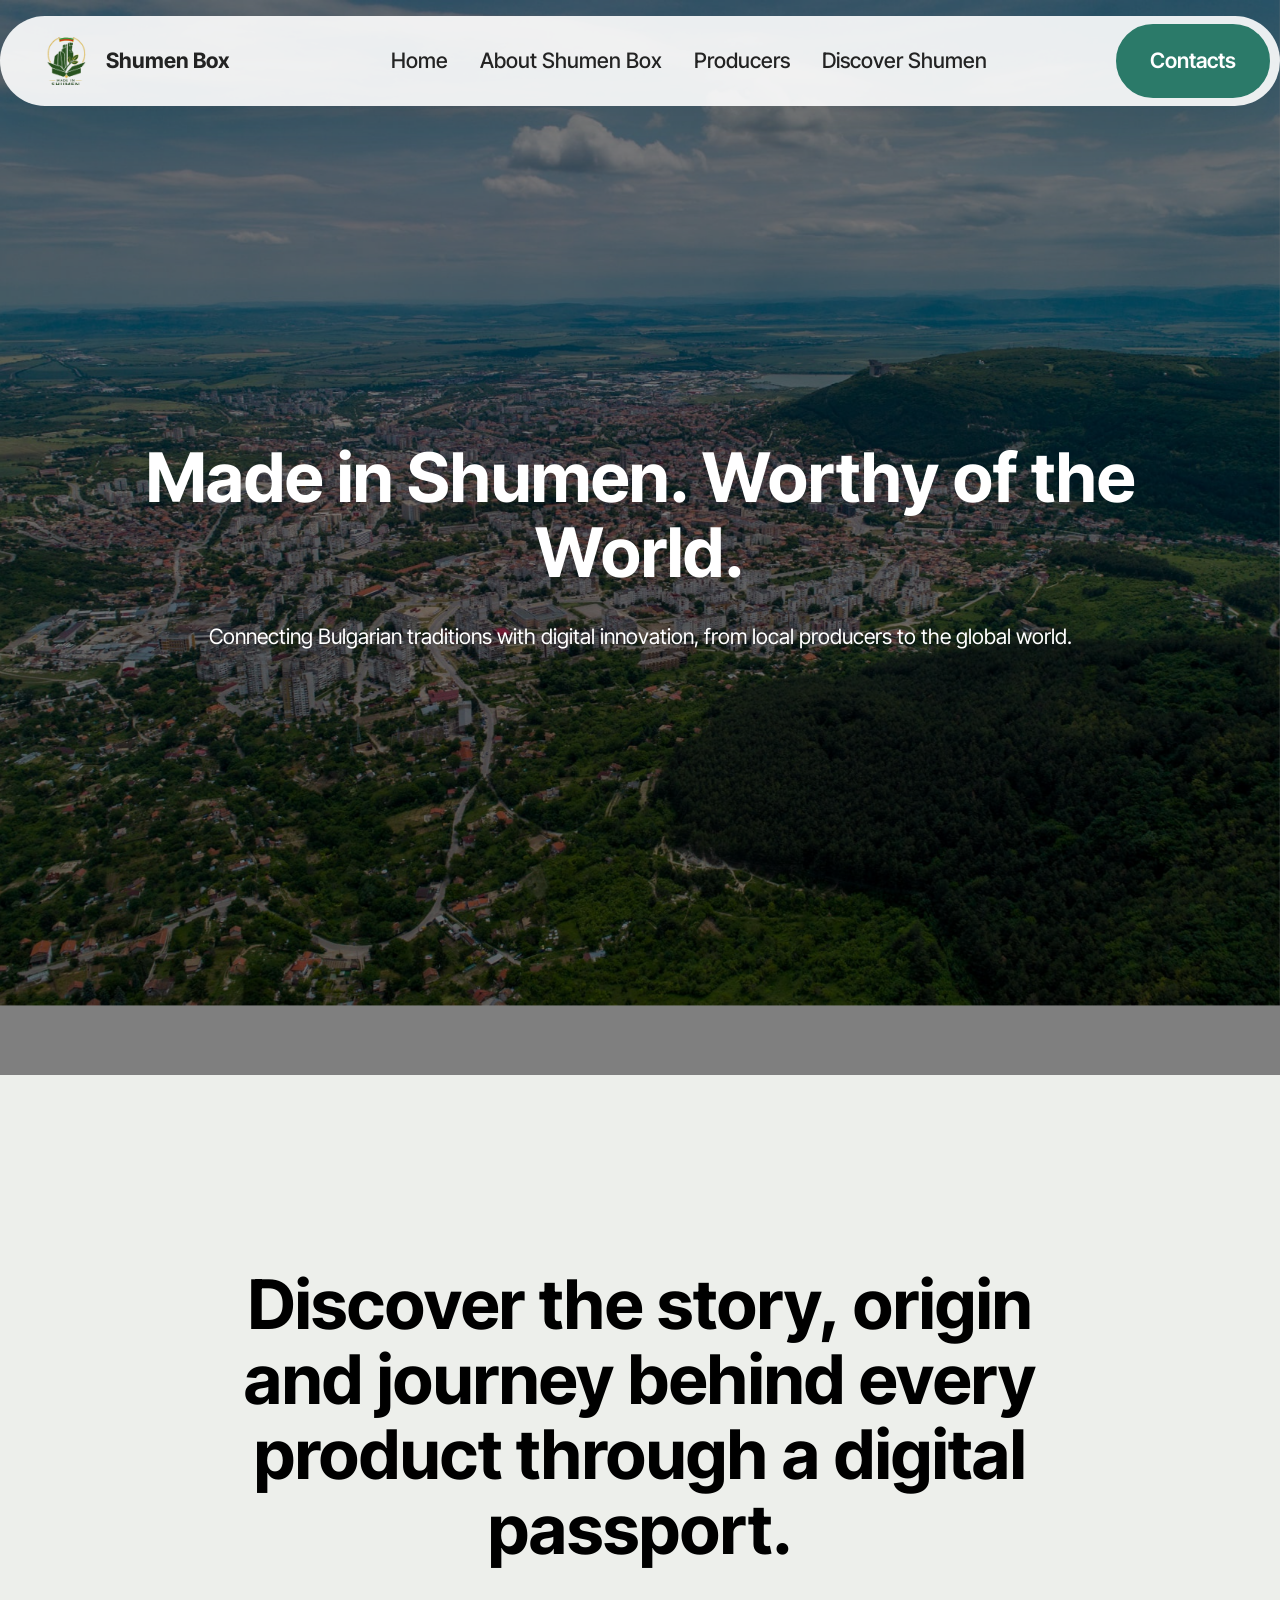
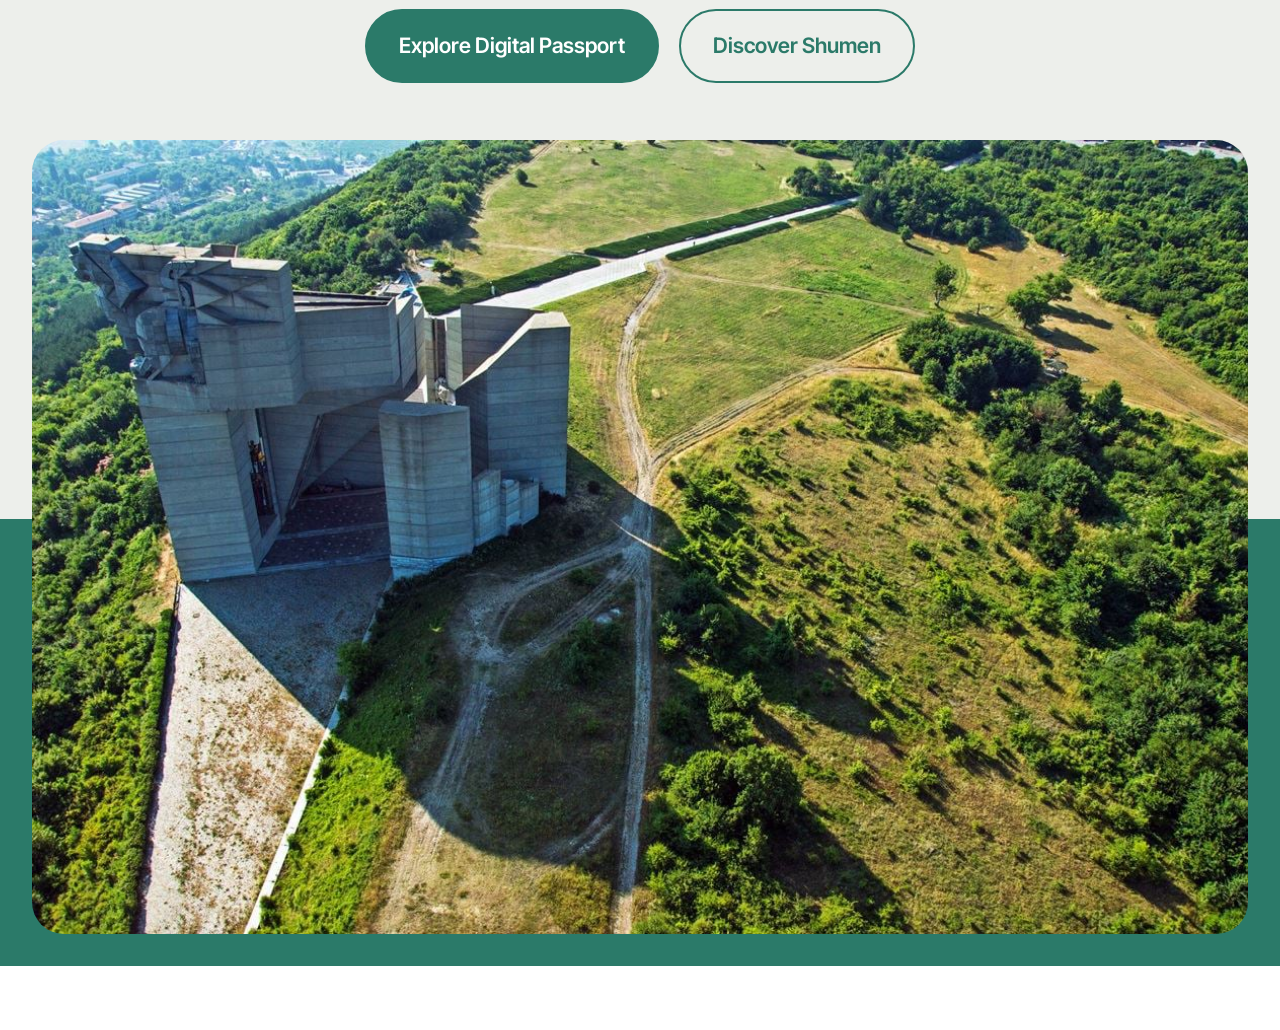
<file: index.html>
<!DOCTYPE html>
<html  >
<head>
  <!-- Site made with Mobirise Website Builder v6.1.12, https://mobirise.com -->
  <meta charset="UTF-8">
  <meta http-equiv="X-UA-Compatible" content="IE=edge">
  <meta name="generator" content="Mobirise v6.1.12, mobirise.com">
  <meta name="viewport" content="width=device-width, initial-scale=1, minimum-scale=1">
  <link rel="shortcut icon" href="assets/images/copilot-20260802-171207-96x96.png" type="image/x-icon">
  <meta name="description" content="">
  
  
  <title>Shumen Box</title>
  <link rel="stylesheet" href="assets/web/assets/mobirise-icons2/mobirise2.css">
  <link rel="stylesheet" href="assets/bootstrap/css/bootstrap.min.css">
  <link rel="stylesheet" href="assets/parallax/jarallax.css">
  <link rel="stylesheet" href="assets/animatecss/animate.css">
  <link rel="stylesheet" href="assets/dropdown/css/style.css">
  <link rel="stylesheet" href="assets/theme/css/style.css">
  <link rel="preload" href="https://fonts.googleapis.com/css?family=Inter+Tight:100,200,300,400,500,600,700,800,900,100i,200i,300i,400i,500i,600i,700i,800i,900i&display=swap" as="style" onload="this.onload=null;this.rel='stylesheet'">
  <noscript><link rel="stylesheet" href="https://fonts.googleapis.com/css?family=Inter+Tight:100,200,300,400,500,600,700,800,900,100i,200i,300i,400i,500i,600i,700i,800i,900i&display=swap"></noscript>
  <link rel="preload" as="style" href="assets/mobirise/css/mbr-additional.css?v=fB5IUW"><link rel="stylesheet" href="assets/mobirise/css/mbr-additional.css?v=fB5IUW" type="text/css">

  
  
  
</head>
<body>
  
  <section data-bs-version="5.1" class="menu menu2 cid-tJS6tZXiPa" once="menu" id="menu02-0">
	

	<nav class="navbar navbar-dropdown navbar-fixed-top navbar-expand-lg">
		<div class="container">
			<div class="navbar-brand">
				<span class="navbar-logo">
					<a href=".">
						<img src="assets/images/copilot-20260802-171207-96x96.png" alt="" style="height: 3rem;">
					</a>
				</span>
				<span class="navbar-caption-wrap"><a class="navbar-caption text-black text-primary display-4" href="index.html#header05-1">Shumen Box</a></span>
			</div>
			<button class="navbar-toggler" type="button" data-toggle="collapse" data-bs-toggle="collapse" data-target="#navbarSupportedContent" data-bs-target="#navbarSupportedContent" aria-controls="navbarNavAltMarkup" aria-expanded="false" aria-label="Toggle navigation">
				<div class="hamburger">
					<span></span>
					<span></span>
					<span></span>
					<span></span>
				</div>
			</button>
			<div class="collapse navbar-collapse" id="navbarSupportedContent">
				<ul class="navbar-nav nav-dropdown" data-app-modern-menu="true"><li class="nav-item">
						<a class="nav-link link text-black text-primary display-4" href="index.html">Home</a>
					</li><li class="nav-item"><a class="nav-link link text-black text-primary display-4" href="about.html">About Shumen Box</a></li>
					<li class="nav-item">
						<a class="nav-link link text-black text-primary display-4" href="producers.html" aria-expanded="false">Producers</a>
					</li>
					<li class="nav-item"><a class="nav-link link text-black text-primary display-4" href="discover.html">Discover Shumen</a></li></ul>
				
				<div class="navbar-buttons mbr-section-btn"><a class="btn btn-primary display-4" href="contacts.html">Contacts</a></div>
			</div>
		</div>
	</nav>
</section>

<section data-bs-version="5.1" class="header16 cid-vrkcIm1JH8 mbr-fullscreen mbr-parallax-background" id="header17-1l">
  
  <div class="mbr-overlay" style="opacity: 0.5; background-color: rgb(0, 0, 0);"></div>
  <div class="container-fluid">
    <div class="row">
      <div class="content-wrap col-12 col-md-12">
        <h1 class="mbr-section-title mbr-fonts-style mbr-white mb-4 display-1"><strong><br></strong><br><br><br><br><strong>Made in Shumen. Worthy of the World.</strong></h1>
        
        <p class="mbr-fonts-style mbr-text mbr-white mb-4 display-7">Connecting Bulgarian traditions with digital innovation, from local producers to the global world.<br><br><br><br><br><br><br><br><br><br><br>&nbsp;</p>
        
      </div>
    </div>
  </div>
</section>

<section data-bs-version="5.1" class="header5 cid-tJS6uM4N87" id="header05-1">
	

	
	
	<div class="topbg"></div>
	<div class="align-center container">
		<div class="row justify-content-center">
			<div class="col-md-12 col-lg-9">
				<h1 class="mbr-section-title mbr-fonts-style mb-4 display-1"><strong>Discover the story, origin and journey behind every product through a digital passport.</strong></h1>
				<p class="mbr-text mbr-fonts-style mb-4 display-7"></p>
				<div class="mbr-section-btn mt-3"><a class="btn btn-primary display-7" href="producers.html">Explore Digital Passport</a> <a class="btn btn-primary-outline display-7" href="discover.html">Discover Shumen</a></div>
			</div>
		</div>
		<div class="row mt-5 justify-content-center">
			<div class="col-12 col-lg-12">
				<img src="assets/images/r-1200x783.jpg" alt="Mobirise Website Builder" title="">
			</div>
		</div>
	</div>
</section><section class="display-7" style="padding: 0;align-items: center;justify-content: center;flex-wrap: wrap;    align-content: center;display: flex;position: relative;height: 4rem;"><a href="https://mobiri.se/" style="flex: 1 1;height: 4rem;position: absolute;width: 100%;z-index: 1;"><img alt="" style="height: 4rem;" src="[data-uri]"></a><p style="margin: 0;text-align: center;" class="display-7">&#8204;</p><a style="z-index:1" href="https://mobirise.com/builder/ai-website-maker.html">AI Website Maker</a></section><script src="assets/bootstrap/js/bootstrap.bundle.min.js"></script>  <script src="assets/parallax/jarallax.js"></script>  <script src="assets/smoothscroll/smooth-scroll.js"></script>  <script src="assets/ytplayer/index.js"></script>  <script src="assets/dropdown/js/navbar-dropdown.js"></script>  <script src="assets/theme/js/script.js"></script>  
  
  
  <input name="animation" type="hidden">
  </body>
</html>
</file>
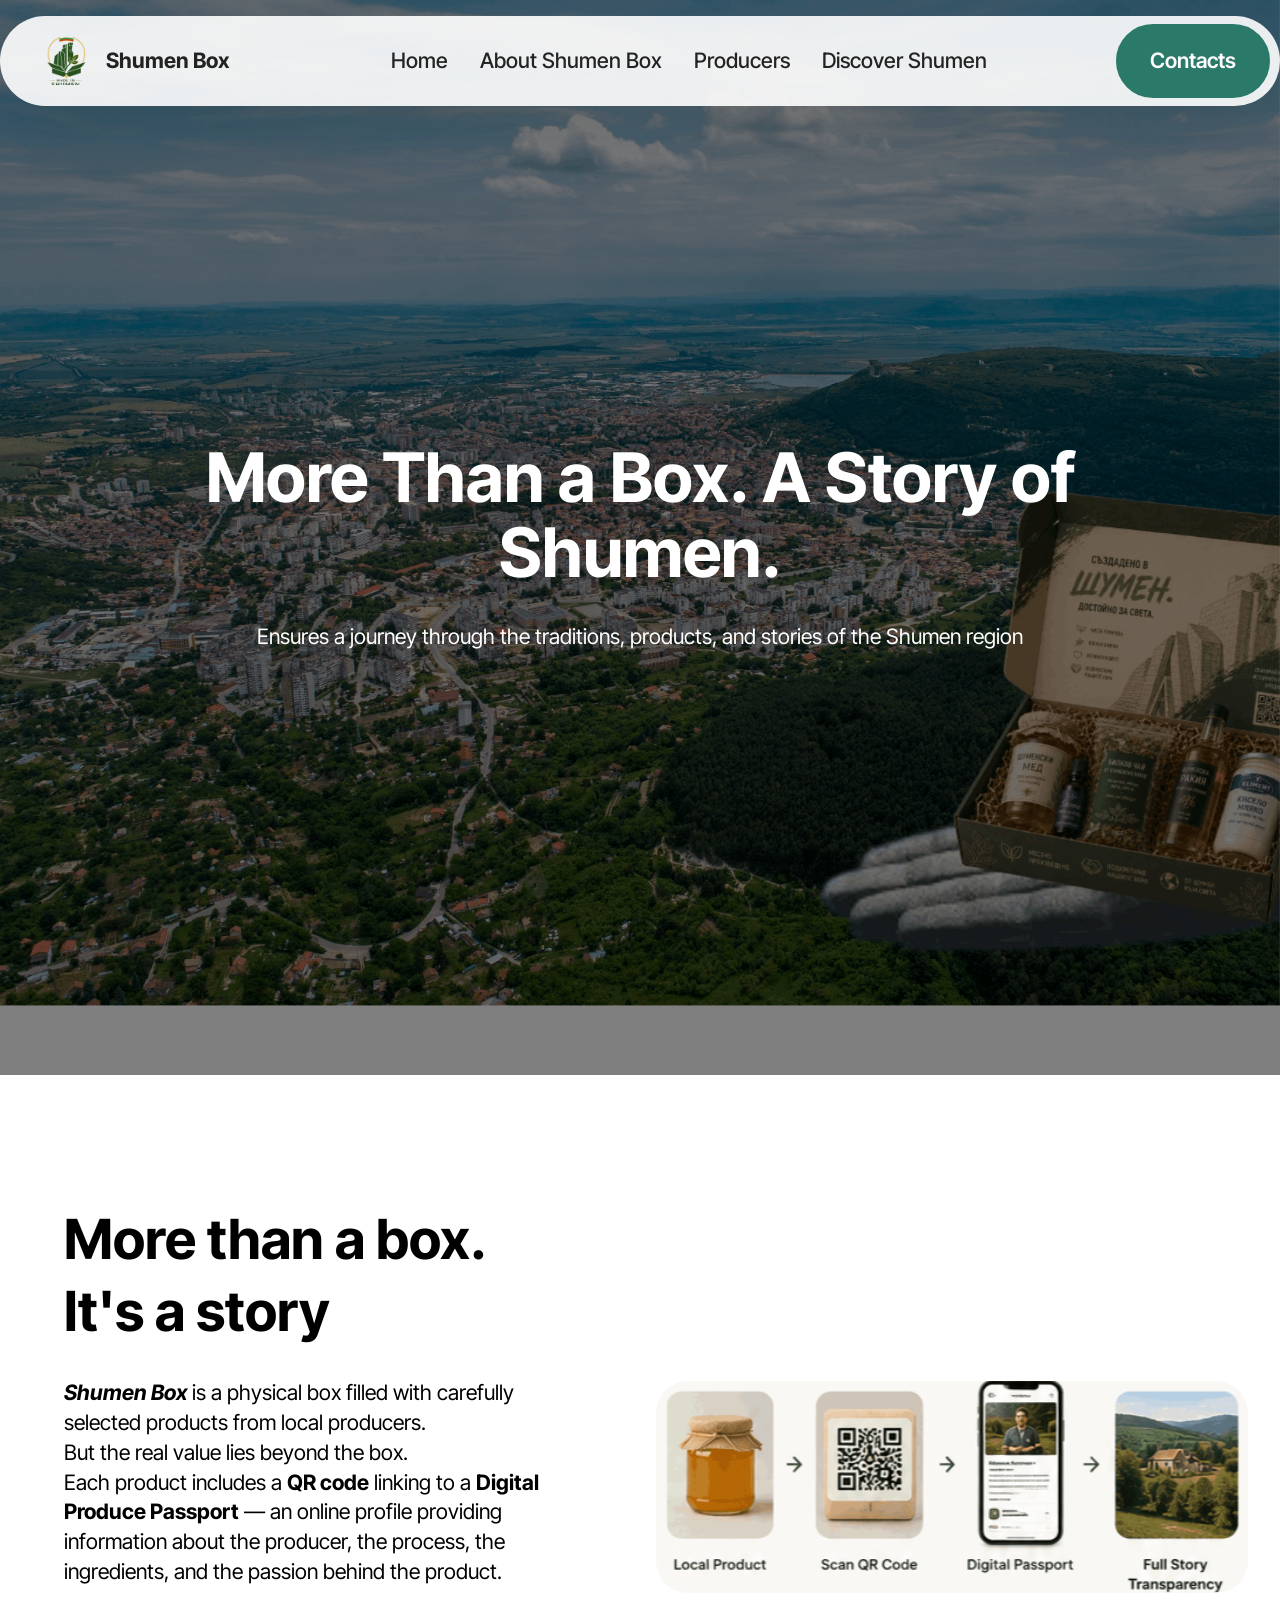
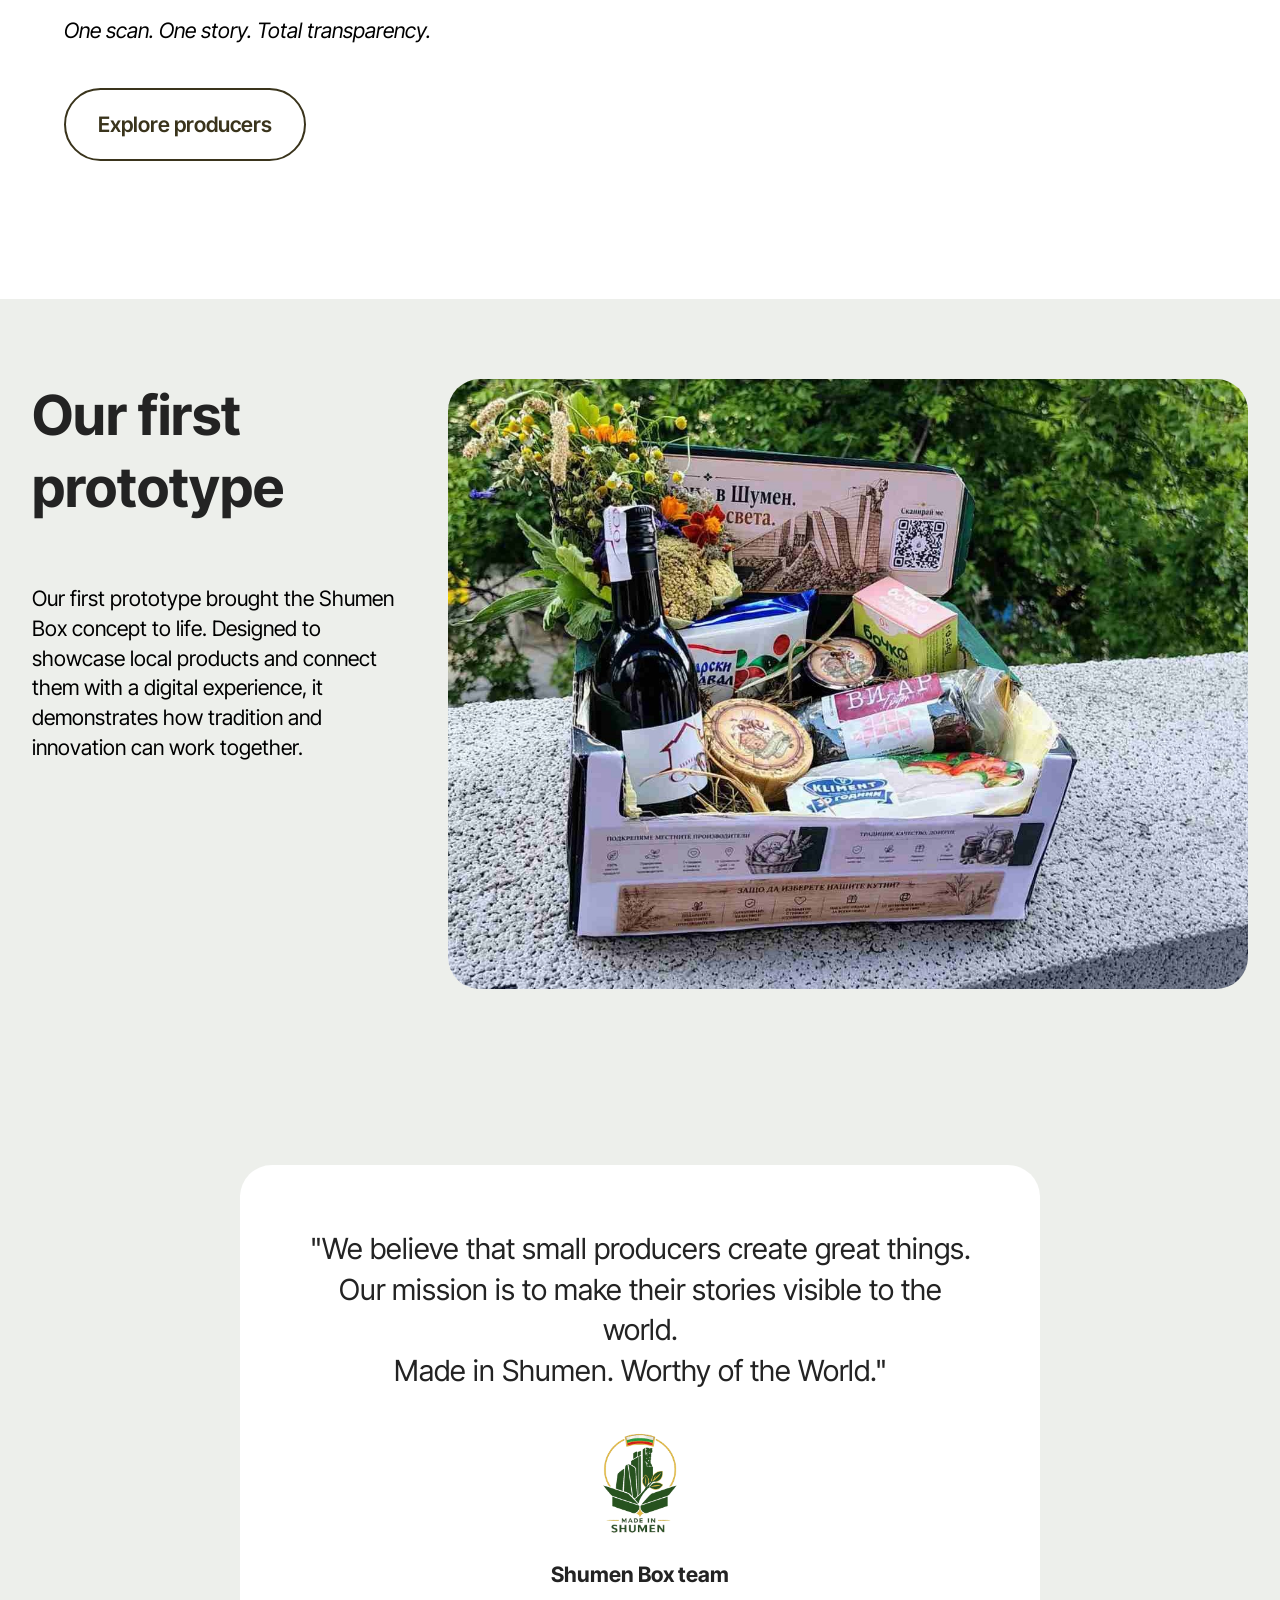
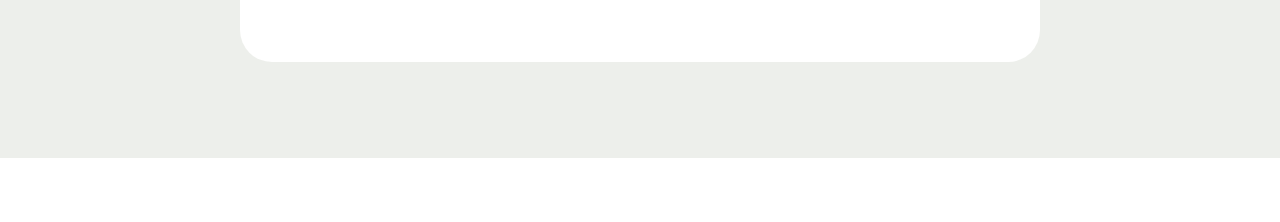
<file: about.html>
<!DOCTYPE html>
<html  >
<head>
  <!-- Site made with Mobirise Website Builder v6.1.12, https://mobirise.com -->
  <meta charset="UTF-8">
  <meta http-equiv="X-UA-Compatible" content="IE=edge">
  <meta name="generator" content="Mobirise v6.1.12, mobirise.com">
  <meta name="viewport" content="width=device-width, initial-scale=1, minimum-scale=1">
  <link rel="shortcut icon" href="assets/images/copilot-20260802-171207-96x96.png" type="image/x-icon">
  <meta name="description" content="">
  
  
  <title>about-shumen-box</title>
  <link rel="stylesheet" href="assets/web/assets/mobirise-icons2/mobirise2.css">
  <link rel="stylesheet" href="assets/bootstrap/css/bootstrap.min.css">
  <link rel="stylesheet" href="assets/parallax/jarallax.css">
  <link rel="stylesheet" href="assets/animatecss/animate.css">
  <link rel="stylesheet" href="assets/dropdown/css/style.css">
  <link rel="stylesheet" href="assets/theme/css/style.css">
  <link rel="preload" href="https://fonts.googleapis.com/css?family=Inter+Tight:100,200,300,400,500,600,700,800,900,100i,200i,300i,400i,500i,600i,700i,800i,900i&display=swap" as="style" onload="this.onload=null;this.rel='stylesheet'">
  <noscript><link rel="stylesheet" href="https://fonts.googleapis.com/css?family=Inter+Tight:100,200,300,400,500,600,700,800,900,100i,200i,300i,400i,500i,600i,700i,800i,900i&display=swap"></noscript>
  <link rel="preload" as="style" href="assets/mobirise/css/mbr-additional.css?v=qRqbIO"><link rel="stylesheet" href="assets/mobirise/css/mbr-additional.css?v=qRqbIO" type="text/css">

  
  
  
</head>
<body>
  
  <section data-bs-version="5.1" class="menu menu2 cid-vrsLWCisLT" once="menu" id="menu02-3w">
	

	<nav class="navbar navbar-dropdown navbar-fixed-top navbar-expand-lg">
		<div class="container">
			<div class="navbar-brand">
				<span class="navbar-logo">
					<a href=".">
						<img src="assets/images/copilot-20260802-171207-96x96.png" alt="" style="height: 3rem;">
					</a>
				</span>
				<span class="navbar-caption-wrap"><a class="navbar-caption text-black text-primary display-4" href="index.html#header05-1">Shumen Box</a></span>
			</div>
			<button class="navbar-toggler" type="button" data-toggle="collapse" data-bs-toggle="collapse" data-target="#navbarSupportedContent" data-bs-target="#navbarSupportedContent" aria-controls="navbarNavAltMarkup" aria-expanded="false" aria-label="Toggle navigation">
				<div class="hamburger">
					<span></span>
					<span></span>
					<span></span>
					<span></span>
				</div>
			</button>
			<div class="collapse navbar-collapse" id="navbarSupportedContent">
				<ul class="navbar-nav nav-dropdown" data-app-modern-menu="true"><li class="nav-item">
						<a class="nav-link link text-black text-primary display-4" href="index.html">Home</a>
					</li><li class="nav-item"><a class="nav-link link text-black text-primary display-4" href="about.html">About Shumen Box</a></li>
					<li class="nav-item">
						<a class="nav-link link text-black text-primary display-4" href="producers.html" aria-expanded="false">Producers</a>
					</li>
					<li class="nav-item"><a class="nav-link link text-black text-primary display-4" href="discover.html">Discover Shumen</a></li></ul>
				
				<div class="navbar-buttons mbr-section-btn"><a class="btn btn-primary display-4" href="contacts.html">Contacts</a></div>
			</div>
		</div>
	</nav>
</section>

<section data-bs-version="5.1" class="header16 cid-vrsLWDDpCr mbr-fullscreen mbr-parallax-background" id="header17-3x">
  
  <div class="mbr-overlay" style="opacity: 0.5; background-color: rgb(0, 0, 0);"></div>
  <div class="container-fluid">
    <div class="row">
      <div class="content-wrap col-12 col-md-12">
        <h1 class="mbr-section-title mbr-fonts-style mbr-white mb-4 display-1"><strong><br></strong><br><br><br><br><strong>More Than a Box. A Story of Shumen.</strong></h1>
        
        <p class="mbr-fonts-style mbr-text mbr-white mb-4 display-7">Ensures a journey through the traditions, products, and stories of the Shumen region<br><br><br><br><br><br><br><br><br><br><br>&nbsp;</p>
        
      </div>
    </div>
  </div>
</section>

<section data-bs-version="5.1" class="start article4 cid-vrsLWFzvEN" id="article04-3y">
	

	
	

	<div class="container">
		<div class="row justify-content-center">
			<div class="col-12 col-md-12 col-lg-6 image-wrapper">
				<img class="w-100" src="assets/images/chatgpt20image206.08.202620d0b3.2001-12-54-1024x1536.png" alt="Mobirise Website Builder">
			</div>
			<div class="col-12 col-md-12 col-lg">
				<div class="text-wrapper align-left">
					<h1 class="mbr-section-title mbr-fonts-style mb-4 display-2"><strong>More than a box.</strong><br><strong>It's a story</strong></h1>
					<p class="mbr-text mbr-fonts-style mb-4 display-7"><em><strong>Shumen Box</strong></em> is a physical box filled with carefully selected products from local producers.<br>But the real value lies beyond the box.<br>Each product includes a <strong>QR code</strong> linking to a <strong>Digital Produce Passport</strong> — an online profile providing information about the producer, the process, the ingredients, and the passion behind the product.<br><br><em>One scan. One story. Total transparency.</em></p>
					<div class="mbr-section-btn mt-3"><a class="btn btn-lg btn-success-outline display-7" href="producers.html">Explore producers</a></div>
				</div>
			</div>
		</div>
	</div>
</section>

<section data-bs-version="5.1" class="image08 cid-vrBKhBPWdh" id="image08-4f">
  
  
  
  <div class="container">
    <div class="row justify-content-center">
      <div class="col-lg-4">
        <div class="col-12 col-md-12">
          <h5 class="mbr-section-title mbr-fonts-style mt-0 mb-4 display-2"><strong>Our first prototype</strong></h5>
          <h6 class="mbr-section-subtitle mbr-fonts-style mt-0 mb-4 display-7"><br>Our first prototype brought the Shumen Box concept to life. Designed to showcase local products and connect them with a digital experience, it demonstrates how tradition and innovation can work together.</h6>
          
        </div>
      </div>
      <div class="col-lg-8 side-features">
        <div class="image-wrapper mb-4">
          <img class="w-100" src="assets/images/viber-d0b8d0b7d0bed0b1d180d0b0d0b6d0b5d0bdd0b8d0b5-2026-08-07-14-05-03-803-1600x1600.jpeg" alt="Mobirise Website Builder">
        </div>
      </div>
    </div>
  </div>
</section>

<section data-bs-version="5.1" class="people06 cid-vrsV4MoodL" id="people06-44">   
    

    
    
    <div class="container">
        <div class="row justify-content-center">
            <div class="card col-12 col-md-12 col-lg-8">
                <div class="card-wrapper">
                    <div class="card-box align-center">
                        <p class="card-text mbr-fonts-style display-5">"We believe that small producers create great things. Our mission is to make their stories visible to the world.<br>Made in Shumen. Worthy of the World."</p>
                        <div class="img-wrapper mt-4 justify-content-center">
                            <img src="assets/images/copilot-20260802-171206-240x240.png" alt="" data-slide-to="0" data-bs-slide-to="0">
                        </div>
                        <p class="card-title mbr-fonts-style mt-3 display-7"><strong>Shumen Box team</strong></p>
                    </div>
                </div>
            </div>
        </div>
    </div>
</section><section class="display-7" style="padding: 0;align-items: center;justify-content: center;flex-wrap: wrap;    align-content: center;display: flex;position: relative;height: 4rem;"><a href="https://mobiri.se/" style="flex: 1 1;height: 4rem;position: absolute;width: 100%;z-index: 1;"><img alt="" style="height: 4rem;" src="[data-uri]"></a><p style="margin: 0;text-align: center;" class="display-7">&#8204;</p><a style="z-index:1" href="https://mobirise.com/builder/no-code-website-builder.html">No Code Website Builder</a></section><script src="assets/bootstrap/js/bootstrap.bundle.min.js"></script>  <script src="assets/parallax/jarallax.js"></script>  <script src="assets/smoothscroll/smooth-scroll.js"></script>  <script src="assets/ytplayer/index.js"></script>  <script src="assets/dropdown/js/navbar-dropdown.js"></script>  <script src="assets/theme/js/script.js"></script>  
  
  
  <input name="animation" type="hidden">
  </body>
</html>
</file>
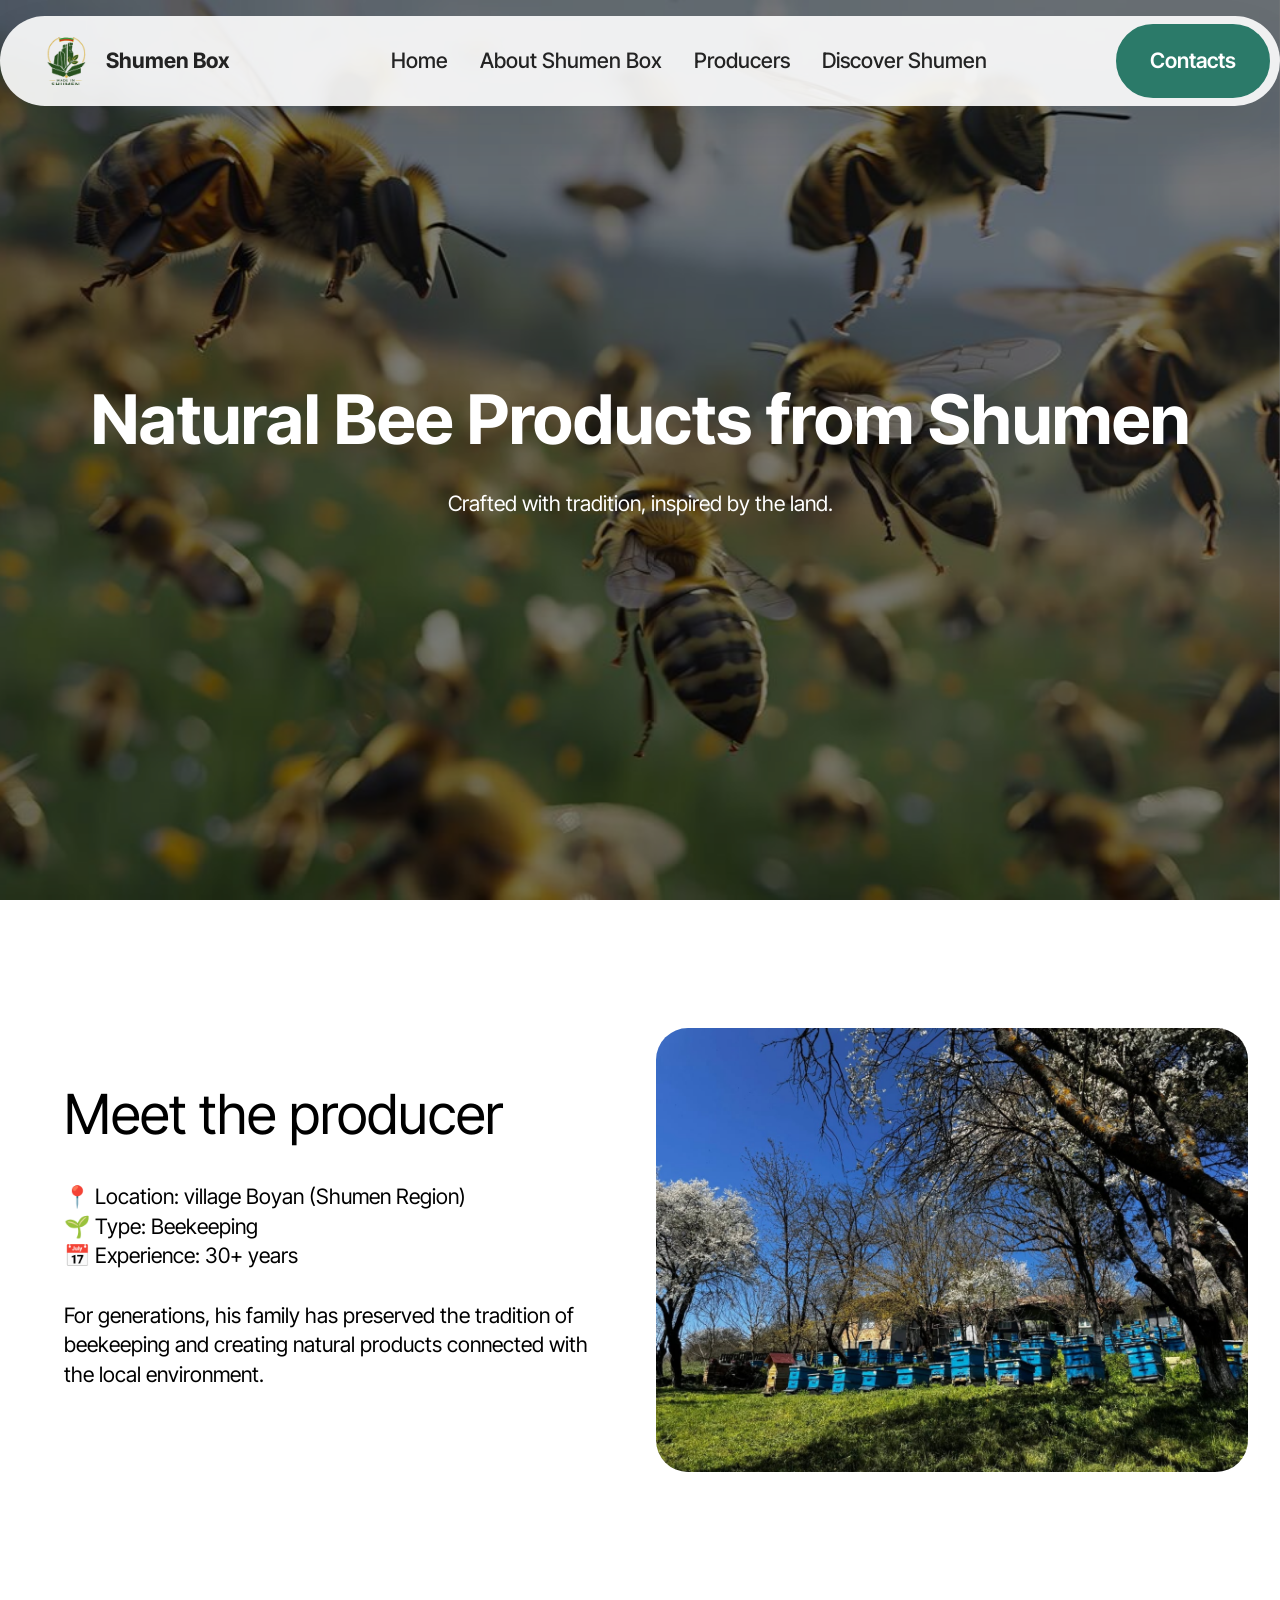
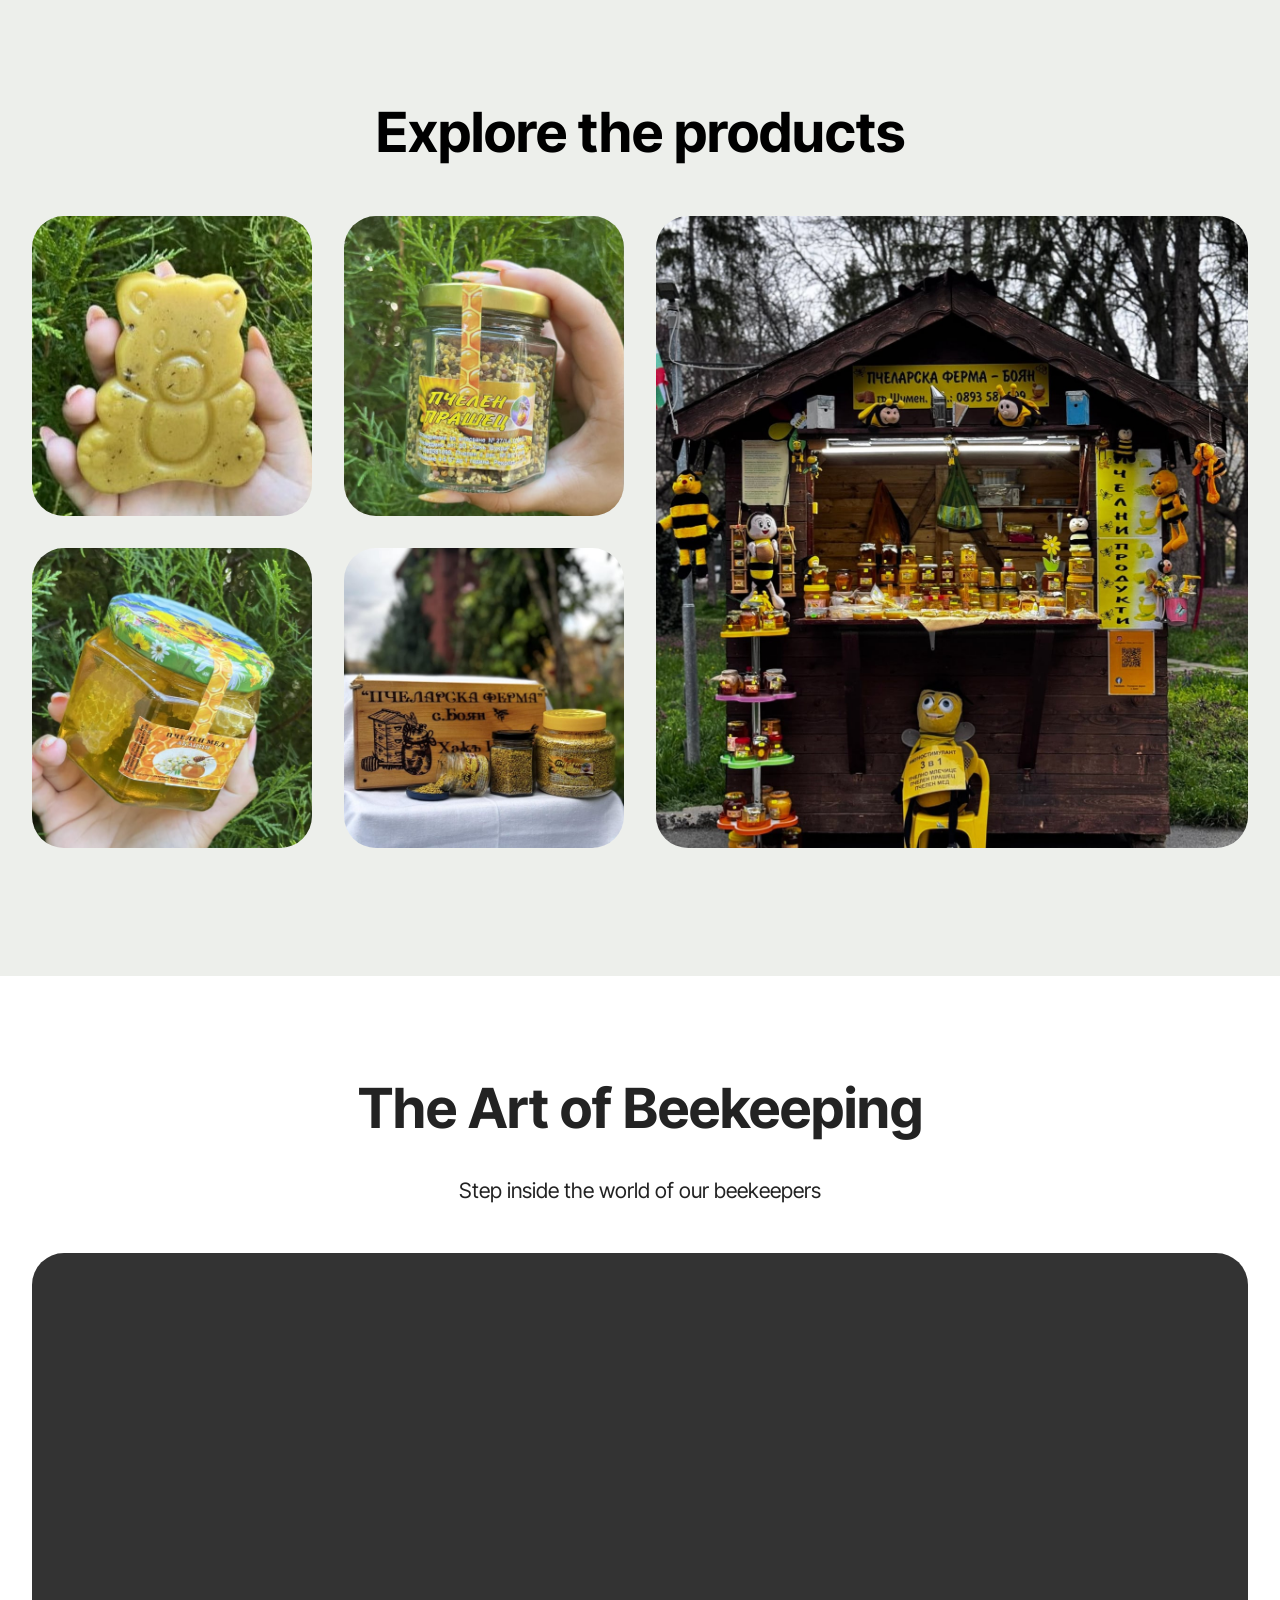
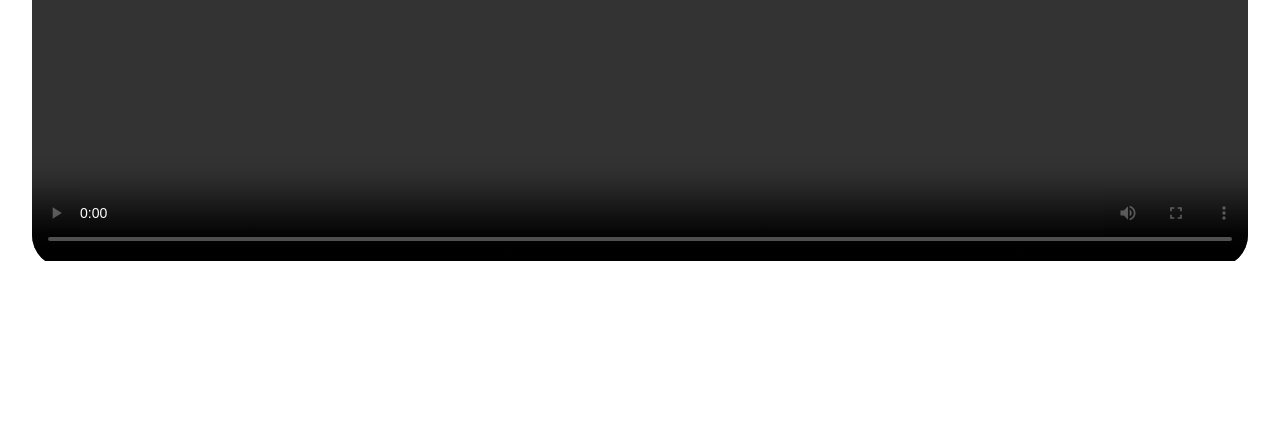
<file: bee.html>
<!DOCTYPE html>
<html  >
<head>
  <!-- Site made with Mobirise Website Builder v6.1.12, https://mobirise.com -->
  <meta charset="UTF-8">
  <meta http-equiv="X-UA-Compatible" content="IE=edge">
  <meta name="generator" content="Mobirise v6.1.12, mobirise.com">
  <meta name="viewport" content="width=device-width, initial-scale=1, minimum-scale=1">
  <link rel="shortcut icon" href="assets/images/copilot-20260802-171207-96x96.png" type="image/x-icon">
  <meta name="description" content="">
  
  
  <title>bee</title>
  <link rel="stylesheet" href="assets/web/assets/mobirise-icons2/mobirise2.css">
  <link rel="stylesheet" href="assets/bootstrap/css/bootstrap.min.css">
  <link rel="stylesheet" href="assets/parallax/jarallax.css">
  <link rel="stylesheet" href="assets/animatecss/animate.css">
  <link rel="stylesheet" href="assets/dropdown/css/style.css">
  <link rel="stylesheet" href="assets/theme/css/style.css">
  <link rel="preload" href="https://fonts.googleapis.com/css?family=Inter+Tight:100,200,300,400,500,600,700,800,900,100i,200i,300i,400i,500i,600i,700i,800i,900i&display=swap" as="style" onload="this.onload=null;this.rel='stylesheet'">
  <noscript><link rel="stylesheet" href="https://fonts.googleapis.com/css?family=Inter+Tight:100,200,300,400,500,600,700,800,900,100i,200i,300i,400i,500i,600i,700i,800i,900i&display=swap"></noscript>
  <link rel="preload" as="style" href="assets/mobirise/css/mbr-additional.css?v=Ghcz9B"><link rel="stylesheet" href="assets/mobirise/css/mbr-additional.css?v=Ghcz9B" type="text/css">

  
  
  
</head>
<body>
  
  <section data-bs-version="5.1" class="menu menu2 cid-vrkl64FN90" once="menu" id="menu02-22">
	

	<nav class="navbar navbar-dropdown navbar-fixed-top navbar-expand-lg">
		<div class="container">
			<div class="navbar-brand">
				<span class="navbar-logo">
					<a href=".">
						<img src="assets/images/copilot-20260802-171207-96x96.png" alt="" style="height: 3rem;">
					</a>
				</span>
				<span class="navbar-caption-wrap"><a class="navbar-caption text-black text-primary display-4" href="index.html#header05-1">Shumen Box</a></span>
			</div>
			<button class="navbar-toggler" type="button" data-toggle="collapse" data-bs-toggle="collapse" data-target="#navbarSupportedContent" data-bs-target="#navbarSupportedContent" aria-controls="navbarNavAltMarkup" aria-expanded="false" aria-label="Toggle navigation">
				<div class="hamburger">
					<span></span>
					<span></span>
					<span></span>
					<span></span>
				</div>
			</button>
			<div class="collapse navbar-collapse" id="navbarSupportedContent">
				<ul class="navbar-nav nav-dropdown" data-app-modern-menu="true"><li class="nav-item">
						<a class="nav-link link text-black text-primary display-4" href="index.html">Home</a>
					</li><li class="nav-item"><a class="nav-link link text-black text-primary display-4" href="about.html">About Shumen Box</a></li>
					<li class="nav-item">
						<a class="nav-link link text-black text-primary display-4" href="producers.html" aria-expanded="false">Producers</a>
					</li>
					<li class="nav-item"><a class="nav-link link text-black text-primary display-4" href="discover.html">Discover Shumen</a></li></ul>
				
				<div class="navbar-buttons mbr-section-btn"><a class="btn btn-primary display-4" href="contacts.html">Contacts</a></div>
			</div>
		</div>
	</nav>
</section>

<section data-bs-version="5.1" class="header16 cid-vrn6uuL0KK mbr-fullscreen mbr-parallax-background" id="header17-32">
  
  <div class="mbr-overlay" style="opacity: 0.5; background-color: rgb(0, 0, 0);"></div>
  <div class="container-fluid">
    <div class="row">
      <div class="content-wrap col-12 col-md-12">
        <h1 class="mbr-section-title mbr-fonts-style mbr-white mb-4 display-1">
          <strong><br></strong><br><strong><br></strong><br><strong>Natural Bee Products from Shumen</strong></h1>
        
        <p class="mbr-fonts-style mbr-text mbr-white mb-4 display-7">Crafted with tradition, inspired by the land.<br><br><br><br><br><br><br><br><br><br></p>
        
      </div>
    </div>
  </div>
</section>

<section data-bs-version="5.1" class="start article4 cid-vrkHJQabWe" id="article04-24">
	

	
	

	<div class="container">
		<div class="row justify-content-center">
			<div class="col-12 col-md-12 col-lg-6 image-wrapper">
				<img class="w-100" src="assets/images/672432323-1512331724268504-9099874221465233205-n-1256x942.jpg" alt="Mobirise Website Builder">
			</div>
			<div class="col-12 col-md-12 col-lg">
				<div class="text-wrapper align-left">
					<h1 class="mbr-section-title mbr-fonts-style mb-4 display-2">Meet the producer<br></h1>
					<p class="mbr-text mbr-fonts-style mb-4 display-7">📍 Location: village Boyan (Shumen Region)<br>🌱 Type: Beekeeping<br>📅 Experience: 30+ years<br><br>For generations, his family has preserved the tradition of beekeeping and creating natural products connected with the local environment.</p>
					
				</div>
			</div>
		</div>
	</div>
</section>

<section data-bs-version="5.1" class="gallery05 cid-vrkQiE6aPL" id="gallery05-2f">
    

    
    
    <div class="container">
        <div class="row justify-content-center">
            <div class="col-md-12 content-head mb-5">
                <h1 class="mbr-section-title mbr-fonts-style mb-0 display-2"><strong>Explore the products</strong></h1>
                
            </div>
        </div>
        <div class="row justify-content-center  blockContent">
            <div class="col-12 col-lg-6">
                <div class="row">
                    <div class="col-xs-12 col-sm-12 col-md-6 col-lg-6 active">
                        <div class="item-wrapper">
                            <div class="item-img">
                                <img src="assets/images/viber-d0b8d0b7d0bed0b1d180d0b0d0b6d0b5d0bdd0b8d0b5-2026-08-07-15-59-06-887-596x795.jpeg" alt="Mobirise Website Builder" title="" data-slide-to="0" data-bs-slide-to="0" class="smallImage">
                            </div>

                        </div>
                    </div>
                    <div class="col-md-6 col-xs-12 col-sm-12 col-lg-6">
                        <div class="item-wrapper">
                            <div class="item-img">
                                <img src="assets/images/viber-d0b8d0b7d0bed0b1d180d0b0d0b6d0b5d0bdd0b8d0b5-2026-08-07-15-59-06-947-596x793.jpg" alt="Mobirise Website Builder" title="" data-slide-to="1" data-bs-slide-to="1" class="smallImage">
                            </div>

                        </div>
                    </div>
                    <div class="col-xs-12 col-sm-12 col-md-6 col-lg-6">
                        <div class="item-wrapper">
                            <div class="item-img">
                                <img src="assets/images/viber-d0b8d0b7d0bed0b1d180d0b0d0b6d0b5d0bdd0b8d0b5-2026-08-07-15-59-06-999-596x795.jpg" alt="Mobirise Website Builder" title="" data-slide-to="2" data-bs-slide-to="2" class="smallImage">
                            </div>
                        </div>
                    </div>
                    <div class="col-xs-12 col-sm-12 col-md-6 col-lg-6">
                        <div class="item-wrapper">
                            <div class="item-img">
                                <img src="assets/images/727287316-1574603751374634-6387293216365276090-n-596x786.jpg" alt="Mobirise Website Builder" title="" data-slide-to="3" data-bs-slide-to="3" class="smallImage">
                            </div>
                        </div>
                    </div>
                </div>
            </div>
            <div class="col-12 col-lg-6">
                <div class="item-wrapper">
                    <div class="item-img ">
                        <img class="w-100 largeImage" src="assets/images/668487527-1503436555158021-3014468960683032508-n-1256x1675.jpg" alt="Mobirise Website Builder" data-slide-to="3" data-bs-slide-to="3">
                    </div>

                </div>
            </div>
        </div>
    </div>
</section>

<section data-bs-version="5.1" class="video04 cid-vrt3tKNx4I" id="video04-47">
    
    
    <div class="container">
        <div class="mbr-section-head mb-5">
            <h4 class="mbr-section-title mbr-fonts-style mb-0 mt-0 display-2"><strong>The Art of Beekeeping</strong></h4>
            <h5 class="mbr-section-subtitle mbr-fonts-style mt-4 display-7">Step inside the world of our beekeepers</h5>
        </div>
        <div class="row justify-content-center">
            <div class="col-12 col-md-12 video-block">
                <div class="video-wrapper"><video style="width:100%" controls autoplay loop playsinline><source src="https://res.cloudinary.com/g516xcvg/video/upload/v1794338187/Bee_farm.mp4?loop=1&amp;autoplay=1"/></video></div>
                <p class="mbr-text mt-3 mbr-fonts-style display-4"></p>
            </div>
        </div>
    </div>
</section><section class="display-7" style="padding: 0;align-items: center;justify-content: center;flex-wrap: wrap;    align-content: center;display: flex;position: relative;height: 4rem;"><a href="https://mobiri.se/" style="flex: 1 1;height: 4rem;position: absolute;width: 100%;z-index: 1;"><img alt="" style="height: 4rem;" src="[data-uri]"></a><p style="margin: 0;text-align: center;" class="display-7">&#8204;</p><a style="z-index:1" href="https://mobirise.com/builder/no-code-website-builder.html">No Code Website Builder</a></section><script src="assets/bootstrap/js/bootstrap.bundle.min.js"></script>  <script src="assets/parallax/jarallax.js"></script>  <script src="assets/smoothscroll/smooth-scroll.js"></script>  <script src="assets/ytplayer/index.js"></script>  <script src="assets/dropdown/js/navbar-dropdown.js"></script>  <script src="assets/theme/js/script.js"></script>  
  
  
  <input name="animation" type="hidden">
  </body>
</html>
</file>
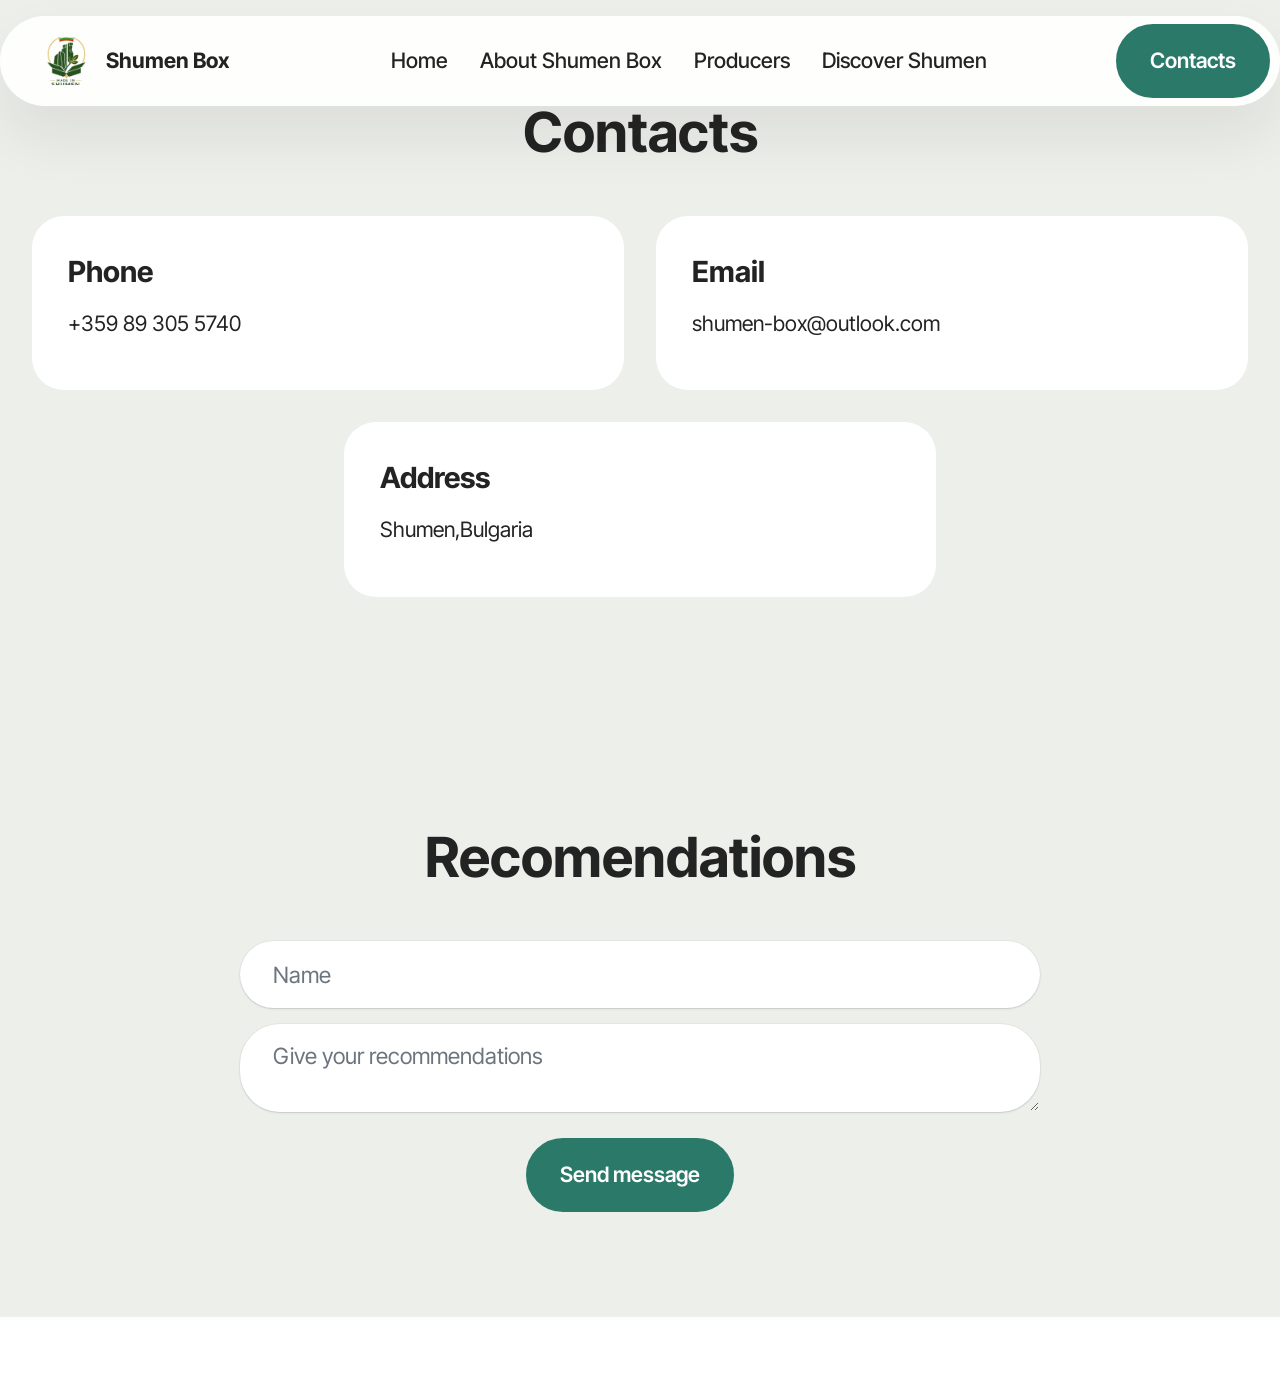
<file: contacts.html>
<!DOCTYPE html>
<html  >
<head>
  <!-- Site made with Mobirise Website Builder v6.1.12, https://mobirise.com -->
  <meta charset="UTF-8">
  <meta http-equiv="X-UA-Compatible" content="IE=edge">
  <meta name="generator" content="Mobirise v6.1.12, mobirise.com">
  <meta name="viewport" content="width=device-width, initial-scale=1, minimum-scale=1">
  <link rel="shortcut icon" href="assets/images/copilot-20260802-171207-96x96.png" type="image/x-icon">
  <meta name="description" content="">
  
  
  <title>contacts</title>
  <link rel="stylesheet" href="assets/web/assets/mobirise-icons2/mobirise2.css">
  <link rel="stylesheet" href="assets/bootstrap/css/bootstrap.min.css">
  <link rel="stylesheet" href="assets/animatecss/animate.css">
  <link rel="stylesheet" href="assets/dropdown/css/style.css">
  <link rel="stylesheet" href="assets/theme/css/style.css">
  <link rel="preload" href="https://fonts.googleapis.com/css?family=Inter+Tight:100,200,300,400,500,600,700,800,900,100i,200i,300i,400i,500i,600i,700i,800i,900i&display=swap" as="style" onload="this.onload=null;this.rel='stylesheet'">
  <noscript><link rel="stylesheet" href="https://fonts.googleapis.com/css?family=Inter+Tight:100,200,300,400,500,600,700,800,900,100i,200i,300i,400i,500i,600i,700i,800i,900i&display=swap"></noscript>
  <link rel="preload" as="style" href="assets/mobirise/css/mbr-additional.css?v=lBqNAW"><link rel="stylesheet" href="assets/mobirise/css/mbr-additional.css?v=lBqNAW" type="text/css">

  
  
  
</head>
<body>
  
  <section data-bs-version="5.1" class="menu menu2 cid-vrm8KPEz5O" once="menu" id="menu02-37">
	

	<nav class="navbar navbar-dropdown navbar-fixed-top navbar-expand-lg">
		<div class="container">
			<div class="navbar-brand">
				<span class="navbar-logo">
					<a href=".">
						<img src="assets/images/copilot-20260802-171207-96x96.png" alt="" style="height: 3rem;">
					</a>
				</span>
				<span class="navbar-caption-wrap"><a class="navbar-caption text-black text-primary display-4" href="index.html#header05-1">Shumen Box</a></span>
			</div>
			<button class="navbar-toggler" type="button" data-toggle="collapse" data-bs-toggle="collapse" data-target="#navbarSupportedContent" data-bs-target="#navbarSupportedContent" aria-controls="navbarNavAltMarkup" aria-expanded="false" aria-label="Toggle navigation">
				<div class="hamburger">
					<span></span>
					<span></span>
					<span></span>
					<span></span>
				</div>
			</button>
			<div class="collapse navbar-collapse" id="navbarSupportedContent">
				<ul class="navbar-nav nav-dropdown" data-app-modern-menu="true"><li class="nav-item">
						<a class="nav-link link text-black text-primary display-4" href="index.html">Home</a>
					</li><li class="nav-item"><a class="nav-link link text-black text-primary display-4" href="about.html">About Shumen Box</a></li>
					<li class="nav-item">
						<a class="nav-link link text-black text-primary display-4" href="producers.html" aria-expanded="false">Producers</a>
					</li>
					<li class="nav-item"><a class="nav-link link text-black text-primary display-4" href="discover.html">Discover Shumen</a></li></ul>
				
				<div class="navbar-buttons mbr-section-btn"><a class="btn btn-primary display-4" href="contacts.html">Contacts</a></div>
			</div>
		</div>
	</nav>
</section>

<section data-bs-version="5.1" class="contacts01 cid-vrnb95lkG9" id="contacts01-3a">
    

    
    
    <div class="container">
        <div class="row justify-content-center">
            <div class="col-12 content-head">
                <div class="mbr-section-head mb-5">
                    <h3 class="mbr-section-title mbr-fonts-style align-center mb-0 display-2">
                        <strong>Contacts</strong>
                    </h3>
                    
                </div>
            </div>
        </div>
        <div class="row">
            <div class="item features-without-image col-12 col-md-6 active">
                <div class="item-wrapper">
                    <div class="text-wrapper">
                        <h6 class="card-title mbr-fonts-style mb-3 display-5">
                            <strong>Phone</strong>
                        </h6>
                        <p class="mbr-text mbr-fonts-style display-7">+359 89 305 5740</p>
                    </div>
                </div>
            </div>
            <div class="item features-without-image col-12 col-md-6">
                <div class="item-wrapper">
                    <div class="text-wrapper">
                        <h6 class="card-title mbr-fonts-style mb-3 display-5">
                            <strong>Email</strong>
                        </h6>
                        <p class="mbr-text mbr-fonts-style display-7">shumen-box@outlook.com</p>
                    </div>
                </div>
            </div>
            <div class="item features-without-image col-12 col-md-6">
                <div class="item-wrapper">
                    <div class="text-wrapper">
                        <h6 class="card-title mbr-fonts-style mb-3 display-5">
                            <strong>Address</strong></h6>
                        <p class="mbr-text mbr-fonts-style display-7">Shumen,Bulgaria</p>
                    </div>
                </div>
            </div>
            
        </div>
    </div>
</section>

<section data-bs-version="5.1" class="form5 cid-vrnaOozKMN" id="form02-39">
    
    
    <div class="container">
        <div class="row justify-content-center">
            <div class="col-12 content-head">
                <div class="mbr-section-head mb-5">
                    <h3 class="mbr-section-title mbr-fonts-style align-center mb-0 display-2"><strong>Recomendations</strong></h3>
                    
                </div>
            </div>
        </div>
        <div class="row justify-content-center">
            <div class="col-lg-8 mx-auto mbr-form" data-form-type="formoid">
                <form action="https://mobirise.eu/" method="POST" class="mbr-form form-with-styler" data-form-title="Form Name"><input type="hidden" name="email" data-form-email="true" value="afLsu2H5fS88GvFeHqpKZmXskAvHZWvz3jR30SHRnemDsLByVJ57QajU0BdhMXwRv5iVJiUxl7DZ+6NhZTIZot6GwXU20hOGKU2AagKCrxgoyfDrS6ducI4kB86EWP2T">
                    <div class="row">
                        <div hidden="hidden" data-form-alert="" class="alert alert-success col-12">Thanks for filling out the form!</div>
                        <div hidden="hidden" data-form-alert-danger="" class="alert alert-danger col-12">
                            Oops...! some problem!
                        </div>
                    </div>
                    <div class="dragArea row">
                        <div class="col-md col-sm-12 form-group mb-3" data-for="name">
                            <input type="text" name="name" placeholder="Name" data-form-field="name" class="form-control" value="" id="name-form02-39">
                        </div>
                        
                        
                        <div class="col-12 form-group mb-3" data-for="textarea">
                            <textarea name="textarea" placeholder="Give your recommendations" data-form-field="textarea" class="form-control" id="textarea-form02-39"></textarea>
                        </div>
                        <div class="col-lg-12 col-md-12 col-sm-12 align-center mbr-section-btn">
                            <button type="submit" class="btn btn-primary display-7">Send message</button>
                        </div>
                    </div>
                </form>
            </div>
        </div>
    </div>
</section><section class="display-7" style="padding: 0;align-items: center;justify-content: center;flex-wrap: wrap;    align-content: center;display: flex;position: relative;height: 4rem;"><a href="https://mobiri.se/" style="flex: 1 1;height: 4rem;position: absolute;width: 100%;z-index: 1;"><img alt="" style="height: 4rem;" src="[data-uri]"></a><p style="margin: 0;text-align: center;" class="display-7">&#8204;</p><a style="z-index:1" href="https://mobirise.com/builder/ai-website-generator.html">AI Website Generator</a></section><script src="assets/bootstrap/js/bootstrap.bundle.min.js"></script>  <script src="assets/smoothscroll/smooth-scroll.js"></script>  <script src="assets/ytplayer/index.js"></script>  <script src="assets/dropdown/js/navbar-dropdown.js"></script>  <script src="assets/theme/js/script.js"></script>  <script src="assets/formoid/formoid.min.js"></script>  
  
  
  <input name="animation" type="hidden">
  </body>
</html>
</file>
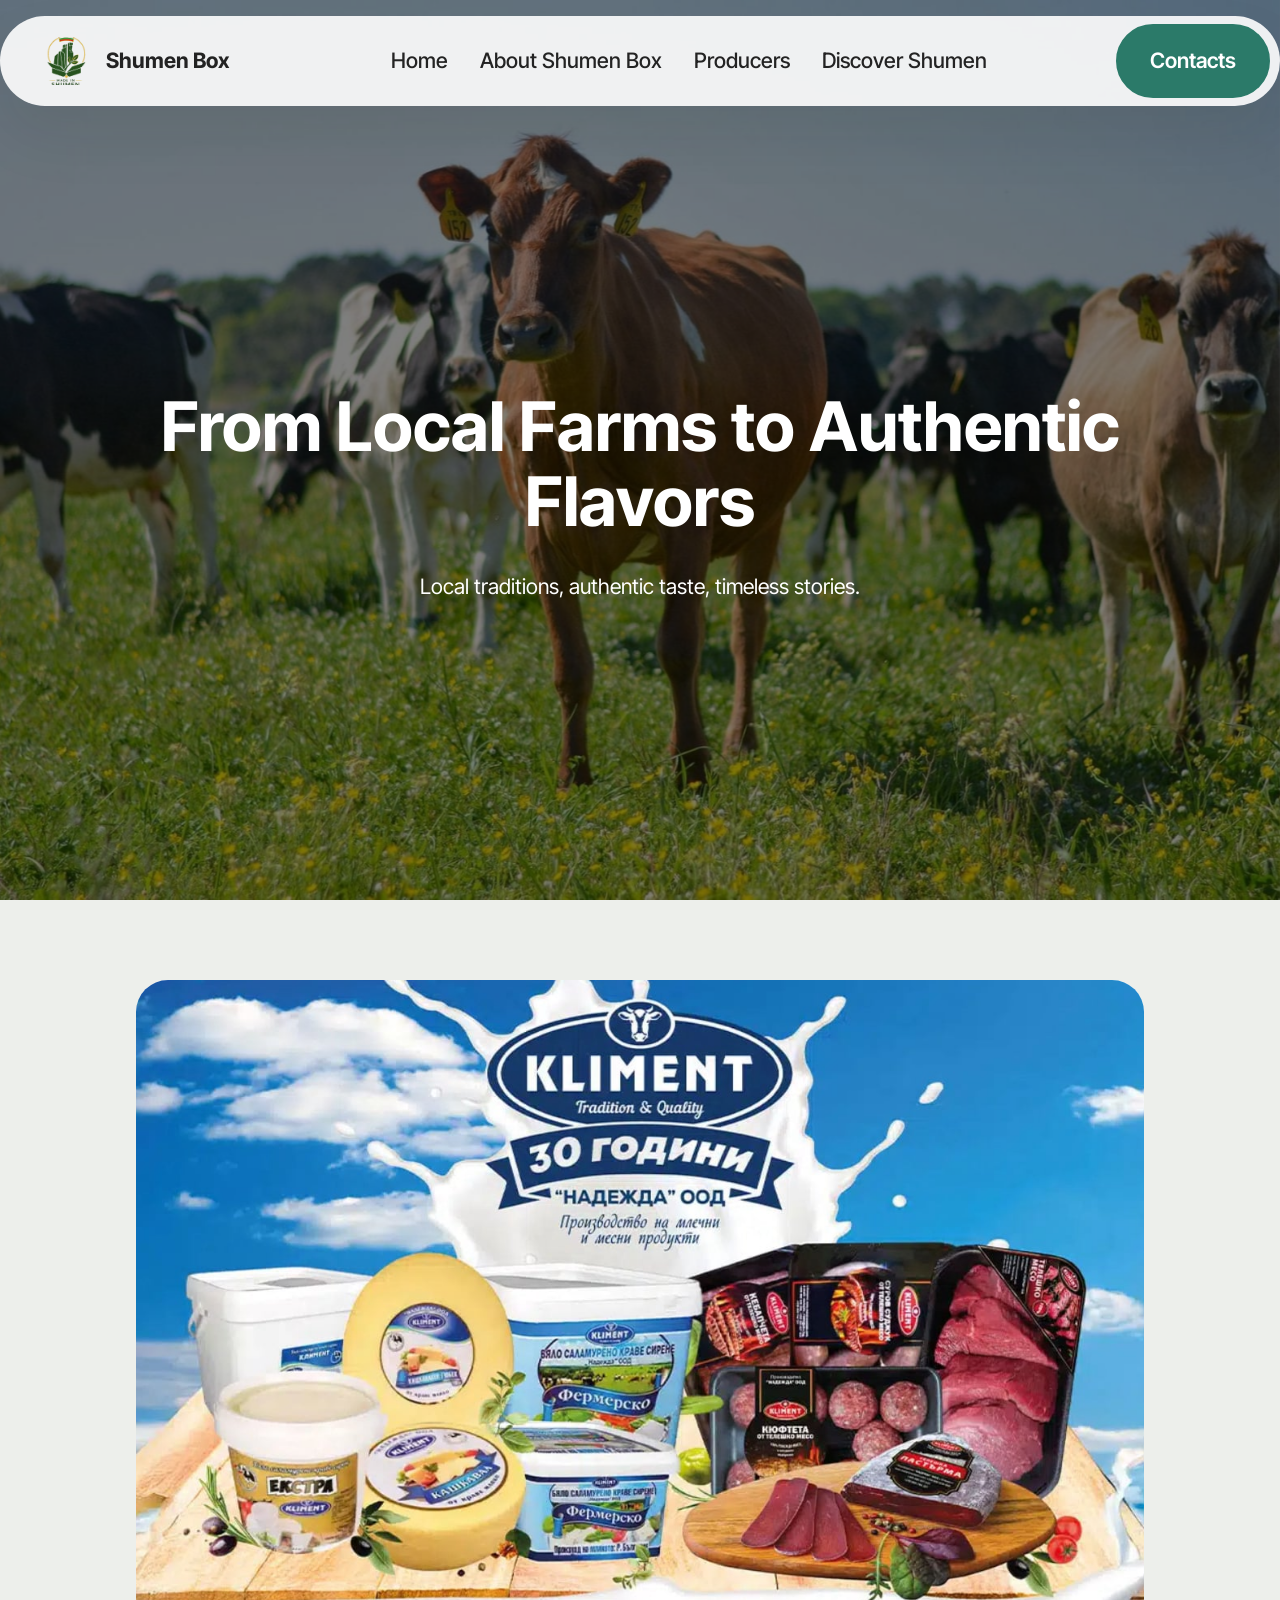
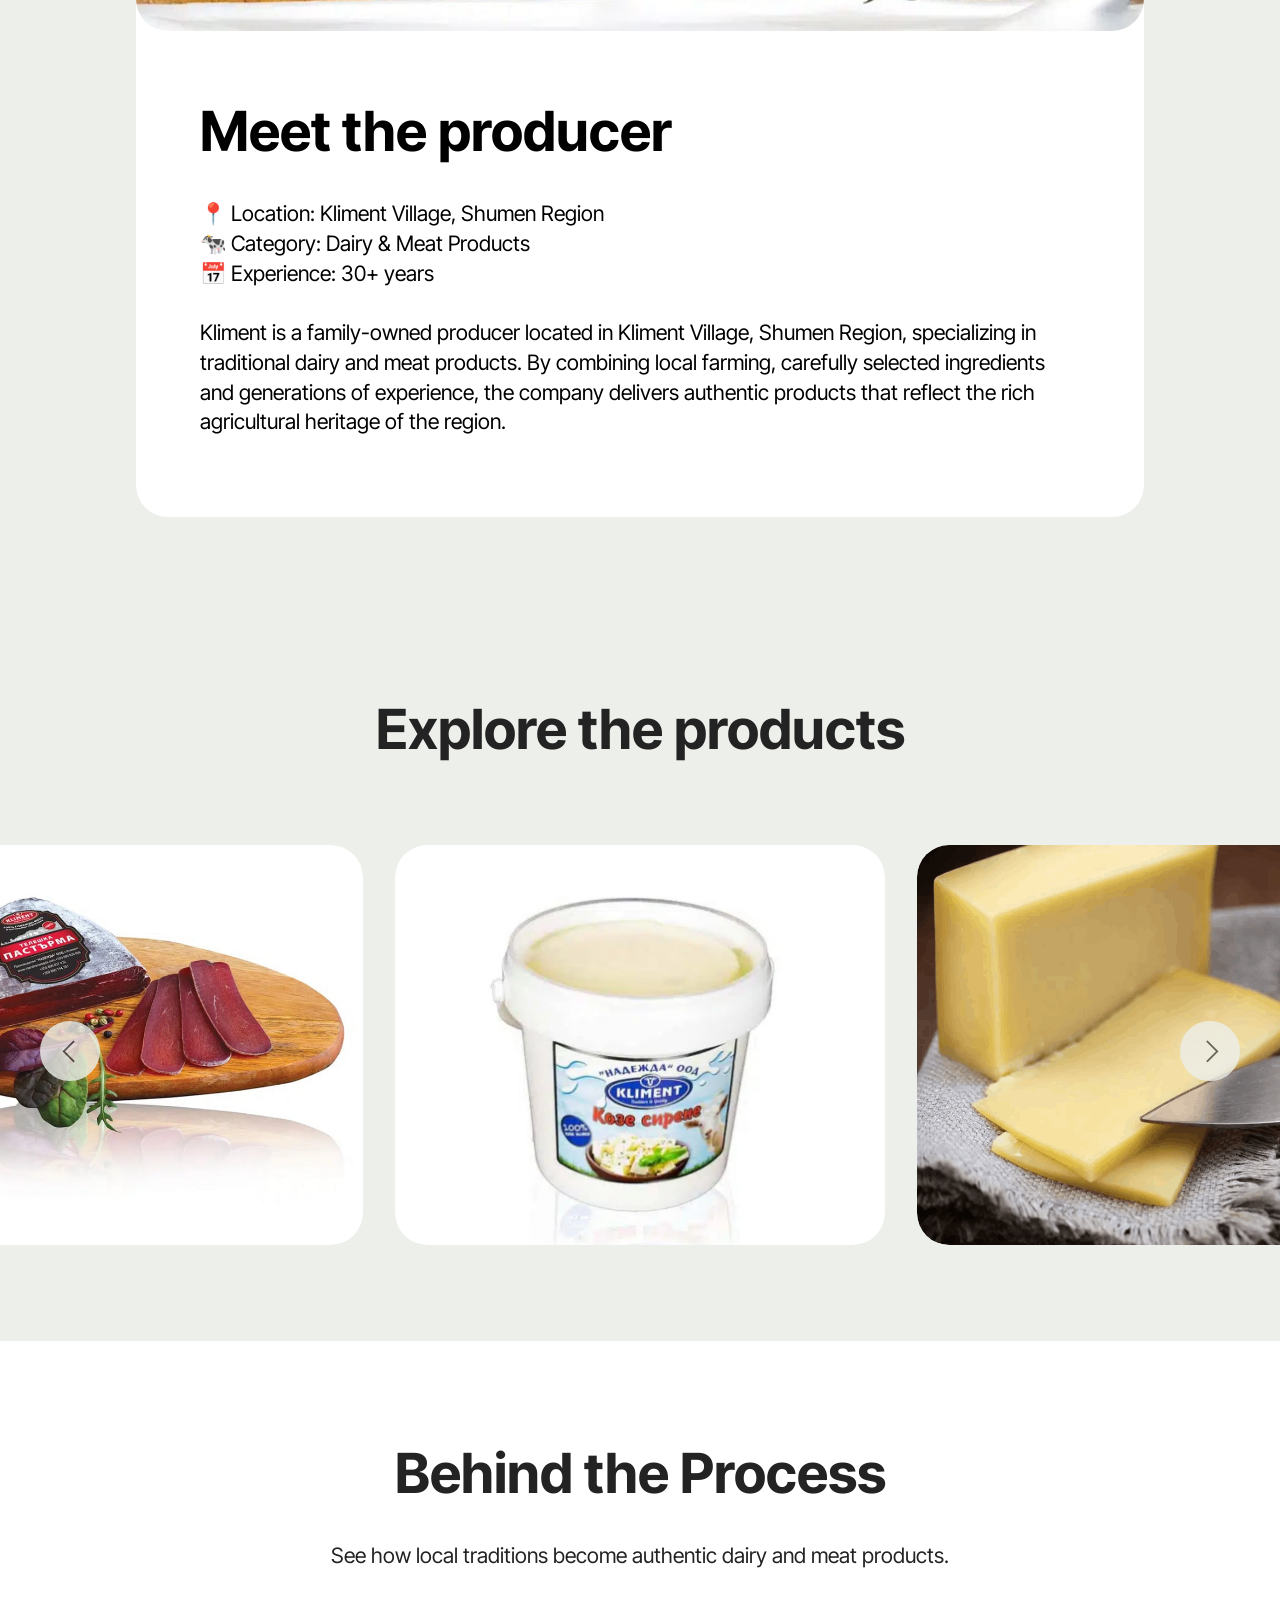
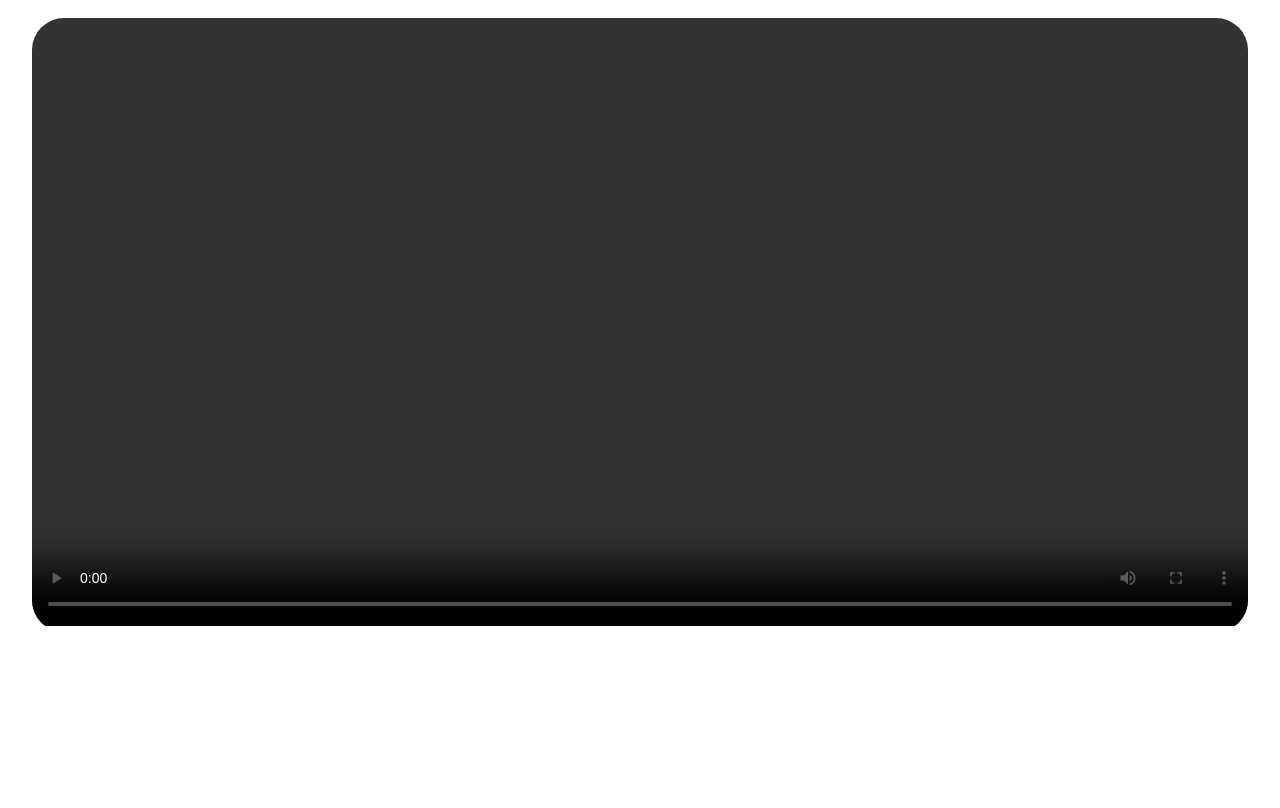
<file: dairy.html>
<!DOCTYPE html>
<html  >
<head>
  <!-- Site made with Mobirise Website Builder v6.1.12, https://mobirise.com -->
  <meta charset="UTF-8">
  <meta http-equiv="X-UA-Compatible" content="IE=edge">
  <meta name="generator" content="Mobirise v6.1.12, mobirise.com">
  <meta name="viewport" content="width=device-width, initial-scale=1, minimum-scale=1">
  <link rel="shortcut icon" href="assets/images/copilot-20260802-171207-96x96.png" type="image/x-icon">
  <meta name="description" content="">
  
  
  <title>dairy</title>
  <link rel="stylesheet" href="assets/web/assets/mobirise-icons2/mobirise2.css">
  <link rel="stylesheet" href="assets/bootstrap/css/bootstrap.min.css">
  <link rel="stylesheet" href="assets/parallax/jarallax.css">
  <link rel="stylesheet" href="assets/animatecss/animate.css">
  <link rel="stylesheet" href="assets/dropdown/css/style.css">
  <link rel="stylesheet" href="assets/theme/css/style.css">
  <link rel="preload" href="https://fonts.googleapis.com/css?family=Inter+Tight:100,200,300,400,500,600,700,800,900,100i,200i,300i,400i,500i,600i,700i,800i,900i&display=swap" as="style" onload="this.onload=null;this.rel='stylesheet'">
  <noscript><link rel="stylesheet" href="https://fonts.googleapis.com/css?family=Inter+Tight:100,200,300,400,500,600,700,800,900,100i,200i,300i,400i,500i,600i,700i,800i,900i&display=swap"></noscript>
  <link rel="preload" as="style" href="assets/mobirise/css/mbr-additional.css?v=n18Nub"><link rel="stylesheet" href="assets/mobirise/css/mbr-additional.css?v=n18Nub" type="text/css">

  
  
  
</head>
<body>
  
  <section data-bs-version="5.1" class="menu menu2 cid-vrm8KPEz5O" once="menu" id="menu02-2m">
	

	<nav class="navbar navbar-dropdown navbar-fixed-top navbar-expand-lg">
		<div class="container">
			<div class="navbar-brand">
				<span class="navbar-logo">
					<a href=".">
						<img src="assets/images/copilot-20260802-171207-96x96.png" alt="" style="height: 3rem;">
					</a>
				</span>
				<span class="navbar-caption-wrap"><a class="navbar-caption text-black text-primary display-4" href="index.html#header05-1">Shumen Box</a></span>
			</div>
			<button class="navbar-toggler" type="button" data-toggle="collapse" data-bs-toggle="collapse" data-target="#navbarSupportedContent" data-bs-target="#navbarSupportedContent" aria-controls="navbarNavAltMarkup" aria-expanded="false" aria-label="Toggle navigation">
				<div class="hamburger">
					<span></span>
					<span></span>
					<span></span>
					<span></span>
				</div>
			</button>
			<div class="collapse navbar-collapse" id="navbarSupportedContent">
				<ul class="navbar-nav nav-dropdown" data-app-modern-menu="true"><li class="nav-item">
						<a class="nav-link link text-black text-primary display-4" href="index.html">Home</a>
					</li><li class="nav-item"><a class="nav-link link text-black text-primary display-4" href="about.html">About Shumen Box</a></li>
					<li class="nav-item">
						<a class="nav-link link text-black text-primary display-4" href="producers.html" aria-expanded="false">Producers</a>
					</li>
					<li class="nav-item"><a class="nav-link link text-black text-primary display-4" href="discover.html">Discover Shumen</a></li></ul>
				
				<div class="navbar-buttons mbr-section-btn"><a class="btn btn-primary display-4" href="contacts.html">Contacts</a></div>
			</div>
		</div>
	</nav>
</section>

<section data-bs-version="5.1" class="header16 cid-vrn9fYGeGu mbr-fullscreen mbr-parallax-background" id="header17-35">
  
  <div class="mbr-overlay" style="opacity: 0.5; background-color: rgb(0, 0, 0);"></div>
  <div class="container-fluid">
    <div class="row">
      <div class="content-wrap col-12 col-md-12">
        <h1 class="mbr-section-title mbr-fonts-style mbr-white mb-4 display-1"><strong><br></strong><br><br><br><strong>From Local Farms to Authentic Flavors</strong></h1>
        
        <p class="mbr-fonts-style mbr-text mbr-white mb-4 display-7">Local traditions, authentic taste, timeless stories.<br><br><br><br><br><br><br></p>
        
      </div>
    </div>
  </div>
</section>

<section data-bs-version="5.1" class="article8 cid-vrmag9B7CP" id="article08-2q">
  

  
  
  <div class="container">
    <div class="row justify-content-center">
      <div class="card col-md-12 col-lg-10">
        <div class="card-wrapper">
          <div class="image-wrapper d-flex justify-content-center mb-4">
            <img src="assets/images/d095d0bad180d0b0d0bdd0bdd0b020d181d0bdd0b8d0bcd0bad0b0-4-8-2026-234645-mandranadejda.com-1241x802.jpg" alt="Mobirise Website Builder">
          </div>
          <div class="card-content-text">
            <h3 class="card-title mbr-fonts-style mbr-white mt-3 mb-4 display-2"><strong>Meet the producer</strong></h3>
          <div class="row card-box align-left">
            <div class="item features-without-image col-12 active">
              <div class="item-wrapper">
                
                <p class="mbr-text mbr-fonts-style display-7">📍 Location:&nbsp;Kliment Village, Shumen Region<br>🐄 Category: Dairy &amp; Meat Products<br>📅 Experience: 30+ years<br><br>Kliment is a family-owned producer located in Kliment Village, Shumen Region, specializing in traditional dairy and meat products. By combining local farming, carefully selected ingredients and generations of experience, the company delivers authentic products that reflect the rich agricultural heritage of the region.<br></p>
              </div>
            </div>
            
            

            
          </div>
          </div>
        </div>
      </div>
    </div>
  </div>
</section>

<section data-bs-version="5.1" class="slider4 mbr-embla cid-vrmfpvYYBy" id="slider04-2t">
    
    
    <div class="container-fluid">
        <div class="row mb-5 justify-content-center">
            <div class="col-12 content-head">
                <h3 class="mbr-section-title mbr-fonts-style align-center mb-0 display-2"><strong>Explore the products</strong></h3>
                <h5 class="mbr-section-subtitle mbr-fonts-style align-center mb-0 mt-4 display-7"></h5>
            </div>
        </div>
        <div class="row">
            <div class="col-12">
                <div class="embla position-relative" data-skip-snaps="true" data-align="center" data-contain-scroll="trimSnaps" data-loop="true" data-auto-play="true" data-auto-play-interval="5" data-draggable="true">
                    <div class="embla__viewport">
                        <div class="embla__container">
                            <div class="embla__slide slider-image item" style="margin-left: 1rem; margin-right: 1rem;">
                                <div class="slide-content">
                                    <div class="item-img">
                                        <div class="item-wrapper">
                                            <img src="assets/images/d095d0bad180d0b0d0bdd0bdd0b020d181d0bdd0b8d0bcd0bad0b0-4-8-2026-23211-mandranadejda.com-1191x804.jpg" alt="Mobirise Website Builder" title="">
                                        </div>
                                    </div>
                                </div>
                            </div>
                            <div class="embla__slide slider-image item" style="margin-left: 1rem; margin-right: 1rem;">
                                <div class="slide-content">
                                    <div class="item-img">
                                        <div class="item-wrapper">
                                            <img src="assets/images/image201-920x708.png" alt="Mobirise Website Builder" title="">
                                        </div>
                                    </div>
                                </div>
                            </div>
                            <div class="embla__slide slider-image item" style="margin-left: 1rem; margin-right: 1rem;">
                                <div class="slide-content">
                                    <div class="item-img">
                                        <div class="item-wrapper">
                                            <img src="assets/images/991-ratio-sirene-991x743.jpg" alt="Mobirise Website Builder" title="">
                                        </div>
                                    </div>
                                </div>
                            </div>
                            <div class="embla__slide slider-image item" style="margin-left: 1rem; margin-right: 1rem;">
                                <div class="slide-content">
                                    <div class="item-img">
                                        <div class="item-wrapper">
                                            <img src="assets/images/d095d0bad180d0b0d0bdd0bdd0b020d181d0bdd0b8d0bcd0bad0b0-4-8-2026-232411-mandranadejda.com-881x677.jpg" alt="Mobirise Website Builder" title="">
                                        </div>
                                    </div>
                                </div>
                            </div>
                            <div class="embla__slide slider-image item" style="margin-left: 1rem; margin-right: 1rem;">
                                <div class="slide-content">
                                    <div class="item-img">
                                        <div class="item-wrapper">
                                            <img src="assets/images/d095d0bad180d0b0d0bdd0bdd0b020d181d0bdd0b8d0bcd0bad0b0-4-8-2026-233816-mandranadejda.com-634x539.jpeg" alt="Mobirise Website Builder" title="">
                                        </div>
                                    </div>
                                </div>
                            </div>
                            <div class="embla__slide slider-image item" style="margin-left: 1rem; margin-right: 1rem;">
                            <div class="slide-content">
                                <div class="item-img">
                                    <div class="item-wrapper">
                                        <img src="assets/images/d095d0bad180d0b0d0bdd0bdd0b020d181d0bdd0b8d0bcd0bad0b0-4-8-2026-23378-mandranadejda.com-830x664.jpg" alt="Mobirise Website Builder" title="">
                                    </div>
                                </div>
                            </div>
                            </div>
                            <div class="embla__slide slider-image item" style="margin-left: 1rem; margin-right: 1rem;">
                            <div class="slide-content">
                                <div class="item-img">
                                    <div class="item-wrapper">
                                        <img src="assets/images/d095d0bad180d0b0d0bdd0bdd0b020d181d0bdd0b8d0bcd0bad0b0-4-8-2026-233941-mandranadejda.com-909x751.jpg" alt="Mobirise Website Builder" title="">
                                    </div>
                                </div>
                            </div>
                            </div>
                        </div>
                    </div>
                    <button class="embla__button embla__button--prev">
                        <span class="mobi-mbri mobi-mbri-arrow-prev" aria-hidden="true"></span>
                        <span class="sr-only visually-hidden visually-hidden">Previous</span>
                    </button>
                    <button class="embla__button embla__button--next">
                        <span class="mobi-mbri mobi-mbri-arrow-next" aria-hidden="true"></span>
                        <span class="sr-only visually-hidden visually-hidden">Next</span>
                    </button>
                </div>
            </div>
        </div>
    </div>
</section>

<section data-bs-version="5.1" class="video04 cid-vrsebZJ4hZ" id="video04-3j">
    
    
    <div class="container">
        <div class="mbr-section-head mb-5">
            <h4 class="mbr-section-title mbr-fonts-style mb-0 mt-0 display-2"><strong>Behind the Process</strong></h4>
            <h5 class="mbr-section-subtitle mbr-fonts-style mt-4 display-7">See how local traditions become authentic dairy and meat products.</h5>
        </div>
        <div class="row justify-content-center">
            <div class="col-12 col-md-12 video-block">
                <div class="video-wrapper"><video style="width:100%" controls autoplay loop playsinline><source src="https://res.cloudinary.com/g516xcvg/video/upload/v1794340830/kliment_video.mp4?loop=1&amp;autoplay=1"/></video></div>
                <p class="mbr-text mt-3 mbr-fonts-style display-4"></p>
            </div>
        </div>
    </div>
</section><section class="display-7" style="padding: 0;align-items: center;justify-content: center;flex-wrap: wrap;    align-content: center;display: flex;position: relative;height: 4rem;"><a href="https://mobiri.se/" style="flex: 1 1;height: 4rem;position: absolute;width: 100%;z-index: 1;"><img alt="" style="height: 4rem;" src="[data-uri]"></a><p style="margin: 0;text-align: center;" class="display-7">&#8204;</p><a style="z-index:1" href="https://mobirise.com/builder/no-code-website-builder.html">No Code Website Builder</a></section><script src="assets/bootstrap/js/bootstrap.bundle.min.js"></script>  <script src="assets/parallax/jarallax.js"></script>  <script src="assets/smoothscroll/smooth-scroll.js"></script>  <script src="assets/ytplayer/index.js"></script>  <script src="assets/dropdown/js/navbar-dropdown.js"></script>  <script src="assets/embla/embla.min.js"></script>  <script src="assets/embla/script.js"></script>  <script src="assets/theme/js/script.js"></script>  
  
  
  <input name="animation" type="hidden">
  </body>
</html>
</file>
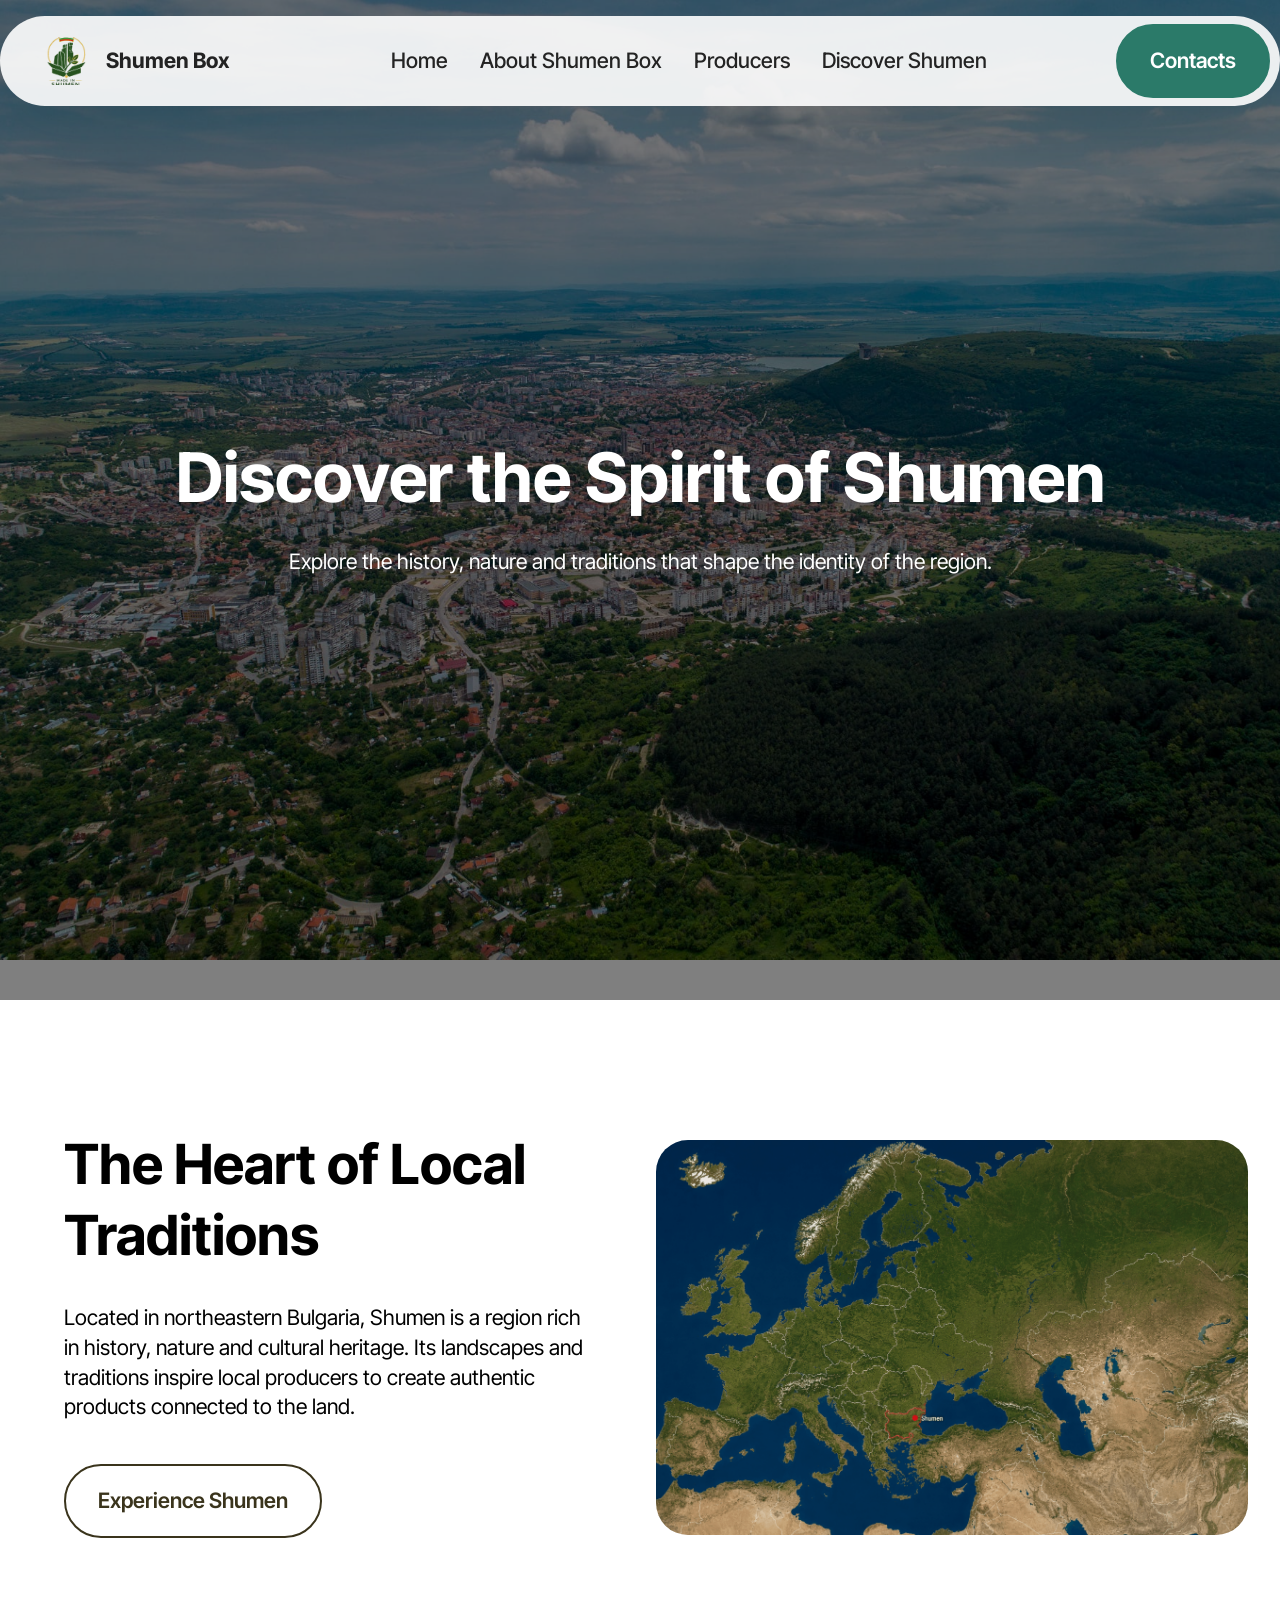
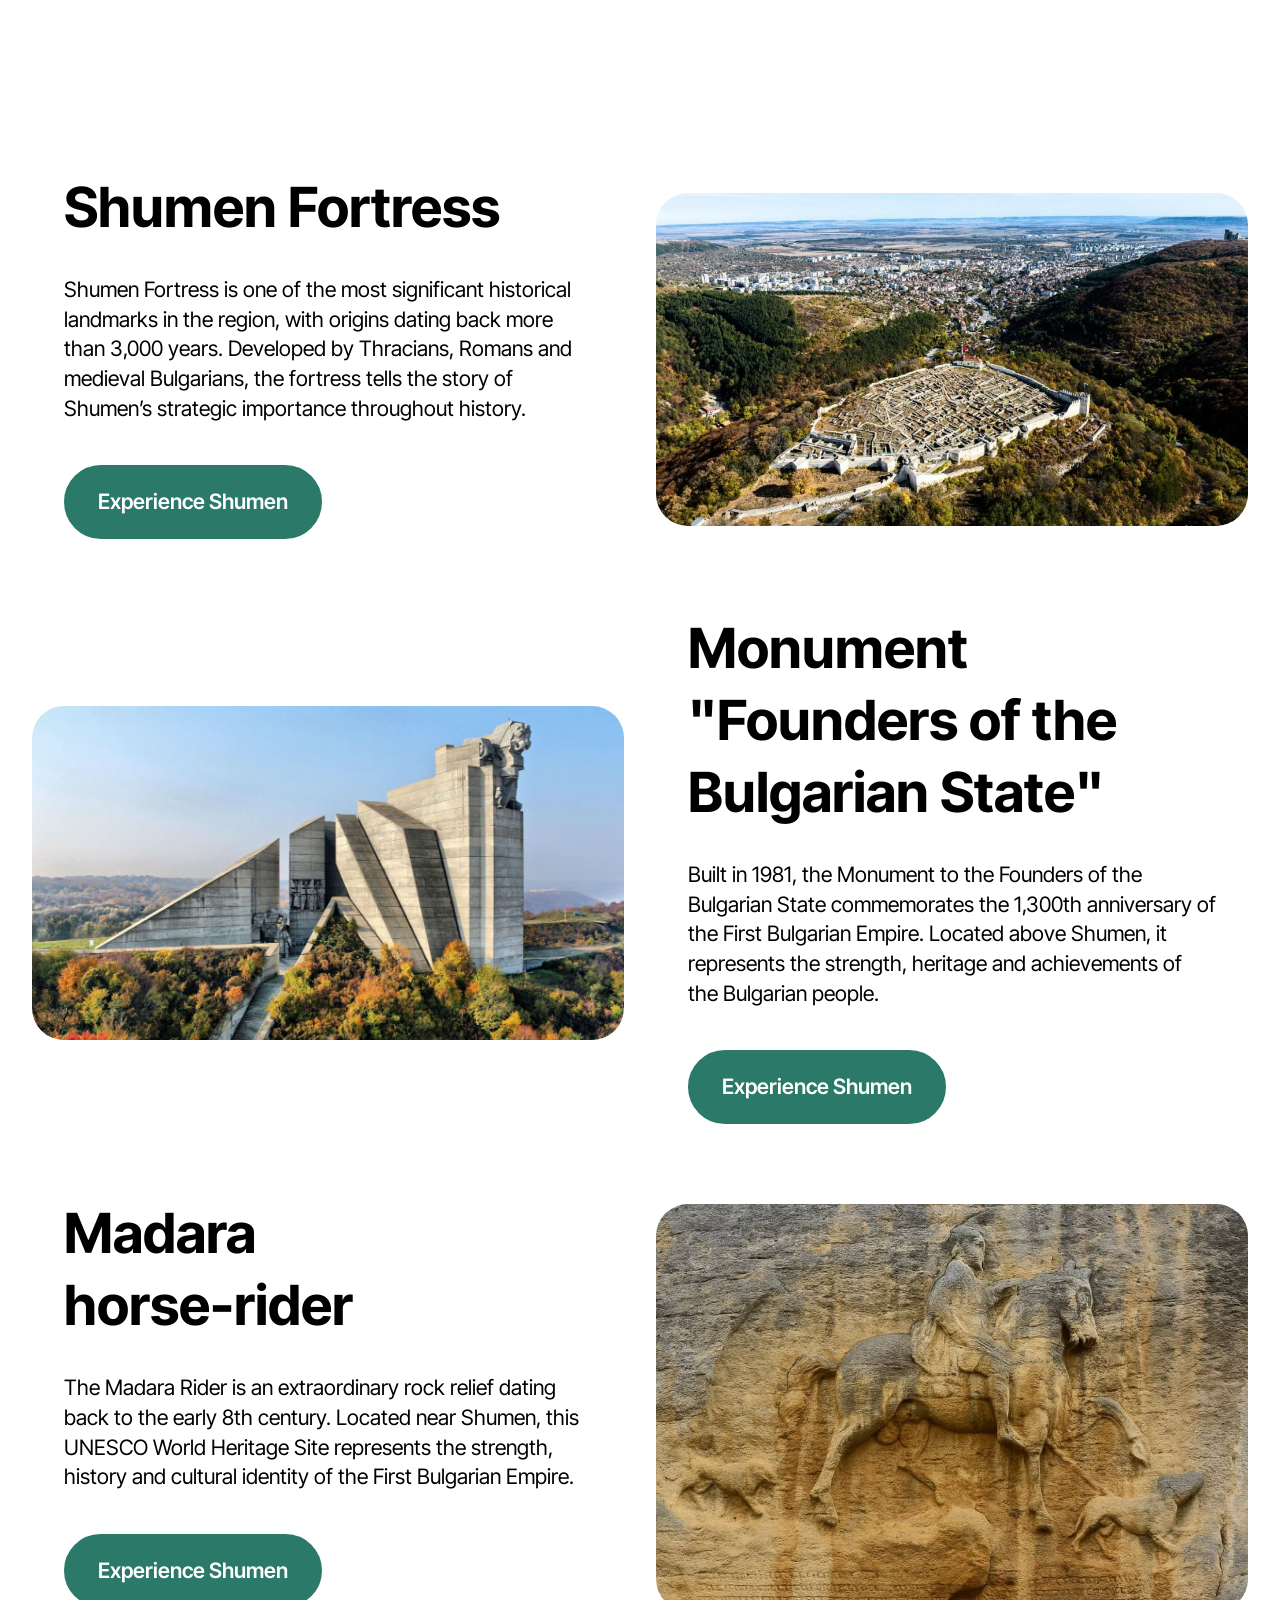
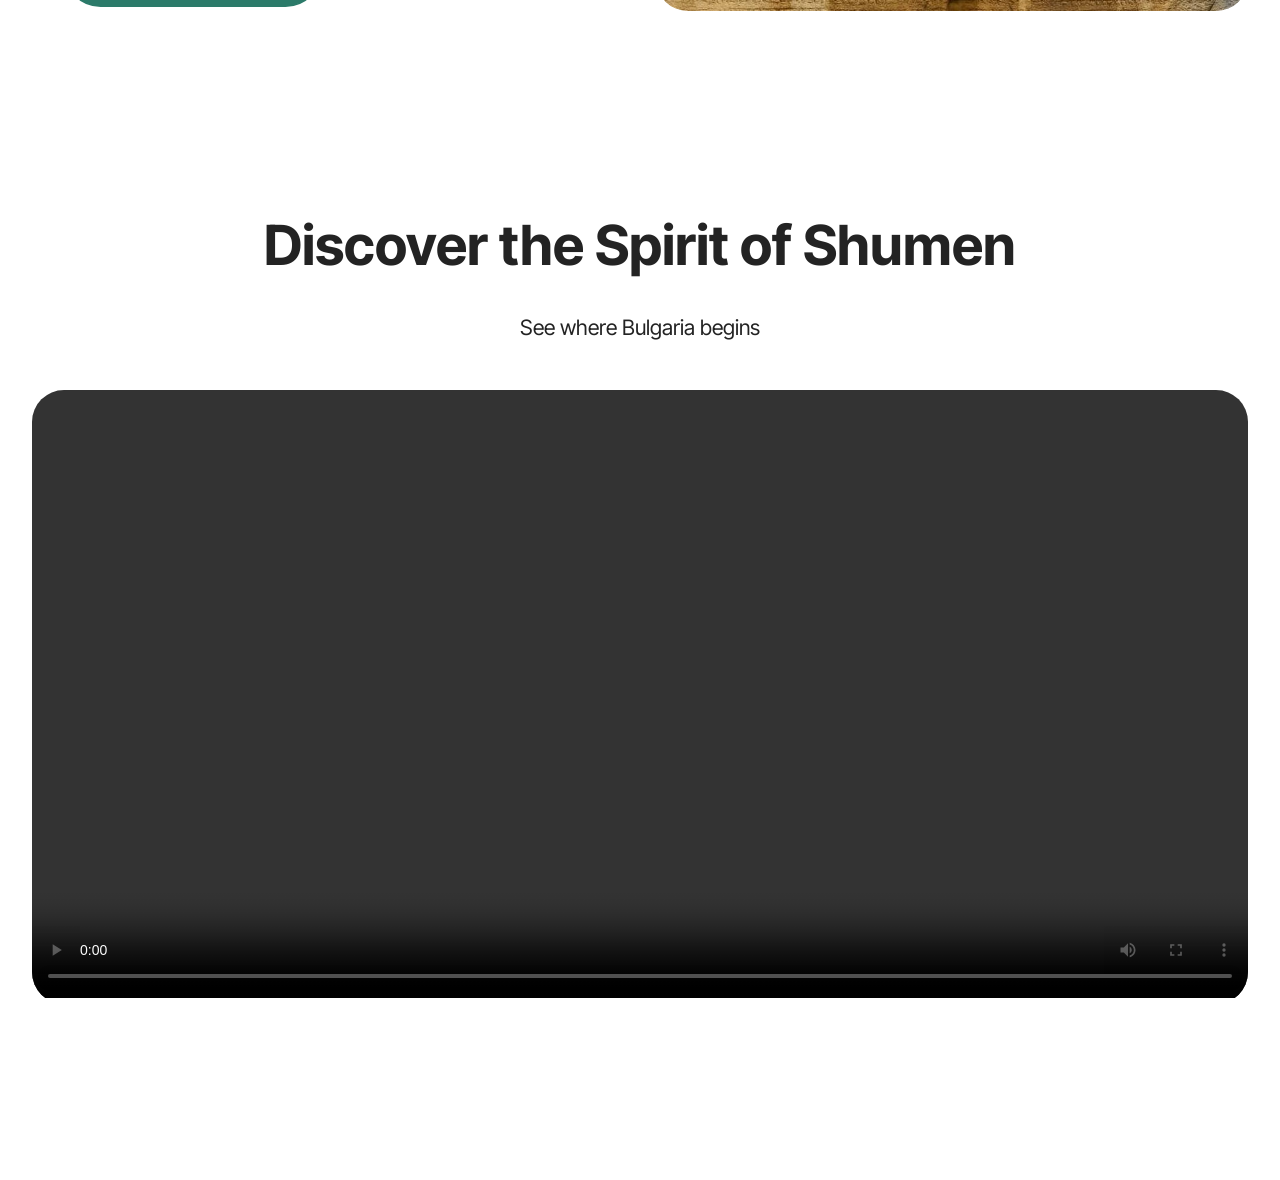
<file: discover.html>
<!DOCTYPE html>
<html  >
<head>
  <!-- Site made with Mobirise Website Builder v6.1.12, https://mobirise.com -->
  <meta charset="UTF-8">
  <meta http-equiv="X-UA-Compatible" content="IE=edge">
  <meta name="generator" content="Mobirise v6.1.12, mobirise.com">
  <meta name="viewport" content="width=device-width, initial-scale=1, minimum-scale=1">
  <link rel="shortcut icon" href="assets/images/copilot-20260802-171207-96x96.png" type="image/x-icon">
  <meta name="description" content="">
  
  
  <title>discover-shumen</title>
  <link rel="stylesheet" href="assets/web/assets/mobirise-icons2/mobirise2.css">
  <link rel="stylesheet" href="assets/bootstrap/css/bootstrap.min.css">
  <link rel="stylesheet" href="assets/parallax/jarallax.css">
  <link rel="stylesheet" href="assets/animatecss/animate.css">
  <link rel="stylesheet" href="assets/dropdown/css/style.css">
  <link rel="stylesheet" href="assets/theme/css/style.css">
  <link rel="preload" href="https://fonts.googleapis.com/css?family=Inter+Tight:100,200,300,400,500,600,700,800,900,100i,200i,300i,400i,500i,600i,700i,800i,900i&display=swap" as="style" onload="this.onload=null;this.rel='stylesheet'">
  <noscript><link rel="stylesheet" href="https://fonts.googleapis.com/css?family=Inter+Tight:100,200,300,400,500,600,700,800,900,100i,200i,300i,400i,500i,600i,700i,800i,900i&display=swap"></noscript>
  <link rel="preload" as="style" href="assets/mobirise/css/mbr-additional.css?v=UQ0Rjj"><link rel="stylesheet" href="assets/mobirise/css/mbr-additional.css?v=UQ0Rjj" type="text/css">

  
  
  
</head>
<body>
  
  <section data-bs-version="5.1" class="menu menu2 cid-vrsupfDa7V" once="menu" id="menu02-3m">
	

	<nav class="navbar navbar-dropdown navbar-fixed-top navbar-expand-lg">
		<div class="container">
			<div class="navbar-brand">
				<span class="navbar-logo">
					<a href=".">
						<img src="assets/images/copilot-20260802-171207-96x96.png" alt="" style="height: 3rem;">
					</a>
				</span>
				<span class="navbar-caption-wrap"><a class="navbar-caption text-black text-primary display-4" href="index.html#header05-1">Shumen Box</a></span>
			</div>
			<button class="navbar-toggler" type="button" data-toggle="collapse" data-bs-toggle="collapse" data-target="#navbarSupportedContent" data-bs-target="#navbarSupportedContent" aria-controls="navbarNavAltMarkup" aria-expanded="false" aria-label="Toggle navigation">
				<div class="hamburger">
					<span></span>
					<span></span>
					<span></span>
					<span></span>
				</div>
			</button>
			<div class="collapse navbar-collapse" id="navbarSupportedContent">
				<ul class="navbar-nav nav-dropdown" data-app-modern-menu="true"><li class="nav-item">
						<a class="nav-link link text-black text-primary display-4" href="index.html">Home</a>
					</li><li class="nav-item"><a class="nav-link link text-black text-primary display-4" href="about.html">About Shumen Box</a></li>
					<li class="nav-item">
						<a class="nav-link link text-black text-primary display-4" href="producers.html" aria-expanded="false">Producers</a>
					</li>
					<li class="nav-item"><a class="nav-link link text-black text-primary display-4" href="discover.html">Discover Shumen</a></li></ul>
				
				<div class="navbar-buttons mbr-section-btn"><a class="btn btn-primary display-4" href="contacts.html">Contacts</a></div>
			</div>
		</div>
	</nav>
</section>

<section data-bs-version="5.1" class="header16 cid-vrsupgk1Pn mbr-fullscreen mbr-parallax-background" id="header17-3n">
  
  <div class="mbr-overlay" style="opacity: 0.5; background-color: rgb(0, 0, 0);"></div>
  <div class="container-fluid">
    <div class="row">
      <div class="content-wrap col-12 col-md-12">
        <h1 class="mbr-section-title mbr-fonts-style mbr-white mb-4 display-1"><strong><br></strong><br><br><br><br><strong>Discover the Spirit of Shumen</strong></h1>
        
        <p class="mbr-fonts-style mbr-text mbr-white mb-4 display-7">Explore the history, nature and traditions that shape the identity of the region.<br><br><br><br><br><br><br><br><br><br><br>&nbsp;</p>
        
      </div>
    </div>
  </div>
</section>

<section data-bs-version="5.1" class="start article4 cid-vrsxMmCTpX" id="article04-3p">
	

	
	

	<div class="container">
		<div class="row justify-content-center">
			<div class="col-12 col-md-12 col-lg-6 image-wrapper">
				<img class="w-100" src="assets/images/chatgpt20image206.08.202620d0b3.2000-30-21-1256x837.png" alt="Mobirise Website Builder">
			</div>
			<div class="col-12 col-md-12 col-lg">
				<div class="text-wrapper align-left">
					<h1 class="mbr-section-title mbr-fonts-style mb-4 display-2"><strong>The Heart of Local Traditions</strong></h1>
					<p class="mbr-text mbr-fonts-style mb-4 display-7">
						Located in northeastern Bulgaria, Shumen is a region rich in history, nature and cultural heritage. Its landscapes and traditions inspire local producers to create authentic products connected to the land.
					</p>
					<div class="mbr-section-btn mt-3"><a class="btn btn-lg btn-success-outline display-7" href="discover-shumen.html#video04-3u">Experience Shumen</a></div>
				</div>
			</div>
		</div>
	</div>
</section>

<section data-bs-version="5.1" class="features38 cid-vrsCxxi3e9" id="features038-3r">
    

    
    

    <div class="container">
        <div class="row justify-content-center">
            <div class="col-12 col-md-12 col-lg">
                <div class="text-wrapper align-left">
                    <h1 class="mbr-section-title mbr-fonts-style mb-4 display-2"><strong>Shumen Fortress</strong></h1>
                    <p class="mbr-text align-left mbr-fonts-style mb-4 display-7">
                        Shumen Fortress is one of the most significant historical landmarks in the region, with origins dating back more than 3,000 years. Developed by Thracians, Romans and medieval Bulgarians, the fortress tells the story of Shumen’s strategic importance throughout history.
                    </p>
                    <div class="mbr-section-btn align-left mt-3"><a class="btn btn-primary display-7" href="discover-shumen.html#video04-3u">Experience Shumen</a></div>
                </div>
            </div>
            <div class="col-12 col-md-12 col-lg-6 image-wrapper">
                <img class="w-100" src="assets/images/d0a8d183d0bcd0b5d0bdd181d0bad0b0d182d0b0-d0bad180d0b5d0bfd0bed181d182-shumen-fortress-bulgaria-1024x576.jpeg" alt="Mobirise Website Builder">
            </div>
        </div>
        <div class="row row-reverse justify-content-center">

            <div class="col-12 col-md-12 col-lg">
                <div class="text-wrapper align-left">
                    <h1 class="mbr-section-title mbr-fonts-style mb-4 display-2"><strong>Monument "Founders of the Bulgarian State"</strong></h1>
                    <p class="mbr-text align-left mbr-fonts-style mb-4 display-7">Built in 1981, the Monument to the Founders of the Bulgarian State commemorates the 1,300th anniversary of the First Bulgarian Empire. Located above Shumen, it represents the strength, heritage and achievements of the Bulgarian people.<br></p>
                    <div class="mbr-section-btn align-left mt-3"><a class="btn btn-primary display-7" href="discover-shumen.html#video04-3u">Experience Shumen</a></div>
                </div>
            </div>
            <div class="col-12 col-md-12 col-lg-6 image-wrapper">
                <img class="w-100" src="assets/images/1b6ec161fb56ebc2fbe158679e53eac0-1256x707.jpg" alt="Mobirise Website Builder">
            </div>
        </div>
        <div class="row justify-content-center">
            <div class="col-12 col-md-12 col-lg">
                <div class="text-wrapper align-left">
                    <h1 class="mbr-section-title mbr-fonts-style mb-4 display-2"><strong>Madara </strong><br><strong>horse-rider</strong></h1>
                    <p class="mbr-text align-left mbr-fonts-style mb-4 display-7">
                        The Madara Rider is an extraordinary rock relief dating back to the early 8th century. Located near Shumen, this UNESCO World Heritage Site represents the strength, history and cultural identity of the First Bulgarian Empire.
                    </p>
                    <div class="mbr-section-btn align-left mt-3"><a class="btn btn-primary display-7" href="discover-shumen.html#video04-3u">Experience Shumen</a></div>
                </div>
            </div>
            <div class="col-12 col-md-12 col-lg-6 image-wrapper">
                <img class="w-100" src="assets/images/madarski-konnik-1200x600.jpeg" alt="Mobirise Website Builder">
            </div>
        </div>
    </div>
</section>

<section data-bs-version="5.1" class="video04 cid-vrsI6uKK95" id="video04-3u">
    
    
    <div class="container">
        <div class="mbr-section-head mb-5">
            <h4 class="mbr-section-title mbr-fonts-style mb-0 mt-0 display-2"><strong>Discover the Spirit of Shumen</strong></h4>
            <h5 class="mbr-section-subtitle mbr-fonts-style mt-4 display-7">See where Bulgaria begins</h5>
        </div>
        <div class="row justify-content-center">
            <div class="col-12 col-md-12 video-block">
                <div class="video-wrapper"><video style="width:100%" controls loop playsinline><source src="https://res.cloudinary.com/g516xcvg/video/upload/v1794338191/%D0%92%D0%B8%D0%B4%D0%B5%D0%BE_%D0%B7%D0%B0_%D0%A8%D1%83%D0%BC%D0%B5%D0%BD_%D0%BD%D0%B0_%D0%B0%D0%BD%D0%B3%D0%BB%D0%B8%D0%B8%D1%81%D0%BA%D0%B8.mp4?loop=1"/></video></div>
                <p class="mbr-text mt-3 mbr-fonts-style display-4"></p>
            </div>
        </div>
    </div>
</section><section class="display-7" style="padding: 0;align-items: center;justify-content: center;flex-wrap: wrap;    align-content: center;display: flex;position: relative;height: 4rem;"><a href="https://mobiri.se/" style="flex: 1 1;height: 4rem;position: absolute;width: 100%;z-index: 1;"><img alt="" style="height: 4rem;" src="[data-uri]"></a><p style="margin: 0;text-align: center;" class="display-7">&#8204;</p><a style="z-index:1" href="https://mobirise.com">Mobirise </a></section><script src="assets/bootstrap/js/bootstrap.bundle.min.js"></script>  <script src="assets/parallax/jarallax.js"></script>  <script src="assets/smoothscroll/smooth-scroll.js"></script>  <script src="assets/ytplayer/index.js"></script>  <script src="assets/dropdown/js/navbar-dropdown.js"></script>  <script src="assets/theme/js/script.js"></script>  
  
  
  <input name="animation" type="hidden">
  </body>
</html>
</file>
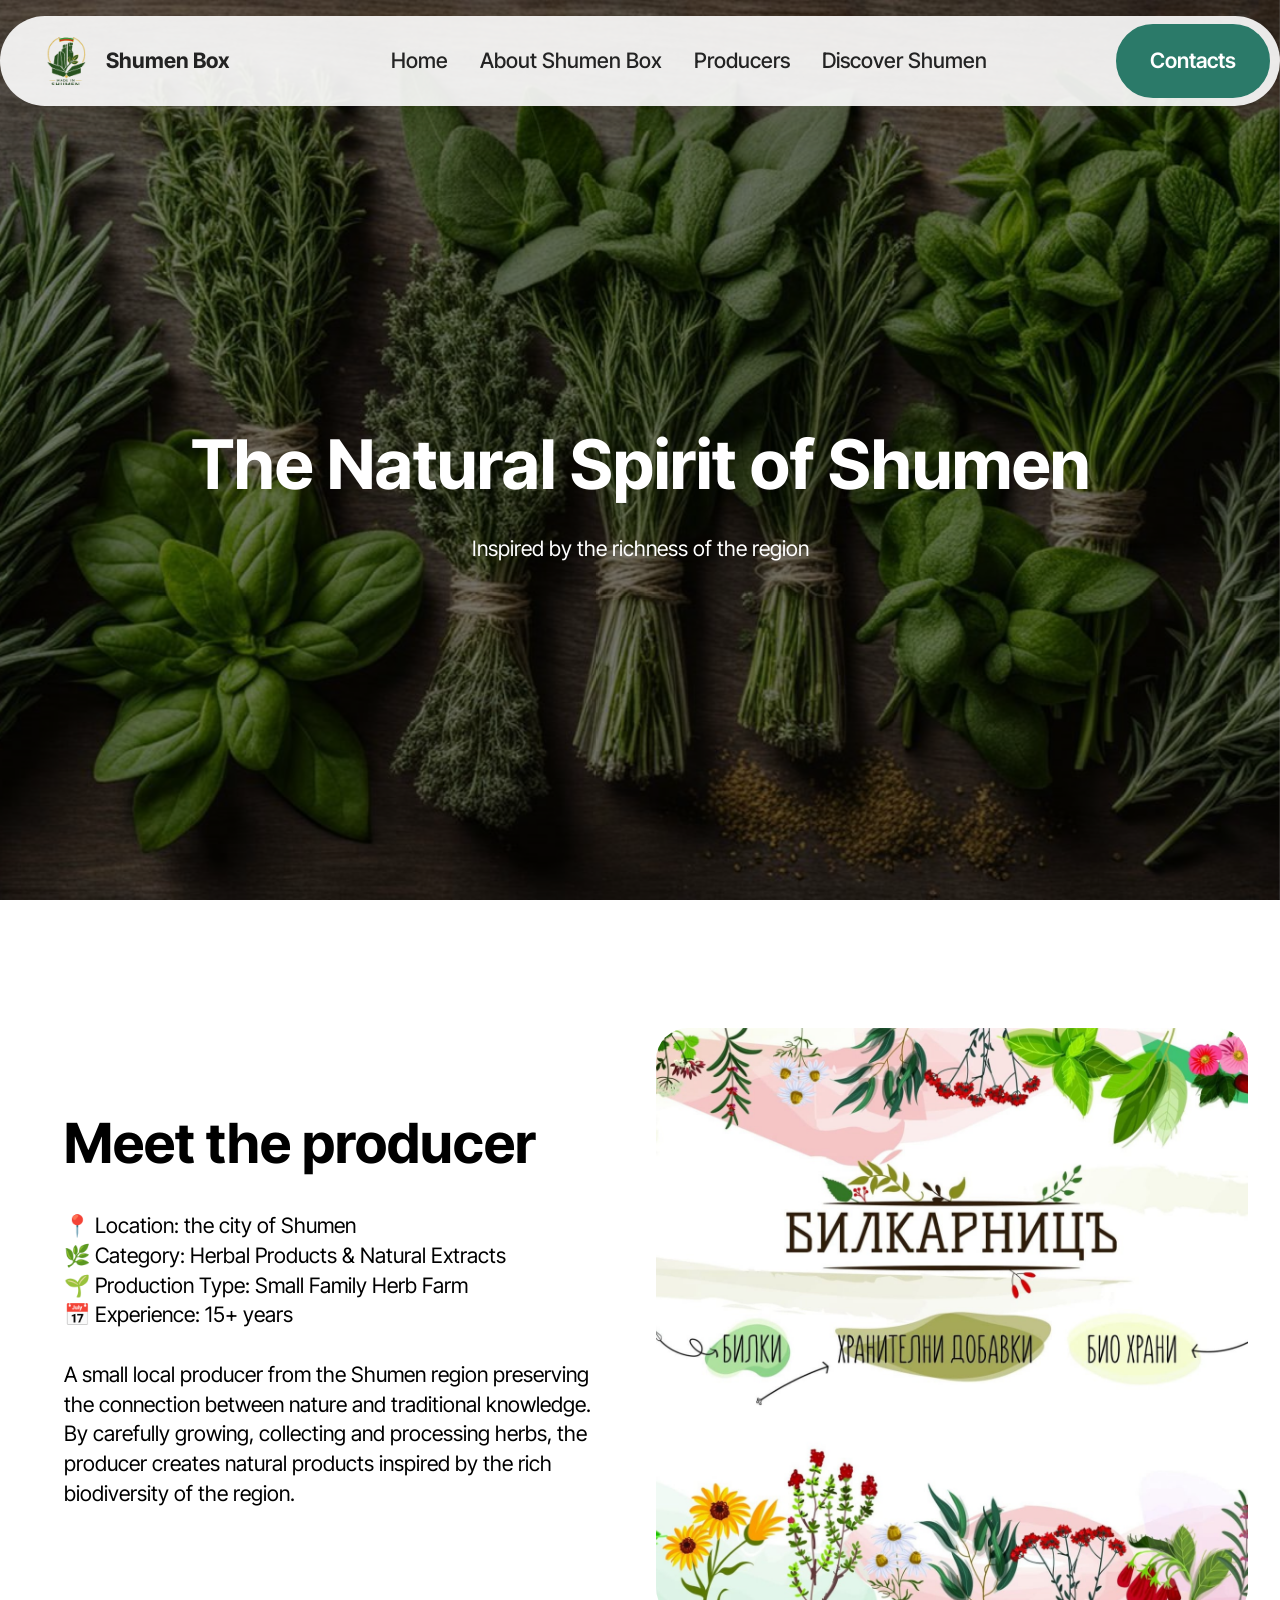
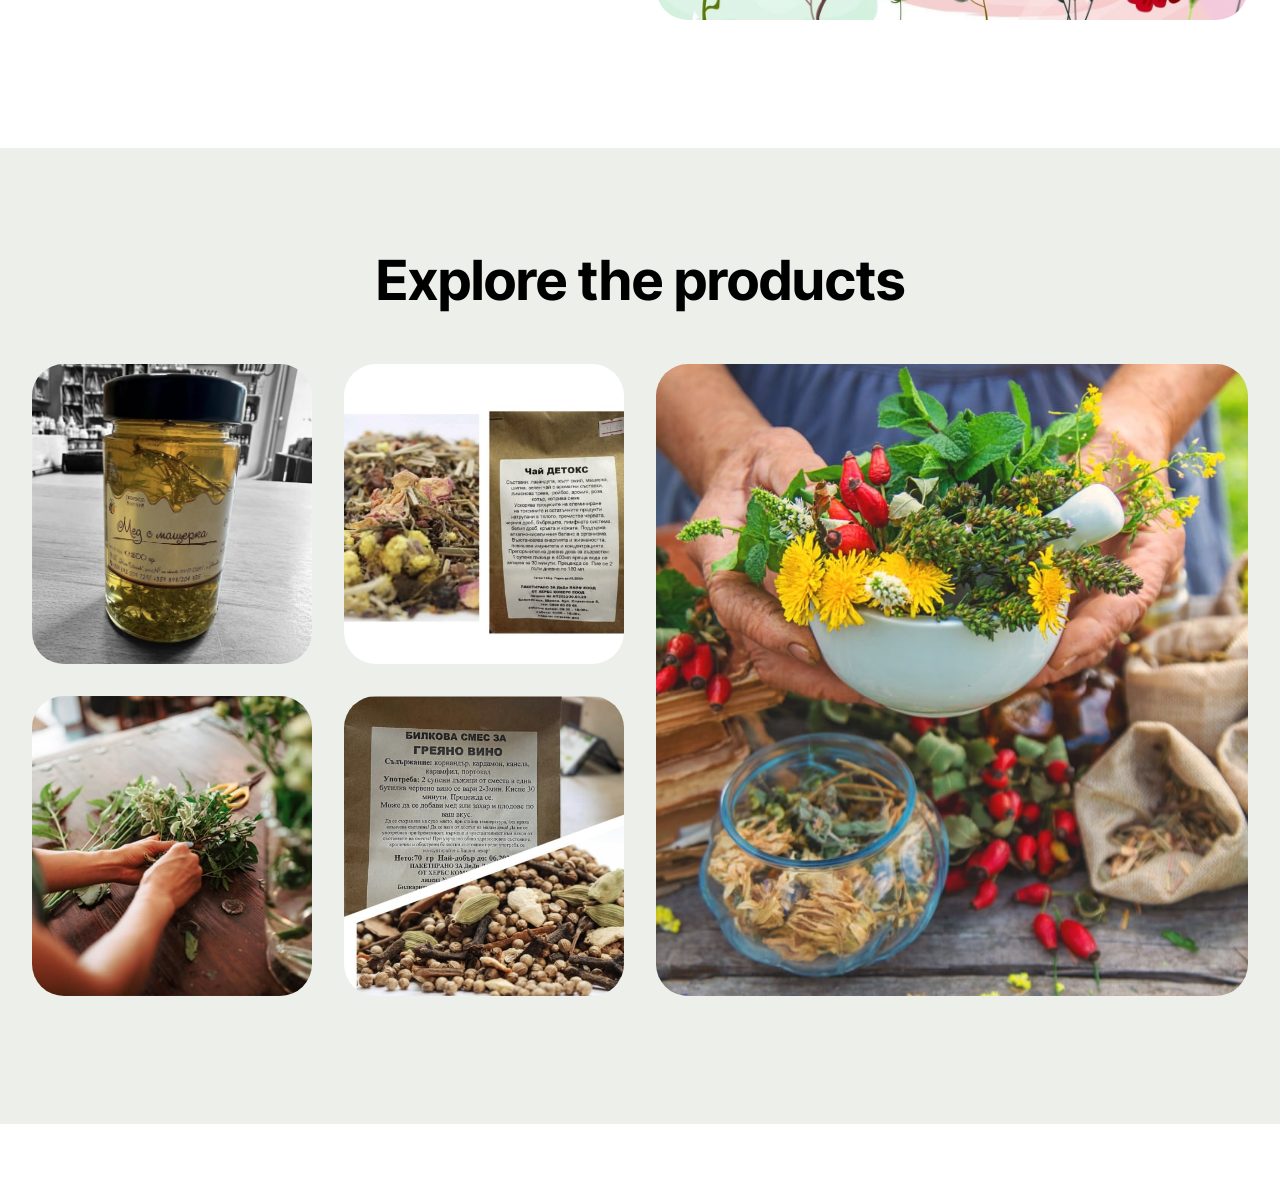
<file: herbs.html>
<!DOCTYPE html>
<html  >
<head>
  <!-- Site made with Mobirise Website Builder v6.1.12, https://mobirise.com -->
  <meta charset="UTF-8">
  <meta http-equiv="X-UA-Compatible" content="IE=edge">
  <meta name="generator" content="Mobirise v6.1.12, mobirise.com">
  <meta name="viewport" content="width=device-width, initial-scale=1, minimum-scale=1">
  <link rel="shortcut icon" href="assets/images/copilot-20260802-171207-96x96.png" type="image/x-icon">
  <meta name="description" content="">
  
  
  <title>herbs</title>
  <link rel="stylesheet" href="assets/web/assets/mobirise-icons2/mobirise2.css">
  <link rel="stylesheet" href="assets/bootstrap/css/bootstrap.min.css">
  <link rel="stylesheet" href="assets/parallax/jarallax.css">
  <link rel="stylesheet" href="assets/animatecss/animate.css">
  <link rel="stylesheet" href="assets/dropdown/css/style.css">
  <link rel="stylesheet" href="assets/theme/css/style.css">
  <link rel="preload" href="https://fonts.googleapis.com/css?family=Inter+Tight:100,200,300,400,500,600,700,800,900,100i,200i,300i,400i,500i,600i,700i,800i,900i&display=swap" as="style" onload="this.onload=null;this.rel='stylesheet'">
  <noscript><link rel="stylesheet" href="https://fonts.googleapis.com/css?family=Inter+Tight:100,200,300,400,500,600,700,800,900,100i,200i,300i,400i,500i,600i,700i,800i,900i&display=swap"></noscript>
  <link rel="preload" as="style" href="assets/mobirise/css/mbr-additional.css?v=m6IW6b"><link rel="stylesheet" href="assets/mobirise/css/mbr-additional.css?v=m6IW6b" type="text/css">

  
  
  
</head>
<body>
  
  <section data-bs-version="5.1" class="menu menu2 cid-vrmXldyWnj" once="menu" id="menu02-2u">
	

	<nav class="navbar navbar-dropdown navbar-fixed-top navbar-expand-lg">
		<div class="container">
			<div class="navbar-brand">
				<span class="navbar-logo">
					<a href=".">
						<img src="assets/images/copilot-20260802-171207-96x96.png" alt="" style="height: 3rem;">
					</a>
				</span>
				<span class="navbar-caption-wrap"><a class="navbar-caption text-black text-primary display-4" href="index.html#header05-1">Shumen Box</a></span>
			</div>
			<button class="navbar-toggler" type="button" data-toggle="collapse" data-bs-toggle="collapse" data-target="#navbarSupportedContent" data-bs-target="#navbarSupportedContent" aria-controls="navbarNavAltMarkup" aria-expanded="false" aria-label="Toggle navigation">
				<div class="hamburger">
					<span></span>
					<span></span>
					<span></span>
					<span></span>
				</div>
			</button>
			<div class="collapse navbar-collapse" id="navbarSupportedContent">
				<ul class="navbar-nav nav-dropdown" data-app-modern-menu="true"><li class="nav-item">
						<a class="nav-link link text-black text-primary display-4" href="index.html">Home</a>
					</li><li class="nav-item"><a class="nav-link link text-black text-primary display-4" href="about.html">About Shumen Box</a></li>
					<li class="nav-item">
						<a class="nav-link link text-black text-primary display-4" href="producers.html" aria-expanded="false">Producers</a>
					</li>
					<li class="nav-item"><a class="nav-link link text-black text-primary display-4" href="discover.html">Discover Shumen</a></li></ul>
				
				<div class="navbar-buttons mbr-section-btn"><a class="btn btn-primary display-4" href="contacts.html">Contacts</a></div>
			</div>
		</div>
	</nav>
</section>

<section data-bs-version="5.1" class="header16 cid-vrn9XBgDKy mbr-fullscreen mbr-parallax-background" id="header17-36">
  
  <div class="mbr-overlay" style="opacity: 0.5; background-color: rgb(0, 0, 0);"></div>
  <div class="container-fluid">
    <div class="row">
      <div class="content-wrap col-12 col-md-12">
        <h1 class="mbr-section-title mbr-fonts-style mbr-white mb-4 display-1"><strong><br></strong><br><br><br><strong>The Natural Spirit of Shumen</strong></h1>
        
        <p class="mbr-fonts-style mbr-text mbr-white mb-4 display-7">Inspired by the richness of the region<br><br><br><br><br><br><br></p>
        
      </div>
    </div>
  </div>
</section>

<section data-bs-version="5.1" class="start article4 cid-vrmYnU89b4" id="article04-30">
	

	
	

	<div class="container">
		<div class="row justify-content-center">
			<div class="col-12 col-md-12 col-lg-6 image-wrapper">
				<img class="w-100" src="assets/images/271713251-112819311279313-2812607010640853202-n-1256x1256.jpg" alt="Mobirise Website Builder">
			</div>
			<div class="col-12 col-md-12 col-lg">
				<div class="text-wrapper align-left">
					<h1 class="mbr-section-title mbr-fonts-style mb-4 display-2"><strong>Meet the producer</strong></h1>
					<p class="mbr-text mbr-fonts-style mb-4 display-7">📍 Location: the city of Shumen<br>🌿 Category: Herbal Products &amp; Natural Extracts<br>🌱 Production Type: Small Family Herb Farm<br>📅 Experience: 15+ years<br><br>A small local producer from the Shumen region preserving the connection between nature and traditional knowledge. By carefully growing, collecting and processing herbs, the producer creates natural products inspired by the rich biodiversity of the region.<br></p>
					
				</div>
			</div>
		</div>
	</div>
</section>

<section data-bs-version="5.1" class="gallery05 cid-vrmZYzhGSR" id="gallery05-31">
    

    
    
    <div class="container">
        <div class="row justify-content-center">
            <div class="col-md-12 content-head mb-5">
                <h1 class="mbr-section-title mbr-fonts-style mb-0 display-2"><strong>Explore the products</strong></h1>
                
            </div>
        </div>
        <div class="row justify-content-center  blockContent">
            <div class="col-12 col-lg-6">
                <div class="row">
                    <div class="col-xs-12 col-sm-12 col-md-6 col-lg-6 active">
                        <div class="item-wrapper">
                            <div class="item-img">
                                <img src="assets/images/482024993-649151764324933-5115455916148139561-n-596x713.jpg" alt="Mobirise Website Builder" title="" data-slide-to="0" data-bs-slide-to="0" class="smallImage">
                            </div>

                        </div>
                    </div>
                    <div class="col-md-6 col-xs-12 col-sm-12 col-lg-6">
                        <div class="item-wrapper">
                            <div class="item-img">
                                <img src="assets/images/482000249-652862437287199-7461221855377205436-n-596x481.jpg" alt="Mobirise Website Builder" title="" data-slide-to="1" data-bs-slide-to="1" class="smallImage">
                            </div>

                        </div>
                    </div>
                    <div class="col-xs-12 col-sm-12 col-md-6 col-lg-6">
                        <div class="item-wrapper">
                            <div class="item-img">
                                <img src="assets/images/bilki-biobe-596x398.jpg" alt="Mobirise Website Builder" title="" data-slide-to="2" data-bs-slide-to="2" class="smallImage">
                            </div>
                        </div>
                    </div>
                    <div class="col-xs-12 col-sm-12 col-md-6 col-lg-6">
                        <div class="item-wrapper">
                            <div class="item-img">
                                <img src="assets/images/480175504-639222925317817-6847046537248214616-n-596x541.jpg" alt="Mobirise Website Builder" title="" data-slide-to="3" data-bs-slide-to="3" class="smallImage">
                            </div>
                        </div>
                    </div>
                </div>
            </div>
            <div class="col-12 col-lg-6">
                <div class="item-wrapper">
                    <div class="item-img ">
                        <img class="w-100 largeImage" src="assets/images/26-1256x838.jpg" alt="Mobirise Website Builder" data-slide-to="3" data-bs-slide-to="3">
                    </div>

                </div>
            </div>
        </div>
    </div>
</section><section class="display-7" style="padding: 0;align-items: center;justify-content: center;flex-wrap: wrap;    align-content: center;display: flex;position: relative;height: 4rem;"><a href="https://mobiri.se/" style="flex: 1 1;height: 4rem;position: absolute;width: 100%;z-index: 1;"><img alt="" style="height: 4rem;" src="[data-uri]"></a><p style="margin: 0;text-align: center;" class="display-7">&#8204;</p><a style="z-index:1" href="https://mobirise.com/offline-website-builder.html">Offline Website Creator</a></section><script src="assets/bootstrap/js/bootstrap.bundle.min.js"></script>  <script src="assets/parallax/jarallax.js"></script>  <script src="assets/smoothscroll/smooth-scroll.js"></script>  <script src="assets/ytplayer/index.js"></script>  <script src="assets/dropdown/js/navbar-dropdown.js"></script>  <script src="assets/theme/js/script.js"></script>  
  
  
  <input name="animation" type="hidden">
  </body>
</html>
</file>
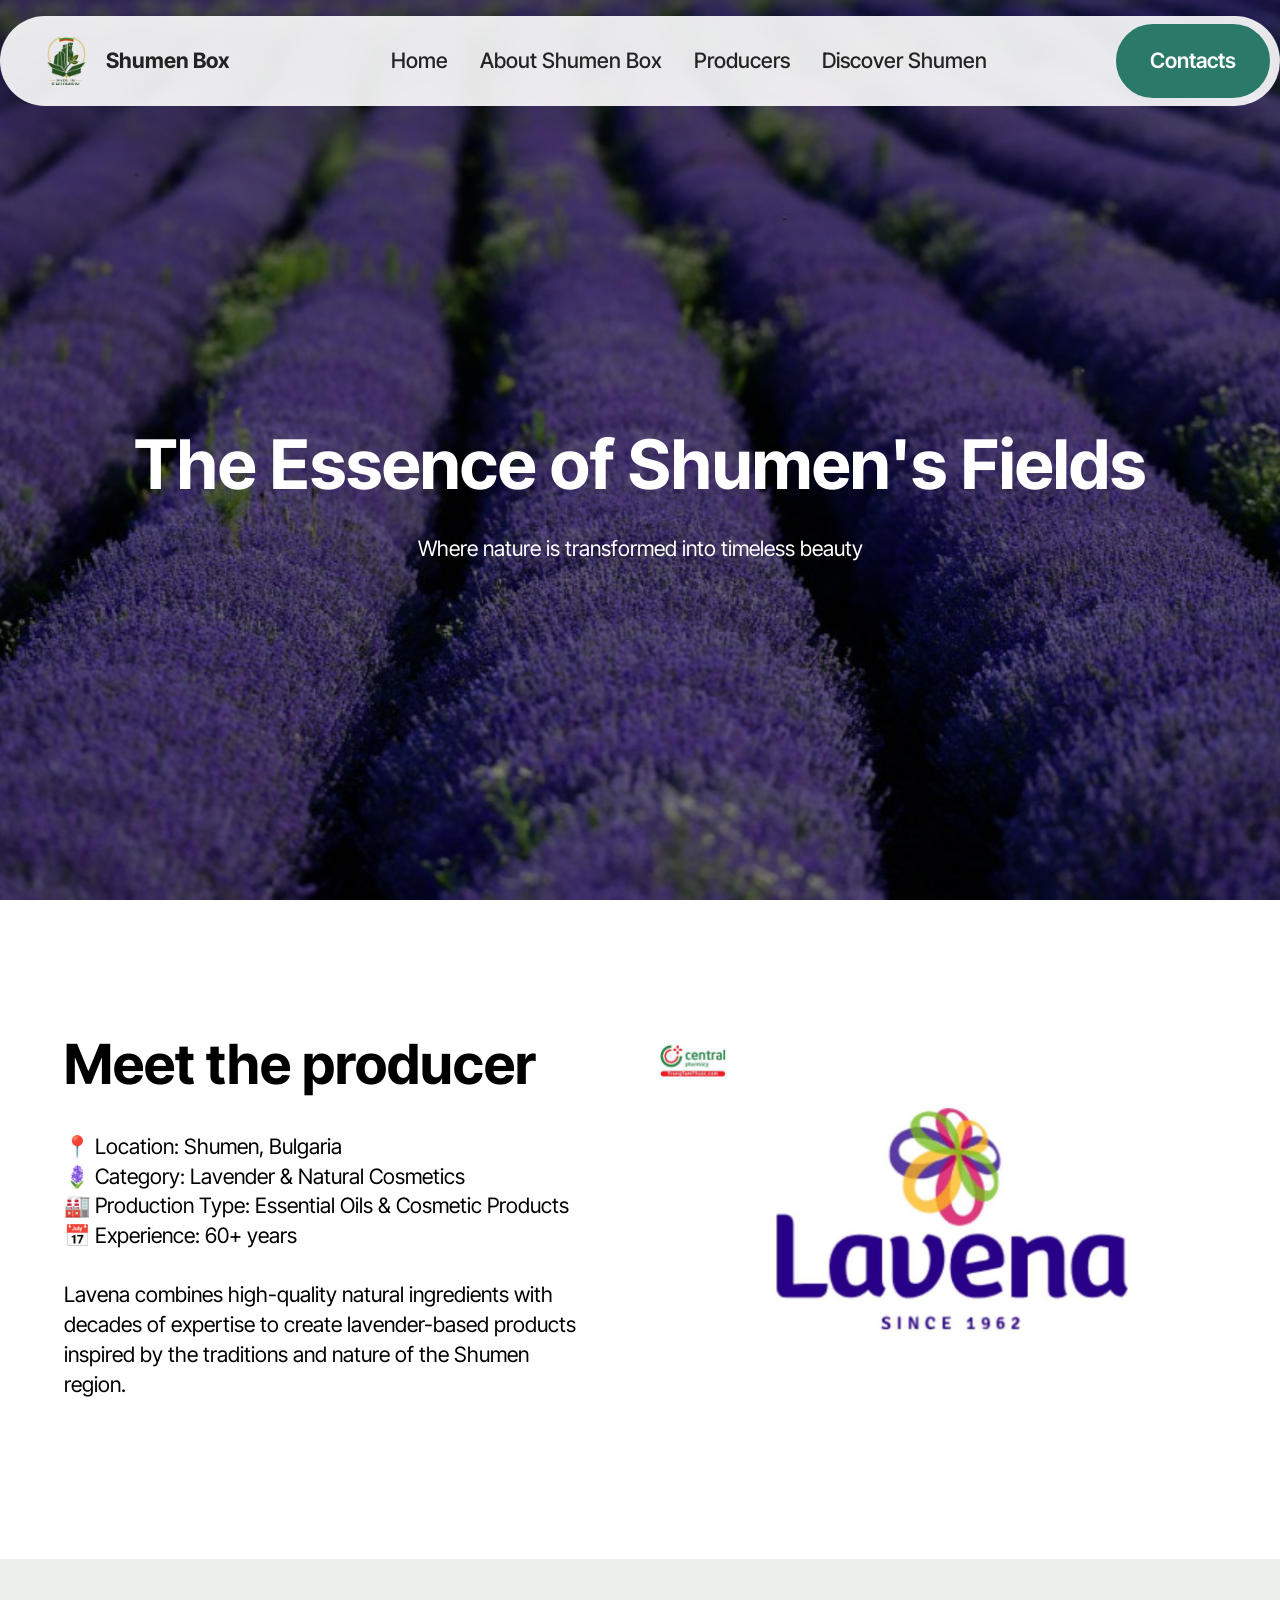
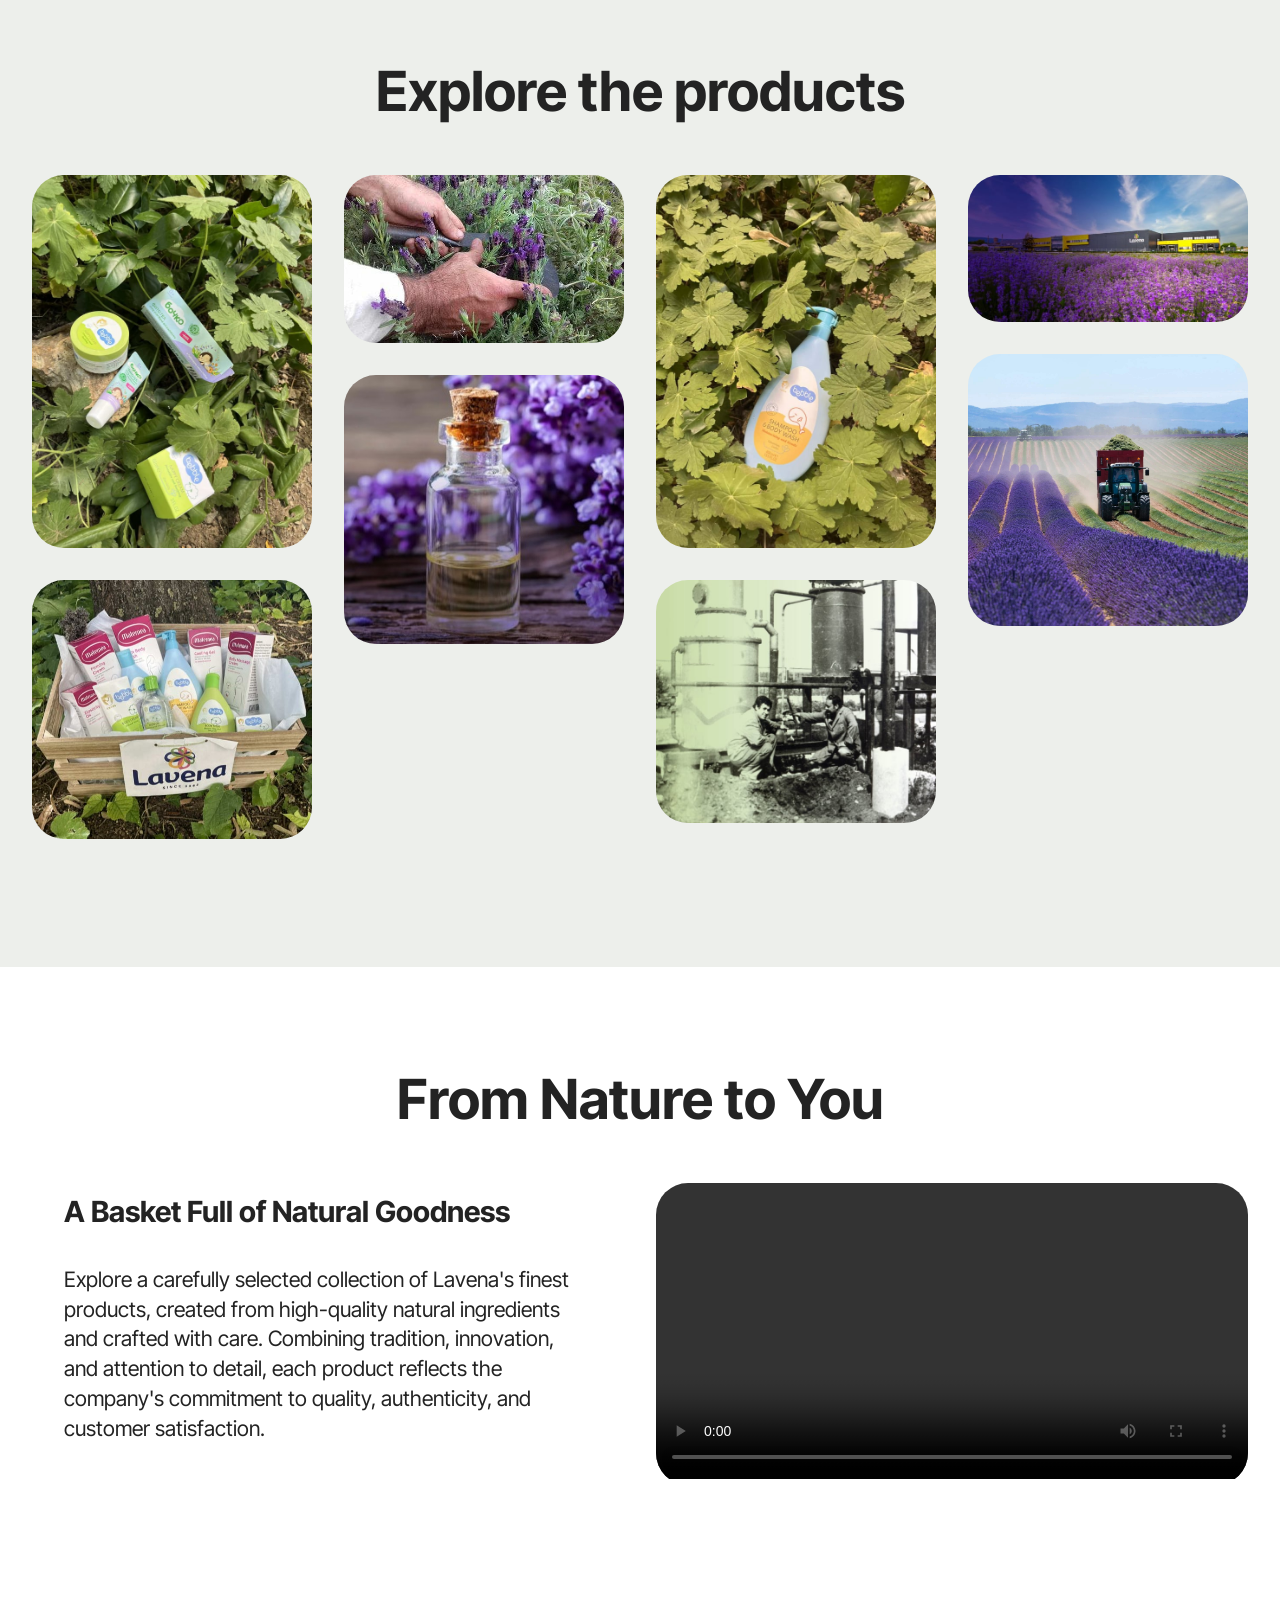
<file: lavender.html>
<!DOCTYPE html>
<html  >
<head>
  <!-- Site made with Mobirise Website Builder v6.1.12, https://mobirise.com -->
  <meta charset="UTF-8">
  <meta http-equiv="X-UA-Compatible" content="IE=edge">
  <meta name="generator" content="Mobirise v6.1.12, mobirise.com">
  <meta name="viewport" content="width=device-width, initial-scale=1, minimum-scale=1">
  <link rel="shortcut icon" href="assets/images/copilot-20260802-171207-96x96.png" type="image/x-icon">
  <meta name="description" content="">
  
  
  <title>lavender</title>
  <link rel="stylesheet" href="assets/web/assets/mobirise-icons2/mobirise2.css">
  <link rel="stylesheet" href="assets/bootstrap/css/bootstrap.min.css">
  <link rel="stylesheet" href="assets/parallax/jarallax.css">
  <link rel="stylesheet" href="assets/animatecss/animate.css">
  <link rel="stylesheet" href="assets/dropdown/css/style.css">
  <link rel="stylesheet" href="assets/theme/css/style.css">
  <link rel="stylesheet" href="assets/gallery/style.css">
  <link rel="preload" href="https://fonts.googleapis.com/css?family=Inter+Tight:100,200,300,400,500,600,700,800,900,100i,200i,300i,400i,500i,600i,700i,800i,900i&display=swap" as="style" onload="this.onload=null;this.rel='stylesheet'">
  <noscript><link rel="stylesheet" href="https://fonts.googleapis.com/css?family=Inter+Tight:100,200,300,400,500,600,700,800,900,100i,200i,300i,400i,500i,600i,700i,800i,900i&display=swap"></noscript>
  <link rel="preload" as="style" href="assets/mobirise/css/mbr-additional.css?v=GWuKqC"><link rel="stylesheet" href="assets/mobirise/css/mbr-additional.css?v=GWuKqC" type="text/css">

  
  
  
</head>
<body>
  
  <section data-bs-version="5.1" class="menu menu2 cid-vrrZUvx87c" once="menu" id="menu02-3d">
	

	<nav class="navbar navbar-dropdown navbar-fixed-top navbar-expand-lg">
		<div class="container">
			<div class="navbar-brand">
				<span class="navbar-logo">
					<a href=".">
						<img src="assets/images/copilot-20260802-171207-96x96.png" alt="" style="height: 3rem;">
					</a>
				</span>
				<span class="navbar-caption-wrap"><a class="navbar-caption text-black text-primary display-4" href="index.html#header05-1">Shumen Box</a></span>
			</div>
			<button class="navbar-toggler" type="button" data-toggle="collapse" data-bs-toggle="collapse" data-target="#navbarSupportedContent" data-bs-target="#navbarSupportedContent" aria-controls="navbarNavAltMarkup" aria-expanded="false" aria-label="Toggle navigation">
				<div class="hamburger">
					<span></span>
					<span></span>
					<span></span>
					<span></span>
				</div>
			</button>
			<div class="collapse navbar-collapse" id="navbarSupportedContent">
				<ul class="navbar-nav nav-dropdown" data-app-modern-menu="true"><li class="nav-item">
						<a class="nav-link link text-black text-primary display-4" href="index.html">Home</a>
					</li><li class="nav-item"><a class="nav-link link text-black text-primary display-4" href="about.html">About Shumen Box</a></li>
					<li class="nav-item">
						<a class="nav-link link text-black text-primary display-4" href="producers.html" aria-expanded="false">Producers</a>
					</li>
					<li class="nav-item"><a class="nav-link link text-black text-primary display-4" href="discover.html">Discover Shumen</a></li></ul>
				
				<div class="navbar-buttons mbr-section-btn"><a class="btn btn-primary display-4" href="contacts.html">Contacts</a></div>
			</div>
		</div>
	</nav>
</section>

<section data-bs-version="5.1" class="header16 cid-vrrZUw5ktJ mbr-fullscreen mbr-parallax-background" id="header17-3e">
  
  <div class="mbr-overlay" style="opacity: 0.5; background-color: rgb(0, 0, 0);"></div>
  <div class="container-fluid">
    <div class="row">
      <div class="content-wrap col-12 col-md-12">
        <h1 class="mbr-section-title mbr-fonts-style mbr-white mb-4 display-1"><strong><br></strong><br><br><br><strong>The Essence of Shumen's Fields</strong></h1>
        
        <p class="mbr-fonts-style mbr-text mbr-white mb-4 display-7">Where nature is transformed into timeless beauty<br><br><br><br><br><br><br></p>
        
      </div>
    </div>
  </div>
</section>

<section data-bs-version="5.1" class="start article4 cid-vrrZUwvZVi" id="article04-3f">
	

	
	

	<div class="container">
		<div class="row justify-content-center">
			<div class="col-12 col-md-12 col-lg-6 image-wrapper">
				<img class="w-100" src="assets/images/lavena-5582-1200x800.jpg" alt="Mobirise Website Builder">
			</div>
			<div class="col-12 col-md-12 col-lg">
				<div class="text-wrapper align-left">
					<h1 class="mbr-section-title mbr-fonts-style mb-4 display-2"><strong>Meet the producer</strong></h1>
					<p class="mbr-text mbr-fonts-style mb-4 display-7">📍 Location: Shumen, Bulgaria<br>🪻 Category: Lavender &amp; Natural Cosmetics<br>🏭 Production Type: Essential Oils &amp; Cosmetic Products<br>📅 Experience: 60+ years<br><br>Lavena combines high-quality natural ingredients with decades of expertise to create lavender-based products inspired by the traditions and nature of the Shumen region.<br></p>
					
				</div>
			</div>
		</div>
	</div>
</section>

<section data-bs-version="5.1" class="gallery1 mbr-gallery cid-vrs2cUQFsr" id="gallery02-3h">   
    
    

    <div class="container-fluid">
        <div class="row justify-content-center">
            <div class="col-12 content-head">
                <div class="mbr-section-head mb-5">
                    <h3 class="mbr-section-title mbr-fonts-style align-center m-0 display-2"><strong>Explore the products</strong></h3>
                    <h4 class="mbr-section-subtitle mbr-fonts-style align-center mb-0 mt-4 display-7"></h4>
                </div>
            </div>
        </div>
        <div class="row mbr-gallery mbr-masonry" data-masonry="{&quot;percentPosition&quot;: true }">
            <div class="col-12 col-md-6 col-lg-3 item gallery-image active">
                <div class="item-wrapper" data-toggle="modal" data-bs-toggle="modal" data-target="#vrCfClSuB9-modal" data-bs-target="#vrCfClSuB9-modal">
                    <img class="w-100" src="assets/images/viber-d0b8d0b7d0bed0b1d180d0b0d0b6d0b5d0bdd0b8d0b5-2026-08-06-02-06-20-312-646x861.jpg" alt="Mobirise Website Builder" data-slide-to="0" data-bs-slide-to="0" data-target="#lb-vrCfClSuB9" data-bs-target="#lb-vrCfClSuB9">
                    <div class="icon-wrapper">
                        <span class="mobi-mbri mobi-mbri-search mbr-iconfont mbr-iconfont-btn"></span>
                    </div>
                </div>
                
            </div>
            <div class="col-12 col-md-6 col-lg-3 item gallery-image">
                <div class="item-wrapper" data-toggle="modal" data-bs-toggle="modal" data-target="#vrCfClSuB9-modal" data-bs-target="#vrCfClSuB9-modal">
                    <img class="w-100" src="assets/images/brane-na-bilki-500x300.jpg" alt="Mobirise Website Builder" data-slide-to="1" data-bs-slide-to="1" data-target="#lb-vrCfClSuB9" data-bs-target="#lb-vrCfClSuB9">
                    <div class="icon-wrapper">
                        <span class="mobi-mbri mobi-mbri-search mbr-iconfont mbr-iconfont-btn"></span>
                    </div>
                </div>
                
            </div><div class="col-12 col-md-6 col-lg-3 item gallery-image">
                <div class="item-wrapper" data-toggle="modal" data-bs-toggle="modal" data-target="#vrCfClSuB9-modal" data-bs-target="#vrCfClSuB9-modal">
                    <img class="w-100" src="assets/images/viber-d0b8d0b7d0bed0b1d180d0b0d0b6d0b5d0bdd0b8d0b5-2026-08-06-02-06-20-232-646x861.jpg" alt="Mobirise Website Builder" data-slide-to="2" data-bs-slide-to="2" data-target="#lb-vrCfClSuB9" data-bs-target="#lb-vrCfClSuB9">
                    <div class="icon-wrapper">
                        <span class="mobi-mbri mobi-mbri-search mbr-iconfont mbr-iconfont-btn"></span>
                    </div>
                </div>
                
            </div><div class="col-12 col-md-6 col-lg-3 item gallery-image">
                <div class="item-wrapper" data-toggle="modal" data-bs-toggle="modal" data-target="#vrCfClSuB9-modal" data-bs-target="#vrCfClSuB9-modal">
                    <img class="w-100" src="assets/images/lavena-cosmetics-banner-2x-1200x630-crop-1-q80-646x339.jpg" alt="Mobirise Website Builder" data-slide-to="3" data-bs-slide-to="3" data-target="#lb-vrCfClSuB9" data-bs-target="#lb-vrCfClSuB9">
                    <div class="icon-wrapper">
                        <span class="mobi-mbri mobi-mbri-search mbr-iconfont mbr-iconfont-btn"></span>
                    </div>
                </div>
                
            </div><div class="col-12 col-md-6 col-lg-3 item gallery-image">
                <div class="item-wrapper" data-toggle="modal" data-bs-toggle="modal" data-target="#vrCfClSuB9-modal" data-bs-target="#vrCfClSuB9-modal">
                    <img class="w-100" src="assets/images/european-lavender-oil-2x-2880x-1780x1726.jpg" alt="Mobirise Website Builder" data-slide-to="4" data-bs-slide-to="4" data-target="#lb-vrCfClSuB9" data-bs-target="#lb-vrCfClSuB9">
                    <div class="icon-wrapper">
                        <span class="mobi-mbri mobi-mbri-search mbr-iconfont mbr-iconfont-btn"></span>
                    </div>
                </div>
                
            </div>
            <div class="col-12 col-md-6 col-lg-3 item gallery-image">
                <div class="item-wrapper" data-toggle="modal" data-bs-toggle="modal" data-target="#vrCfClSuB9-modal" data-bs-target="#vrCfClSuB9-modal">
                    <img class="w-100" src="assets/images/bulgarian-lavener-oil-2x-2880x-646x399.jpeg" alt="Mobirise Website Builder" data-slide-to="5" data-bs-slide-to="5" data-target="#lb-vrCfClSuB9" data-bs-target="#lb-vrCfClSuB9">
                    <div class="icon-wrapper">
                        <span class="mobi-mbri mobi-mbri-search mbr-iconfont mbr-iconfont-btn"></span>
                    </div>
                </div>
                
            </div>
            
            <div class="col-12 col-md-6 col-lg-3 item gallery-image">
                <div class="item-wrapper" data-toggle="modal" data-bs-toggle="modal" data-target="#vrCfClSuB9-modal" data-bs-target="#vrCfClSuB9-modal">
                    <img class="w-100" src="assets/images/viber-d0b8d0b7d0bed0b1d180d0b0d0b6d0b5d0bdd0b8d0b5-2026-08-06-02-06-20-119-646x485.jpeg" alt="Mobirise Website Builder" data-slide-to="6" data-bs-slide-to="6" data-target="#lb-vrCfClSuB9" data-bs-target="#lb-vrCfClSuB9">
                    <div class="icon-wrapper">
                        <span class="mobi-mbri mobi-mbri-search mbr-iconfont mbr-iconfont-btn"></span>
                    </div>
                </div>
                
            </div>
            <div class="col-12 col-md-6 col-lg-3 item gallery-image">
                <div class="item-wrapper" data-toggle="modal" data-bs-toggle="modal" data-target="#vrCfClSuB9-modal" data-bs-target="#vrCfClSuB9-modal">
                    <img class="w-100" src="assets/images/lavener-oil-history-2x-2880x-646x561.jpg" alt="Mobirise Website Builder" data-slide-to="7" data-bs-slide-to="7" data-target="#lb-vrCfClSuB9" data-bs-target="#lb-vrCfClSuB9">
                    <div class="icon-wrapper">
                        <span class="mobi-mbri mobi-mbri-search mbr-iconfont mbr-iconfont-btn"></span>
                    </div>
                </div>
                
            </div>
            
        </div>

        <div class="modal mbr-slider" tabindex="-1" role="dialog" aria-hidden="true" id="vrCfClSuB9-modal">
            <div class="modal-dialog" role="document">
                <div class="modal-content">
                    <div class="modal-body">
                        <div class="carousel slide" id="lb-vrCfClSuB9" data-interval="5000" data-bs-interval="5000">
                            <div class="carousel-inner">
                                <div class="carousel-item active">
                                    <img class="d-block w-100" src="assets/images/viber-d0b8d0b7d0bed0b1d180d0b0d0b6d0b5d0bdd0b8d0b5-2026-08-06-02-06-20-312-646x861.jpg" alt="Mobirise Website Builder">
                                </div>
                                <div class="carousel-item">
                                    <img class="d-block w-100" src="assets/images/brane-na-bilki-500x300.jpg" alt="Mobirise Website Builder">
                                </div><div class="carousel-item">
                                    <img class="d-block w-100" src="assets/images/viber-d0b8d0b7d0bed0b1d180d0b0d0b6d0b5d0bdd0b8d0b5-2026-08-06-02-06-20-232-646x861.jpg" alt="Mobirise Website Builder">
                                </div><div class="carousel-item">
                                    <img class="d-block w-100" src="assets/images/lavena-cosmetics-banner-2x-1200x630-crop-1-q80-646x339.jpg" alt="Mobirise Website Builder">
                                </div><div class="carousel-item">
                                    <img class="d-block w-100" src="assets/images/european-lavender-oil-2x-2880x-1780x1726.jpg" alt="Mobirise Website Builder">
                                </div>
                                <div class="carousel-item">
                                    <img class="d-block w-100" src="assets/images/bulgarian-lavener-oil-2x-2880x-646x399.jpeg" alt="Mobirise Website Builder">
                                </div>
                                
                                <div class="carousel-item">
                                    <img class="d-block w-100" src="assets/images/viber-d0b8d0b7d0bed0b1d180d0b0d0b6d0b5d0bdd0b8d0b5-2026-08-06-02-06-20-119-646x485.jpeg" alt="Mobirise Website Builder">
                                </div>
                                <div class="carousel-item">
                                    <img class="d-block w-100" src="assets/images/lavener-oil-history-2x-2880x-646x561.jpg" alt="Mobirise Website Builder">
                                </div>
                                
                            </div>
                            <ol class="carousel-indicators">
                                <li data-slide-to="0" data-bs-slide-to="0" class="active" data-target="#lb-vrCfClSuB9" data-bs-target="#lb-vrCfClSuB9"></li>
                                <li data-slide-to="1" data-bs-slide-to="1" data-target="#lb-vrCfClSuB9" data-bs-target="#lb-vrCfClSuB9"></li><li data-slide-to="2" data-bs-slide-to="2" data-target="#lb-vrCfClSuB9" data-bs-target="#lb-vrCfClSuB9"></li>
                                <li data-slide-to="3" data-bs-slide-to="3" data-target="#lb-vrCfClSuB9" data-bs-target="#lb-vrCfClSuB9"></li>
                                <li data-slide-to="4" data-bs-slide-to="4" data-target="#lb-vrCfClSuB9" data-bs-target="#lb-vrCfClSuB9"></li>
                                <li data-slide-to="5" data-bs-slide-to="5" data-target="#lb-vrCfClSuB9" data-bs-target="#lb-vrCfClSuB9"></li>
                                <li data-slide-to="6" data-bs-slide-to="6" data-target="#lb-vrCfClSuB9" data-bs-target="#lb-vrCfClSuB9"></li>
                                <li data-slide-to="7" data-bs-slide-to="7" data-target="#lb-vrCfClSuB9" data-bs-target="#lb-vrCfClSuB9"></li>
                            </ol>
                            <a role="button" href="" class="close" data-dismiss="modal" data-bs-dismiss="modal" aria-label="Close">
                            </a>
                            <a class="carousel-control-prev carousel-control" role="button" data-slide="prev" data-bs-slide="prev" href="#lb-vrCfClSuB9">
                                <span class="mobi-mbri mobi-mbri-arrow-prev" aria-hidden="true"></span>
                                <span class="sr-only visually-hidden">Previous</span>
                            </a>
                            <a class="carousel-control-next carousel-control" role="button" data-slide="next" data-bs-slide="next" href="#lb-vrCfClSuB9">
                                <span class="mobi-mbri mobi-mbri-arrow-next" aria-hidden="true"></span>
                                <span class="sr-only visually-hidden">Next</span>
                            </a>
                        </div>
                    </div>
                </div>
            </div>
        </div>
    </div>
</section>

<section data-bs-version="5.1" class="video05 cid-vry9aCCwId" id="video05-4a">
    

    
    

    <div class="container">
        <div class="row justify-content-center">
          <div class="col-12">
            <div class="title-wrapper mb-5">
                <h4 class="mbr-section-maintitle mbr-fonts-style mb-0 display-2"><strong>From Nature to You</strong></h4>
            </div>
          </div>
            <div class="col-12 col-md">
                <div class="text-wrapper">
                    <h2 class="mb-4 mbr-fonts-style mbr-section-title display-5"><strong>A Basket Full of Natural Goodness</strong></h2>
                    <p class="mbr-text mb-4 mbr-fonts-style display-7">
                        Explore a carefully selected collection of Lavena's finest products, created from high-quality natural ingredients and crafted with care. Combining tradition, innovation, and attention to detail, each product reflects the company's commitment to quality, authenticity, and customer satisfaction.
                    </p>
                    
                </div>
            </div>
            <div class="col-12 col-md-6 video-block">
                <div class="mbr-figure"><video style="width:100%" controls autoplay loop playsinline><source src="https://vz-0ea098de-fdd.b-cdn.net/ccf495eb-c89d-4f1a-8cab-78106f3fbf39/play_720p.mp4?loop=1&amp;autoplay=1"/></video></div>
                
            </div>
        </div>
    </div>
</section><section class="display-7" style="padding: 0;align-items: center;justify-content: center;flex-wrap: wrap;    align-content: center;display: flex;position: relative;height: 4rem;"><a href="https://mobiri.se/" style="flex: 1 1;height: 4rem;position: absolute;width: 100%;z-index: 1;"><img alt="" style="height: 4rem;" src="[data-uri]"></a><p style="margin: 0;text-align: center;" class="display-7">&#8204;</p><a style="z-index:1" href="https://mobirise.com/builder/ai-website-maker.html">Best AI Website Maker</a></section><script src="assets/bootstrap/js/bootstrap.bundle.min.js"></script>  <script src="assets/parallax/jarallax.js"></script>  <script src="assets/smoothscroll/smooth-scroll.js"></script>  <script src="assets/ytplayer/index.js"></script>  <script src="assets/dropdown/js/navbar-dropdown.js"></script>  <script src="assets/masonry/masonry.pkgd.min.js"></script>  <script src="assets/imagesloaded/imagesloaded.pkgd.min.js"></script>  <script src="assets/theme/js/script.js"></script>  <script src="assets/gallery/player.min.js"></script>  <script src="assets/gallery/script.js"></script>  
  
  
  <input name="animation" type="hidden">
  </body>
</html>
</file>
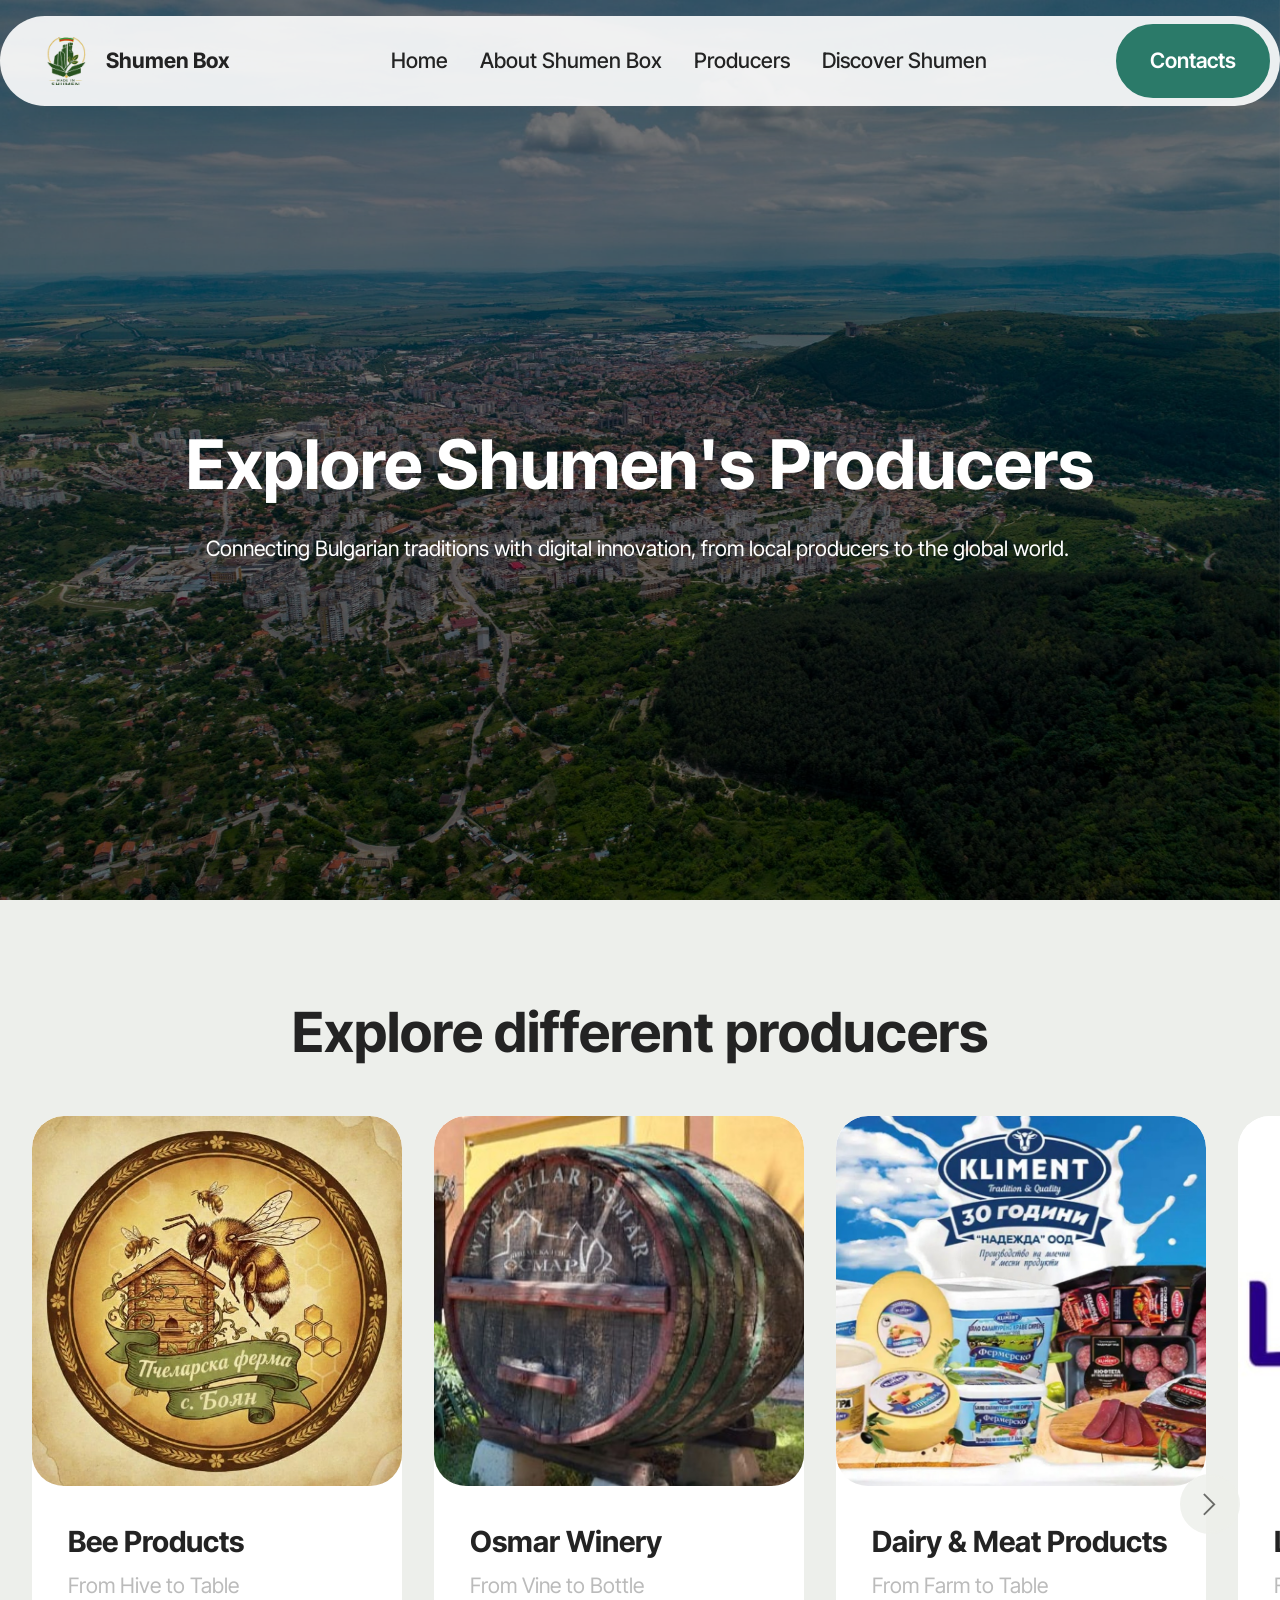
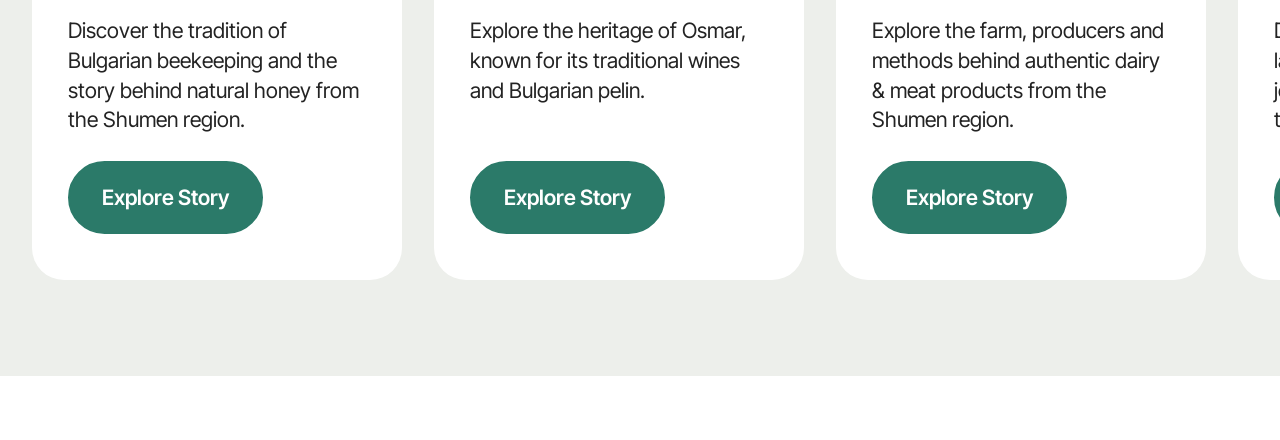
<file: producers.html>
<!DOCTYPE html>
<html  >
<head>
  <!-- Site made with Mobirise Website Builder v6.1.12, https://mobirise.com -->
  <meta charset="UTF-8">
  <meta http-equiv="X-UA-Compatible" content="IE=edge">
  <meta name="generator" content="Mobirise v6.1.12, mobirise.com">
  <meta name="viewport" content="width=device-width, initial-scale=1, minimum-scale=1">
  <link rel="shortcut icon" href="assets/images/copilot-20260802-171207-96x96.png" type="image/x-icon">
  <meta name="description" content="">
  
  
  <title>producers</title>
  <link rel="stylesheet" href="assets/web/assets/mobirise-icons2/mobirise2.css">
  <link rel="stylesheet" href="assets/bootstrap/css/bootstrap.min.css">
  <link rel="stylesheet" href="assets/parallax/jarallax.css">
  <link rel="stylesheet" href="assets/animatecss/animate.css">
  <link rel="stylesheet" href="assets/dropdown/css/style.css">
  <link rel="stylesheet" href="assets/theme/css/style.css">
  <link rel="preload" href="https://fonts.googleapis.com/css?family=Inter+Tight:100,200,300,400,500,600,700,800,900,100i,200i,300i,400i,500i,600i,700i,800i,900i&display=swap" as="style" onload="this.onload=null;this.rel='stylesheet'">
  <noscript><link rel="stylesheet" href="https://fonts.googleapis.com/css?family=Inter+Tight:100,200,300,400,500,600,700,800,900,100i,200i,300i,400i,500i,600i,700i,800i,900i&display=swap"></noscript>
  <link rel="preload" as="style" href="assets/mobirise/css/mbr-additional.css?v=A5BtOy"><link rel="stylesheet" href="assets/mobirise/css/mbr-additional.css?v=A5BtOy" type="text/css">

  
  
  
</head>
<body>
  
  <section data-bs-version="5.1" class="menu menu2 cid-vrkl64FN90" once="menu" id="menu02-1n">
	

	<nav class="navbar navbar-dropdown navbar-fixed-top navbar-expand-lg">
		<div class="container">
			<div class="navbar-brand">
				<span class="navbar-logo">
					<a href=".">
						<img src="assets/images/copilot-20260802-171207-96x96.png" alt="" style="height: 3rem;">
					</a>
				</span>
				<span class="navbar-caption-wrap"><a class="navbar-caption text-black text-primary display-4" href="index.html#header05-1">Shumen Box</a></span>
			</div>
			<button class="navbar-toggler" type="button" data-toggle="collapse" data-bs-toggle="collapse" data-target="#navbarSupportedContent" data-bs-target="#navbarSupportedContent" aria-controls="navbarNavAltMarkup" aria-expanded="false" aria-label="Toggle navigation">
				<div class="hamburger">
					<span></span>
					<span></span>
					<span></span>
					<span></span>
				</div>
			</button>
			<div class="collapse navbar-collapse" id="navbarSupportedContent">
				<ul class="navbar-nav nav-dropdown" data-app-modern-menu="true"><li class="nav-item">
						<a class="nav-link link text-black text-primary display-4" href="index.html">Home</a>
					</li><li class="nav-item"><a class="nav-link link text-black text-primary display-4" href="about.html">About Shumen Box</a></li>
					<li class="nav-item">
						<a class="nav-link link text-black text-primary display-4" href="producers.html" aria-expanded="false">Producers</a>
					</li>
					<li class="nav-item"><a class="nav-link link text-black text-primary display-4" href="discover.html">Discover Shumen</a></li></ul>
				
				<div class="navbar-buttons mbr-section-btn"><a class="btn btn-primary display-4" href="contacts.html">Contacts</a></div>
			</div>
		</div>
	</nav>
</section>

<section data-bs-version="5.1" class="header16 cid-vrkl63MjAa mbr-fullscreen mbr-parallax-background" id="header17-1m">
  
  <div class="mbr-overlay" style="opacity: 0.5; background-color: rgb(0, 0, 0);"></div>
  <div class="container-fluid">
    <div class="row">
      <div class="content-wrap col-12 col-md-12">
        <h1 class="mbr-section-title mbr-fonts-style mbr-white mb-4 display-1"><strong><br></strong><br><br><br><strong>Explore Shumen's Producers</strong></h1>
        
        <p class="mbr-fonts-style mbr-text mbr-white mb-4 display-7">Connecting Bulgarian traditions with digital innovation, from local producers to the global world.&nbsp;<br><br><br><br><br><br><br></p>
        
      </div>
    </div>
  </div>
</section>

<section data-bs-version="5.1" class="features017 mbr-embla cid-vrkyxqvJCz" id="features017-21">
	
	
	<div class="position-relative">
		<div class="container-fluid">
			<div class="row justify-content-center">
				<div class="col-12 content-head">
					<div class="mbr-section-head mb-5">
						<h4 class="mbr-section-title mbr-fonts-style align-center mb-0 display-2"><strong>Еxplore different producers</strong></h4>
						
					</div>
				</div>
			</div>
		</div>

		<div class="embla" data-skip-snaps="true" data-align="center" data-contain-scroll="trimSnaps" data-auto-play-interval="5" data-draggable="true">
			<div class="embla__viewport container-fluid">
				<div class="embla__container">
					<div class="embla__slide slider-image item active" style="margin-left: 1rem; margin-right: 1rem;">
						<div class="slide-content">
							<div class="item-img">
								<div class="item-wrapper">
									<img src="assets/images/622045326-1437119735123037-8978427362935226058-n-600x600.jpg" alt="Mobirise Website Builder" title="" data-slide-to="1" data-bs-slide-to="1">
								</div>
							</div>
							<div class="item-content">
								<h5 class="item-title mbr-fonts-style display-5"><strong>Bee Products</strong></h5>
								<h6 class="item-subtitle mbr-fonts-style mt-1 display-7">From Hive to Table</h6>
								<p class="mbr-text mbr-fonts-style mt-3 display-7">Discover the tradition of Bulgarian beekeeping and the story behind natural honey from the Shumen region.</p>
							</div>

							<div class="mbr-section-btn item-footer mt-2"><a href="bee.html" class="btn item-btn btn-primary display-7" target="_blank">Explore Story</a></div>
						</div>
					</div>
					
					<div class="embla__slide slider-image item" style="margin-left: 1rem; margin-right: 1rem;">
						<div class="slide-content">
							<div class="item-img">
								<div class="item-wrapper">
									<img src="assets/images/159762201-740x417.jpeg" alt="Mobirise Website Builder" title="" data-slide-to="1" data-bs-slide-to="1">
								</div>
							</div>
							<div class="item-content">
								<h5 class="item-title mbr-fonts-style display-5"><strong>Osmar Winery</strong></h5>
								<h6 class="item-subtitle mbr-fonts-style mt-1 display-7">From Vine to Bottle</h6>
								<p class="mbr-text mbr-fonts-style mt-3 display-7">Explore the heritage of Osmar, known for its traditional wines and Bulgarian pelin.</p>
							</div>
							<div class="mbr-section-btn item-footer mt-2"><a href="winery.html" class="btn item-btn btn-primary display-7" target="_blank">Explore Story</a></div>
						</div>
					</div>
					<div class="embla__slide slider-image item" style="margin-left: 1rem; margin-right: 1rem;">
						<div class="slide-content">
							<div class="item-img">
								<div class="item-wrapper">
									<img src="assets/images/d095d0bad180d0b0d0bdd0bdd0b020d181d0bdd0b8d0bcd0bad0b0-4-8-2026-234645-mandranadejda.com-1200x776.jpeg" alt="Mobirise Website Builder" title="" data-slide-to="2" data-bs-slide-to="2">
								</div>
							</div>
							<div class="item-content">
								<h5 class="item-title mbr-fonts-style display-5"><strong>Dairy &amp; Meat Products</strong></h5>
								<h6 class="item-subtitle mbr-fonts-style mt-1 display-7">From Farm to Table</h6>
								<p class="mbr-text mbr-fonts-style mt-3 display-7">Explore the farm, producers and methods behind authentic dairy &amp; meat products from the Shumen region.</p>
							</div>
							<div class="mbr-section-btn item-footer mt-2"><a href="dairy.html" class="btn item-btn btn-primary display-7" target="_blank">Explore Story</a></div>
						</div>
					</div><div class="embla__slide slider-image item" style="margin-left: 1rem; margin-right: 1rem;">
						<div class="slide-content">
							<div class="item-img">
								<div class="item-wrapper">
									<img src="assets/images/lavena-5582-600x400.jpeg" alt="Mobirise Website Builder" title="" data-slide-to="3" data-bs-slide-to="3">
								</div>
							</div>
							<div class="item-content">
								<h5 class="item-title mbr-fonts-style display-5"><strong>Lavender Products</strong></h5>
								<h6 class="item-subtitle mbr-fonts-style mt-1 display-7">From Field to Essence</h6>
								<p class="mbr-text mbr-fonts-style mt-3 display-7">Discover the story behind local lavender products and the journey from Shumen's fields to the final creation.</p>
							</div>
							<div class="mbr-section-btn item-footer mt-2"><a href="lavender.html" class="btn item-btn btn-primary display-7" target="_blank">Explore Story</a></div>
						</div>
					</div><div class="embla__slide slider-image item" style="margin-left: 1rem; margin-right: 1rem;">
						<div class="slide-content">
							<div class="item-img">
								<div class="item-wrapper">
									<img src="assets/images/271713251-112819311279313-2812607010640853202-n-1200x1200.jpg" alt="Mobirise Website Builder" title="" data-slide-to="4" data-bs-slide-to="4">
								</div>
							</div>
							<div class="item-content">
								<h5 class="item-title mbr-fonts-style display-5"><strong>Herbs</strong></h5>
								<h6 class="item-subtitle mbr-fonts-style mt-1 display-7">From fields to tea</h6>
								<p class="mbr-text mbr-fonts-style mt-3 display-7">Explore the story behind Shumen's natural herbs and the local traditions that transform plants into authentic products.</p>
							</div>
							<div class="mbr-section-btn item-footer mt-2"><a href="herbs.html" class="btn item-btn btn-primary display-7" target="_blank">Explore Story</a></div>
						</div>
					</div>
					
					
					
					
				</div>
			</div>
			<button class="embla__button embla__button--prev">
				<span class="mobi-mbri mobi-mbri-arrow-prev mbr-iconfont" aria-hidden="true"></span>
				<span class="sr-only visually-hidden visually-hidden visually-hidden">Previous</span>
			</button>
			<button class="embla__button embla__button--next">
				<span class="mobi-mbri mobi-mbri-arrow-next mbr-iconfont" aria-hidden="true"></span>
				<span class="sr-only visually-hidden visually-hidden visually-hidden">Next</span>
			</button>
		</div>
	</div>
</section><section class="display-7" style="padding: 0;align-items: center;justify-content: center;flex-wrap: wrap;    align-content: center;display: flex;position: relative;height: 4rem;"><a href="https://mobiri.se/" style="flex: 1 1;height: 4rem;position: absolute;width: 100%;z-index: 1;"><img alt="" style="height: 4rem;" src="[data-uri]"></a><p style="margin: 0;text-align: center;" class="display-7">&#8204;</p><a style="z-index:1" href="https://mobirise.com/builder/no-code-website-builder.html">No Code Website Builder</a></section><script src="assets/bootstrap/js/bootstrap.bundle.min.js"></script>  <script src="assets/parallax/jarallax.js"></script>  <script src="assets/smoothscroll/smooth-scroll.js"></script>  <script src="assets/ytplayer/index.js"></script>  <script src="assets/dropdown/js/navbar-dropdown.js"></script>  <script src="assets/embla/embla.min.js"></script>  <script src="assets/embla/script.js"></script>  <script src="assets/theme/js/script.js"></script>  
  
  
  <input name="animation" type="hidden">
  </body>
</html>
</file>
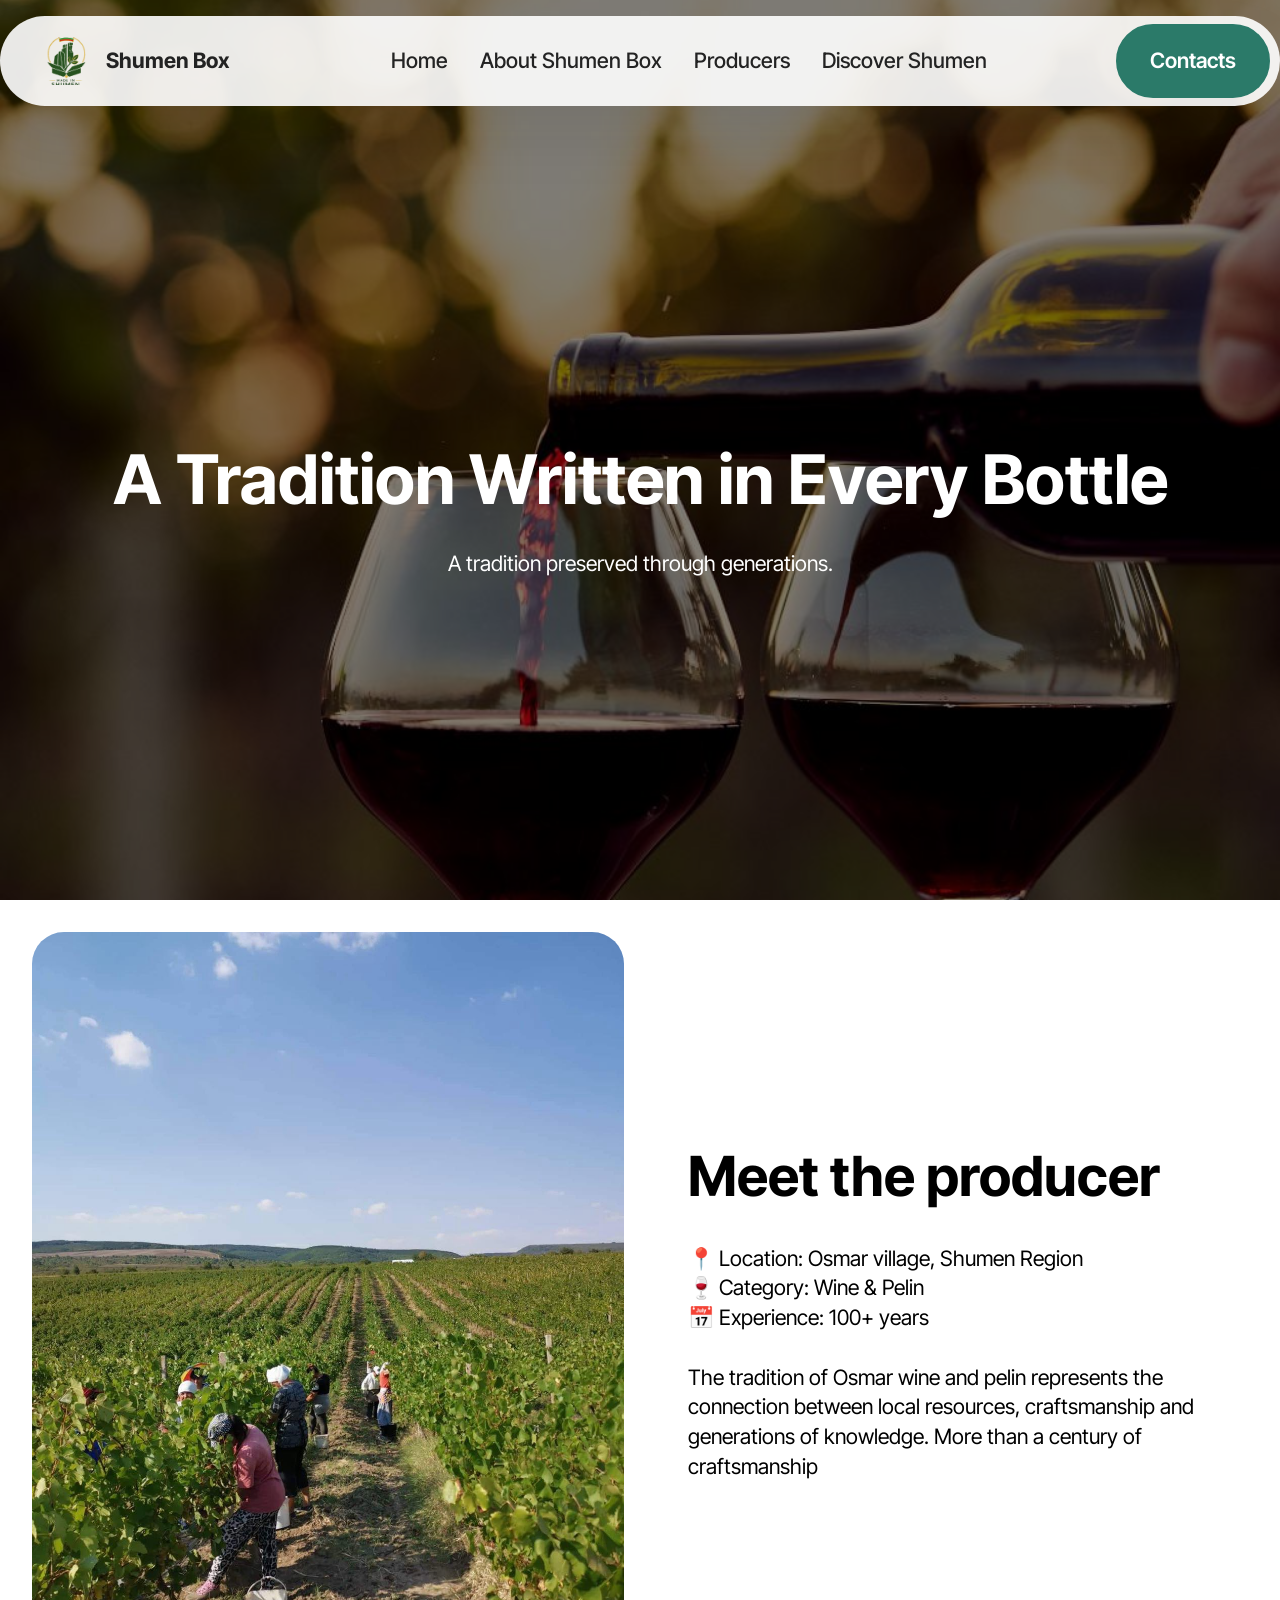
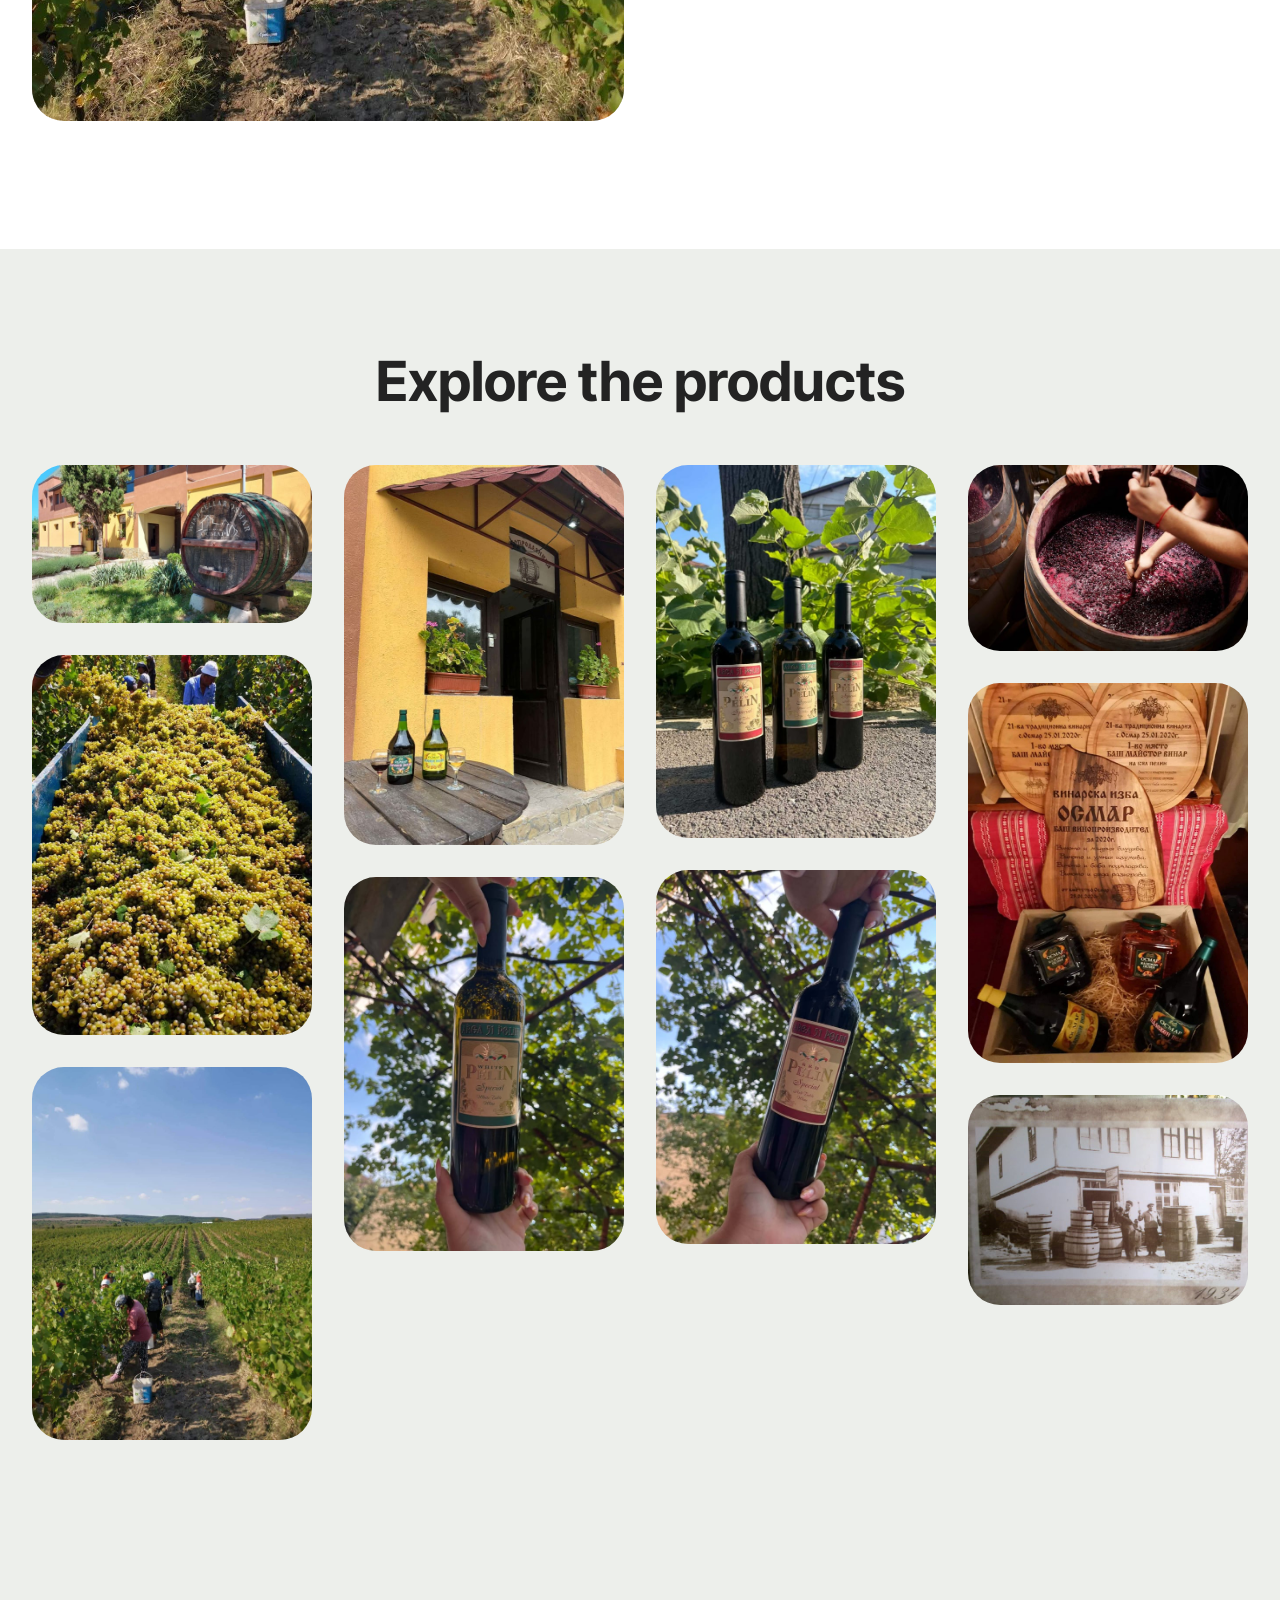
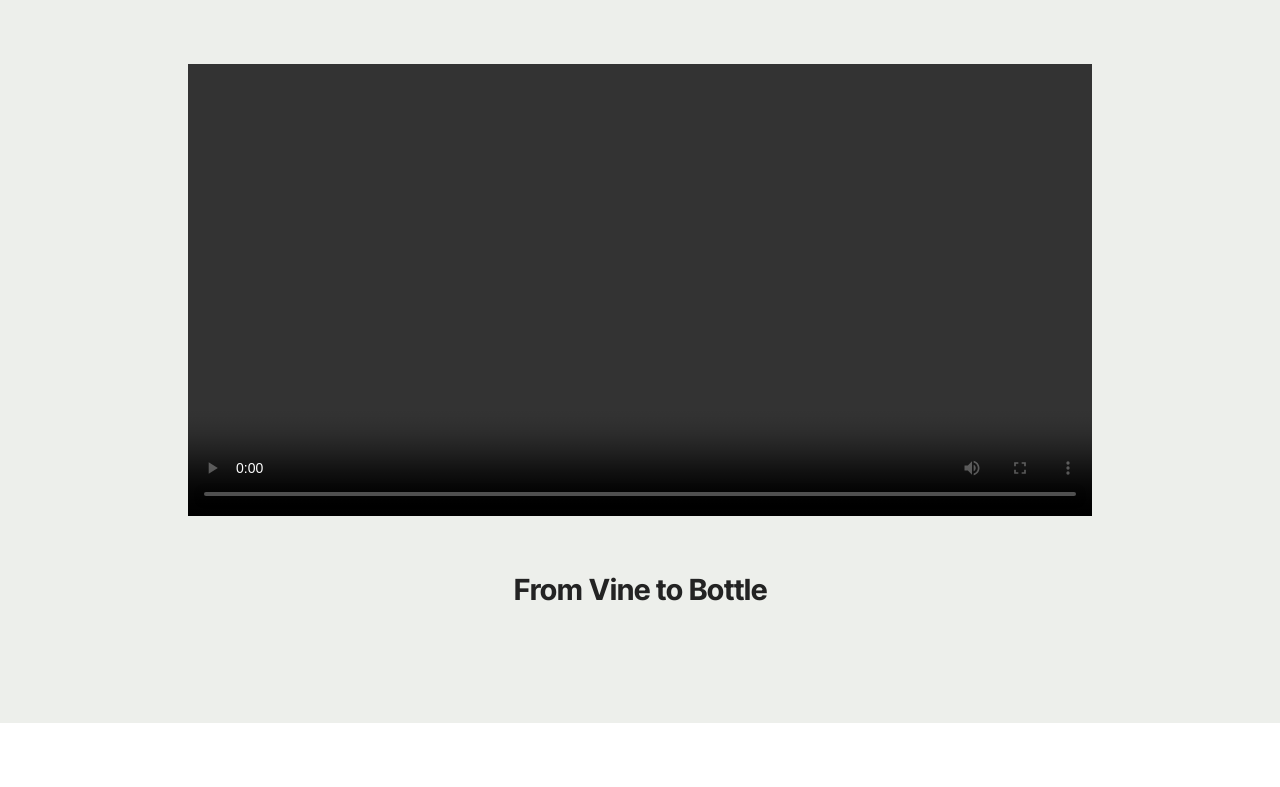
<file: winery.html>
<!DOCTYPE html>
<html  >
<head>
  <!-- Site made with Mobirise Website Builder v6.1.12, https://mobirise.com -->
  <meta charset="UTF-8">
  <meta http-equiv="X-UA-Compatible" content="IE=edge">
  <meta name="generator" content="Mobirise v6.1.12, mobirise.com">
  <meta name="viewport" content="width=device-width, initial-scale=1, minimum-scale=1">
  <link rel="shortcut icon" href="assets/images/copilot-20260802-171207-96x96.png" type="image/x-icon">
  <meta name="description" content="">
  
  
  <title>winery</title>
  <link rel="stylesheet" href="assets/web/assets/mobirise-icons2/mobirise2.css">
  <link rel="stylesheet" href="assets/bootstrap/css/bootstrap.min.css">
  <link rel="stylesheet" href="assets/parallax/jarallax.css">
  <link rel="stylesheet" href="assets/animatecss/animate.css">
  <link rel="stylesheet" href="assets/dropdown/css/style.css">
  <link rel="stylesheet" href="assets/theme/css/style.css">
  <link rel="stylesheet" href="assets/gallery/style.css">
  <link rel="preload" href="https://fonts.googleapis.com/css?family=Inter+Tight:100,200,300,400,500,600,700,800,900,100i,200i,300i,400i,500i,600i,700i,800i,900i&display=swap" as="style" onload="this.onload=null;this.rel='stylesheet'">
  <noscript><link rel="stylesheet" href="https://fonts.googleapis.com/css?family=Inter+Tight:100,200,300,400,500,600,700,800,900,100i,200i,300i,400i,500i,600i,700i,800i,900i&display=swap"></noscript>
  <link rel="preload" as="style" href="assets/mobirise/css/mbr-additional.css?v=6iVbzv"><link rel="stylesheet" href="assets/mobirise/css/mbr-additional.css?v=6iVbzv" type="text/css">

  
  
  
</head>
<body>
  
  <section data-bs-version="5.1" class="menu menu2 cid-vrkXM5NT5Z" once="menu" id="menu02-2g">
	

	<nav class="navbar navbar-dropdown navbar-fixed-top navbar-expand-lg">
		<div class="container">
			<div class="navbar-brand">
				<span class="navbar-logo">
					<a href=".">
						<img src="assets/images/copilot-20260802-171207-96x96.png" alt="" style="height: 3rem;">
					</a>
				</span>
				<span class="navbar-caption-wrap"><a class="navbar-caption text-black text-primary display-4" href="index.html#header05-1">Shumen Box</a></span>
			</div>
			<button class="navbar-toggler" type="button" data-toggle="collapse" data-bs-toggle="collapse" data-target="#navbarSupportedContent" data-bs-target="#navbarSupportedContent" aria-controls="navbarNavAltMarkup" aria-expanded="false" aria-label="Toggle navigation">
				<div class="hamburger">
					<span></span>
					<span></span>
					<span></span>
					<span></span>
				</div>
			</button>
			<div class="collapse navbar-collapse" id="navbarSupportedContent">
				<ul class="navbar-nav nav-dropdown" data-app-modern-menu="true"><li class="nav-item">
						<a class="nav-link link text-black text-primary display-4" href="index.html">Home</a>
					</li><li class="nav-item"><a class="nav-link link text-black text-primary display-4" href="about.html">About Shumen Box</a></li>
					<li class="nav-item">
						<a class="nav-link link text-black text-primary display-4" href="producers.html" aria-expanded="false">Producers</a>
					</li>
					<li class="nav-item"><a class="nav-link link text-black text-primary display-4" href="discover.html">Discover Shumen</a></li></ul>
				
				<div class="navbar-buttons mbr-section-btn"><a class="btn btn-primary display-4" href="contacts.html">Contacts</a></div>
			</div>
		</div>
	</nav>
</section>

<section data-bs-version="5.1" class="header16 cid-vrn8wVyrok mbr-fullscreen mbr-parallax-background" id="header17-34">
  
  <div class="mbr-overlay" style="opacity: 0.5; background-color: rgb(0, 0, 0);"></div>
  <div class="container-fluid">
    <div class="row">
      <div class="content-wrap col-12 col-md-12">
        <h1 class="mbr-section-title mbr-fonts-style mbr-white mb-4 display-1"><strong><br></strong><br><br><br><strong>A Tradition Written in Every Bottle</strong></h1>
        
        <p class="mbr-fonts-style mbr-text mbr-white mb-4 display-7">A tradition preserved through generations.<br><br><br><br><br><br></p>
        
      </div>
    </div>
  </div>
</section>

<section data-bs-version="5.1" class="start article2 cid-vrkYJc7VH0" id="article02-2k">
	

	
	

	<div class="container">
		<div class="row justify-content-center">
			<div class="col-12 col-md-12 col-lg-6 image-wrapper">
				<img class="w-100" src="assets/images/viber-d0b8d0b7d0bed0b1d180d0b0d0b6d0b5d0bdd0b8d0b5-2022-10-26-11-29-29-344-1170x1560.jpg" alt="Mobirise Website Builder">
			</div>
			<div class="col-12 col-md-12 col-lg">
				<div class="text-wrapper align-left">
					<h1 class="mbr-section-title mbr-fonts-style mb-4 display-2"><strong>Meet the producer</strong></h1>
					<p class="mbr-text align-left mbr-fonts-style mb-4 display-7">📍 Location: Osmar village, Shumen Region<br>🍷 Category: Wine &amp; Pelin<br>📅 Experience: 100+ years<br><br>The tradition of Osmar wine and pelin represents the connection between local resources, craftsmanship and generations of knowledge. More than a century of craftsmanship
					</p>
					
				</div>
			</div>
		</div>
	</div>
</section>

<section data-bs-version="5.1" class="gallery1 mbr-gallery cid-vrkZvszzot" id="gallery02-2l">   
    
    

    <div class="container-fluid">
        <div class="row justify-content-center">
            <div class="col-12 content-head">
                <div class="mbr-section-head mb-5">
                    <h3 class="mbr-section-title mbr-fonts-style align-center m-0 display-2"><strong>Explore the products</strong></h3>
                    <h4 class="mbr-section-subtitle mbr-fonts-style align-center mb-0 mt-4 display-7"></h4>
                </div>
            </div>
        </div>
        <div class="row mbr-gallery mbr-masonry" data-masonry="{&quot;percentPosition&quot;: true }">
            
            <div class="col-12 col-md-6 col-lg-3 item gallery-image active">
                <div class="item-wrapper" data-toggle="modal" data-bs-toggle="modal" data-target="#vABq1Z3Q6R-modal" data-bs-target="#vABq1Z3Q6R-modal">
                    <img class="w-100" src="assets/images/159762-640x360.jpg" alt="Mobirise Website Builder" data-slide-to="0" data-bs-slide-to="0" data-target="#lb-vABq1Z3Q6R" data-bs-target="#lb-vABq1Z3Q6R">
                    <div class="icon-wrapper">
                        <span class="mobi-mbri mobi-mbri-search mbr-iconfont mbr-iconfont-btn"></span>
                    </div>
                </div>
                
            </div><div class="col-12 col-md-6 col-lg-3 item gallery-image">
                <div class="item-wrapper" data-toggle="modal" data-bs-toggle="modal" data-target="#vABq1Z3Q6R-modal" data-bs-target="#vABq1Z3Q6R-modal">
                    <img class="w-100" src="assets/images/fp-pic3-640x869.jpg" alt="Mobirise Website Builder" data-slide-to="1" data-bs-slide-to="1" data-target="#lb-vABq1Z3Q6R" data-bs-target="#lb-vABq1Z3Q6R">
                    <div class="icon-wrapper">
                        <span class="mobi-mbri mobi-mbri-search mbr-iconfont mbr-iconfont-btn"></span>
                    </div>
                </div>
                
            </div><div class="col-12 col-md-6 col-lg-3 item gallery-image">
                <div class="item-wrapper" data-toggle="modal" data-bs-toggle="modal" data-target="#vABq1Z3Q6R-modal" data-bs-target="#vABq1Z3Q6R-modal">
                    <img class="w-100" src="assets/images/viber-d0b8d0b7d0bed0b1d180d0b0d0b6d0b5d0bdd0b8d0b5-2026-08-07-15-59-07-752-646x861.jpg" alt="Mobirise Website Builder" data-slide-to="2" data-bs-slide-to="2" data-target="#lb-vABq1Z3Q6R" data-bs-target="#lb-vABq1Z3Q6R">
                    <div class="icon-wrapper">
                        <span class="mobi-mbri mobi-mbri-search mbr-iconfont mbr-iconfont-btn"></span>
                    </div>
                </div>
                
            </div>
            <div class="col-12 col-md-6 col-lg-3 item gallery-image">
                <div class="item-wrapper" data-toggle="modal" data-bs-toggle="modal" data-target="#vABq1Z3Q6R-modal" data-bs-target="#vABq1Z3Q6R-modal">
                    <img class="w-100" src="assets/images/domashno-vino-fermentacia-640x425.jpg" alt="Mobirise Website Builder" data-slide-to="3" data-bs-slide-to="3" data-target="#lb-vABq1Z3Q6R" data-bs-target="#lb-vABq1Z3Q6R">
                    <div class="icon-wrapper">
                        <span class="mobi-mbri mobi-mbri-search mbr-iconfont mbr-iconfont-btn"></span>
                    </div>
                </div>
                
            </div><div class="col-12 col-md-6 col-lg-3 item gallery-image">
                <div class="item-wrapper" data-toggle="modal" data-bs-toggle="modal" data-target="#vABq1Z3Q6R-modal" data-bs-target="#vABq1Z3Q6R-modal">
                    <img class="w-100" src="assets/images/fp-pic1-700x950.jpg" alt="Mobirise Website Builder" data-slide-to="4" data-bs-slide-to="4" data-target="#lb-vABq1Z3Q6R" data-bs-target="#lb-vABq1Z3Q6R">
                    <div class="icon-wrapper">
                        <span class="mobi-mbri mobi-mbri-search mbr-iconfont mbr-iconfont-btn"></span>
                    </div>
                </div>
                
            </div><div class="col-12 col-md-6 col-lg-3 item gallery-image">
                <div class="item-wrapper" data-toggle="modal" data-bs-toggle="modal" data-target="#vABq1Z3Q6R-modal" data-bs-target="#vABq1Z3Q6R-modal">
                    <img class="w-100" src="assets/images/fp-pic21-700x950.jpg" alt="Mobirise Website Builder" data-slide-to="5" data-bs-slide-to="5" data-target="#lb-vABq1Z3Q6R" data-bs-target="#lb-vABq1Z3Q6R">
                    <div class="icon-wrapper">
                        <span class="mobi-mbri mobi-mbri-search mbr-iconfont mbr-iconfont-btn"></span>
                    </div>
                </div>
                
            </div>
            <div class="col-12 col-md-6 col-lg-3 item gallery-image">
                <div class="item-wrapper" data-toggle="modal" data-bs-toggle="modal" data-target="#vABq1Z3Q6R-modal" data-bs-target="#vABq1Z3Q6R-modal">
                    <img class="w-100" src="assets/images/viber-d0b8d0b7d0bed0b1d180d0b0d0b6d0b5d0bdd0b8d0b5-2026-08-07-15-59-07-716-646x861.jpg" alt="Mobirise Website Builder" data-slide-to="6" data-bs-slide-to="6" data-target="#lb-vABq1Z3Q6R" data-bs-target="#lb-vABq1Z3Q6R">
                    <div class="icon-wrapper">
                        <span class="mobi-mbri mobi-mbri-search mbr-iconfont mbr-iconfont-btn"></span>
                    </div>
                </div>
                
            </div><div class="col-12 col-md-6 col-lg-3 item gallery-image">
                <div class="item-wrapper" data-toggle="modal" data-bs-toggle="modal" data-target="#vABq1Z3Q6R-modal" data-bs-target="#vABq1Z3Q6R-modal">
                    <img class="w-100" src="assets/images/viber-d0b8d0b7d0bed0b1d180d0b0d0b6d0b5d0bdd0b8d0b5-2026-08-07-15-59-07-674-646x861.jpg" alt="Mobirise Website Builder" data-slide-to="7" data-bs-slide-to="7" data-target="#lb-vABq1Z3Q6R" data-bs-target="#lb-vABq1Z3Q6R">
                    <div class="icon-wrapper">
                        <span class="mobi-mbri mobi-mbri-search mbr-iconfont mbr-iconfont-btn"></span>
                    </div>
                </div>
                
            </div><div class="col-12 col-md-6 col-lg-3 item gallery-image">
                <div class="item-wrapper" data-toggle="modal" data-bs-toggle="modal" data-target="#vABq1Z3Q6R-modal" data-bs-target="#vABq1Z3Q6R-modal">
                    <img class="w-100" src="assets/images/viber-d0b8d0b7d0bed0b1d180d0b0d0b6d0b5d0bdd0b8d0b5-2022-10-26-11-29-29-344-1170x1560.jpg" alt="Mobirise Website Builder" data-slide-to="8" data-bs-slide-to="8" data-target="#lb-vABq1Z3Q6R" data-bs-target="#lb-vABq1Z3Q6R">
                    <div class="icon-wrapper">
                        <span class="mobi-mbri mobi-mbri-search mbr-iconfont mbr-iconfont-btn"></span>
                    </div>
                </div>
                
            </div>
            <div class="col-12 col-md-6 col-lg-3 item gallery-image">
                <div class="item-wrapper" data-toggle="modal" data-bs-toggle="modal" data-target="#vABq1Z3Q6R-modal" data-bs-target="#vABq1Z3Q6R-modal">
                    <img class="w-100" src="assets/images/osmar2-scaled-640x480.jpg" alt="Mobirise Website Builder" data-slide-to="9" data-bs-slide-to="9" data-target="#lb-vABq1Z3Q6R" data-bs-target="#lb-vABq1Z3Q6R">
                    <div class="icon-wrapper">
                        <span class="mobi-mbri mobi-mbri-search mbr-iconfont mbr-iconfont-btn"></span>
                    </div>
                </div>
                
            </div>
            
            
        </div>

        <div class="modal mbr-slider" tabindex="-1" role="dialog" aria-hidden="true" id="vABq1Z3Q6R-modal">
            <div class="modal-dialog" role="document">
                <div class="modal-content">
                    <div class="modal-body">
                        <div class="carousel slide carousel-fade" id="lb-vABq1Z3Q6R" data-ride="carousel" data-bs-ride="carousel" data-interval="5000" data-bs-interval="5000">
                            <div class="carousel-inner">
                                
                                <div class="carousel-item active">
                                    <img class="d-block w-100" src="assets/images/159762-640x360.jpg" alt="Mobirise Website Builder">
                                </div><div class="carousel-item">
                                    <img class="d-block w-100" src="assets/images/fp-pic3-640x869.jpg" alt="Mobirise Website Builder">
                                </div><div class="carousel-item active">
                                    <img class="d-block w-100" src="assets/images/viber-d0b8d0b7d0bed0b1d180d0b0d0b6d0b5d0bdd0b8d0b5-2026-08-07-15-59-07-752-646x861.jpg" alt="Mobirise Website Builder">
                                </div>
                                <div class="carousel-item">
                                    <img class="d-block w-100" src="assets/images/domashno-vino-fermentacia-640x425.jpg" alt="Mobirise Website Builder">
                                </div><div class="carousel-item">
                                    <img class="d-block w-100" src="assets/images/fp-pic1-700x950.jpg" alt="Mobirise Website Builder">
                                </div><div class="carousel-item">
                                    <img class="d-block w-100" src="assets/images/fp-pic21-700x950.jpg" alt="Mobirise Website Builder">
                                </div>
                                <div class="carousel-item">
                                    <img class="d-block w-100" src="assets/images/viber-d0b8d0b7d0bed0b1d180d0b0d0b6d0b5d0bdd0b8d0b5-2026-08-07-15-59-07-716-646x861.jpg" alt="Mobirise Website Builder">
                                </div><div class="carousel-item">
                                    <img class="d-block w-100" src="assets/images/viber-d0b8d0b7d0bed0b1d180d0b0d0b6d0b5d0bdd0b8d0b5-2026-08-07-15-59-07-674-646x861.jpg" alt="Mobirise Website Builder">
                                </div><div class="carousel-item">
                                    <img class="d-block w-100" src="assets/images/viber-d0b8d0b7d0bed0b1d180d0b0d0b6d0b5d0bdd0b8d0b5-2022-10-26-11-29-29-344-1170x1560.jpg" alt="Mobirise Website Builder">
                                </div>
                                <div class="carousel-item">
                                    <img class="d-block w-100" src="assets/images/osmar2-scaled-640x480.jpg" alt="Mobirise Website Builder">
                                </div>
                                
                                
                            </div>
                            <ol class="carousel-indicators">
                                <li data-slide-to="0" data-bs-slide-to="0" class="active" data-target="#lb-vABq1Z3Q6R" data-bs-target="#lb-vABq1Z3Q6R"></li>
                                <li data-slide-to="1" data-bs-slide-to="1" data-target="#lb-vABq1Z3Q6R" data-bs-target="#lb-vABq1Z3Q6R"></li>
                                <li data-slide-to="2" data-bs-slide-to="2" data-target="#lb-vABq1Z3Q6R" data-bs-target="#lb-vABq1Z3Q6R"></li><li data-slide-to="3" data-bs-slide-to="3" data-target="#lb-vABq1Z3Q6R" data-bs-target="#lb-vABq1Z3Q6R"></li><li data-slide-to="4" data-bs-slide-to="4" data-target="#lb-vABq1Z3Q6R" data-bs-target="#lb-vABq1Z3Q6R"></li><li data-slide-to="5" data-bs-slide-to="5" data-target="#lb-vABq1Z3Q6R" data-bs-target="#lb-vABq1Z3Q6R"></li>
                                <li data-slide-to="6" data-bs-slide-to="6" data-target="#lb-vABq1Z3Q6R" data-bs-target="#lb-vABq1Z3Q6R"></li><li data-slide-to="7" data-bs-slide-to="7" data-target="#lb-vABq1Z3Q6R" data-bs-target="#lb-vABq1Z3Q6R"></li>
                                <li data-slide-to="8" data-bs-slide-to="8" data-target="#lb-vABq1Z3Q6R" data-bs-target="#lb-vABq1Z3Q6R"></li><li data-slide-to="9" data-bs-slide-to="9" data-target="#lb-vABq1Z3Q6R" data-bs-target="#lb-vABq1Z3Q6R"></li>
                                
                                
                            </ol>
                            <a role="button" href="" class="close" data-dismiss="modal" data-bs-dismiss="modal" aria-label="Close">
                            </a>
                            <a class="carousel-control-prev carousel-control" role="button" data-slide="prev" data-bs-slide="prev" href="#lb-vABq1Z3Q6R">
                                <span class="mobi-mbri mobi-mbri-arrow-prev" aria-hidden="true"></span>
                                <span class="sr-only visually-hidden">Previous</span>
                            </a>
                            <a class="carousel-control-next carousel-control" role="button" data-slide="next" data-bs-slide="next" href="#lb-vABq1Z3Q6R">
                                <span class="mobi-mbri mobi-mbri-arrow-next" aria-hidden="true"></span>
                                <span class="sr-only visually-hidden">Next</span>
                            </a>
                        </div>
                    </div>
                </div>
            </div>
        </div>
    </div>
</section>

<section data-bs-version="5.1" class="video02 cid-vry4L0RlTS" id="video02-49">
  

  
  

  <div class="container">
    <div class="row justify-content-center">
      <div class="mbr-figure col-12 mb-5 col-md-9"><video style="width:100%" controls autoplay loop playsinline><source src="https://res.cloudinary.com/g516xcvg/video/upload/v1794338152/osmar_winery.mp4?loop=1&amp;autoplay=1"/></video></div>
    </div>
    <div class="row justify-content-center">
      <div class="col-12 content-text">
        <h4 class="mbr-description mbr-fonts-style mb-3 align-center display-5"><strong>From Vine to Bottle</strong></h4>
        <p class="mbr-description mbr-fonts-style mb-0 align-center display-7"></p>
      </div>
    </div>
  </div>
</section><section class="display-7" style="padding: 0;align-items: center;justify-content: center;flex-wrap: wrap;    align-content: center;display: flex;position: relative;height: 4rem;"><a href="https://mobiri.se/" style="flex: 1 1;height: 4rem;position: absolute;width: 100%;z-index: 1;"><img alt="" style="height: 4rem;" src="[data-uri]"></a><p style="margin: 0;text-align: center;" class="display-7">&#8204;</p><a style="z-index:1" href="https://mobirise.com/builder/no-code-website-builder.html">No Code Website Builder</a></section><script src="assets/bootstrap/js/bootstrap.bundle.min.js"></script>  <script src="assets/parallax/jarallax.js"></script>  <script src="assets/smoothscroll/smooth-scroll.js"></script>  <script src="assets/ytplayer/index.js"></script>  <script src="assets/dropdown/js/navbar-dropdown.js"></script>  <script src="assets/masonry/masonry.pkgd.min.js"></script>  <script src="assets/imagesloaded/imagesloaded.pkgd.min.js"></script>  <script src="assets/playervimeo/vimeo_player.js"></script>  <script src="assets/theme/js/script.js"></script>  <script src="assets/gallery/player.min.js"></script>  <script src="assets/gallery/script.js"></script>  
  
  
  <input name="animation" type="hidden">
  </body>
</html>
</file>
<file: assets/web/assets/mobirise-icons2/mobirise2.css>
@font-face {
  font-family: 'Moririse2';
  font-display: swap;
  src:  url('mobirise2.eot?f2bix4');
  src:  url('mobirise2.eot?f2bix4#iefix') format('embedded-opentype'),
    url('mobirise2.woff2?f2bix4') format('woff2'),
    url('mobirise2.woff?f2bix4') format('woff'),
    url('mobirise2.ttf?f2bix4') format('truetype'),
    url('mobirise2.svg?f2bix4#mobirise2') format('svg');
  font-weight: normal;
  font-style: normal;
}

[class^="mobi-"], [class*=" mobi-"] {
  /* use !important to prevent issues with browser extensions that change fonts */
  font-family: 'Moririse2' !important;
  speak: none;
  font-style: normal;
  font-weight: normal;
  font-variant: normal;
  text-transform: none;
  line-height: 1;

  /* Better Font Rendering =========== */
  -webkit-font-smoothing: antialiased;
  -moz-osx-font-smoothing: grayscale;
}

.mobi-mbri-add-submenu:before {
  content: "\e900";
}
.mobi-mbri-alert:before {
  content: "\e901";
}
.mobi-mbri-align-center:before {
  content: "\e902";
}
.mobi-mbri-align-justify:before {
  content: "\e903";
}
.mobi-mbri-align-left:before {
  content: "\e904";
}
.mobi-mbri-align-right:before {
  content: "\e905";
}
.mobi-mbri-android:before {
  content: "\e906";
}
.mobi-mbri-apple:before {
  content: "\e907";
}
.mobi-mbri-arrow-down:before {
  content: "\e908";
}
.mobi-mbri-arrow-next:before {
  content: "\e909";
}
.mobi-mbri-arrow-prev:before {
  content: "\e90a";
}
.mobi-mbri-arrow-up:before {
  content: "\e90b";
}
.mobi-mbri-bold:before {
  content: "\e90c";
}
.mobi-mbri-bookmark:before {
  content: "\e90d";
}
.mobi-mbri-bootstrap:before {
  content: "\e90e";
}
.mobi-mbri-briefcase:before {
  content: "\e90f";
}
.mobi-mbri-browse:before {
  content: "\e910";
}
.mobi-mbri-bulleted-list:before {
  content: "\e911";
}
.mobi-mbri-calendar:before {
  content: "\e912";
}
.mobi-mbri-camera:before {
  content: "\e913";
}
.mobi-mbri-cart-add:before {
  content: "\e914";
}
.mobi-mbri-cart-full:before {
  content: "\e915";
}
.mobi-mbri-cash:before {
  content: "\e916";
}
.mobi-mbri-change-style:before {
  content: "\e917";
}
.mobi-mbri-chat:before {
  content: "\e918";
}
.mobi-mbri-clock:before {
  content: "\e919";
}
.mobi-mbri-close:before {
  content: "\e91a";
}
.mobi-mbri-cloud:before {
  content: "\e91b";
}
.mobi-mbri-code:before {
  content: "\e91c";
}
.mobi-mbri-contact-form:before {
  content: "\e91d";
}
.mobi-mbri-credit-card:before {
  content: "\e91e";
}
.mobi-mbri-cursor-click:before {
  content: "\e91f";
}
.mobi-mbri-cust-feedback:before {
  content: "\e920";
}
.mobi-mbri-database:before {
  content: "\e921";
}
.mobi-mbri-delivery:before {
  content: "\e922";
}
.mobi-mbri-desktop:before {
  content: "\e923";
}
.mobi-mbri-devices:before {
  content: "\e924";
}
.mobi-mbri-down:before {
  content: "\e925";
}
.mobi-mbri-download-2:before {
  content: "\e926";
}
.mobi-mbri-download:before {
  content: "\e927";
}
.mobi-mbri-drag-n-drop-2:before {
  content: "\e928";
}
.mobi-mbri-drag-n-drop:before {
  content: "\e929";
}
.mobi-mbri-edit-2:before {
  content: "\e92a";
}
.mobi-mbri-edit:before {
  content: "\e92b";
}
.mobi-mbri-error:before {
  content: "\e92c";
}
.mobi-mbri-extension:before {
  content: "\e92d";
}
.mobi-mbri-features:before {
  content: "\e92e";
}
.mobi-mbri-file:before {
  content: "\e92f";
}
.mobi-mbri-flag:before {
  content: "\e930";
}
.mobi-mbri-folder:before {
  content: "\e931";
}
.mobi-mbri-gift:before {
  content: "\e932";
}
.mobi-mbri-github:before {
  content: "\e933";
}
.mobi-mbri-globe-2:before {
  content: "\e934";
}
.mobi-mbri-globe:before {
  content: "\e935";
}
.mobi-mbri-growing-chart:before {
  content: "\e936";
}
.mobi-mbri-hearth:before {
  content: "\e937";
}
.mobi-mbri-help:before {
  content: "\e938";
}
.mobi-mbri-home:before {
  content: "\e939";
}
.mobi-mbri-hot-cup:before {
  content: "\e93a";
}
.mobi-mbri-idea:before {
  content: "\e93b";
}
.mobi-mbri-image-gallery:before {
  content: "\e93c";
}
.mobi-mbri-image-slider:before {
  content: "\e93d";
}
.mobi-mbri-info:before {
  content: "\e93e";
}
.mobi-mbri-italic:before {
  content: "\e93f";
}
.mobi-mbri-key:before {
  content: "\e940";
}
.mobi-mbri-laptop:before {
  content: "\e941";
}
.mobi-mbri-layers:before {
  content: "\e942";
}
.mobi-mbri-left-right:before {
  content: "\e943";
}
.mobi-mbri-left:before {
  content: "\e944";
}
.mobi-mbri-letter:before {
  content: "\e945";
}
.mobi-mbri-like:before {
  content: "\e946";
}
.mobi-mbri-link:before {
  content: "\e947";
}
.mobi-mbri-lock:before {
  content: "\e948";
}
.mobi-mbri-login:before {
  content: "\e949";
}
.mobi-mbri-logout:before {
  content: "\e94a";
}
.mobi-mbri-magic-stick:before {
  content: "\e94b";
}
.mobi-mbri-map-pin:before {
  content: "\e94c";
}
.mobi-mbri-menu:before {
  content: "\e94d";
}
.mobi-mbri-mobile-2:before {
  content: "\e94e";
}
.mobi-mbri-mobile-horizontal:before {
  content: "\e94f";
}
.mobi-mbri-mobile:before {
  content: "\e950";
}
.mobi-mbri-mobirise:before {
  content: "\e951";
}
.mobi-mbri-more-horizontal:before {
  content: "\e952";
}
.mobi-mbri-more-vertical:before {
  content: "\e953";
}
.mobi-mbri-music:before {
  content: "\e954";
}
.mobi-mbri-new-file:before {
  content: "\e955";
}
.mobi-mbri-numbered-list:before {
  content: "\e956";
}
.mobi-mbri-opened-folder:before {
  content: "\e957";
}
.mobi-mbri-pages:before {
  content: "\e958";
}
.mobi-mbri-paper-plane:before {
  content: "\e959";
}
.mobi-mbri-paperclip:before {
  content: "\e95a";
}
.mobi-mbri-phone:before {
  content: "\e95b";
}
.mobi-mbri-photo:before {
  content: "\e95c";
}
.mobi-mbri-photos:before {
  content: "\e95d";
}
.mobi-mbri-pin:before {
  content: "\e95e";
}
.mobi-mbri-play:before {
  content: "\e95f";
}
.mobi-mbri-plus:before {
  content: "\e960";
}
.mobi-mbri-preview:before {
  content: "\e961";
}
.mobi-mbri-print:before {
  content: "\e962";
}
.mobi-mbri-protect:before {
  content: "\e963";
}
.mobi-mbri-question:before {
  content: "\e964";
}
.mobi-mbri-quote-left:before {
  content: "\e965";
}
.mobi-mbri-quote-right:before {
  content: "\e966";
}
.mobi-mbri-redo:before {
  content: "\e967";
}
.mobi-mbri-refresh:before {
  content: "\e968";
}
.mobi-mbri-responsive-2:before {
  content: "\e969";
}
.mobi-mbri-responsive:before {
  content: "\e96a";
}
.mobi-mbri-right:before {
  content: "\e96b";
}
.mobi-mbri-rocket:before {
  content: "\e96c";
}
.mobi-mbri-sad-face:before {
  content: "\e96d";
}
.mobi-mbri-sale:before {
  content: "\e96e";
}
.mobi-mbri-save:before {
  content: "\e96f";
}
.mobi-mbri-search:before {
  content: "\e970";
}
.mobi-mbri-setting-2:before {
  content: "\e971";
}
.mobi-mbri-setting-3:before {
  content: "\e972";
}
.mobi-mbri-setting:before {
  content: "\e973";
}
.mobi-mbri-share:before {
  content: "\e974";
}
.mobi-mbri-shopping-bag:before {
  content: "\e975";
}
.mobi-mbri-shopping-basket:before {
  content: "\e976";
}
.mobi-mbri-shopping-cart:before {
  content: "\e977";
}
.mobi-mbri-sites:before {
  content: "\e978";
}
.mobi-mbri-smile-face:before {
  content: "\e979";
}
.mobi-mbri-speed:before {
  content: "\e97a";
}
.mobi-mbri-star:before {
  content: "\e97b";
}
.mobi-mbri-success:before {
  content: "\e97c";
}
.mobi-mbri-sun:before {
  content: "\e97d";
}
.mobi-mbri-sun2:before {
  content: "\e97e";
}
.mobi-mbri-tablet-vertical:before {
  content: "\e97f";
}
.mobi-mbri-tablet:before {
  content: "\e980";
}
.mobi-mbri-target:before {
  content: "\e981";
}
.mobi-mbri-timer:before {
  content: "\e982";
}
.mobi-mbri-to-ftp:before {
  content: "\e983";
}
.mobi-mbri-to-local-drive:before {
  content: "\e984";
}
.mobi-mbri-touch-swipe:before {
  content: "\e985";
}
.mobi-mbri-touch:before {
  content: "\e986";
}
.mobi-mbri-trash:before {
  content: "\e987";
}
.mobi-mbri-underline:before {
  content: "\e988";
}
.mobi-mbri-undo:before {
  content: "\e989";
}
.mobi-mbri-unlink:before {
  content: "\e98a";
}
.mobi-mbri-unlock:before {
  content: "\e98b";
}
.mobi-mbri-up-down:before {
  content: "\e98c";
}
.mobi-mbri-up:before {
  content: "\e98d";
}
.mobi-mbri-update:before {
  content: "\e98e";
}
.mobi-mbri-upload-2:before {
  content: "\e98f";
}
.mobi-mbri-upload:before {
  content: "\e990";
}
.mobi-mbri-user-2:before {
  content: "\e991";
}
.mobi-mbri-user:before {
  content: "\e992";
}
.mobi-mbri-users:before {
  content: "\e993";
}
.mobi-mbri-video-play:before {
  content: "\e994";
}
.mobi-mbri-video:before {
  content: "\e995";
}
.mobi-mbri-watch:before {
  content: "\e996";
}
.mobi-mbri-website-theme-2:before {
  content: "\e997";
}
.mobi-mbri-website-theme:before {
  content: "\e998";
}
.mobi-mbri-wifi:before {
  content: "\e999";
}
.mobi-mbri-windows:before {
  content: "\e99a";
}
.mobi-mbri-zoom-in:before {
  content: "\e99b";
}
.mobi-mbri-zoom-out:before {
  content: "\e99c";
}
</file>
<file: assets/parallax/jarallax.css>
.jarallax {
    position: relative;
    z-index: 0;
}
.jarallax > .jarallax-img {
    position: absolute;
    object-fit: cover;
    /* support for plugin https://github.com/bfred-it/object-fit-images */
    font-family: 'object-fit: cover;';
    top: 0;
    left: 0;
    width: 100%;
    height: 100%;
    z-index: -1;
}
</file>
<file: assets/dropdown/css/style.css>
.navbar-dropdown {
  left: 0;
  padding: 0;
  position: absolute;
  right: 0;
  top: 0;
  transition: all 0.45s ease;
  z-index: 1030;
  background: #282828; }
  .navbar-dropdown .navbar-logo {
    margin-right: 0.8rem;
    transition: margin 0.3s ease-in-out;
    vertical-align: middle; }
    .navbar-dropdown .navbar-logo img {
      height: 3.125rem;
      transition: all 0.3s ease-in-out; }
    .navbar-dropdown .navbar-logo.mbr-iconfont {
      font-size: 3.125rem;
      line-height: 3.125rem; }
  .navbar-dropdown .navbar-caption {
    font-weight: 700;
    white-space: normal;
    vertical-align: -4px;
    line-height: 3.125rem !important; }
    .navbar-dropdown .navbar-caption, .navbar-dropdown .navbar-caption:hover {
      color: inherit;
      text-decoration: none; }
  .navbar-dropdown .mbr-iconfont + .navbar-caption {
    vertical-align: -1px; }
  .navbar-dropdown.navbar-fixed-top {
    position: fixed; }
  .navbar-dropdown .navbar-brand span {
    vertical-align: -4px; }
  .navbar-dropdown.bg-color.transparent {
    background: none; }
  .navbar-dropdown.navbar-short .navbar-brand {
    padding: 0.625rem 0; }
    .navbar-dropdown.navbar-short .navbar-brand span {
      vertical-align: -1px; }
  .navbar-dropdown.navbar-short .navbar-caption {
    line-height: 2.375rem !important;
    vertical-align: -2px; }
  .navbar-dropdown.navbar-short .navbar-logo {
    margin-right: 0.5rem; }
    .navbar-dropdown.navbar-short .navbar-logo img {
      height: 2.375rem; }
    .navbar-dropdown.navbar-short .navbar-logo.mbr-iconfont {
      font-size: 2.375rem;
      line-height: 2.375rem; }
  .navbar-dropdown.navbar-short .mbr-table-cell {
    height: 3.625rem; }
  .navbar-dropdown .navbar-close {
    left: 0.6875rem;
    position: fixed;
    top: 0.75rem;
    z-index: 1000; }
  .navbar-dropdown .hamburger-icon {
    content: "";
    display: inline-block;
    vertical-align: middle;
    width: 16px;
    -webkit-box-shadow: 0 -6px 0 1px #282828,0 0 0 1px #282828,0 6px 0 1px #282828;
    -moz-box-shadow: 0 -6px 0 1px #282828,0 0 0 1px #282828,0 6px 0 1px #282828;
    box-shadow: 0 -6px 0 1px #282828,0 0 0 1px #282828,0 6px 0 1px #282828; }

.dropdown-menu .dropdown-toggle[data-toggle="dropdown-submenu"]::after {
  border-bottom: 0.35em solid transparent;
  border-left: 0.35em solid;
  border-right: 0;
  border-top: 0.35em solid transparent;
  margin-left: 0.3rem; }

.dropdown-menu .dropdown-item:focus {
  outline: 0; }

.nav-dropdown {
  font-size: 0.75rem;
  font-weight: 500;
  height: auto !important; }
  .nav-dropdown .nav-btn {
    padding-left: 1rem; }
  .nav-dropdown .link {
    margin: .667em 1.667em;
    font-weight: 500;
    padding: 0;
    transition: color .2s ease-in-out; }
    .nav-dropdown .link.dropdown-toggle {
      margin-right: 2.583em; }
      .nav-dropdown .link.dropdown-toggle::after {
        margin-left: .25rem;
        border-top: 0.35em solid;
        border-right: 0.35em solid transparent;
        border-left: 0.35em solid transparent;
        border-bottom: 0; }
      .nav-dropdown .link.dropdown-toggle[aria-expanded="true"] {
        margin: 0;
        padding: 0.667em 3.263em  0.667em 1.667em; }
  .nav-dropdown .link::after,
  .nav-dropdown .dropdown-item::after {
    color: inherit; }
  .nav-dropdown .btn {
    font-size: 0.75rem;
    font-weight: 700;
    letter-spacing: 0;
    margin-bottom: 0;
    padding-left: 1.25rem;
    padding-right: 1.25rem; }
  .nav-dropdown .dropdown-menu {
    border-radius: 0;
    border: 0;
    left: 0;
    margin: 0;
    padding-bottom: 1.25rem;
    padding-top: 1.25rem;
    position: relative; }
  .nav-dropdown .dropdown-submenu {
    margin-left: 0.125rem;
    top: 0; }
  .nav-dropdown .dropdown-item {
    font-weight: 500;
    line-height: 2;
    padding: 0.3846em 4.615em 0.3846em 1.5385em;
    position: relative;
    transition: color .2s ease-in-out, background-color .2s ease-in-out; }
    .nav-dropdown .dropdown-item::after {
      margin-top: -0.3077em;
      position: absolute;
      right: 1.1538em;
      top: 50%; }
    .nav-dropdown .dropdown-item:focus, .nav-dropdown .dropdown-item:hover {
      background: none; }

@media (max-width: 767px) {
  .nav-dropdown.navbar-toggleable-sm {
    bottom: 0;
    display: none;
    left: 0;
    overflow-x: hidden;
    position: fixed;
    top: 0;
    transform: translateX(-100%);
    -ms-transform: translateX(-100%);
    -webkit-transform: translateX(-100%);
    width: 18.75rem;
    z-index: 999; } }
.nav-dropdown.navbar-toggleable-xl {
  bottom: 0;
  display: none;
  left: 0;
  overflow-x: hidden;
  position: fixed;
  top: 0;
  transform: translateX(-100%);
  -ms-transform: translateX(-100%);
  -webkit-transform: translateX(-100%);
  width: 18.75rem;
  z-index: 999; }

.nav-dropdown-sm {
  display: block !important;
  overflow-x: hidden;
  overflow: auto;
  padding-top: 3.875rem; }
  .nav-dropdown-sm::after {
    content: "";
    display: block;
    height: 3rem;
    width: 100%; }
  .nav-dropdown-sm.collapse.in ~ .navbar-close {
    display: block !important; }
  .nav-dropdown-sm.collapsing, .nav-dropdown-sm.collapse.in {
    transform: translateX(0);
    -ms-transform: translateX(0);
    -webkit-transform: translateX(0);
    transition: all 0.25s ease-out;
    -webkit-transition: all 0.25s ease-out;
    background: #282828; }
  .nav-dropdown-sm.collapsing[aria-expanded="false"] {
    transform: translateX(-100%);
    -ms-transform: translateX(-100%);
    -webkit-transform: translateX(-100%); }
  .nav-dropdown-sm .nav-item {
    display: block;
    margin-left: 0 !important;
    padding-left: 0; }
  .nav-dropdown-sm .link,
  .nav-dropdown-sm .dropdown-item {
    border-top: 1px dotted rgba(255, 255, 255, 0.1);
    font-size: 0.8125rem;
    line-height: 1.6;
    margin: 0 !important;
    padding: 0.875rem 2.4rem 0.875rem 1.5625rem !important;
    position: relative;
    white-space: normal; }
    .nav-dropdown-sm .link:focus, .nav-dropdown-sm .link:hover,
    .nav-dropdown-sm .dropdown-item:focus,
    .nav-dropdown-sm .dropdown-item:hover {
      background: rgba(0, 0, 0, 0.2) !important;
      color: #c0a375; }
  .nav-dropdown-sm .nav-btn {
    position: relative;
    padding: 1.5625rem 1.5625rem 0 1.5625rem; }
    .nav-dropdown-sm .nav-btn::before {
      border-top: 1px dotted rgba(255, 255, 255, 0.1);
      content: "";
      left: 0;
      position: absolute;
      top: 0;
      width: 100%; }
    .nav-dropdown-sm .nav-btn + .nav-btn {
      padding-top: 0.625rem; }
      .nav-dropdown-sm .nav-btn + .nav-btn::before {
        display: none; }
  .nav-dropdown-sm .btn {
    padding: 0.625rem 0; }
  .nav-dropdown-sm .dropdown-toggle[data-toggle="dropdown-submenu"]::after {
    margin-left: .25rem;
    border-top: 0.35em solid;
    border-right: 0.35em solid transparent;
    border-left: 0.35em solid transparent;
    border-bottom: 0; }
  .nav-dropdown-sm .dropdown-toggle[data-toggle="dropdown-submenu"][aria-expanded="true"]::after {
    border-top: 0;
    border-right: 0.35em solid transparent;
    border-left: 0.35em solid transparent;
    border-bottom: 0.35em solid; }
  .nav-dropdown-sm .dropdown-menu {
    margin: 0;
    padding: 0;
    position: relative;
    top: 0;
    left: 0;
    width: 100%;
    border: 0;
    float: none;
    border-radius: 0;
    background: none; }
  .nav-dropdown-sm .dropdown-submenu {
    left: 100%;
    margin-left: 0.125rem;
    margin-top: -1.25rem;
    top: 0; }

.navbar-toggleable-sm .nav-dropdown .dropdown-menu {
  position: absolute; }

.navbar-toggleable-sm .nav-dropdown .dropdown-submenu {
  left: 100%;
  margin-left: 0.125rem;
  margin-top: -1.25rem;
  top: 0; }

.navbar-toggleable-sm.opened .nav-dropdown .dropdown-menu {
  position: relative; }

.navbar-toggleable-sm.opened .nav-dropdown .dropdown-submenu {
  left: 0;
  margin-left: 00rem;
  margin-top: 0rem;
  top: 0; }

.is-builder .nav-dropdown.collapsing {
  transition: none !important; }
</file>
<file: assets/theme/css/style.css>
@charset "UTF-8";
section {
  background-color: #ffffff;
}

body {
  font-style: normal;
  line-height: 1.5;
  font-weight: 400;
  color: #232323;
  position: relative;
}

button {
  background-color: transparent;
  border-color: transparent;
}

.embla__button,
.carousel-control {
  background-color: #edefea !important;
  opacity: 0.8 !important;
  color: #464845 !important;
  border-color: #edefea !important;
}

.carousel .close,
.modalWindow .close {
  background-color: #edefea !important;
  color: #464845 !important;
  border-color: #edefea !important;
  opacity: 0.8 !important;
}

.carousel .close:hover,
.modalWindow .close:hover {
  opacity: 1 !important;
}

.carousel-indicators li {
  background-color: #edefea !important;
  border: 2px solid #464845 !important;
}

.carousel-indicators li:hover,
.carousel-indicators li:active {
  opacity: 0.8 !important;
}

.embla__button:hover,
.carousel-control:hover {
  background-color: #edefea !important;
  opacity: 1 !important;
}

.modalWindow-video-container {
  height: 80%;
}

section,
.container,
.container-fluid {
  position: relative;
  word-wrap: break-word;
}

a.mbr-iconfont:hover {
  text-decoration: none;
}

.article .lead p,
.article .lead ul,
.article .lead ol,
.article .lead pre,
.article .lead blockquote {
  margin-bottom: 0;
}

a {
  font-style: normal;
  font-weight: 400;
  cursor: pointer;
}
a, a:hover {
  text-decoration: none;
}

.mbr-section-title {
  font-style: normal;
  line-height: 1.3;
}

.mbr-section-subtitle {
  line-height: 1.3;
}

.mbr-text {
  font-style: normal;
  line-height: 1.7;
}

h1,
h2,
h3,
h4,
h5,
h6,
.display-1,
.display-2,
.display-4,
.display-5,
.display-7,
span,
p,
a {
  line-height: 1;
  word-break: break-word;
  word-wrap: break-word;
  font-weight: 400;
}

b,
strong {
  font-weight: bold;
}

input:-webkit-autofill, input:-webkit-autofill:hover, input:-webkit-autofill:focus, input:-webkit-autofill:active {
  transition-delay: 9999s;
  -webkit-transition-property: background-color, color;
  transition-property: background-color, color;
}

textarea[type=hidden] {
  display: none;
}

section {
  background-position: 50% 50%;
  background-repeat: no-repeat;
  background-size: cover;
}
section .mbr-background-video,
section .mbr-background-video-preview {
  position: absolute;
  bottom: 0;
  left: 0;
  right: 0;
  top: 0;
}

.hidden {
  visibility: hidden;
}

.mbr-z-index20 {
  z-index: 20;
}

/*! Base colors */
.mbr-white {
  color: #ffffff;
}

.mbr-black {
  color: #111111;
}

.mbr-bg-white {
  background-color: #ffffff;
}

.mbr-bg-black {
  background-color: #000000;
}

/*! Text-aligns */
.align-left {
  text-align: left;
}

.align-center {
  text-align: center;
}

.align-right {
  text-align: right;
}

/*! Font-weight  */
.mbr-light {
  font-weight: 300;
}

.mbr-regular {
  font-weight: 400;
}

.mbr-semibold {
  font-weight: 500;
}

.mbr-bold {
  font-weight: 700;
}

/*! Media  */
.media-content {
  flex-basis: 100%;
}

.media-container-row {
  display: flex;
  flex-direction: row;
  flex-wrap: wrap;
  justify-content: center;
  align-content: center;
  align-items: start;
}
.media-container-row .media-size-item {
  width: 400px;
}

.media-container-column {
  display: flex;
  flex-direction: column;
  flex-wrap: wrap;
  justify-content: center;
  align-content: center;
  align-items: stretch;
}
.media-container-column > * {
  width: 100%;
}

@media (min-width: 992px) {
  .media-container-row {
    flex-wrap: nowrap;
  }
}
figure {
  margin-bottom: 0;
  overflow: hidden;
}

figure[mbr-media-size] {
  transition: width 0.1s;
}

img,
iframe {
  display: block;
  width: 100%;
}

.card {
  background-color: transparent;
  border: none;
}

.card-box {
  width: 100%;
}

.card-img {
  text-align: center;
  flex-shrink: 0;
  -webkit-flex-shrink: 0;
}

.media {
  max-width: 100%;
  margin: 0 auto;
}

.mbr-figure {
  align-self: center;
}

.media-container > div {
  max-width: 100%;
}

.mbr-figure img,
.card-img img {
  width: 100%;
}

@media (max-width: 991px) {
  .media-size-item {
    width: auto !important;
  }
  .media {
    width: auto;
  }
  .mbr-figure {
    width: 100% !important;
  }
}
/*! Buttons */
.mbr-section-btn {
  margin-left: -0.6rem;
  margin-right: -0.6rem;
  font-size: 0;
}

.btn {
  font-weight: 600;
  border-width: 1px;
  font-style: normal;
  margin: 0.6rem 0.6rem;
  white-space: normal;
  transition: all 0.2s ease-in-out;
  display: inline-flex;
  align-items: center;
  justify-content: center;
  word-break: break-word;
}

.btn-sm {
  font-weight: 600;
  letter-spacing: 0px;
  transition: all 0.3s ease-in-out;
}

.btn-md {
  font-weight: 600;
  letter-spacing: 0px;
  transition: all 0.3s ease-in-out;
}

.btn-lg {
  font-weight: 600;
  letter-spacing: 0px;
  transition: all 0.3s ease-in-out;
}

.btn-form {
  margin: 0;
}
.btn-form:hover {
  cursor: pointer;
}

nav .mbr-section-btn {
  margin-left: 0rem;
  margin-right: 0rem;
}

/*! Btn icon margin */
.btn .mbr-iconfont,
.btn.btn-sm .mbr-iconfont {
  order: 1;
  cursor: pointer;
  margin-left: 0.5rem;
  vertical-align: sub;
}

.btn.btn-md .mbr-iconfont,
.btn.btn-md .mbr-iconfont {
  margin-left: 0.8rem;
}

.mbr-regular {
  font-weight: 400;
}

.mbr-semibold {
  font-weight: 500;
}

.mbr-bold {
  font-weight: 700;
}

[type=submit] {
  -webkit-appearance: none;
}

/*! Full-screen */
.mbr-fullscreen .mbr-overlay {
  min-height: 100vh;
}

.mbr-fullscreen {
  display: flex;
  display: -moz-flex;
  display: -ms-flex;
  display: -o-flex;
  align-items: center;
  min-height: 100vh;
  padding-top: 3rem;
  padding-bottom: 3rem;
}

/*! Map */
.map {
  height: 25rem;
  position: relative;
}
.map iframe {
  width: 100%;
  height: 100%;
}

/*! Scroll to top arrow */
.mbr-arrow-up {
  bottom: 25px;
  right: 90px;
  position: fixed;
  text-align: right;
  z-index: 5000;
  color: #ffffff;
  font-size: 22px;
}

.mbr-arrow-up a {
  background: rgba(0, 0, 0, 0.2);
  border-radius: 50%;
  color: #fff;
  display: inline-block;
  height: 60px;
  width: 60px;
  border: 2px solid #fff;
  outline-style: none !important;
  position: relative;
  text-decoration: none;
  transition: all 0.3s ease-in-out;
  cursor: pointer;
  text-align: center;
}
.mbr-arrow-up a:hover {
  background-color: rgba(0, 0, 0, 0.4);
}
.mbr-arrow-up a i {
  line-height: 60px;
}

.mbr-arrow-up-icon {
  display: block;
  color: #fff;
}

.mbr-arrow-up-icon::before {
  content: "›";
  display: inline-block;
  font-family: serif;
  font-size: 22px;
  line-height: 1;
  font-style: normal;
  position: relative;
  top: 6px;
  left: -4px;
  transform: rotate(-90deg);
}

/*! Arrow Down */
.mbr-arrow {
  position: absolute;
  bottom: 45px;
  left: 50%;
  width: 60px;
  height: 60px;
  cursor: pointer;
  background-color: rgba(80, 80, 80, 0.5);
  border-radius: 50%;
  transform: translateX(-50%);
}
@media (max-width: 767px) {
  .mbr-arrow {
    display: none;
  }
}
.mbr-arrow > a {
  display: inline-block;
  text-decoration: none;
  outline-style: none;
  animation: arrowdown 1.7s ease-in-out infinite;
  color: #ffffff;
}
.mbr-arrow > a > i {
  position: absolute;
  top: -2px;
  left: 15px;
  font-size: 2rem;
}

#scrollToTop a i::before {
  content: "";
  position: absolute;
  display: block;
  border-bottom: 2.5px solid #fff;
  border-left: 2.5px solid #fff;
  width: 27.8%;
  height: 27.8%;
  left: 50%;
  top: 51%;
  transform: translateY(-30%) translateX(-50%) rotate(135deg);
}

@keyframes arrowdown {
  0% {
    transform: translateY(0px);
  }
  50% {
    transform: translateY(-5px);
  }
  100% {
    transform: translateY(0px);
  }
}
@media (max-width: 500px) {
  .mbr-arrow-up {
    left: 0;
    right: 0;
    text-align: center;
  }
}
/*Gradients animation*/
@keyframes gradient-animation {
  from {
    background-position: 0% 100%;
    animation-timing-function: ease-in-out;
  }
  to {
    background-position: 100% 0%;
    animation-timing-function: ease-in-out;
  }
}
.bg-gradient {
  background-size: 200% 200%;
  animation: gradient-animation 5s infinite alternate;
  -webkit-animation: gradient-animation 5s infinite alternate;
}

.menu .navbar-brand {
  display: -webkit-flex;
}
.menu .navbar-brand span {
  display: flex;
  display: -webkit-flex;
}
.menu .navbar-brand .navbar-caption-wrap {
  display: -webkit-flex;
}
.menu .navbar-brand .navbar-logo img {
  display: -webkit-flex;
  width: auto;
}
@media (min-width: 768px) and (max-width: 991px) {
  .menu .navbar-toggleable-sm .navbar-nav {
    display: -ms-flexbox;
  }
}
@media (max-width: 991px) {
  .menu .navbar-collapse {
    max-height: 93.5vh;
  }
  .menu .navbar-collapse.show {
    overflow: auto;
  }
}
@media (min-width: 992px) {
  .menu .navbar-nav.nav-dropdown {
    display: -webkit-flex;
  }
  .menu .navbar-toggleable-sm .navbar-collapse {
    display: -webkit-flex !important;
  }
  .menu .collapsed .navbar-collapse {
    max-height: 93.5vh;
  }
  .menu .collapsed .navbar-collapse.show {
    overflow: auto;
  }
}
@media (max-width: 767px) {
  .menu .navbar-collapse {
    max-height: 80vh;
  }
}

.nav-link .mbr-iconfont {
  margin-right: 0.5rem;
}

.navbar {
  display: -webkit-flex;
  -webkit-flex-wrap: wrap;
  -webkit-align-items: center;
  -webkit-justify-content: space-between;
}

.navbar-collapse {
  -webkit-flex-basis: 100%;
  -webkit-flex-grow: 1;
  -webkit-align-items: center;
}

.nav-dropdown .link {
  padding: 0.667em 1.667em !important;
  margin: 0 !important;
}

.nav {
  display: -webkit-flex;
  -webkit-flex-wrap: wrap;
}

.row {
  display: -webkit-flex;
  -webkit-flex-wrap: wrap;
}

.justify-content-center {
  -webkit-justify-content: center;
}

.form-inline {
  display: -webkit-flex;
}

.card-wrapper {
  -webkit-flex: 1;
}

.carousel-control {
  z-index: 10;
  display: -webkit-flex;
}

.carousel-controls {
  display: -webkit-flex;
}

.media {
  display: -webkit-flex;
}

.form-group:focus {
  outline: none;
}

.jq-selectbox__select {
  padding: 7px 0;
  position: relative;
}

.jq-selectbox__dropdown {
  overflow: hidden;
  border-radius: 10px;
  position: absolute;
  top: 100%;
  left: 0 !important;
  width: 100% !important;
}

.jq-selectbox__trigger-arrow {
  right: 0;
  transform: translateY(-50%);
}

.jq-selectbox li {
  padding: 1.07em 0.5em;
}

input[type=range] {
  padding-left: 0 !important;
  padding-right: 0 !important;
}

.modal-dialog,
.modal-content {
  height: 100%;
}

.modal-dialog .carousel-inner {
  height: calc(100vh - 1.75rem);
}
@media (max-width: 575px) {
  .modal-dialog .carousel-inner {
    height: calc(100vh - 1rem);
  }
}

.carousel-item {
  text-align: center;
}

.carousel-item img {
  margin: auto;
}

.navbar-toggler {
  align-self: flex-start;
  padding: 0.25rem 0.75rem;
  font-size: 1.25rem;
  line-height: 1;
  background: transparent;
  border: 1px solid transparent;
  border-radius: 0.25rem;
}

.navbar-toggler:focus,
.navbar-toggler:hover {
  text-decoration: none;
  box-shadow: none;
}

.navbar-toggler-icon {
  display: inline-block;
  width: 1.5em;
  height: 1.5em;
  vertical-align: middle;
  content: "";
  background: no-repeat center center;
  background-size: 100% 100%;
}

.navbar-toggler-left {
  position: absolute;
  left: 1rem;
}

.navbar-toggler-right {
  position: absolute;
  right: 1rem;
}

.card-img {
  width: auto;
}

.menu .navbar.collapsed:not(.beta-menu) {
  flex-direction: column;
}

.carousel-item.active,
.carousel-item-next,
.carousel-item-prev {
  display: flex;
}

.note-air-layout .dropup .dropdown-menu,
.note-air-layout .navbar-fixed-bottom .dropdown .dropdown-menu {
  bottom: initial !important;
}

html,
body {
  height: auto;
  min-height: 100vh;
}

.dropup .dropdown-toggle::after {
  display: none;
}

.form-asterisk {
  font-family: initial;
  position: absolute;
  top: -2px;
  font-weight: normal;
}

.form-control-label {
  position: relative;
  cursor: pointer;
  margin-bottom: 0.357em;
  padding: 0;
}

.alert {
  color: #ffffff;
  border-radius: 0;
  border: 0;
  font-size: 1.1rem;
  line-height: 1.5;
  margin-bottom: 1.875rem;
  padding: 1.25rem;
  position: relative;
  text-align: center;
}
.alert.alert-form::after {
  background-color: inherit;
  bottom: -7px;
  content: "";
  display: block;
  height: 14px;
  left: 50%;
  margin-left: -7px;
  position: absolute;
  transform: rotate(45deg);
  width: 14px;
}

.form-control {
  background-color: #ffffff;
  background-clip: border-box;
  color: #232323;
  line-height: 1rem !important;
  height: auto;
  padding: 1.2rem 2rem;
  transition: border-color 0.25s ease 0s;
  border: 1px solid transparent !important;
  border-radius: 4px;
  box-shadow: rgba(0, 0, 0, 0.07) 0px 1px 1px 0px, rgba(0, 0, 0, 0.07) 0px 1px 3px 0px, rgba(0, 0, 0, 0.03) 0px 0px 0px 1px;
}
.form-active .form-control:invalid {
  border-color: red;
}

.row > * {
  padding-right: 1rem;
  padding-left: 1rem;
}

form .row {
  margin-left: -0.6rem;
  margin-right: -0.6rem;
}
form .row [class*=col] {
  padding-left: 0.6rem;
  padding-right: 0.6rem;
}

form .mbr-section-btn {
  padding-left: 0.6rem;
  padding-right: 0.6rem;
}

form .form-check-input {
  margin-top: 0.5;
}

textarea.form-control {
  line-height: 1.5rem !important;
}

.form-group {
  margin-bottom: 1.2rem;
}

.form-control,
form .btn {
  min-height: 48px;
}

.gdpr-block label span.textGDPR input[name=gdpr] {
  top: 7px;
}

.form-control:focus {
  box-shadow: none;
}

:focus {
  outline: none;
}

.mbr-overlay {
  background-color: #000;
  bottom: 0;
  left: 0;
  opacity: 0.5;
  position: absolute;
  right: 0;
  top: 0;
  z-index: 0;
  pointer-events: none;
}

blockquote {
  font-style: italic;
  padding: 3rem;
  font-size: 1.09rem;
  position: relative;
  border-left: 3px solid;
}

ul,
ol,
pre,
blockquote {
  margin-bottom: 2.3125rem;
}

.mt-4 {
  margin-top: 2rem !important;
}

.mb-4 {
  margin-bottom: 2rem !important;
}

.container,
.container-fluid {
  padding-left: 16px;
  padding-right: 16px;
}

.row {
  margin-left: -16px;
  margin-right: -16px;
}
.row > [class*=col] {
  padding-left: 16px;
  padding-right: 16px;
}

@media (min-width: 992px) {
  .container-fluid {
    padding-left: 32px;
    padding-right: 32px;
  }
}
@media (max-width: 991px) {
  .mbr-container {
    padding-left: 16px;
    padding-right: 16px;
  }
}
.app-video-wrapper > img {
  opacity: 1;
}

.app-video-wrapper {
  background: transparent;
}

.item {
  position: relative;
}

.dropdown-menu .dropdown-menu {
  left: 100%;
}

.dropdown-item + .dropdown-menu {
  display: none;
}

.dropdown-item:hover + .dropdown-menu,
.dropdown-menu:hover {
  display: block;
}

@media (min-aspect-ratio: 16/9) {
  .mbr-video-foreground {
    height: 300% !important;
    top: -100% !important;
  }
}
@media (max-aspect-ratio: 16/9) {
  .mbr-video-foreground {
    width: 300% !important;
    left: -100% !important;
  }
}.engine {
	position: absolute;
	text-indent: -2400px;
	text-align: center;
	padding: 0;
	top: 0;
	left: -2400px;
}
</file>
<file: assets/mobirise/css/mbr-additional.css>
.btn {
  border-width: 2px;
}
img,
.card-wrap,
.card-wrapper,
.video-wrapper,
.mbr-figure iframe,
.google-map iframe,
.slide-content,
.plan,
.card,
.item-wrapper,
.item-wrapper .mbr-overlay {
  border-radius: 2rem !important;
}
.video-wrapper {
  overflow: hidden;
}
body {
  font-family: Inter Tight;
}
.display-1 {
  font-family: 'Inter Tight', sans-serif;
  font-size: 5rem;
  line-height: 1;
}
.display-1 > .mbr-iconfont {
  font-size: 6.25rem;
}
.display-2 {
  font-family: 'Inter Tight', sans-serif;
  font-size: 4rem;
  line-height: 1;
}
.display-2 > .mbr-iconfont {
  font-size: 5rem;
}
.display-4 {
  font-family: 'Inter Tight', sans-serif;
  font-size: 1.4rem;
  line-height: 1.5;
}
.display-4 > .mbr-iconfont {
  font-size: 1.75rem;
}
.display-5 {
  font-family: 'Inter Tight', sans-serif;
  font-size: 2rem;
  line-height: 1.5;
}
.display-5 > .mbr-iconfont {
  font-size: 2.5rem;
}
.display-7 {
  font-family: 'Inter Tight', sans-serif;
  font-size: 1.4rem;
  line-height: 1.3;
}
.display-7 > .mbr-iconfont {
  font-size: 1.75rem;
}
/* ---- Fluid typography for mobile devices ---- */
/* 1.4 - font scale ratio ( bootstrap == 1.42857 ) */
/* 100vw - current viewport width */
/* (48 - 20)  48 == 48rem == 768px, 20 == 20rem == 320px(minimal supported viewport) */
/* 0.65 - min scale variable, may vary */
@media (max-width: 992px) {
  .display-1 {
    font-size: 4rem;
  }
}
@media (max-width: 768px) {
  .display-1 {
    font-size: 3.5rem;
    font-size: calc( 2.4rem + (5 - 2.4) * ((100vw - 20rem) / (48 - 20)));
    line-height: calc( 1.1 * (2.4rem + (5 - 2.4) * ((100vw - 20rem) / (48 - 20))));
  }
  .display-2 {
    font-size: 3.2rem;
    font-size: calc( 2.05rem + (4 - 2.05) * ((100vw - 20rem) / (48 - 20)));
    line-height: calc( 1.3 * (2.05rem + (4 - 2.05) * ((100vw - 20rem) / (48 - 20))));
  }
  .display-4 {
    font-size: 1.12rem;
    font-size: calc( 1.14rem + (1.4 - 1.14) * ((100vw - 20rem) / (48 - 20)));
    line-height: calc( 1.4 * (1.14rem + (1.4 - 1.14) * ((100vw - 20rem) / (48 - 20))));
  }
  .display-5 {
    font-size: 1.6rem;
    font-size: calc( 1.35rem + (2 - 1.35) * ((100vw - 20rem) / (48 - 20)));
    line-height: calc( 1.4 * (1.35rem + (2 - 1.35) * ((100vw - 20rem) / (48 - 20))));
  }
  .display-7 {
    font-size: 1.12rem;
    font-size: calc( 1.14rem + (1.4 - 1.14) * ((100vw - 20rem) / (48 - 20)));
    line-height: calc( 1.4 * (1.14rem + (1.4 - 1.14) * ((100vw - 20rem) / (48 - 20))));
  }
}
@media (min-width: 992px) and (max-width: 1400px) {
  .display-1 {
    font-size: 3.5rem;
    font-size: calc( 2.4rem + (5 - 2.4) * ((100vw - 62rem) / (87 - 62)));
    line-height: calc( 1.1 * (2.4rem + (5 - 2.4) * ((100vw - 62rem) / (87 - 62))));
  }
  .display-2 {
    font-size: 3.2rem;
    font-size: calc( 2.05rem + (4 - 2.05) * ((100vw - 62rem) / (87 - 62)));
    line-height: calc( 1.3 * (2.05rem + (4 - 2.05) * ((100vw - 62rem) / (87 - 62))));
  }
  .display-4 {
    font-size: 1.12rem;
    font-size: calc( 1.14rem + (1.4 - 1.14) * ((100vw - 62rem) / (87 - 62)));
    line-height: calc( 1.4 * (1.14rem + (1.4 - 1.14) * ((100vw - 62rem) / (87 - 62))));
  }
  .display-5 {
    font-size: 1.6rem;
    font-size: calc( 1.35rem + (2 - 1.35) * ((100vw - 62rem) / (87 - 62)));
    line-height: calc( 1.4 * (1.35rem + (2 - 1.35) * ((100vw - 62rem) / (87 - 62))));
  }
  .display-7 {
    font-size: 1.12rem;
    font-size: calc( 1.14rem + (1.4 - 1.14) * ((100vw - 62rem) / (87 - 62)));
    line-height: calc( 1.4 * (1.14rem + (1.4 - 1.14) * ((100vw - 62rem) / (87 - 62))));
  }
}
/* Buttons */
.btn {
  padding: 1.25rem 2rem;
  border-radius: 4px;
}
@media (max-width: 767px) {
  .btn {
    padding: 0.75rem 1.5rem;
  }
}
.btn-sm {
  padding: 0.6rem 1.2rem;
  border-radius: 4px;
}
.btn-md {
  padding: 0.6rem 1.2rem;
  border-radius: 4px;
}
.btn-lg {
  padding: 1.25rem 2rem;
  border-radius: 4px;
}
.bg-primary {
  background-color: #2b7a69 !important;
}
.bg-success {
  background-color: #3a341c !important;
}
.bg-info {
  background-color: #320707 !important;
}
.bg-warning {
  background-color: #a0e2e1 !important;
}
.bg-danger {
  background-color: #ffffff !important;
}
.btn-primary,
.btn-primary:active {
  background-color: #2b7a69 !important;
  border-color: #2b7a69 !important;
  color: #ffffff !important;
  box-shadow: none;
}
.btn-primary:hover,
.btn-primary:focus,
.btn-primary.focus,
.btn-primary.active {
  color: inherit;
  background-color: #38a089 !important;
  border-color: #38a089 !important;
  box-shadow: none;
}
.btn-primary.disabled,
.btn-primary:disabled {
  color: #ffffff !important;
  background-color: #38a089 !important;
  border-color: #38a089 !important;
}
.btn-secondary,
.btn-secondary:active {
  background-color: #ffd7ef !important;
  border-color: #ffd7ef !important;
  color: #d70081 !important;
  box-shadow: none;
}
.btn-secondary:hover,
.btn-secondary:focus,
.btn-secondary.focus,
.btn-secondary.active {
  color: inherit;
  background-color: #ffffff !important;
  border-color: #ffffff !important;
  box-shadow: none;
}
.btn-secondary.disabled,
.btn-secondary:disabled {
  color: #d70081 !important;
  background-color: #ffffff !important;
  border-color: #ffffff !important;
}
.btn-info,
.btn-info:active {
  background-color: #320707 !important;
  border-color: #320707 !important;
  color: #ffffff !important;
  box-shadow: none;
}
.btn-info:hover,
.btn-info:focus,
.btn-info.focus,
.btn-info.active {
  color: inherit;
  background-color: #5f0d0d !important;
  border-color: #5f0d0d !important;
  box-shadow: none;
}
.btn-info.disabled,
.btn-info:disabled {
  color: #ffffff !important;
  background-color: #5f0d0d !important;
  border-color: #5f0d0d !important;
}
.btn-success,
.btn-success:active {
  background-color: #3a341c !important;
  border-color: #3a341c !important;
  color: #ffffff !important;
  box-shadow: none;
}
.btn-success:hover,
.btn-success:focus,
.btn-success.focus,
.btn-success.active {
  color: inherit;
  background-color: #5c532d !important;
  border-color: #5c532d !important;
  box-shadow: none;
}
.btn-success.disabled,
.btn-success:disabled {
  color: #ffffff !important;
  background-color: #5c532d !important;
  border-color: #5c532d !important;
}
.btn-warning,
.btn-warning:active {
  background-color: #a0e2e1 !important;
  border-color: #a0e2e1 !important;
  color: #1f6463 !important;
  box-shadow: none;
}
.btn-warning:hover,
.btn-warning:focus,
.btn-warning.focus,
.btn-warning.active {
  color: inherit;
  background-color: #c7eeed !important;
  border-color: #c7eeed !important;
  box-shadow: none;
}
.btn-warning.disabled,
.btn-warning:disabled {
  color: #1f6463 !important;
  background-color: #c7eeed !important;
  border-color: #c7eeed !important;
}
.btn-danger,
.btn-danger:active {
  background-color: #ffffff !important;
  border-color: #ffffff !important;
  color: #808080 !important;
  box-shadow: none;
}
.btn-danger:hover,
.btn-danger:focus,
.btn-danger.focus,
.btn-danger.active {
  color: inherit;
  background-color: #ffffff !important;
  border-color: #ffffff !important;
  box-shadow: none;
}
.btn-danger.disabled,
.btn-danger:disabled {
  color: #808080 !important;
  background-color: #ffffff !important;
  border-color: #ffffff !important;
}
.btn-white,
.btn-white:active {
  background-color: #eff0ec !important;
  border-color: #eff0ec !important;
  color: #757b62 !important;
  box-shadow: none;
}
.btn-white:hover,
.btn-white:focus,
.btn-white.focus,
.btn-white.active {
  color: inherit;
  background-color: #ffffff !important;
  border-color: #ffffff !important;
  box-shadow: none;
}
.btn-white.disabled,
.btn-white:disabled {
  color: #757b62 !important;
  background-color: #ffffff !important;
  border-color: #ffffff !important;
}
.btn-black,
.btn-black:active {
  background-color: #232323 !important;
  border-color: #232323 !important;
  color: #ffffff !important;
  box-shadow: none;
}
.btn-black:hover,
.btn-black:focus,
.btn-black.focus,
.btn-black.active {
  color: inherit;
  background-color: #3d3d3d !important;
  border-color: #3d3d3d !important;
  box-shadow: none;
}
.btn-black.disabled,
.btn-black:disabled {
  color: #ffffff !important;
  background-color: #3d3d3d !important;
  border-color: #3d3d3d !important;
}
.btn-primary-outline,
.btn-primary-outline:active {
  background-color: transparent !important;
  border-color: #2b7a69;
  color: #2b7a69;
}
.btn-primary-outline:hover,
.btn-primary-outline:focus,
.btn-primary-outline.focus,
.btn-primary-outline.active {
  color: #143a32 !important;
  background-color: transparent !important;
  border-color: #143a32 !important;
  box-shadow: none !important;
}
.btn-primary-outline.disabled,
.btn-primary-outline:disabled {
  color: #ffffff !important;
  background-color: #2b7a69 !important;
  border-color: #2b7a69 !important;
}
.btn-secondary-outline,
.btn-secondary-outline:active {
  background-color: transparent !important;
  border-color: #ffd7ef;
  color: #ffd7ef;
}
.btn-secondary-outline:hover,
.btn-secondary-outline:focus,
.btn-secondary-outline.focus,
.btn-secondary-outline.active {
  color: #ff80cc !important;
  background-color: transparent !important;
  border-color: #ff80cc !important;
  box-shadow: none !important;
}
.btn-secondary-outline.disabled,
.btn-secondary-outline:disabled {
  color: #d70081 !important;
  background-color: #ffd7ef !important;
  border-color: #ffd7ef !important;
}
.btn-info-outline,
.btn-info-outline:active {
  background-color: transparent !important;
  border-color: #320707;
  color: #320707;
}
.btn-info-outline:hover,
.btn-info-outline:focus,
.btn-info-outline.focus,
.btn-info-outline.active {
  color: #000000 !important;
  background-color: transparent !important;
  border-color: #000000 !important;
  box-shadow: none !important;
}
.btn-info-outline.disabled,
.btn-info-outline:disabled {
  color: #ffffff !important;
  background-color: #320707 !important;
  border-color: #320707 !important;
}
.btn-success-outline,
.btn-success-outline:active {
  background-color: transparent !important;
  border-color: #3a341c;
  color: #3a341c;
}
.btn-success-outline:hover,
.btn-success-outline:focus,
.btn-success-outline.focus,
.btn-success-outline.active {
  color: #000000 !important;
  background-color: transparent !important;
  border-color: #000000 !important;
  box-shadow: none !important;
}
.btn-success-outline.disabled,
.btn-success-outline:disabled {
  color: #ffffff !important;
  background-color: #3a341c !important;
  border-color: #3a341c !important;
}
.btn-warning-outline,
.btn-warning-outline:active {
  background-color: transparent !important;
  border-color: #a0e2e1;
  color: #a0e2e1;
}
.btn-warning-outline:hover,
.btn-warning-outline:focus,
.btn-warning-outline.focus,
.btn-warning-outline.active {
  color: #5ececc !important;
  background-color: transparent !important;
  border-color: #5ececc !important;
  box-shadow: none !important;
}
.btn-warning-outline.disabled,
.btn-warning-outline:disabled {
  color: #1f6463 !important;
  background-color: #a0e2e1 !important;
  border-color: #a0e2e1 !important;
}
.btn-danger-outline,
.btn-danger-outline:active {
  background-color: transparent !important;
  border-color: #ffffff;
  color: #ffffff;
}
.btn-danger-outline:hover,
.btn-danger-outline:focus,
.btn-danger-outline.focus,
.btn-danger-outline.active {
  color: #d4d4d4 !important;
  background-color: transparent !important;
  border-color: #d4d4d4 !important;
  box-shadow: none !important;
}
.btn-danger-outline.disabled,
.btn-danger-outline:disabled {
  color: #808080 !important;
  background-color: #ffffff !important;
  border-color: #ffffff !important;
}
.btn-black-outline,
.btn-black-outline:active {
  background-color: transparent !important;
  border-color: #232323;
  color: #232323;
}
.btn-black-outline:hover,
.btn-black-outline:focus,
.btn-black-outline.focus,
.btn-black-outline.active {
  color: #000000 !important;
  background-color: transparent !important;
  border-color: #000000 !important;
  box-shadow: none !important;
}
.btn-black-outline.disabled,
.btn-black-outline:disabled {
  color: #ffffff !important;
  background-color: #232323 !important;
  border-color: #232323 !important;
}
.btn-white-outline,
.btn-white-outline:active {
  background-color: transparent !important;
  border-color: #fafafa;
  color: #fafafa;
}
.btn-white-outline:hover,
.btn-white-outline:focus,
.btn-white-outline.focus,
.btn-white-outline.active {
  color: #cfcfcf !important;
  background-color: transparent !important;
  border-color: #cfcfcf !important;
  box-shadow: none !important;
}
.btn-white-outline.disabled,
.btn-white-outline:disabled {
  color: #7a7a7a !important;
  background-color: #fafafa !important;
  border-color: #fafafa !important;
}
.text-primary {
  color: #2b7a69 !important;
}
.text-secondary {
  color: #ffd7ef !important;
}
.text-success {
  color: #3a341c !important;
}
.text-info {
  color: #320707 !important;
}
.text-warning {
  color: #a0e2e1 !important;
}
.text-danger {
  color: #ffffff !important;
}
.text-white {
  color: #fafafa !important;
}
.text-black {
  color: #232323 !important;
}
a.text-primary:hover,
a.text-primary:focus,
a.text-primary.active {
  color: #102f28 !important;
}
a.text-secondary:hover,
a.text-secondary:focus,
a.text-secondary.active {
  color: #ff71c6 !important;
}
a.text-success:hover,
a.text-success:focus,
a.text-success.active {
  color: #000000 !important;
}
a.text-info:hover,
a.text-info:focus,
a.text-info.active {
  color: #000000 !important;
}
a.text-warning:hover,
a.text-warning:focus,
a.text-warning.active {
  color: #52cac8 !important;
}
a.text-danger:hover,
a.text-danger:focus,
a.text-danger.active {
  color: #cccccc !important;
}
a.text-white:hover,
a.text-white:focus,
a.text-white.active {
  color: #c7c7c7 !important;
}
a.text-black:hover,
a.text-black:focus,
a.text-black.active {
  color: #000000 !important;
}
a[class*="text-"]:not(.nav-link):not(.dropdown-item):not([role]):not(.navbar-caption) {
  transition: 0.2s;
  position: relative;
  background-image: linear-gradient(currentColor 50%, currentColor 50%);
  background-size: 10000px 2px;
  background-repeat: no-repeat;
  background-position: 0 1.2em;
}
.nav-tabs .nav-link.active {
  color: #2b7a69;
}
.nav-tabs .nav-link:not(.active) {
  color: #232323;
}
.alert-success {
  background-color: #70c770;
}
.alert-info {
  background-color: #320707;
}
.alert-warning {
  background-color: #a0e2e1;
}
.alert-danger {
  background-color: #ffffff;
}
.mbr-section-btn .btn:not(.btn-form) {
  border-radius: 100px;
}
.mbr-gallery-filter li a {
  border-radius: 100px !important;
}
.mbr-gallery-filter li.active .btn {
  background-color: #2b7a69;
  border-color: #2b7a69;
  color: #ffffff;
}
.mbr-gallery-filter li.active .btn:focus {
  box-shadow: none;
}
.nav-tabs .nav-link {
  border-radius: 100px !important;
}
a,
a:hover {
  color: #2b7a69;
}
.mbr-plan-header.bg-primary .mbr-plan-subtitle,
.mbr-plan-header.bg-primary .mbr-plan-price-desc {
  color: #5ec6b0;
}
.mbr-plan-header.bg-success .mbr-plan-subtitle,
.mbr-plan-header.bg-success .mbr-plan-price-desc {
  color: #c0b27c;
}
.mbr-plan-header.bg-info .mbr-plan-subtitle,
.mbr-plan-header.bg-info .mbr-plan-price-desc {
  color: #f3abab;
}
.mbr-plan-header.bg-warning .mbr-plan-subtitle,
.mbr-plan-header.bg-warning .mbr-plan-price-desc {
  color: #ffffff;
}
.mbr-plan-header.bg-danger .mbr-plan-subtitle,
.mbr-plan-header.bg-danger .mbr-plan-price-desc {
  color: #ffffff;
}
/* Scroll to top button*/
.scrollToTop_wraper {
  display: none;
}
.form-control {
  font-family: 'Inter Tight', sans-serif;
  font-size: 1.4rem;
  line-height: 1.3;
  font-weight: 400;
  border-radius: 40px !important;
}
.form-control > .mbr-iconfont {
  font-size: 1.75rem;
}
.form-control:hover,
.form-control:focus {
  box-shadow: rgba(0, 0, 0, 0.07) 0px 1px 1px 0px, rgba(0, 0, 0, 0.07) 0px 1px 3px 0px, rgba(0, 0, 0, 0.03) 0px 0px 0px 1px;
  border-color: #2b7a69 !important;
}
.form-control:-webkit-input-placeholder {
  font-family: 'Inter Tight', sans-serif;
  font-size: 1.4rem;
  line-height: 1.3;
  font-weight: 400;
}
.form-control:-webkit-input-placeholder > .mbr-iconfont {
  font-size: 1.75rem;
}
blockquote {
  border-color: #2b7a69;
}
/* Forms */
.mbr-form .input-group-btn .btn {
  border-radius: 100px !important;
}
.mbr-form .input-group-btn .btn:hover {
  box-shadow: 0 10px 40px 0 rgba(0, 0, 0, 0.2);
}
.mbr-form .input-group-btn button[type="submit"] {
  border-radius: 100px !important;
  padding: 1rem 3rem;
}
.mbr-form .input-group-btn button[type="submit"]:hover {
  box-shadow: 0 10px 40px 0 rgba(0, 0, 0, 0.2);
}
.jq-selectbox li:hover,
.jq-selectbox li.selected {
  background-color: #2b7a69;
  color: #ffffff;
}
.jq-number__spin {
  transition: 0.25s ease;
}
.jq-number__spin:hover {
  border-color: #2b7a69;
}
.jq-selectbox .jq-selectbox__trigger-arrow,
.jq-number__spin.minus:after,
.jq-number__spin.plus:after {
  transition: 0.4s;
  border-top-color: #232323;
  border-bottom-color: #232323;
}
.jq-selectbox:hover .jq-selectbox__trigger-arrow,
.jq-number__spin.minus:hover:after,
.jq-number__spin.plus:hover:after {
  border-top-color: #2b7a69;
  border-bottom-color: #2b7a69;
}
.xdsoft_datetimepicker .xdsoft_calendar td.xdsoft_default,
.xdsoft_datetimepicker .xdsoft_calendar td.xdsoft_current,
.xdsoft_datetimepicker .xdsoft_timepicker .xdsoft_time_box > div > div.xdsoft_current {
  color: #ffffff !important;
  background-color: #2b7a69 !important;
  box-shadow: none !important;
}
.xdsoft_datetimepicker .xdsoft_calendar td:hover,
.xdsoft_datetimepicker .xdsoft_timepicker .xdsoft_time_box > div > div:hover {
  color: #000000 !important;
  background: #ffd7ef !important;
  box-shadow: none !important;
}
.lazy-bg {
  background-image: none !important;
}
.lazy-placeholder:not(section),
.lazy-none {
  display: block;
  position: relative;
  padding-bottom: 56.25%;
  width: 100%;
  height: auto;
}
iframe.lazy-placeholder,
.lazy-placeholder:after {
  content: '';
  position: absolute;
  width: 200px;
  height: 200px;
  background: transparent no-repeat center;
  background-size: contain;
  top: 50%;
  left: 50%;
  transform: translateX(-50%) translateY(-50%);
  background-image: url("data:image/svg+xml;charset=UTF-8,%3csvg width='32' height='32' viewBox='0 0 64 64' xmlns='http://www.w3.org/2000/svg' stroke='%232b7a69' %3e%3cg fill='none' fill-rule='evenodd'%3e%3cg transform='translate(16 16)' stroke-width='2'%3e%3ccircle stroke-opacity='.5' cx='16' cy='16' r='16'/%3e%3cpath d='M32 16c0-9.94-8.06-16-16-16'%3e%3canimateTransform attributeName='transform' type='rotate' from='0 16 16' to='360 16 16' dur='1s' repeatCount='indefinite'/%3e%3c/path%3e%3c/g%3e%3c/g%3e%3c/svg%3e");
}
section.lazy-placeholder:after {
  opacity: 0.5;
}
body {
  overflow-x: hidden;
}
a {
  transition: color 0.6s;
}
@media (max-width: 1400px) {
  .container {
    max-width: 100%;
  }
}
@media (max-width: 1400px) and (min-width: 768px) {
  .container {
    padding-left: 32px;
    padding-right: 32px;
  }
}
@media (max-width: 1400px) and (min-width: 768px) {
  .container-fluid {
    padding-left: 32px;
    padding-right: 32px;
  }
}
@media (max-width: 767px) {
  .container-fluid {
    padding-left: 16px;
    padding-right: 16px;
  }
}
*:focus-visible {
  outline: red solid 2px !important;
  outline-offset: 2px !important;
  transition: outline 0.2s ease-in-out;
}
.cid-vrkXM5NT5Z {
  z-index: 1000;
  width: 100%;
  position: relative;
}
.cid-vrkXM5NT5Z .dropdown-item:before {
  font-family: Moririse2 !important;
  content: "\e966";
  display: inline-block;
  width: 0;
  position: absolute;
  left: 1rem;
  top: 0.5rem;
  margin-right: 0.5rem;
  line-height: 1;
  font-size: inherit;
  vertical-align: middle;
  text-align: center;
  overflow: hidden;
  transform: scale(0, 1);
  transition: all 0.25s ease-in-out;
}
@media (max-width: 767px) {
  .cid-vrkXM5NT5Z .navbar-toggler {
    transform: scale(0.8);
  }
}
.cid-vrkXM5NT5Z .navbar-brand {
  flex-shrink: 0;
  align-items: center;
  margin-right: 0;
  padding: 10px 0;
  transition: all 0.3s;
  word-break: break-word;
  z-index: 1;
}
.cid-vrkXM5NT5Z .navbar-brand img {
  max-width: 100%;
  max-height: 100%;
  border-radius: 0px !important;
}
.cid-vrkXM5NT5Z .navbar-brand .navbar-caption {
  line-height: inherit !important;
}
.cid-vrkXM5NT5Z .navbar-brand .navbar-logo a {
  outline: none;
}
.cid-vrkXM5NT5Z .navbar-nav {
  margin: auto;
  margin-left: 0;
  margin-left: auto;
}
.cid-vrkXM5NT5Z .navbar-nav .nav-item {
  padding: 0 !important;
  transition: .3s all !important;
}
.cid-vrkXM5NT5Z .navbar-nav .nav-item .nav-link {
  padding: 16px !important;
  margin: 0 !important;
  border-radius: 1rem !important;
  transition: .3s all !important;
}
.cid-vrkXM5NT5Z .navbar-nav .nav-item .nav-link:hover {
  background-color: rgba(27, 31, 10, 0.06);
}
.cid-vrkXM5NT5Z .navbar-nav .open .nav-link::after {
  transform: rotate(180deg);
}
@media (min-width: 992px) {
  .cid-vrkXM5NT5Z .navbar-nav .open .nav-link::before {
    content: "";
    width: 100%;
    height: 20px;
    top: 100%;
    background: transparent;
    position: absolute;
  }
}
.cid-vrkXM5NT5Z .navbar-nav .dropdown-item {
  padding: 12px !important;
  border-radius: 0.5rem !important;
  margin: 0 8px !important;
  transition: .3s all !important;
}
.cid-vrkXM5NT5Z .navbar-nav .dropdown-item:hover {
  background-color: rgba(27, 31, 10, 0.06);
}
@media (min-width: 992px) {
  .cid-vrkXM5NT5Z .navbar-nav {
    padding-left: 1.5rem;
  }
}
.cid-vrkXM5NT5Z .nav-link {
  width: fit-content;
  position: relative;
}
.cid-vrkXM5NT5Z .navbar-logo {
  padding-left: 2rem;
  margin: 0 !important;
}
@media (max-width: 767px) {
  .cid-vrkXM5NT5Z .navbar-logo {
    padding-left: 1rem;
  }
}
.cid-vrkXM5NT5Z .navbar-caption {
  padding-left: 1rem;
  padding-right: .5rem;
}
@media (max-width: 767px) {
  .cid-vrkXM5NT5Z .nav-dropdown {
    padding-bottom: 0.5rem;
  }
}
.cid-vrkXM5NT5Z .nav-dropdown .link.dropdown-toggle::after {
  margin-left: 0.5rem;
  margin-top: 0.2rem;
  transition: .3s all;
}
.cid-vrkXM5NT5Z .container {
  display: flex;
  height: 90px;
  padding: 0.5rem 0.6rem;
  flex-wrap: nowrap;
  background: rgba(255, 255, 255, 0.9) !important;
  left: 0;
  right: 0;
  -webkit-box-pack: justify;
  -ms-flex-pack: justify;
  justify-content: flex-end;
  -webkit-box-align: center;
  -webkit-align-items: center;
  -ms-flex-align: center;
  align-items: center;
  border-radius: 100vw;
  margin-top: 1rem;
  background-color: #ffffff;
  box-shadow: 0 30px 60px 0 rgba(27, 31, 10, 0.08);
}
@media (max-width: 992px) {
  .cid-vrkXM5NT5Z .container {
    padding-right: 2rem;
  }
}
@media (max-width: 767px) {
  .cid-vrkXM5NT5Z .container {
    width: 95%;
    height: 56px !important;
    padding-right: 1rem;
    margin-top: 0rem;
  }
}
.cid-vrkXM5NT5Z .iconfont-wrapper {
  color: #000000 !important;
  font-size: 1.5rem;
  padding-right: 0.5rem;
}
.cid-vrkXM5NT5Z .dropdown-menu {
  flex-wrap: wrap;
  flex-direction: column;
  max-width: 100%;
  padding: 12px 4px !important;
  border-radius: 1.5rem;
  transition: .3s all !important;
  min-width: auto;
  background: #ffffff;
  background: rgba(255, 255, 255, 0.9) !important;
}
.cid-vrkXM5NT5Z .nav-item:focus,
.cid-vrkXM5NT5Z .nav-link:focus {
  outline: none;
}
.cid-vrkXM5NT5Z .dropdown .dropdown-menu .dropdown-item {
  width: auto;
  transition: all 0.25s ease-in-out;
}
.cid-vrkXM5NT5Z .dropdown .dropdown-menu .dropdown-item::after {
  right: 0.5rem;
}
.cid-vrkXM5NT5Z .dropdown .dropdown-menu .dropdown-item .mbr-iconfont {
  margin-right: 0.5rem;
  vertical-align: sub;
}
.cid-vrkXM5NT5Z .dropdown .dropdown-menu .dropdown-item .mbr-iconfont:before {
  display: inline-block;
  transform: scale(1, 1);
  transition: all 0.25s ease-in-out;
}
.cid-vrkXM5NT5Z .collapsed .dropdown-menu .dropdown-item:before {
  display: none;
}
.cid-vrkXM5NT5Z .collapsed .dropdown .dropdown-menu .dropdown-item {
  padding: 0.235em 1.5em 0.235em 1.5em !important;
  transition: none;
  margin: 0 !important;
}
.cid-vrkXM5NT5Z .navbar {
  min-height: 90px;
  transition: all 0.3s;
  border-bottom: 1px solid transparent;
  background: transparent !important;
  padding: 0 !important;
  border: none !important;
  box-shadow: none !important;
  border-radius: 0 !important;
}
.cid-vrkXM5NT5Z .navbar.opened {
  transition: all 0.3s;
}
.cid-vrkXM5NT5Z .navbar .dropdown-item {
  padding: 0.5rem 1.8rem;
}
.cid-vrkXM5NT5Z .navbar .navbar-logo img {
  width: auto;
}
.cid-vrkXM5NT5Z .navbar .navbar-collapse {
  z-index: 1;
  justify-content: flex-end;
}
.cid-vrkXM5NT5Z .navbar.collapsed {
  justify-content: center;
}
.cid-vrkXM5NT5Z .navbar.collapsed .nav-item .nav-link::before {
  display: none;
}
.cid-vrkXM5NT5Z .navbar.collapsed.opened .dropdown-menu {
  top: 0;
}
@media (min-width: 992px) {
  .cid-vrkXM5NT5Z .navbar.collapsed.opened:not(.navbar-short) .navbar-collapse {
    max-height: calc(98.5vh - 3rem);
  }
}
.cid-vrkXM5NT5Z .navbar.collapsed .dropdown-menu .dropdown-submenu {
  left: 0 !important;
}
.cid-vrkXM5NT5Z .navbar.collapsed .dropdown-menu .dropdown-item:after {
  right: auto;
}
.cid-vrkXM5NT5Z .navbar.collapsed .dropdown-menu .dropdown-toggle[data-toggle="dropdown-submenu"]:after {
  margin-left: 0.5rem;
  margin-top: 0.2rem;
  border-top: 0.35em solid;
  border-right: 0.35em solid transparent;
  border-left: 0.35em solid transparent;
  border-bottom: 0;
  top: 41%;
}
.cid-vrkXM5NT5Z .navbar.collapsed ul.navbar-nav li {
  margin: auto;
}
.cid-vrkXM5NT5Z .navbar.collapsed .dropdown-menu .dropdown-item {
  padding: 0.25rem 1.5rem;
  text-align: center;
}
.cid-vrkXM5NT5Z .navbar.collapsed .icons-menu {
  padding-left: 0;
  padding-right: 0;
  padding-top: 0.5rem;
  padding-bottom: 0.5rem;
}
@media (max-width: 767px) {
  .cid-vrkXM5NT5Z .navbar {
    min-height: 72px;
  }
  .cid-vrkXM5NT5Z .navbar .navbar-logo img {
    height: 2rem !important;
  }
}
@media (max-width: 991px) {
  .cid-vrkXM5NT5Z .navbar .nav-item .nav-link::before {
    display: none;
  }
  .cid-vrkXM5NT5Z .navbar.opened .dropdown-menu {
    top: 0;
  }
  .cid-vrkXM5NT5Z .navbar .dropdown-menu .dropdown-submenu {
    left: 0 !important;
  }
  .cid-vrkXM5NT5Z .navbar .dropdown-menu .dropdown-item:after {
    right: auto;
  }
  .cid-vrkXM5NT5Z .navbar .dropdown-menu .dropdown-toggle[data-toggle="dropdown-submenu"]:after {
    margin-left: 0.5rem;
    margin-top: 0.2rem;
    border-top: 0.35em solid;
    border-right: 0.35em solid transparent;
    border-left: 0.35em solid transparent;
    border-bottom: 0;
    top: 40%;
  }
  .cid-vrkXM5NT5Z .navbar .dropdown-menu .dropdown-item {
    padding: 0.25rem 1.5rem !important;
    text-align: center;
  }
  .cid-vrkXM5NT5Z .navbar .navbar-brand {
    flex-shrink: initial;
    flex-basis: auto;
    word-break: break-word;
    padding-right: 10px;
  }
  .cid-vrkXM5NT5Z .navbar .navbar-toggler {
    flex-basis: auto;
  }
  .cid-vrkXM5NT5Z .navbar .icons-menu {
    padding-left: 0;
    padding-top: 0.5rem;
    padding-bottom: 0.5rem;
  }
}
.cid-vrkXM5NT5Z .navbar.navbar-short .navbar-logo img {
  height: 2rem;
}
.cid-vrkXM5NT5Z .dropdown-item.active,
.cid-vrkXM5NT5Z .dropdown-item:active {
  background-color: transparent;
}
.cid-vrkXM5NT5Z .navbar-expand-lg .navbar-nav .nav-link {
  padding: 0;
}
.cid-vrkXM5NT5Z .nav-dropdown .link.dropdown-toggle {
  margin-right: 1.667em;
}
.cid-vrkXM5NT5Z .nav-dropdown .link.dropdown-toggle[aria-expanded="true"] {
  margin-right: 0;
  padding: 0.667em 1.667em;
}
.cid-vrkXM5NT5Z .navbar.navbar-expand-lg .dropdown .dropdown-menu {
  background: #ffffff;
}
.cid-vrkXM5NT5Z .navbar.navbar-expand-lg .dropdown .dropdown-menu .dropdown-submenu {
  margin: 0;
  left: 105%;
  transform: none;
  top: -12px;
}
.cid-vrkXM5NT5Z .navbar .dropdown.open > .dropdown-menu {
  display: flex;
}
.cid-vrkXM5NT5Z ul.navbar-nav {
  flex-wrap: wrap;
}
.cid-vrkXM5NT5Z .navbar-buttons {
  text-align: center;
  min-width: 140px;
}
@media (max-width: 992px) {
  .cid-vrkXM5NT5Z .navbar-buttons {
    text-align: left;
  }
}
.cid-vrkXM5NT5Z button.navbar-toggler {
  outline: none;
  width: 31px;
  height: 20px;
  cursor: pointer;
  transition: all 0.2s;
  position: relative;
  align-self: center;
}
.cid-vrkXM5NT5Z button.navbar-toggler .hamburger span {
  position: absolute;
  right: 0;
  width: 30px;
  height: 2px;
  border-right: 5px;
  background-color: #000000;
}
.cid-vrkXM5NT5Z button.navbar-toggler .hamburger span:nth-child(1) {
  top: 0;
  transition: all 0.2s;
}
.cid-vrkXM5NT5Z button.navbar-toggler .hamburger span:nth-child(2) {
  top: 8px;
  transition: all 0.15s;
}
.cid-vrkXM5NT5Z button.navbar-toggler .hamburger span:nth-child(3) {
  top: 8px;
  transition: all 0.15s;
}
.cid-vrkXM5NT5Z button.navbar-toggler .hamburger span:nth-child(4) {
  top: 16px;
  transition: all 0.2s;
}
.cid-vrkXM5NT5Z nav.opened .hamburger span:nth-child(1) {
  top: 8px;
  width: 0;
  opacity: 0;
  right: 50%;
  transition: all 0.2s;
}
.cid-vrkXM5NT5Z nav.opened .hamburger span:nth-child(2) {
  transform: rotate(45deg);
  transition: all 0.25s;
}
.cid-vrkXM5NT5Z nav.opened .hamburger span:nth-child(3) {
  transform: rotate(-45deg);
  transition: all 0.25s;
}
.cid-vrkXM5NT5Z nav.opened .hamburger span:nth-child(4) {
  top: 8px;
  width: 0;
  opacity: 0;
  right: 50%;
  transition: all 0.2s;
}
.cid-vrkXM5NT5Z .navbar-dropdown {
  padding: 0 1rem;
}
.cid-vrkXM5NT5Z a.nav-link {
  display: flex;
  align-items: center;
  justify-content: center;
}
.cid-vrkXM5NT5Z .icons-menu {
  flex-wrap: nowrap;
  display: flex;
  justify-content: center;
  padding-left: 1rem;
  padding-right: 1rem;
  padding-top: 0.3rem;
  text-align: center;
}
@media (max-width: 992px) {
  .cid-vrkXM5NT5Z .icons-menu {
    justify-content: flex-start;
    margin-bottom: .5rem;
  }
}
@media screen and (-ms-high-contrast: active), (-ms-high-contrast: none) {
  .cid-vrkXM5NT5Z .navbar {
    height: 70px;
  }
  .cid-vrkXM5NT5Z .navbar.opened {
    height: auto;
  }
  .cid-vrkXM5NT5Z .nav-item .nav-link:hover::before {
    width: 175%;
    max-width: calc(100% + 2rem);
    left: -1rem;
  }
}
.cid-vrkXM5NT5Z .navbar .dropdown > .dropdown-menu {
  display: none;
  width: max-content;
  max-width: 500px !important;
  transform: translateX(-50%);
  top: calc(100% + 20px);
  left: 50%;
}
.cid-vrkXM5NT5Z .navbar .dropdown > .dropdown-menu .dropdown-item {
  line-height: 1 !important;
}
.cid-vrkXM5NT5Z .navbar .dropdown > .dropdown-menu .dropdown .dropdown-item {
  align-items: center;
  display: flex;
  height: max-content !important;
  min-height: max-content !important;
}
.cid-vrkXM5NT5Z .navbar .dropdown > .dropdown-menu .dropdown .dropdown-item::after {
  display: inline-block;
  position: static;
  margin-left: 0.5rem;
  margin-top: 0;
  margin-right: 0;
  margin-bottom: 0;
  transition: .3s all;
  transform: rotate(-90deg);
}
.cid-vrkXM5NT5Z .navbar .dropdown > .dropdown-menu .dropdown.open .dropdown-item::after {
  transform: rotate(0deg);
}
.cid-vrkXM5NT5Z .mbr-section-btn {
  margin: -0.6rem -0.6rem;
}
.cid-vrkXM5NT5Z .navbar-toggler {
  margin-left: 12px;
  margin-right: 8px;
  order: 1000;
}
@media (max-width: 991px) {
  .cid-vrkXM5NT5Z .navbar-brand {
    margin-right: auto;
  }
  .cid-vrkXM5NT5Z .navbar-collapse {
    z-index: -1 !important;
    position: absolute;
    top: 110%;
    left: 0;
    width: 100%;
    padding: 1rem;
    border-radius: 1.5rem;
    background: #ffffff;
    opacity: 1;
    border-color: rgba(255, 255, 255, 0.9) !important;
    background: rgba(255, 255, 255, 0.9) !important;
    backdrop-filter: blur(8px);
  }
  .cid-vrkXM5NT5Z .navbar-nav .nav-item .nav-link::after {
    margin-left: 10px;
  }
  .cid-vrkXM5NT5Z .navbar-nav .dropdown-item:hover {
    background-color: rgba(27, 31, 10, 0.06);
  }
  .cid-vrkXM5NT5Z .navbar .dropdown > .dropdown-menu {
    max-width: 100% !important;
    transform: translateX(0);
    top: 10px;
    left: 0;
    padding: 8px !important;
    border-radius: 1rem;
    background-color: rgba(27, 31, 10, 0.04) !important;
  }
  .cid-vrkXM5NT5Z .navbar .dropdown > .dropdown-menu .dropdown-item {
    padding: 8px !important;
    line-height: 1 !important;
    margin-bottom: 4px !important;
  }
  .cid-vrkXM5NT5Z .navbar .dropdown > .dropdown-menu .dropdown .dropdown-item {
    align-items: center;
    display: flex;
    height: max-content !important;
    min-height: max-content !important;
  }
  .cid-vrkXM5NT5Z .navbar .dropdown > .dropdown-menu .dropdown .dropdown-item::after {
    display: inline-block;
    position: static;
    margin-left: 0.5rem;
    margin-top: 0;
    margin-right: 0;
    margin-bottom: 0;
    transition: .3s all;
    transform: rotate(0deg);
  }
  .cid-vrkXM5NT5Z .navbar .dropdown > .dropdown-menu .dropdown.open .dropdown-item::after {
    transform: rotate(180deg);
  }
  .cid-vrkXM5NT5Z .navbar .dropdown > .dropdown-menu .dropdown-submenu {
    position: static;
    width: 100%;
    max-width: 100% !important;
    transform: translateX(0) !important;
    top: 0;
    left: 0;
    padding: 8px !important;
    border-radius: 1rem;
    background-color: rgba(27, 31, 10, 0.04) !important;
  }
  .cid-vrkXM5NT5Z .navbar .dropdown.open > .dropdown-menu {
    display: flex !important;
    flex-direction: column;
    align-items: flex-start;
  }
}
@media (max-width: 575px) {
  .cid-vrkXM5NT5Z .navbar-collapse {
    padding: 1rem;
  }
}
.cid-vrn8wVyrok {
  display: flex;
  background-image: url("../../../assets/images/cabernet-sauvignon-two-glasses-1024x768.jpg");
}
.cid-vrn8wVyrok .mbr-overlay {
  background-color: #000000;
  opacity: 0.5;
}
@media (min-width: 768px) {
  .cid-vrn8wVyrok {
    align-items: center;
  }
  .cid-vrn8wVyrok .row {
    justify-content: center;
  }
  .cid-vrn8wVyrok .content-wrap {
    padding: 1rem 3rem;
  }
}
@media (max-width: 991px) and (min-width: 768px) {
  .cid-vrn8wVyrok .content-wrap {
    min-width: 50%;
  }
}
@media (max-width: 767px) {
  .cid-vrn8wVyrok {
    -webkit-align-items: center;
    align-items: center;
  }
  .cid-vrn8wVyrok .mbr-row {
    -webkit-justify-content: center;
    justify-content: center;
  }
  .cid-vrn8wVyrok .content-wrap {
    width: 100%;
  }
}
.cid-vrn8wVyrok .mbr-section-title,
.cid-vrn8wVyrok .mbr-section-subtitle {
  text-align: center;
}
.cid-vrn8wVyrok .mbr-text,
.cid-vrn8wVyrok .mbr-section-btn {
  text-align: center;
}
.cid-vrkYJc7VH0 {
  padding-top: 2rem;
  padding-bottom: 8rem;
  background-color: #ffffff;
}
.cid-vrkYJc7VH0 .mbr-fallback-image.disabled {
  display: none;
}
.cid-vrkYJc7VH0 .mbr-fallback-image {
  display: block;
  background-size: cover;
  background-position: center center;
  width: 100%;
  height: 100%;
  position: absolute;
  top: 0;
}
@media (max-width: 991px) {
  .cid-vrkYJc7VH0 .image-wrapper {
    margin-bottom: 1rem;
  }
}
.cid-vrkYJc7VH0 .row {
  align-items: center;
}
@media (max-width: 991px) {
  .cid-vrkYJc7VH0 .image-wrapper {
    padding: 1rem;
  }
}
@media (min-width: 992px) {
  .cid-vrkYJc7VH0 .text-wrapper {
    padding: 0 2rem;
  }
}
.cid-vrkYJc7VH0 .mbr-section-title {
  color: #000000;
}
.cid-vrkYJc7VH0 .mbr-text,
.cid-vrkYJc7VH0 .mbr-section-btn {
  color: #000000;
}
.cid-vrkZvszzot {
  padding-top: 6rem;
  padding-bottom: 6rem;
  background-color: #edefeb;
}
.cid-vrkZvszzot .item {
  margin-bottom: 2rem;
}
@media (max-width: 767px) {
  .cid-vrkZvszzot .item {
    margin-bottom: 1rem;
  }
}
.cid-vrkZvszzot .item-wrapper {
  position: relative;
}
.cid-vrkZvszzot .item-wrapper .icon-wrapper {
  pointer-events: none;
  position: absolute;
  width: 60px;
  height: 60px;
  font-size: 22px;
  left: 50%;
  top: 50%;
  display: flex;
  align-items: center;
  justify-content: center;
  border: 2px solid transparent;
  border-radius: 50%;
  opacity: 0;
  color: #464845 !important;
  transform: translateX(-50%) translateY(-50%);
  background-color: #edefea !important;
  transition: 0.2s;
}
.cid-vrkZvszzot .item-wrapper:hover .icon-wrapper {
  opacity: 1;
}
.cid-vrkZvszzot .carousel-control,
.cid-vrkZvszzot .close {
  background: #1b1b1b;
}
.cid-vrkZvszzot .carousel-control-prev {
  margin-left: 2.5rem;
}
.cid-vrkZvszzot .carousel-control-prev span {
  margin-right: 5px;
}
.cid-vrkZvszzot .carousel-control-next {
  margin-right: 2.5rem;
}
.cid-vrkZvszzot .carousel-control-next span {
  margin-left: 5px;
}
.cid-vrkZvszzot .close {
  position: fixed;
  opacity: 0.5;
  font-size: 22px;
  font-weight: 300;
  width: 60px;
  height: 60px;
  border-radius: 50%;
  color: #fff;
  top: 2.5rem;
  right: 2.5rem;
  border: 2px solid #fff;
  text-shadow: none;
  z-index: 5;
  transition: opacity 0.3s ease;
  font-family: 'Moririse2';
  align-items: center;
  justify-content: center;
  display: flex;
}
.cid-vrkZvszzot .close::before {
  content: '\e91a';
}
.cid-vrkZvszzot .close:hover {
  opacity: 1;
  background: #000;
  color: #fff;
}
.cid-vrkZvszzot .carousel-control {
  display: flex;
  top: 50%;
  width: 60px;
  height: 60px;
  margin-top: -1.5rem;
  font-size: 22px;
  background-color: rgba(0, 0, 0, 0.5);
  border: 2px solid #fff;
  border-radius: 50%;
  transition: all 0.3s;
}
.cid-vrkZvszzot .carousel-control.carousel-control-prev {
  left: 0;
  margin-left: 2.5rem;
}
.cid-vrkZvszzot .carousel-control.carousel-control-next {
  right: 0;
  margin-right: 2.5rem;
}
@media (max-width: 767px) {
  .cid-vrkZvszzot .carousel-control {
    top: auto;
    bottom: 1rem;
  }
}
.cid-vrkZvszzot .carousel-indicators {
  position: absolute;
  bottom: 0;
  margin-bottom: 3px;
}
.cid-vrkZvszzot .carousel-indicators li {
  max-width: 15px;
  height: 15px;
  width: 15px;
  max-height: 15px;
  margin: 3px;
  background-color: rgba(0, 0, 0, 0.5);
  border: 2px solid #fff;
  border-radius: 50%;
  opacity: 0.5;
  transition: all 0.3s;
}
.cid-vrkZvszzot .carousel-indicators li.active,
.cid-vrkZvszzot .carousel-indicators li:hover {
  opacity: 0.9;
}
.cid-vrkZvszzot .carousel-indicators li::after,
.cid-vrkZvszzot .carousel-indicators li::before {
  content: none;
}
.cid-vrkZvszzot .carousel-indicators.ie-fix {
  left: 50%;
  display: block;
  width: 60%;
  margin-left: -30%;
  text-align: center;
}
@media (max-width: 768px) {
  .cid-vrkZvszzot .carousel-indicators {
    display: none !important;
  }
}
@media (max-width: 991px) {
  .cid-vrkZvszzot .carousel-indicators {
    margin-bottom: 3.625rem !important;
    padding-left: 2.5rem;
    padding-right: 2.5rem;
  }
}
@media (max-width: 767px) {
  .cid-vrkZvszzot .carousel-indicators {
    display: none;
  }
}
.cid-vrkZvszzot .carousel-inner {
  display: flex;
  align-items: center;
}
.cid-vrkZvszzot .carousel-inner > .active {
  display: block;
}
.cid-vrkZvszzot .carousel-control.left {
  left: 0;
  margin-left: 2.5rem;
}
.cid-vrkZvszzot .carousel-control.right {
  right: 0;
  margin-right: 2.5rem;
}
.cid-vrkZvszzot .carousel-control:hover {
  background: #1b1b1b;
  color: #fff;
  opacity: 1;
}
@media (max-width: 768px) {
  .cid-vrkZvszzot .carousel-control,
  .cid-vrkZvszzot .carousel-indicators,
  .cid-vrkZvszzot .modal .close {
    position: fixed;
  }
}
@media (max-width: 767px) {
  .cid-vrkZvszzot .mbr-slider .carousel-control {
    top: auto;
    bottom: 20px;
  }
  .cid-vrkZvszzot .mbr-slider > .container .carousel-control {
    margin-bottom: 0;
  }
}
.cid-vrkZvszzot .carousel-indicators .active,
.cid-vrkZvszzot .carousel-indicators li {
  width: 7px;
  height: 7px;
  margin: 3px;
  background: #000000;
  opacity: 0.5;
  border: 4px solid #000000;
}
.cid-vrkZvszzot .carousel-indicators .active {
  background: #fff;
}
.cid-vrkZvszzot .carousel-indicators li {
  max-width: 15px;
  max-height: 15px;
  border-radius: 50%;
}
.cid-vrkZvszzot .modal {
  padding-left: 0 !important;
  position: fixed;
  overflow: hidden;
  padding-right: 0 !important;
}
.cid-vrkZvszzot .modal-dialog {
  margin: 0 auto;
  max-width: 100%;
  padding-left: 1rem;
  padding-right: 1rem;
}
.cid-vrkZvszzot .modal-content {
  border-radius: 0;
  border: none;
  background: transparent;
}
.cid-vrkZvszzot .modal-body {
  padding: 0;
  display: flex;
  align-items: center;
}
.cid-vrkZvszzot .modal-body img {
  width: 100%;
  object-fit: contain;
  max-height: calc(100vh - 1.75rem);
}
.cid-vrkZvszzot .carousel {
  width: 100%;
}
.cid-vrkZvszzot .modal-backdrop.in {
  opacity: 0.8;
}
.cid-vrkZvszzot .modal.fade .modal-dialog {
  transition: margin-top 0.3s ease-out;
}
.cid-vrkZvszzot .modal.fade .modal-dialog,
.cid-vrkZvszzot .modal.in .modal-dialog {
  transform: none;
}
.cid-vrkZvszzot .mbr-gallery .item-wrapper {
  cursor: pointer;
}
.cid-vrkZvszzot .content-head {
  max-width: 800px;
}
.cid-vry4L0RlTS {
  padding-top: 6rem;
  padding-bottom: 6rem;
  background-color: #edefeb;
}
.cid-vry4L0RlTS .mbr-fallback-image.disabled {
  display: none;
}
.cid-vry4L0RlTS .mbr-fallback-image {
  display: block;
  background-size: cover;
  background-position: center center;
  width: 100%;
  height: 100%;
  position: absolute;
  top: 0;
}
.cid-vry4L0RlTS .content-text {
  max-width: 800px;
}
.cid-vrm8KPEz5O {
  z-index: 1000;
  width: 100%;
  position: relative;
}
.cid-vrm8KPEz5O .dropdown-item:before {
  font-family: Moririse2 !important;
  content: "\e966";
  display: inline-block;
  width: 0;
  position: absolute;
  left: 1rem;
  top: 0.5rem;
  margin-right: 0.5rem;
  line-height: 1;
  font-size: inherit;
  vertical-align: middle;
  text-align: center;
  overflow: hidden;
  transform: scale(0, 1);
  transition: all 0.25s ease-in-out;
}
@media (max-width: 767px) {
  .cid-vrm8KPEz5O .navbar-toggler {
    transform: scale(0.8);
  }
}
.cid-vrm8KPEz5O .navbar-brand {
  flex-shrink: 0;
  align-items: center;
  margin-right: 0;
  padding: 10px 0;
  transition: all 0.3s;
  word-break: break-word;
  z-index: 1;
}
.cid-vrm8KPEz5O .navbar-brand img {
  max-width: 100%;
  max-height: 100%;
  border-radius: 0px !important;
}
.cid-vrm8KPEz5O .navbar-brand .navbar-caption {
  line-height: inherit !important;
}
.cid-vrm8KPEz5O .navbar-brand .navbar-logo a {
  outline: none;
}
.cid-vrm8KPEz5O .navbar-nav {
  margin: auto;
  margin-left: 0;
  margin-left: auto;
}
.cid-vrm8KPEz5O .navbar-nav .nav-item {
  padding: 0 !important;
  transition: .3s all !important;
}
.cid-vrm8KPEz5O .navbar-nav .nav-item .nav-link {
  padding: 16px !important;
  margin: 0 !important;
  border-radius: 1rem !important;
  transition: .3s all !important;
}
.cid-vrm8KPEz5O .navbar-nav .nav-item .nav-link:hover {
  background-color: rgba(27, 31, 10, 0.06);
}
.cid-vrm8KPEz5O .navbar-nav .open .nav-link::after {
  transform: rotate(180deg);
}
@media (min-width: 992px) {
  .cid-vrm8KPEz5O .navbar-nav .open .nav-link::before {
    content: "";
    width: 100%;
    height: 20px;
    top: 100%;
    background: transparent;
    position: absolute;
  }
}
.cid-vrm8KPEz5O .navbar-nav .dropdown-item {
  padding: 12px !important;
  border-radius: 0.5rem !important;
  margin: 0 8px !important;
  transition: .3s all !important;
}
.cid-vrm8KPEz5O .navbar-nav .dropdown-item:hover {
  background-color: rgba(27, 31, 10, 0.06);
}
@media (min-width: 992px) {
  .cid-vrm8KPEz5O .navbar-nav {
    padding-left: 1.5rem;
  }
}
.cid-vrm8KPEz5O .nav-link {
  width: fit-content;
  position: relative;
}
.cid-vrm8KPEz5O .navbar-logo {
  padding-left: 2rem;
  margin: 0 !important;
}
@media (max-width: 767px) {
  .cid-vrm8KPEz5O .navbar-logo {
    padding-left: 1rem;
  }
}
.cid-vrm8KPEz5O .navbar-caption {
  padding-left: 1rem;
  padding-right: .5rem;
}
@media (max-width: 767px) {
  .cid-vrm8KPEz5O .nav-dropdown {
    padding-bottom: 0.5rem;
  }
}
.cid-vrm8KPEz5O .nav-dropdown .link.dropdown-toggle::after {
  margin-left: 0.5rem;
  margin-top: 0.2rem;
  transition: .3s all;
}
.cid-vrm8KPEz5O .container {
  display: flex;
  height: 90px;
  padding: 0.5rem 0.6rem;
  flex-wrap: nowrap;
  background: rgba(255, 255, 255, 0.9) !important;
  left: 0;
  right: 0;
  -webkit-box-pack: justify;
  -ms-flex-pack: justify;
  justify-content: flex-end;
  -webkit-box-align: center;
  -webkit-align-items: center;
  -ms-flex-align: center;
  align-items: center;
  border-radius: 100vw;
  margin-top: 1rem;
  background-color: #ffffff;
  box-shadow: 0 30px 60px 0 rgba(27, 31, 10, 0.08);
}
@media (max-width: 992px) {
  .cid-vrm8KPEz5O .container {
    padding-right: 2rem;
  }
}
@media (max-width: 767px) {
  .cid-vrm8KPEz5O .container {
    width: 95%;
    height: 56px !important;
    padding-right: 1rem;
    margin-top: 0rem;
  }
}
.cid-vrm8KPEz5O .iconfont-wrapper {
  color: #000000 !important;
  font-size: 1.5rem;
  padding-right: 0.5rem;
}
.cid-vrm8KPEz5O .dropdown-menu {
  flex-wrap: wrap;
  flex-direction: column;
  max-width: 100%;
  padding: 12px 4px !important;
  border-radius: 1.5rem;
  transition: .3s all !important;
  min-width: auto;
  background: #ffffff;
  background: rgba(255, 255, 255, 0.9) !important;
}
.cid-vrm8KPEz5O .nav-item:focus,
.cid-vrm8KPEz5O .nav-link:focus {
  outline: none;
}
.cid-vrm8KPEz5O .dropdown .dropdown-menu .dropdown-item {
  width: auto;
  transition: all 0.25s ease-in-out;
}
.cid-vrm8KPEz5O .dropdown .dropdown-menu .dropdown-item::after {
  right: 0.5rem;
}
.cid-vrm8KPEz5O .dropdown .dropdown-menu .dropdown-item .mbr-iconfont {
  margin-right: 0.5rem;
  vertical-align: sub;
}
.cid-vrm8KPEz5O .dropdown .dropdown-menu .dropdown-item .mbr-iconfont:before {
  display: inline-block;
  transform: scale(1, 1);
  transition: all 0.25s ease-in-out;
}
.cid-vrm8KPEz5O .collapsed .dropdown-menu .dropdown-item:before {
  display: none;
}
.cid-vrm8KPEz5O .collapsed .dropdown .dropdown-menu .dropdown-item {
  padding: 0.235em 1.5em 0.235em 1.5em !important;
  transition: none;
  margin: 0 !important;
}
.cid-vrm8KPEz5O .navbar {
  min-height: 90px;
  transition: all 0.3s;
  border-bottom: 1px solid transparent;
  background: transparent !important;
  padding: 0 !important;
  border: none !important;
  box-shadow: none !important;
  border-radius: 0 !important;
}
.cid-vrm8KPEz5O .navbar.opened {
  transition: all 0.3s;
}
.cid-vrm8KPEz5O .navbar .dropdown-item {
  padding: 0.5rem 1.8rem;
}
.cid-vrm8KPEz5O .navbar .navbar-logo img {
  width: auto;
}
.cid-vrm8KPEz5O .navbar .navbar-collapse {
  z-index: 1;
  justify-content: flex-end;
}
.cid-vrm8KPEz5O .navbar.collapsed {
  justify-content: center;
}
.cid-vrm8KPEz5O .navbar.collapsed .nav-item .nav-link::before {
  display: none;
}
.cid-vrm8KPEz5O .navbar.collapsed.opened .dropdown-menu {
  top: 0;
}
@media (min-width: 992px) {
  .cid-vrm8KPEz5O .navbar.collapsed.opened:not(.navbar-short) .navbar-collapse {
    max-height: calc(98.5vh - 3rem);
  }
}
.cid-vrm8KPEz5O .navbar.collapsed .dropdown-menu .dropdown-submenu {
  left: 0 !important;
}
.cid-vrm8KPEz5O .navbar.collapsed .dropdown-menu .dropdown-item:after {
  right: auto;
}
.cid-vrm8KPEz5O .navbar.collapsed .dropdown-menu .dropdown-toggle[data-toggle="dropdown-submenu"]:after {
  margin-left: 0.5rem;
  margin-top: 0.2rem;
  border-top: 0.35em solid;
  border-right: 0.35em solid transparent;
  border-left: 0.35em solid transparent;
  border-bottom: 0;
  top: 41%;
}
.cid-vrm8KPEz5O .navbar.collapsed ul.navbar-nav li {
  margin: auto;
}
.cid-vrm8KPEz5O .navbar.collapsed .dropdown-menu .dropdown-item {
  padding: 0.25rem 1.5rem;
  text-align: center;
}
.cid-vrm8KPEz5O .navbar.collapsed .icons-menu {
  padding-left: 0;
  padding-right: 0;
  padding-top: 0.5rem;
  padding-bottom: 0.5rem;
}
@media (max-width: 767px) {
  .cid-vrm8KPEz5O .navbar {
    min-height: 72px;
  }
  .cid-vrm8KPEz5O .navbar .navbar-logo img {
    height: 2rem !important;
  }
}
@media (max-width: 991px) {
  .cid-vrm8KPEz5O .navbar .nav-item .nav-link::before {
    display: none;
  }
  .cid-vrm8KPEz5O .navbar.opened .dropdown-menu {
    top: 0;
  }
  .cid-vrm8KPEz5O .navbar .dropdown-menu .dropdown-submenu {
    left: 0 !important;
  }
  .cid-vrm8KPEz5O .navbar .dropdown-menu .dropdown-item:after {
    right: auto;
  }
  .cid-vrm8KPEz5O .navbar .dropdown-menu .dropdown-toggle[data-toggle="dropdown-submenu"]:after {
    margin-left: 0.5rem;
    margin-top: 0.2rem;
    border-top: 0.35em solid;
    border-right: 0.35em solid transparent;
    border-left: 0.35em solid transparent;
    border-bottom: 0;
    top: 40%;
  }
  .cid-vrm8KPEz5O .navbar .dropdown-menu .dropdown-item {
    padding: 0.25rem 1.5rem !important;
    text-align: center;
  }
  .cid-vrm8KPEz5O .navbar .navbar-brand {
    flex-shrink: initial;
    flex-basis: auto;
    word-break: break-word;
    padding-right: 10px;
  }
  .cid-vrm8KPEz5O .navbar .navbar-toggler {
    flex-basis: auto;
  }
  .cid-vrm8KPEz5O .navbar .icons-menu {
    padding-left: 0;
    padding-top: 0.5rem;
    padding-bottom: 0.5rem;
  }
}
.cid-vrm8KPEz5O .navbar.navbar-short .navbar-logo img {
  height: 2rem;
}
.cid-vrm8KPEz5O .dropdown-item.active,
.cid-vrm8KPEz5O .dropdown-item:active {
  background-color: transparent;
}
.cid-vrm8KPEz5O .navbar-expand-lg .navbar-nav .nav-link {
  padding: 0;
}
.cid-vrm8KPEz5O .nav-dropdown .link.dropdown-toggle {
  margin-right: 1.667em;
}
.cid-vrm8KPEz5O .nav-dropdown .link.dropdown-toggle[aria-expanded="true"] {
  margin-right: 0;
  padding: 0.667em 1.667em;
}
.cid-vrm8KPEz5O .navbar.navbar-expand-lg .dropdown .dropdown-menu {
  background: #ffffff;
}
.cid-vrm8KPEz5O .navbar.navbar-expand-lg .dropdown .dropdown-menu .dropdown-submenu {
  margin: 0;
  left: 105%;
  transform: none;
  top: -12px;
}
.cid-vrm8KPEz5O .navbar .dropdown.open > .dropdown-menu {
  display: flex;
}
.cid-vrm8KPEz5O ul.navbar-nav {
  flex-wrap: wrap;
}
.cid-vrm8KPEz5O .navbar-buttons {
  text-align: center;
  min-width: 140px;
}
@media (max-width: 992px) {
  .cid-vrm8KPEz5O .navbar-buttons {
    text-align: left;
  }
}
.cid-vrm8KPEz5O button.navbar-toggler {
  outline: none;
  width: 31px;
  height: 20px;
  cursor: pointer;
  transition: all 0.2s;
  position: relative;
  align-self: center;
}
.cid-vrm8KPEz5O button.navbar-toggler .hamburger span {
  position: absolute;
  right: 0;
  width: 30px;
  height: 2px;
  border-right: 5px;
  background-color: #000000;
}
.cid-vrm8KPEz5O button.navbar-toggler .hamburger span:nth-child(1) {
  top: 0;
  transition: all 0.2s;
}
.cid-vrm8KPEz5O button.navbar-toggler .hamburger span:nth-child(2) {
  top: 8px;
  transition: all 0.15s;
}
.cid-vrm8KPEz5O button.navbar-toggler .hamburger span:nth-child(3) {
  top: 8px;
  transition: all 0.15s;
}
.cid-vrm8KPEz5O button.navbar-toggler .hamburger span:nth-child(4) {
  top: 16px;
  transition: all 0.2s;
}
.cid-vrm8KPEz5O nav.opened .hamburger span:nth-child(1) {
  top: 8px;
  width: 0;
  opacity: 0;
  right: 50%;
  transition: all 0.2s;
}
.cid-vrm8KPEz5O nav.opened .hamburger span:nth-child(2) {
  transform: rotate(45deg);
  transition: all 0.25s;
}
.cid-vrm8KPEz5O nav.opened .hamburger span:nth-child(3) {
  transform: rotate(-45deg);
  transition: all 0.25s;
}
.cid-vrm8KPEz5O nav.opened .hamburger span:nth-child(4) {
  top: 8px;
  width: 0;
  opacity: 0;
  right: 50%;
  transition: all 0.2s;
}
.cid-vrm8KPEz5O .navbar-dropdown {
  padding: 0 1rem;
}
.cid-vrm8KPEz5O a.nav-link {
  display: flex;
  align-items: center;
  justify-content: center;
}
.cid-vrm8KPEz5O .icons-menu {
  flex-wrap: nowrap;
  display: flex;
  justify-content: center;
  padding-left: 1rem;
  padding-right: 1rem;
  padding-top: 0.3rem;
  text-align: center;
}
@media (max-width: 992px) {
  .cid-vrm8KPEz5O .icons-menu {
    justify-content: flex-start;
    margin-bottom: .5rem;
  }
}
@media screen and (-ms-high-contrast: active), (-ms-high-contrast: none) {
  .cid-vrm8KPEz5O .navbar {
    height: 70px;
  }
  .cid-vrm8KPEz5O .navbar.opened {
    height: auto;
  }
  .cid-vrm8KPEz5O .nav-item .nav-link:hover::before {
    width: 175%;
    max-width: calc(100% + 2rem);
    left: -1rem;
  }
}
.cid-vrm8KPEz5O .navbar .dropdown > .dropdown-menu {
  display: none;
  width: max-content;
  max-width: 500px !important;
  transform: translateX(-50%);
  top: calc(100% + 20px);
  left: 50%;
}
.cid-vrm8KPEz5O .navbar .dropdown > .dropdown-menu .dropdown-item {
  line-height: 1 !important;
}
.cid-vrm8KPEz5O .navbar .dropdown > .dropdown-menu .dropdown .dropdown-item {
  align-items: center;
  display: flex;
  height: max-content !important;
  min-height: max-content !important;
}
.cid-vrm8KPEz5O .navbar .dropdown > .dropdown-menu .dropdown .dropdown-item::after {
  display: inline-block;
  position: static;
  margin-left: 0.5rem;
  margin-top: 0;
  margin-right: 0;
  margin-bottom: 0;
  transition: .3s all;
  transform: rotate(-90deg);
}
.cid-vrm8KPEz5O .navbar .dropdown > .dropdown-menu .dropdown.open .dropdown-item::after {
  transform: rotate(0deg);
}
.cid-vrm8KPEz5O .mbr-section-btn {
  margin: -0.6rem -0.6rem;
}
.cid-vrm8KPEz5O .navbar-toggler {
  margin-left: 12px;
  margin-right: 8px;
  order: 1000;
}
@media (max-width: 991px) {
  .cid-vrm8KPEz5O .navbar-brand {
    margin-right: auto;
  }
  .cid-vrm8KPEz5O .navbar-collapse {
    z-index: -1 !important;
    position: absolute;
    top: 110%;
    left: 0;
    width: 100%;
    padding: 1rem;
    border-radius: 1.5rem;
    background: #ffffff;
    opacity: 1;
    border-color: rgba(255, 255, 255, 0.9) !important;
    background: rgba(255, 255, 255, 0.9) !important;
    backdrop-filter: blur(8px);
  }
  .cid-vrm8KPEz5O .navbar-nav .nav-item .nav-link::after {
    margin-left: 10px;
  }
  .cid-vrm8KPEz5O .navbar-nav .dropdown-item:hover {
    background-color: rgba(27, 31, 10, 0.06);
  }
  .cid-vrm8KPEz5O .navbar .dropdown > .dropdown-menu {
    max-width: 100% !important;
    transform: translateX(0);
    top: 10px;
    left: 0;
    padding: 8px !important;
    border-radius: 1rem;
    background-color: rgba(27, 31, 10, 0.04) !important;
  }
  .cid-vrm8KPEz5O .navbar .dropdown > .dropdown-menu .dropdown-item {
    padding: 8px !important;
    line-height: 1 !important;
    margin-bottom: 4px !important;
  }
  .cid-vrm8KPEz5O .navbar .dropdown > .dropdown-menu .dropdown .dropdown-item {
    align-items: center;
    display: flex;
    height: max-content !important;
    min-height: max-content !important;
  }
  .cid-vrm8KPEz5O .navbar .dropdown > .dropdown-menu .dropdown .dropdown-item::after {
    display: inline-block;
    position: static;
    margin-left: 0.5rem;
    margin-top: 0;
    margin-right: 0;
    margin-bottom: 0;
    transition: .3s all;
    transform: rotate(0deg);
  }
  .cid-vrm8KPEz5O .navbar .dropdown > .dropdown-menu .dropdown.open .dropdown-item::after {
    transform: rotate(180deg);
  }
  .cid-vrm8KPEz5O .navbar .dropdown > .dropdown-menu .dropdown-submenu {
    position: static;
    width: 100%;
    max-width: 100% !important;
    transform: translateX(0) !important;
    top: 0;
    left: 0;
    padding: 8px !important;
    border-radius: 1rem;
    background-color: rgba(27, 31, 10, 0.04) !important;
  }
  .cid-vrm8KPEz5O .navbar .dropdown.open > .dropdown-menu {
    display: flex !important;
    flex-direction: column;
    align-items: flex-start;
  }
}
@media (max-width: 575px) {
  .cid-vrm8KPEz5O .navbar-collapse {
    padding: 1rem;
  }
}
.cid-vrnb95lkG9 {
  padding-top: 6rem;
  padding-bottom: 6rem;
  background-color: #edefeb;
}
.cid-vrnb95lkG9 .mbr-fallback-image.disabled {
  display: none;
}
.cid-vrnb95lkG9 .mbr-fallback-image {
  display: block;
  background-size: cover;
  background-position: center center;
  width: 100%;
  height: 100%;
  position: absolute;
  top: 0;
}
.cid-vrnb95lkG9 .row {
  justify-content: center;
}
.cid-vrnb95lkG9 .item {
  margin-bottom: 2rem;
}
@media (max-width: 767px) {
  .cid-vrnb95lkG9 .item {
    margin-bottom: 1rem;
  }
}
.cid-vrnb95lkG9 .item .item-wrapper {
  display: flex;
  flex-direction: column;
  height: 100%;
  background: #ffffff;
  padding: 2.25rem;
}
@media (min-width: 992px) and (max-width: 1200px) {
  .cid-vrnb95lkG9 .item .item-wrapper {
    padding: 2rem 1.5rem;
  }
}
@media (max-width: 767px) {
  .cid-vrnb95lkG9 .item .item-wrapper {
    padding: 2rem 1.5rem;
  }
}
.cid-vrnb95lkG9 .content-head {
  max-width: 800px;
}
.cid-vrnaOozKMN {
  padding-top: 6rem;
  padding-bottom: 6rem;
  background-color: #edefeb;
}
.cid-vrnaOozKMN .mbr-overlay {
  background-color: #ffffff;
  opacity: 0.4;
}
.cid-vrnaOozKMN form .mbr-section-btn {
  text-align: center;
  width: 100%;
}
.cid-vrnaOozKMN form .mbr-section-btn .btn {
  display: inline-flex;
}
@media (max-width: 991px) {
  .cid-vrnaOozKMN form .mbr-section-btn .btn {
    width: 100%;
  }
}
.cid-vrnaOozKMN .content-head {
  max-width: 800px;
}
.cid-tJS6tZXiPa {
  z-index: 1000;
  width: 100%;
  position: relative;
}
.cid-tJS6tZXiPa .dropdown-item:before {
  font-family: Moririse2 !important;
  content: "\e966";
  display: inline-block;
  width: 0;
  position: absolute;
  left: 1rem;
  top: 0.5rem;
  margin-right: 0.5rem;
  line-height: 1;
  font-size: inherit;
  vertical-align: middle;
  text-align: center;
  overflow: hidden;
  transform: scale(0, 1);
  transition: all 0.25s ease-in-out;
}
@media (max-width: 767px) {
  .cid-tJS6tZXiPa .navbar-toggler {
    transform: scale(0.8);
  }
}
.cid-tJS6tZXiPa .navbar-brand {
  flex-shrink: 0;
  align-items: center;
  margin-right: 0;
  padding: 10px 0;
  transition: all 0.3s;
  word-break: break-word;
  z-index: 1;
}
.cid-tJS6tZXiPa .navbar-brand img {
  max-width: 100%;
  max-height: 100%;
  border-radius: 0px !important;
}
.cid-tJS6tZXiPa .navbar-brand .navbar-caption {
  line-height: inherit !important;
}
.cid-tJS6tZXiPa .navbar-brand .navbar-logo a {
  outline: none;
}
.cid-tJS6tZXiPa .navbar-nav {
  margin: auto;
  margin-left: 0;
  margin-left: auto;
}
.cid-tJS6tZXiPa .navbar-nav .nav-item {
  padding: 0 !important;
  transition: .3s all !important;
}
.cid-tJS6tZXiPa .navbar-nav .nav-item .nav-link {
  padding: 16px !important;
  margin: 0 !important;
  border-radius: 1rem !important;
  transition: .3s all !important;
}
.cid-tJS6tZXiPa .navbar-nav .nav-item .nav-link:hover {
  background-color: rgba(27, 31, 10, 0.06);
}
.cid-tJS6tZXiPa .navbar-nav .open .nav-link::after {
  transform: rotate(180deg);
}
@media (min-width: 992px) {
  .cid-tJS6tZXiPa .navbar-nav .open .nav-link::before {
    content: "";
    width: 100%;
    height: 20px;
    top: 100%;
    background: transparent;
    position: absolute;
  }
}
.cid-tJS6tZXiPa .navbar-nav .dropdown-item {
  padding: 12px !important;
  border-radius: 0.5rem !important;
  margin: 0 8px !important;
  transition: .3s all !important;
}
.cid-tJS6tZXiPa .navbar-nav .dropdown-item:hover {
  background-color: rgba(27, 31, 10, 0.06);
}
@media (min-width: 992px) {
  .cid-tJS6tZXiPa .navbar-nav {
    padding-left: 1.5rem;
  }
}
.cid-tJS6tZXiPa .nav-link {
  width: fit-content;
  position: relative;
}
.cid-tJS6tZXiPa .navbar-logo {
  padding-left: 2rem;
  margin: 0 !important;
}
@media (max-width: 767px) {
  .cid-tJS6tZXiPa .navbar-logo {
    padding-left: 1rem;
  }
}
.cid-tJS6tZXiPa .navbar-caption {
  padding-left: 1rem;
  padding-right: .5rem;
}
@media (max-width: 767px) {
  .cid-tJS6tZXiPa .nav-dropdown {
    padding-bottom: 0.5rem;
  }
}
.cid-tJS6tZXiPa .nav-dropdown .link.dropdown-toggle::after {
  margin-left: 0.5rem;
  margin-top: 0.2rem;
  transition: .3s all;
}
.cid-tJS6tZXiPa .container {
  display: flex;
  height: 90px;
  padding: 0.5rem 0.6rem;
  flex-wrap: nowrap;
  background: rgba(255, 255, 255, 0.9) !important;
  left: 0;
  right: 0;
  -webkit-box-pack: justify;
  -ms-flex-pack: justify;
  justify-content: flex-end;
  -webkit-box-align: center;
  -webkit-align-items: center;
  -ms-flex-align: center;
  align-items: center;
  border-radius: 100vw;
  margin-top: 1rem;
  background-color: #ffffff;
  box-shadow: 0 30px 60px 0 rgba(27, 31, 10, 0.08);
}
@media (max-width: 992px) {
  .cid-tJS6tZXiPa .container {
    padding-right: 2rem;
  }
}
@media (max-width: 767px) {
  .cid-tJS6tZXiPa .container {
    width: 95%;
    height: 56px !important;
    padding-right: 1rem;
    margin-top: 0rem;
  }
}
.cid-tJS6tZXiPa .iconfont-wrapper {
  color: #000000 !important;
  font-size: 1.5rem;
  padding-right: 0.5rem;
}
.cid-tJS6tZXiPa .dropdown-menu {
  flex-wrap: wrap;
  flex-direction: column;
  max-width: 100%;
  padding: 12px 4px !important;
  border-radius: 1.5rem;
  transition: .3s all !important;
  min-width: auto;
  background: #ffffff;
  background: rgba(255, 255, 255, 0.9) !important;
}
.cid-tJS6tZXiPa .nav-item:focus,
.cid-tJS6tZXiPa .nav-link:focus {
  outline: none;
}
.cid-tJS6tZXiPa .dropdown .dropdown-menu .dropdown-item {
  width: auto;
  transition: all 0.25s ease-in-out;
}
.cid-tJS6tZXiPa .dropdown .dropdown-menu .dropdown-item::after {
  right: 0.5rem;
}
.cid-tJS6tZXiPa .dropdown .dropdown-menu .dropdown-item .mbr-iconfont {
  margin-right: 0.5rem;
  vertical-align: sub;
}
.cid-tJS6tZXiPa .dropdown .dropdown-menu .dropdown-item .mbr-iconfont:before {
  display: inline-block;
  transform: scale(1, 1);
  transition: all 0.25s ease-in-out;
}
.cid-tJS6tZXiPa .collapsed .dropdown-menu .dropdown-item:before {
  display: none;
}
.cid-tJS6tZXiPa .collapsed .dropdown .dropdown-menu .dropdown-item {
  padding: 0.235em 1.5em 0.235em 1.5em !important;
  transition: none;
  margin: 0 !important;
}
.cid-tJS6tZXiPa .navbar {
  min-height: 90px;
  transition: all 0.3s;
  border-bottom: 1px solid transparent;
  background: transparent !important;
  padding: 0 !important;
  border: none !important;
  box-shadow: none !important;
  border-radius: 0 !important;
}
.cid-tJS6tZXiPa .navbar.opened {
  transition: all 0.3s;
}
.cid-tJS6tZXiPa .navbar .dropdown-item {
  padding: 0.5rem 1.8rem;
}
.cid-tJS6tZXiPa .navbar .navbar-logo img {
  width: auto;
}
.cid-tJS6tZXiPa .navbar .navbar-collapse {
  z-index: 1;
  justify-content: flex-end;
}
.cid-tJS6tZXiPa .navbar.collapsed {
  justify-content: center;
}
.cid-tJS6tZXiPa .navbar.collapsed .nav-item .nav-link::before {
  display: none;
}
.cid-tJS6tZXiPa .navbar.collapsed.opened .dropdown-menu {
  top: 0;
}
@media (min-width: 992px) {
  .cid-tJS6tZXiPa .navbar.collapsed.opened:not(.navbar-short) .navbar-collapse {
    max-height: calc(98.5vh - 3rem);
  }
}
.cid-tJS6tZXiPa .navbar.collapsed .dropdown-menu .dropdown-submenu {
  left: 0 !important;
}
.cid-tJS6tZXiPa .navbar.collapsed .dropdown-menu .dropdown-item:after {
  right: auto;
}
.cid-tJS6tZXiPa .navbar.collapsed .dropdown-menu .dropdown-toggle[data-toggle="dropdown-submenu"]:after {
  margin-left: 0.5rem;
  margin-top: 0.2rem;
  border-top: 0.35em solid;
  border-right: 0.35em solid transparent;
  border-left: 0.35em solid transparent;
  border-bottom: 0;
  top: 41%;
}
.cid-tJS6tZXiPa .navbar.collapsed ul.navbar-nav li {
  margin: auto;
}
.cid-tJS6tZXiPa .navbar.collapsed .dropdown-menu .dropdown-item {
  padding: 0.25rem 1.5rem;
  text-align: center;
}
.cid-tJS6tZXiPa .navbar.collapsed .icons-menu {
  padding-left: 0;
  padding-right: 0;
  padding-top: 0.5rem;
  padding-bottom: 0.5rem;
}
@media (max-width: 767px) {
  .cid-tJS6tZXiPa .navbar {
    min-height: 72px;
  }
  .cid-tJS6tZXiPa .navbar .navbar-logo img {
    height: 2rem !important;
  }
}
@media (max-width: 991px) {
  .cid-tJS6tZXiPa .navbar .nav-item .nav-link::before {
    display: none;
  }
  .cid-tJS6tZXiPa .navbar.opened .dropdown-menu {
    top: 0;
  }
  .cid-tJS6tZXiPa .navbar .dropdown-menu .dropdown-submenu {
    left: 0 !important;
  }
  .cid-tJS6tZXiPa .navbar .dropdown-menu .dropdown-item:after {
    right: auto;
  }
  .cid-tJS6tZXiPa .navbar .dropdown-menu .dropdown-toggle[data-toggle="dropdown-submenu"]:after {
    margin-left: 0.5rem;
    margin-top: 0.2rem;
    border-top: 0.35em solid;
    border-right: 0.35em solid transparent;
    border-left: 0.35em solid transparent;
    border-bottom: 0;
    top: 40%;
  }
  .cid-tJS6tZXiPa .navbar .dropdown-menu .dropdown-item {
    padding: 0.25rem 1.5rem !important;
    text-align: center;
  }
  .cid-tJS6tZXiPa .navbar .navbar-brand {
    flex-shrink: initial;
    flex-basis: auto;
    word-break: break-word;
    padding-right: 10px;
  }
  .cid-tJS6tZXiPa .navbar .navbar-toggler {
    flex-basis: auto;
  }
  .cid-tJS6tZXiPa .navbar .icons-menu {
    padding-left: 0;
    padding-top: 0.5rem;
    padding-bottom: 0.5rem;
  }
}
.cid-tJS6tZXiPa .navbar.navbar-short .navbar-logo img {
  height: 2rem;
}
.cid-tJS6tZXiPa .dropdown-item.active,
.cid-tJS6tZXiPa .dropdown-item:active {
  background-color: transparent;
}
.cid-tJS6tZXiPa .navbar-expand-lg .navbar-nav .nav-link {
  padding: 0;
}
.cid-tJS6tZXiPa .nav-dropdown .link.dropdown-toggle {
  margin-right: 1.667em;
}
.cid-tJS6tZXiPa .nav-dropdown .link.dropdown-toggle[aria-expanded="true"] {
  margin-right: 0;
  padding: 0.667em 1.667em;
}
.cid-tJS6tZXiPa .navbar.navbar-expand-lg .dropdown .dropdown-menu {
  background: #ffffff;
}
.cid-tJS6tZXiPa .navbar.navbar-expand-lg .dropdown .dropdown-menu .dropdown-submenu {
  margin: 0;
  left: 105%;
  transform: none;
  top: -12px;
}
.cid-tJS6tZXiPa .navbar .dropdown.open > .dropdown-menu {
  display: flex;
}
.cid-tJS6tZXiPa ul.navbar-nav {
  flex-wrap: wrap;
}
.cid-tJS6tZXiPa .navbar-buttons {
  text-align: center;
  min-width: 140px;
}
@media (max-width: 992px) {
  .cid-tJS6tZXiPa .navbar-buttons {
    text-align: left;
  }
}
.cid-tJS6tZXiPa button.navbar-toggler {
  outline: none;
  width: 31px;
  height: 20px;
  cursor: pointer;
  transition: all 0.2s;
  position: relative;
  align-self: center;
}
.cid-tJS6tZXiPa button.navbar-toggler .hamburger span {
  position: absolute;
  right: 0;
  width: 30px;
  height: 2px;
  border-right: 5px;
  background-color: #000000;
}
.cid-tJS6tZXiPa button.navbar-toggler .hamburger span:nth-child(1) {
  top: 0;
  transition: all 0.2s;
}
.cid-tJS6tZXiPa button.navbar-toggler .hamburger span:nth-child(2) {
  top: 8px;
  transition: all 0.15s;
}
.cid-tJS6tZXiPa button.navbar-toggler .hamburger span:nth-child(3) {
  top: 8px;
  transition: all 0.15s;
}
.cid-tJS6tZXiPa button.navbar-toggler .hamburger span:nth-child(4) {
  top: 16px;
  transition: all 0.2s;
}
.cid-tJS6tZXiPa nav.opened .hamburger span:nth-child(1) {
  top: 8px;
  width: 0;
  opacity: 0;
  right: 50%;
  transition: all 0.2s;
}
.cid-tJS6tZXiPa nav.opened .hamburger span:nth-child(2) {
  transform: rotate(45deg);
  transition: all 0.25s;
}
.cid-tJS6tZXiPa nav.opened .hamburger span:nth-child(3) {
  transform: rotate(-45deg);
  transition: all 0.25s;
}
.cid-tJS6tZXiPa nav.opened .hamburger span:nth-child(4) {
  top: 8px;
  width: 0;
  opacity: 0;
  right: 50%;
  transition: all 0.2s;
}
.cid-tJS6tZXiPa .navbar-dropdown {
  padding: 0 1rem;
}
.cid-tJS6tZXiPa a.nav-link {
  display: flex;
  align-items: center;
  justify-content: center;
}
.cid-tJS6tZXiPa .icons-menu {
  flex-wrap: nowrap;
  display: flex;
  justify-content: center;
  padding-left: 1rem;
  padding-right: 1rem;
  padding-top: 0.3rem;
  text-align: center;
}
@media (max-width: 992px) {
  .cid-tJS6tZXiPa .icons-menu {
    justify-content: flex-start;
    margin-bottom: .5rem;
  }
}
@media screen and (-ms-high-contrast: active), (-ms-high-contrast: none) {
  .cid-tJS6tZXiPa .navbar {
    height: 70px;
  }
  .cid-tJS6tZXiPa .navbar.opened {
    height: auto;
  }
  .cid-tJS6tZXiPa .nav-item .nav-link:hover::before {
    width: 175%;
    max-width: calc(100% + 2rem);
    left: -1rem;
  }
}
.cid-tJS6tZXiPa .navbar .dropdown > .dropdown-menu {
  display: none;
  width: max-content;
  max-width: 500px !important;
  transform: translateX(-50%);
  top: calc(100% + 20px);
  left: 50%;
}
.cid-tJS6tZXiPa .navbar .dropdown > .dropdown-menu .dropdown-item {
  line-height: 1 !important;
}
.cid-tJS6tZXiPa .navbar .dropdown > .dropdown-menu .dropdown .dropdown-item {
  align-items: center;
  display: flex;
  height: max-content !important;
  min-height: max-content !important;
}
.cid-tJS6tZXiPa .navbar .dropdown > .dropdown-menu .dropdown .dropdown-item::after {
  display: inline-block;
  position: static;
  margin-left: 0.5rem;
  margin-top: 0;
  margin-right: 0;
  margin-bottom: 0;
  transition: .3s all;
  transform: rotate(-90deg);
}
.cid-tJS6tZXiPa .navbar .dropdown > .dropdown-menu .dropdown.open .dropdown-item::after {
  transform: rotate(0deg);
}
.cid-tJS6tZXiPa .mbr-section-btn {
  margin: -0.6rem -0.6rem;
}
.cid-tJS6tZXiPa .navbar-toggler {
  margin-left: 12px;
  margin-right: 8px;
  order: 1000;
}
@media (max-width: 991px) {
  .cid-tJS6tZXiPa .navbar-brand {
    margin-right: auto;
  }
  .cid-tJS6tZXiPa .navbar-collapse {
    z-index: -1 !important;
    position: absolute;
    top: 110%;
    left: 0;
    width: 100%;
    padding: 1rem;
    border-radius: 1.5rem;
    background: #ffffff;
    opacity: 1;
    border-color: rgba(255, 255, 255, 0.9) !important;
    background: rgba(255, 255, 255, 0.9) !important;
    backdrop-filter: blur(8px);
  }
  .cid-tJS6tZXiPa .navbar-nav .nav-item .nav-link::after {
    margin-left: 10px;
  }
  .cid-tJS6tZXiPa .navbar-nav .dropdown-item:hover {
    background-color: rgba(27, 31, 10, 0.06);
  }
  .cid-tJS6tZXiPa .navbar .dropdown > .dropdown-menu {
    max-width: 100% !important;
    transform: translateX(0);
    top: 10px;
    left: 0;
    padding: 8px !important;
    border-radius: 1rem;
    background-color: rgba(27, 31, 10, 0.04) !important;
  }
  .cid-tJS6tZXiPa .navbar .dropdown > .dropdown-menu .dropdown-item {
    padding: 8px !important;
    line-height: 1 !important;
    margin-bottom: 4px !important;
  }
  .cid-tJS6tZXiPa .navbar .dropdown > .dropdown-menu .dropdown .dropdown-item {
    align-items: center;
    display: flex;
    height: max-content !important;
    min-height: max-content !important;
  }
  .cid-tJS6tZXiPa .navbar .dropdown > .dropdown-menu .dropdown .dropdown-item::after {
    display: inline-block;
    position: static;
    margin-left: 0.5rem;
    margin-top: 0;
    margin-right: 0;
    margin-bottom: 0;
    transition: .3s all;
    transform: rotate(0deg);
  }
  .cid-tJS6tZXiPa .navbar .dropdown > .dropdown-menu .dropdown.open .dropdown-item::after {
    transform: rotate(180deg);
  }
  .cid-tJS6tZXiPa .navbar .dropdown > .dropdown-menu .dropdown-submenu {
    position: static;
    width: 100%;
    max-width: 100% !important;
    transform: translateX(0) !important;
    top: 0;
    left: 0;
    padding: 8px !important;
    border-radius: 1rem;
    background-color: rgba(27, 31, 10, 0.04) !important;
  }
  .cid-tJS6tZXiPa .navbar .dropdown.open > .dropdown-menu {
    display: flex !important;
    flex-direction: column;
    align-items: flex-start;
  }
}
@media (max-width: 575px) {
  .cid-tJS6tZXiPa .navbar-collapse {
    padding: 1rem;
  }
}
.cid-vrkcIm1JH8 {
  display: flex;
  background-image: url("../../../assets/images/d0a1d0bd.-d091d0bed180d0b8d181-d0bad0bed0bbd0b5d0b22-2000x1332.jpg");
}
.cid-vrkcIm1JH8 .mbr-overlay {
  background-color: #000000;
  opacity: 0.5;
}
@media (min-width: 768px) {
  .cid-vrkcIm1JH8 {
    align-items: center;
  }
  .cid-vrkcIm1JH8 .row {
    justify-content: center;
  }
  .cid-vrkcIm1JH8 .content-wrap {
    padding: 1rem 3rem;
  }
}
@media (max-width: 991px) and (min-width: 768px) {
  .cid-vrkcIm1JH8 .content-wrap {
    min-width: 50%;
  }
}
@media (max-width: 767px) {
  .cid-vrkcIm1JH8 {
    -webkit-align-items: center;
    align-items: center;
  }
  .cid-vrkcIm1JH8 .mbr-row {
    -webkit-justify-content: center;
    justify-content: center;
  }
  .cid-vrkcIm1JH8 .content-wrap {
    width: 100%;
  }
}
.cid-vrkcIm1JH8 .mbr-section-title,
.cid-vrkcIm1JH8 .mbr-section-subtitle {
  text-align: center;
}
.cid-vrkcIm1JH8 .mbr-text,
.cid-vrkcIm1JH8 .mbr-section-btn {
  text-align: center;
}
.cid-tJS6uM4N87 {
  padding-top: 12rem;
  padding-bottom: 2rem;
  background-color: #edefeb;
}
.cid-tJS6uM4N87 .mbr-fallback-image.disabled {
  display: none;
}
.cid-tJS6uM4N87 .mbr-fallback-image {
  display: block;
  background-size: cover;
  background-position: center center;
  width: 100%;
  height: 100%;
  position: absolute;
  bottom: 0;
}
.cid-tJS6uM4N87 .topbg {
  position: absolute;
  bottom: 0;
  left: 0;
  width: 100%;
  height: 30%;
  background: #2b7a69;
}
.cid-tJS6uM4N87 .mbr-section-title {
  color: #000000;
}
.cid-tJS6uM4N87 .mbr-text,
.cid-tJS6uM4N87 .mbr-section-btn {
  color: #000000;
}
.cid-vrkl64FN90 {
  z-index: 1000;
  width: 100%;
  position: relative;
}
.cid-vrkl64FN90 .dropdown-item:before {
  font-family: Moririse2 !important;
  content: "\e966";
  display: inline-block;
  width: 0;
  position: absolute;
  left: 1rem;
  top: 0.5rem;
  margin-right: 0.5rem;
  line-height: 1;
  font-size: inherit;
  vertical-align: middle;
  text-align: center;
  overflow: hidden;
  transform: scale(0, 1);
  transition: all 0.25s ease-in-out;
}
@media (max-width: 767px) {
  .cid-vrkl64FN90 .navbar-toggler {
    transform: scale(0.8);
  }
}
.cid-vrkl64FN90 .navbar-brand {
  flex-shrink: 0;
  align-items: center;
  margin-right: 0;
  padding: 10px 0;
  transition: all 0.3s;
  word-break: break-word;
  z-index: 1;
}
.cid-vrkl64FN90 .navbar-brand img {
  max-width: 100%;
  max-height: 100%;
  border-radius: 0px !important;
}
.cid-vrkl64FN90 .navbar-brand .navbar-caption {
  line-height: inherit !important;
}
.cid-vrkl64FN90 .navbar-brand .navbar-logo a {
  outline: none;
}
.cid-vrkl64FN90 .navbar-nav {
  margin: auto;
  margin-left: 0;
  margin-left: auto;
}
.cid-vrkl64FN90 .navbar-nav .nav-item {
  padding: 0 !important;
  transition: .3s all !important;
}
.cid-vrkl64FN90 .navbar-nav .nav-item .nav-link {
  padding: 16px !important;
  margin: 0 !important;
  border-radius: 1rem !important;
  transition: .3s all !important;
}
.cid-vrkl64FN90 .navbar-nav .nav-item .nav-link:hover {
  background-color: rgba(27, 31, 10, 0.06);
}
.cid-vrkl64FN90 .navbar-nav .open .nav-link::after {
  transform: rotate(180deg);
}
@media (min-width: 992px) {
  .cid-vrkl64FN90 .navbar-nav .open .nav-link::before {
    content: "";
    width: 100%;
    height: 20px;
    top: 100%;
    background: transparent;
    position: absolute;
  }
}
.cid-vrkl64FN90 .navbar-nav .dropdown-item {
  padding: 12px !important;
  border-radius: 0.5rem !important;
  margin: 0 8px !important;
  transition: .3s all !important;
}
.cid-vrkl64FN90 .navbar-nav .dropdown-item:hover {
  background-color: rgba(27, 31, 10, 0.06);
}
@media (min-width: 992px) {
  .cid-vrkl64FN90 .navbar-nav {
    padding-left: 1.5rem;
  }
}
.cid-vrkl64FN90 .nav-link {
  width: fit-content;
  position: relative;
}
.cid-vrkl64FN90 .navbar-logo {
  padding-left: 2rem;
  margin: 0 !important;
}
@media (max-width: 767px) {
  .cid-vrkl64FN90 .navbar-logo {
    padding-left: 1rem;
  }
}
.cid-vrkl64FN90 .navbar-caption {
  padding-left: 1rem;
  padding-right: .5rem;
}
@media (max-width: 767px) {
  .cid-vrkl64FN90 .nav-dropdown {
    padding-bottom: 0.5rem;
  }
}
.cid-vrkl64FN90 .nav-dropdown .link.dropdown-toggle::after {
  margin-left: 0.5rem;
  margin-top: 0.2rem;
  transition: .3s all;
}
.cid-vrkl64FN90 .container {
  display: flex;
  height: 90px;
  padding: 0.5rem 0.6rem;
  flex-wrap: nowrap;
  background: rgba(255, 255, 255, 0.9) !important;
  left: 0;
  right: 0;
  -webkit-box-pack: justify;
  -ms-flex-pack: justify;
  justify-content: flex-end;
  -webkit-box-align: center;
  -webkit-align-items: center;
  -ms-flex-align: center;
  align-items: center;
  border-radius: 100vw;
  margin-top: 1rem;
  background-color: #ffffff;
  box-shadow: 0 30px 60px 0 rgba(27, 31, 10, 0.08);
}
@media (max-width: 992px) {
  .cid-vrkl64FN90 .container {
    padding-right: 2rem;
  }
}
@media (max-width: 767px) {
  .cid-vrkl64FN90 .container {
    width: 95%;
    height: 56px !important;
    padding-right: 1rem;
    margin-top: 0rem;
  }
}
.cid-vrkl64FN90 .iconfont-wrapper {
  color: #000000 !important;
  font-size: 1.5rem;
  padding-right: 0.5rem;
}
.cid-vrkl64FN90 .dropdown-menu {
  flex-wrap: wrap;
  flex-direction: column;
  max-width: 100%;
  padding: 12px 4px !important;
  border-radius: 1.5rem;
  transition: .3s all !important;
  min-width: auto;
  background: #ffffff;
  background: rgba(255, 255, 255, 0.9) !important;
}
.cid-vrkl64FN90 .nav-item:focus,
.cid-vrkl64FN90 .nav-link:focus {
  outline: none;
}
.cid-vrkl64FN90 .dropdown .dropdown-menu .dropdown-item {
  width: auto;
  transition: all 0.25s ease-in-out;
}
.cid-vrkl64FN90 .dropdown .dropdown-menu .dropdown-item::after {
  right: 0.5rem;
}
.cid-vrkl64FN90 .dropdown .dropdown-menu .dropdown-item .mbr-iconfont {
  margin-right: 0.5rem;
  vertical-align: sub;
}
.cid-vrkl64FN90 .dropdown .dropdown-menu .dropdown-item .mbr-iconfont:before {
  display: inline-block;
  transform: scale(1, 1);
  transition: all 0.25s ease-in-out;
}
.cid-vrkl64FN90 .collapsed .dropdown-menu .dropdown-item:before {
  display: none;
}
.cid-vrkl64FN90 .collapsed .dropdown .dropdown-menu .dropdown-item {
  padding: 0.235em 1.5em 0.235em 1.5em !important;
  transition: none;
  margin: 0 !important;
}
.cid-vrkl64FN90 .navbar {
  min-height: 90px;
  transition: all 0.3s;
  border-bottom: 1px solid transparent;
  background: transparent !important;
  padding: 0 !important;
  border: none !important;
  box-shadow: none !important;
  border-radius: 0 !important;
}
.cid-vrkl64FN90 .navbar.opened {
  transition: all 0.3s;
}
.cid-vrkl64FN90 .navbar .dropdown-item {
  padding: 0.5rem 1.8rem;
}
.cid-vrkl64FN90 .navbar .navbar-logo img {
  width: auto;
}
.cid-vrkl64FN90 .navbar .navbar-collapse {
  z-index: 1;
  justify-content: flex-end;
}
.cid-vrkl64FN90 .navbar.collapsed {
  justify-content: center;
}
.cid-vrkl64FN90 .navbar.collapsed .nav-item .nav-link::before {
  display: none;
}
.cid-vrkl64FN90 .navbar.collapsed.opened .dropdown-menu {
  top: 0;
}
@media (min-width: 992px) {
  .cid-vrkl64FN90 .navbar.collapsed.opened:not(.navbar-short) .navbar-collapse {
    max-height: calc(98.5vh - 3rem);
  }
}
.cid-vrkl64FN90 .navbar.collapsed .dropdown-menu .dropdown-submenu {
  left: 0 !important;
}
.cid-vrkl64FN90 .navbar.collapsed .dropdown-menu .dropdown-item:after {
  right: auto;
}
.cid-vrkl64FN90 .navbar.collapsed .dropdown-menu .dropdown-toggle[data-toggle="dropdown-submenu"]:after {
  margin-left: 0.5rem;
  margin-top: 0.2rem;
  border-top: 0.35em solid;
  border-right: 0.35em solid transparent;
  border-left: 0.35em solid transparent;
  border-bottom: 0;
  top: 41%;
}
.cid-vrkl64FN90 .navbar.collapsed ul.navbar-nav li {
  margin: auto;
}
.cid-vrkl64FN90 .navbar.collapsed .dropdown-menu .dropdown-item {
  padding: 0.25rem 1.5rem;
  text-align: center;
}
.cid-vrkl64FN90 .navbar.collapsed .icons-menu {
  padding-left: 0;
  padding-right: 0;
  padding-top: 0.5rem;
  padding-bottom: 0.5rem;
}
@media (max-width: 767px) {
  .cid-vrkl64FN90 .navbar {
    min-height: 72px;
  }
  .cid-vrkl64FN90 .navbar .navbar-logo img {
    height: 2rem !important;
  }
}
@media (max-width: 991px) {
  .cid-vrkl64FN90 .navbar .nav-item .nav-link::before {
    display: none;
  }
  .cid-vrkl64FN90 .navbar.opened .dropdown-menu {
    top: 0;
  }
  .cid-vrkl64FN90 .navbar .dropdown-menu .dropdown-submenu {
    left: 0 !important;
  }
  .cid-vrkl64FN90 .navbar .dropdown-menu .dropdown-item:after {
    right: auto;
  }
  .cid-vrkl64FN90 .navbar .dropdown-menu .dropdown-toggle[data-toggle="dropdown-submenu"]:after {
    margin-left: 0.5rem;
    margin-top: 0.2rem;
    border-top: 0.35em solid;
    border-right: 0.35em solid transparent;
    border-left: 0.35em solid transparent;
    border-bottom: 0;
    top: 40%;
  }
  .cid-vrkl64FN90 .navbar .dropdown-menu .dropdown-item {
    padding: 0.25rem 1.5rem !important;
    text-align: center;
  }
  .cid-vrkl64FN90 .navbar .navbar-brand {
    flex-shrink: initial;
    flex-basis: auto;
    word-break: break-word;
    padding-right: 10px;
  }
  .cid-vrkl64FN90 .navbar .navbar-toggler {
    flex-basis: auto;
  }
  .cid-vrkl64FN90 .navbar .icons-menu {
    padding-left: 0;
    padding-top: 0.5rem;
    padding-bottom: 0.5rem;
  }
}
.cid-vrkl64FN90 .navbar.navbar-short .navbar-logo img {
  height: 2rem;
}
.cid-vrkl64FN90 .dropdown-item.active,
.cid-vrkl64FN90 .dropdown-item:active {
  background-color: transparent;
}
.cid-vrkl64FN90 .navbar-expand-lg .navbar-nav .nav-link {
  padding: 0;
}
.cid-vrkl64FN90 .nav-dropdown .link.dropdown-toggle {
  margin-right: 1.667em;
}
.cid-vrkl64FN90 .nav-dropdown .link.dropdown-toggle[aria-expanded="true"] {
  margin-right: 0;
  padding: 0.667em 1.667em;
}
.cid-vrkl64FN90 .navbar.navbar-expand-lg .dropdown .dropdown-menu {
  background: #ffffff;
}
.cid-vrkl64FN90 .navbar.navbar-expand-lg .dropdown .dropdown-menu .dropdown-submenu {
  margin: 0;
  left: 105%;
  transform: none;
  top: -12px;
}
.cid-vrkl64FN90 .navbar .dropdown.open > .dropdown-menu {
  display: flex;
}
.cid-vrkl64FN90 ul.navbar-nav {
  flex-wrap: wrap;
}
.cid-vrkl64FN90 .navbar-buttons {
  text-align: center;
  min-width: 140px;
}
@media (max-width: 992px) {
  .cid-vrkl64FN90 .navbar-buttons {
    text-align: left;
  }
}
.cid-vrkl64FN90 button.navbar-toggler {
  outline: none;
  width: 31px;
  height: 20px;
  cursor: pointer;
  transition: all 0.2s;
  position: relative;
  align-self: center;
}
.cid-vrkl64FN90 button.navbar-toggler .hamburger span {
  position: absolute;
  right: 0;
  width: 30px;
  height: 2px;
  border-right: 5px;
  background-color: #000000;
}
.cid-vrkl64FN90 button.navbar-toggler .hamburger span:nth-child(1) {
  top: 0;
  transition: all 0.2s;
}
.cid-vrkl64FN90 button.navbar-toggler .hamburger span:nth-child(2) {
  top: 8px;
  transition: all 0.15s;
}
.cid-vrkl64FN90 button.navbar-toggler .hamburger span:nth-child(3) {
  top: 8px;
  transition: all 0.15s;
}
.cid-vrkl64FN90 button.navbar-toggler .hamburger span:nth-child(4) {
  top: 16px;
  transition: all 0.2s;
}
.cid-vrkl64FN90 nav.opened .hamburger span:nth-child(1) {
  top: 8px;
  width: 0;
  opacity: 0;
  right: 50%;
  transition: all 0.2s;
}
.cid-vrkl64FN90 nav.opened .hamburger span:nth-child(2) {
  transform: rotate(45deg);
  transition: all 0.25s;
}
.cid-vrkl64FN90 nav.opened .hamburger span:nth-child(3) {
  transform: rotate(-45deg);
  transition: all 0.25s;
}
.cid-vrkl64FN90 nav.opened .hamburger span:nth-child(4) {
  top: 8px;
  width: 0;
  opacity: 0;
  right: 50%;
  transition: all 0.2s;
}
.cid-vrkl64FN90 .navbar-dropdown {
  padding: 0 1rem;
}
.cid-vrkl64FN90 a.nav-link {
  display: flex;
  align-items: center;
  justify-content: center;
}
.cid-vrkl64FN90 .icons-menu {
  flex-wrap: nowrap;
  display: flex;
  justify-content: center;
  padding-left: 1rem;
  padding-right: 1rem;
  padding-top: 0.3rem;
  text-align: center;
}
@media (max-width: 992px) {
  .cid-vrkl64FN90 .icons-menu {
    justify-content: flex-start;
    margin-bottom: .5rem;
  }
}
@media screen and (-ms-high-contrast: active), (-ms-high-contrast: none) {
  .cid-vrkl64FN90 .navbar {
    height: 70px;
  }
  .cid-vrkl64FN90 .navbar.opened {
    height: auto;
  }
  .cid-vrkl64FN90 .nav-item .nav-link:hover::before {
    width: 175%;
    max-width: calc(100% + 2rem);
    left: -1rem;
  }
}
.cid-vrkl64FN90 .navbar .dropdown > .dropdown-menu {
  display: none;
  width: max-content;
  max-width: 500px !important;
  transform: translateX(-50%);
  top: calc(100% + 20px);
  left: 50%;
}
.cid-vrkl64FN90 .navbar .dropdown > .dropdown-menu .dropdown-item {
  line-height: 1 !important;
}
.cid-vrkl64FN90 .navbar .dropdown > .dropdown-menu .dropdown .dropdown-item {
  align-items: center;
  display: flex;
  height: max-content !important;
  min-height: max-content !important;
}
.cid-vrkl64FN90 .navbar .dropdown > .dropdown-menu .dropdown .dropdown-item::after {
  display: inline-block;
  position: static;
  margin-left: 0.5rem;
  margin-top: 0;
  margin-right: 0;
  margin-bottom: 0;
  transition: .3s all;
  transform: rotate(-90deg);
}
.cid-vrkl64FN90 .navbar .dropdown > .dropdown-menu .dropdown.open .dropdown-item::after {
  transform: rotate(0deg);
}
.cid-vrkl64FN90 .mbr-section-btn {
  margin: -0.6rem -0.6rem;
}
.cid-vrkl64FN90 .navbar-toggler {
  margin-left: 12px;
  margin-right: 8px;
  order: 1000;
}
@media (max-width: 991px) {
  .cid-vrkl64FN90 .navbar-brand {
    margin-right: auto;
  }
  .cid-vrkl64FN90 .navbar-collapse {
    z-index: -1 !important;
    position: absolute;
    top: 110%;
    left: 0;
    width: 100%;
    padding: 1rem;
    border-radius: 1.5rem;
    background: #ffffff;
    opacity: 1;
    border-color: rgba(255, 255, 255, 0.9) !important;
    background: rgba(255, 255, 255, 0.9) !important;
    backdrop-filter: blur(8px);
  }
  .cid-vrkl64FN90 .navbar-nav .nav-item .nav-link::after {
    margin-left: 10px;
  }
  .cid-vrkl64FN90 .navbar-nav .dropdown-item:hover {
    background-color: rgba(27, 31, 10, 0.06);
  }
  .cid-vrkl64FN90 .navbar .dropdown > .dropdown-menu {
    max-width: 100% !important;
    transform: translateX(0);
    top: 10px;
    left: 0;
    padding: 8px !important;
    border-radius: 1rem;
    background-color: rgba(27, 31, 10, 0.04) !important;
  }
  .cid-vrkl64FN90 .navbar .dropdown > .dropdown-menu .dropdown-item {
    padding: 8px !important;
    line-height: 1 !important;
    margin-bottom: 4px !important;
  }
  .cid-vrkl64FN90 .navbar .dropdown > .dropdown-menu .dropdown .dropdown-item {
    align-items: center;
    display: flex;
    height: max-content !important;
    min-height: max-content !important;
  }
  .cid-vrkl64FN90 .navbar .dropdown > .dropdown-menu .dropdown .dropdown-item::after {
    display: inline-block;
    position: static;
    margin-left: 0.5rem;
    margin-top: 0;
    margin-right: 0;
    margin-bottom: 0;
    transition: .3s all;
    transform: rotate(0deg);
  }
  .cid-vrkl64FN90 .navbar .dropdown > .dropdown-menu .dropdown.open .dropdown-item::after {
    transform: rotate(180deg);
  }
  .cid-vrkl64FN90 .navbar .dropdown > .dropdown-menu .dropdown-submenu {
    position: static;
    width: 100%;
    max-width: 100% !important;
    transform: translateX(0) !important;
    top: 0;
    left: 0;
    padding: 8px !important;
    border-radius: 1rem;
    background-color: rgba(27, 31, 10, 0.04) !important;
  }
  .cid-vrkl64FN90 .navbar .dropdown.open > .dropdown-menu {
    display: flex !important;
    flex-direction: column;
    align-items: flex-start;
  }
}
@media (max-width: 575px) {
  .cid-vrkl64FN90 .navbar-collapse {
    padding: 1rem;
  }
}
.cid-vrkl63MjAa {
  display: flex;
  background-image: url("../../../assets/images/d0a1d0bd.-d091d0bed180d0b8d181-d0bad0bed0bbd0b5d0b22-2000x1332.jpg");
}
.cid-vrkl63MjAa .mbr-overlay {
  background-color: #000000;
  opacity: 0.5;
}
@media (min-width: 768px) {
  .cid-vrkl63MjAa {
    align-items: center;
  }
  .cid-vrkl63MjAa .row {
    justify-content: center;
  }
  .cid-vrkl63MjAa .content-wrap {
    padding: 1rem 3rem;
  }
}
@media (max-width: 991px) and (min-width: 768px) {
  .cid-vrkl63MjAa .content-wrap {
    min-width: 50%;
  }
}
@media (max-width: 767px) {
  .cid-vrkl63MjAa {
    -webkit-align-items: center;
    align-items: center;
  }
  .cid-vrkl63MjAa .mbr-row {
    -webkit-justify-content: center;
    justify-content: center;
  }
  .cid-vrkl63MjAa .content-wrap {
    width: 100%;
  }
}
.cid-vrkl63MjAa .mbr-section-title,
.cid-vrkl63MjAa .mbr-section-subtitle {
  text-align: center;
}
.cid-vrkl63MjAa .mbr-text,
.cid-vrkl63MjAa .mbr-section-btn {
  text-align: center;
}
.cid-vrkyxqvJCz {
  padding-top: 6rem;
  padding-bottom: 6rem;
  background-color: #edefeb;
}
.cid-vrkyxqvJCz img,
.cid-vrkyxqvJCz .item-img {
  width: 100%;
}
.cid-vrkyxqvJCz .item:focus,
.cid-vrkyxqvJCz span:focus {
  outline: none;
}
.cid-vrkyxqvJCz .item-wrapper {
  position: relative;
}
.cid-vrkyxqvJCz .slide-content {
  position: relative;
  border-radius: 4px;
  background: #ffffff;
  height: 100%;
  display: flex;
  overflow: hidden;
  flex-flow: column nowrap;
}
.cid-vrkyxqvJCz .slide-content .item-content {
  padding: 2.25rem 2.25rem 0;
}
.cid-vrkyxqvJCz .slide-content .item-footer {
  padding: 0 2.25rem 2.25rem;
}
@media (min-width: 992px) and (max-width: 1200px) {
  .cid-vrkyxqvJCz .slide-content .item-content {
    padding: 2rem 1.5rem 0;
  }
  .cid-vrkyxqvJCz .slide-content .item-footer {
    padding: 0 1.5rem 1.5rem;
  }
}
@media (max-width: 767px) {
  .cid-vrkyxqvJCz .slide-content .item-content {
    padding: 1.5rem 1.5rem 0;
  }
  .cid-vrkyxqvJCz .slide-content .item-footer {
    padding: 0 1.5rem 1.5rem;
  }
}
.cid-vrkyxqvJCz .mbr-section-btn {
  margin-top: auto !important;
}
.cid-vrkyxqvJCz .mbr-section-title {
  color: #232323;
}
.cid-vrkyxqvJCz .mbr-text,
.cid-vrkyxqvJCz .mbr-section-btn {
  text-align: left;
}
.cid-vrkyxqvJCz .item-title {
  text-align: left;
}
.cid-vrkyxqvJCz .item-subtitle {
  text-align: left;
  color: #bbbbbb;
}
.cid-vrkyxqvJCz .embla__slide {
  display: flex;
  justify-content: center;
  position: relative;
  min-width: 370px;
  max-width: 370px;
}
@media (max-width: 768px) {
  .cid-vrkyxqvJCz .embla__slide {
    min-width: 85%;
    max-width: initial;
  }
}
.cid-vrkyxqvJCz .embla__button--next,
.cid-vrkyxqvJCz .embla__button--prev {
  display: flex;
}
.cid-vrkyxqvJCz .embla__button {
  top: 50%;
  width: 60px;
  height: 60px;
  margin-top: -1.5rem;
  font-size: 22px;
  background-color: rgba(0, 0, 0, 0.5);
  color: #fff;
  border: 2px solid #fff;
  border-radius: 50%;
  transition: all 0.3s;
  position: absolute;
  display: flex;
  justify-content: center;
  align-items: center;
}
@media (max-width: 768px) {
  .cid-vrkyxqvJCz .embla__button {
    display: none;
  }
}
.cid-vrkyxqvJCz .embla__button:disabled {
  cursor: default;
  display: none;
}
.cid-vrkyxqvJCz .embla__button:hover {
  background: #000;
  color: rgba(255, 255, 255, 0.5);
}
.cid-vrkyxqvJCz .embla__button.embla__button--prev {
  left: 0;
  margin-left: 2.5rem;
}
.cid-vrkyxqvJCz .embla__button.embla__button--next {
  right: 0;
  margin-right: 2.5rem;
}
@media (max-width: 767px) {
  .cid-vrkyxqvJCz .embla__button {
    top: auto;
  }
}
.cid-vrkyxqvJCz .embla {
  position: relative;
  width: 100%;
}
.cid-vrkyxqvJCz .embla__viewport {
  overflow: hidden;
  width: 100%;
}
.cid-vrkyxqvJCz .embla__viewport.is-draggable {
  cursor: grab;
}
.cid-vrkyxqvJCz .embla__viewport.is-dragging {
  cursor: grabbing;
}
.cid-vrkyxqvJCz .embla__container {
  display: flex;
  user-select: none;
  -webkit-touch-callout: none;
  -khtml-user-select: none;
  -webkit-tap-highlight-color: transparent;
}
@media (max-width: 768px) {
  .cid-vrkyxqvJCz .embla__container .embla__slide:first-child {
    margin-left: 2rem !important;
  }
  .cid-vrkyxqvJCz .embla__container .embla__slide:last-child {
    margin-right: 2rem !important;
  }
}
.cid-vrkyxqvJCz .content-head {
  max-width: 800px;
}
.cid-vrkl64FN90 {
  z-index: 1000;
  width: 100%;
  position: relative;
}
.cid-vrkl64FN90 .dropdown-item:before {
  font-family: Moririse2 !important;
  content: "\e966";
  display: inline-block;
  width: 0;
  position: absolute;
  left: 1rem;
  top: 0.5rem;
  margin-right: 0.5rem;
  line-height: 1;
  font-size: inherit;
  vertical-align: middle;
  text-align: center;
  overflow: hidden;
  transform: scale(0, 1);
  transition: all 0.25s ease-in-out;
}
@media (max-width: 767px) {
  .cid-vrkl64FN90 .navbar-toggler {
    transform: scale(0.8);
  }
}
.cid-vrkl64FN90 .navbar-brand {
  flex-shrink: 0;
  align-items: center;
  margin-right: 0;
  padding: 10px 0;
  transition: all 0.3s;
  word-break: break-word;
  z-index: 1;
}
.cid-vrkl64FN90 .navbar-brand img {
  max-width: 100%;
  max-height: 100%;
  border-radius: 0px !important;
}
.cid-vrkl64FN90 .navbar-brand .navbar-caption {
  line-height: inherit !important;
}
.cid-vrkl64FN90 .navbar-brand .navbar-logo a {
  outline: none;
}
.cid-vrkl64FN90 .navbar-nav {
  margin: auto;
  margin-left: 0;
  margin-left: auto;
}
.cid-vrkl64FN90 .navbar-nav .nav-item {
  padding: 0 !important;
  transition: .3s all !important;
}
.cid-vrkl64FN90 .navbar-nav .nav-item .nav-link {
  padding: 16px !important;
  margin: 0 !important;
  border-radius: 1rem !important;
  transition: .3s all !important;
}
.cid-vrkl64FN90 .navbar-nav .nav-item .nav-link:hover {
  background-color: rgba(27, 31, 10, 0.06);
}
.cid-vrkl64FN90 .navbar-nav .open .nav-link::after {
  transform: rotate(180deg);
}
@media (min-width: 992px) {
  .cid-vrkl64FN90 .navbar-nav .open .nav-link::before {
    content: "";
    width: 100%;
    height: 20px;
    top: 100%;
    background: transparent;
    position: absolute;
  }
}
.cid-vrkl64FN90 .navbar-nav .dropdown-item {
  padding: 12px !important;
  border-radius: 0.5rem !important;
  margin: 0 8px !important;
  transition: .3s all !important;
}
.cid-vrkl64FN90 .navbar-nav .dropdown-item:hover {
  background-color: rgba(27, 31, 10, 0.06);
}
@media (min-width: 992px) {
  .cid-vrkl64FN90 .navbar-nav {
    padding-left: 1.5rem;
  }
}
.cid-vrkl64FN90 .nav-link {
  width: fit-content;
  position: relative;
}
.cid-vrkl64FN90 .navbar-logo {
  padding-left: 2rem;
  margin: 0 !important;
}
@media (max-width: 767px) {
  .cid-vrkl64FN90 .navbar-logo {
    padding-left: 1rem;
  }
}
.cid-vrkl64FN90 .navbar-caption {
  padding-left: 1rem;
  padding-right: .5rem;
}
@media (max-width: 767px) {
  .cid-vrkl64FN90 .nav-dropdown {
    padding-bottom: 0.5rem;
  }
}
.cid-vrkl64FN90 .nav-dropdown .link.dropdown-toggle::after {
  margin-left: 0.5rem;
  margin-top: 0.2rem;
  transition: .3s all;
}
.cid-vrkl64FN90 .container {
  display: flex;
  height: 90px;
  padding: 0.5rem 0.6rem;
  flex-wrap: nowrap;
  background: rgba(255, 255, 255, 0.9) !important;
  left: 0;
  right: 0;
  -webkit-box-pack: justify;
  -ms-flex-pack: justify;
  justify-content: flex-end;
  -webkit-box-align: center;
  -webkit-align-items: center;
  -ms-flex-align: center;
  align-items: center;
  border-radius: 100vw;
  margin-top: 1rem;
  background-color: #ffffff;
  box-shadow: 0 30px 60px 0 rgba(27, 31, 10, 0.08);
}
@media (max-width: 992px) {
  .cid-vrkl64FN90 .container {
    padding-right: 2rem;
  }
}
@media (max-width: 767px) {
  .cid-vrkl64FN90 .container {
    width: 95%;
    height: 56px !important;
    padding-right: 1rem;
    margin-top: 0rem;
  }
}
.cid-vrkl64FN90 .iconfont-wrapper {
  color: #000000 !important;
  font-size: 1.5rem;
  padding-right: 0.5rem;
}
.cid-vrkl64FN90 .dropdown-menu {
  flex-wrap: wrap;
  flex-direction: column;
  max-width: 100%;
  padding: 12px 4px !important;
  border-radius: 1.5rem;
  transition: .3s all !important;
  min-width: auto;
  background: #ffffff;
  background: rgba(255, 255, 255, 0.9) !important;
}
.cid-vrkl64FN90 .nav-item:focus,
.cid-vrkl64FN90 .nav-link:focus {
  outline: none;
}
.cid-vrkl64FN90 .dropdown .dropdown-menu .dropdown-item {
  width: auto;
  transition: all 0.25s ease-in-out;
}
.cid-vrkl64FN90 .dropdown .dropdown-menu .dropdown-item::after {
  right: 0.5rem;
}
.cid-vrkl64FN90 .dropdown .dropdown-menu .dropdown-item .mbr-iconfont {
  margin-right: 0.5rem;
  vertical-align: sub;
}
.cid-vrkl64FN90 .dropdown .dropdown-menu .dropdown-item .mbr-iconfont:before {
  display: inline-block;
  transform: scale(1, 1);
  transition: all 0.25s ease-in-out;
}
.cid-vrkl64FN90 .collapsed .dropdown-menu .dropdown-item:before {
  display: none;
}
.cid-vrkl64FN90 .collapsed .dropdown .dropdown-menu .dropdown-item {
  padding: 0.235em 1.5em 0.235em 1.5em !important;
  transition: none;
  margin: 0 !important;
}
.cid-vrkl64FN90 .navbar {
  min-height: 90px;
  transition: all 0.3s;
  border-bottom: 1px solid transparent;
  background: transparent !important;
  padding: 0 !important;
  border: none !important;
  box-shadow: none !important;
  border-radius: 0 !important;
}
.cid-vrkl64FN90 .navbar.opened {
  transition: all 0.3s;
}
.cid-vrkl64FN90 .navbar .dropdown-item {
  padding: 0.5rem 1.8rem;
}
.cid-vrkl64FN90 .navbar .navbar-logo img {
  width: auto;
}
.cid-vrkl64FN90 .navbar .navbar-collapse {
  z-index: 1;
  justify-content: flex-end;
}
.cid-vrkl64FN90 .navbar.collapsed {
  justify-content: center;
}
.cid-vrkl64FN90 .navbar.collapsed .nav-item .nav-link::before {
  display: none;
}
.cid-vrkl64FN90 .navbar.collapsed.opened .dropdown-menu {
  top: 0;
}
@media (min-width: 992px) {
  .cid-vrkl64FN90 .navbar.collapsed.opened:not(.navbar-short) .navbar-collapse {
    max-height: calc(98.5vh - 3rem);
  }
}
.cid-vrkl64FN90 .navbar.collapsed .dropdown-menu .dropdown-submenu {
  left: 0 !important;
}
.cid-vrkl64FN90 .navbar.collapsed .dropdown-menu .dropdown-item:after {
  right: auto;
}
.cid-vrkl64FN90 .navbar.collapsed .dropdown-menu .dropdown-toggle[data-toggle="dropdown-submenu"]:after {
  margin-left: 0.5rem;
  margin-top: 0.2rem;
  border-top: 0.35em solid;
  border-right: 0.35em solid transparent;
  border-left: 0.35em solid transparent;
  border-bottom: 0;
  top: 41%;
}
.cid-vrkl64FN90 .navbar.collapsed ul.navbar-nav li {
  margin: auto;
}
.cid-vrkl64FN90 .navbar.collapsed .dropdown-menu .dropdown-item {
  padding: 0.25rem 1.5rem;
  text-align: center;
}
.cid-vrkl64FN90 .navbar.collapsed .icons-menu {
  padding-left: 0;
  padding-right: 0;
  padding-top: 0.5rem;
  padding-bottom: 0.5rem;
}
@media (max-width: 767px) {
  .cid-vrkl64FN90 .navbar {
    min-height: 72px;
  }
  .cid-vrkl64FN90 .navbar .navbar-logo img {
    height: 2rem !important;
  }
}
@media (max-width: 991px) {
  .cid-vrkl64FN90 .navbar .nav-item .nav-link::before {
    display: none;
  }
  .cid-vrkl64FN90 .navbar.opened .dropdown-menu {
    top: 0;
  }
  .cid-vrkl64FN90 .navbar .dropdown-menu .dropdown-submenu {
    left: 0 !important;
  }
  .cid-vrkl64FN90 .navbar .dropdown-menu .dropdown-item:after {
    right: auto;
  }
  .cid-vrkl64FN90 .navbar .dropdown-menu .dropdown-toggle[data-toggle="dropdown-submenu"]:after {
    margin-left: 0.5rem;
    margin-top: 0.2rem;
    border-top: 0.35em solid;
    border-right: 0.35em solid transparent;
    border-left: 0.35em solid transparent;
    border-bottom: 0;
    top: 40%;
  }
  .cid-vrkl64FN90 .navbar .dropdown-menu .dropdown-item {
    padding: 0.25rem 1.5rem !important;
    text-align: center;
  }
  .cid-vrkl64FN90 .navbar .navbar-brand {
    flex-shrink: initial;
    flex-basis: auto;
    word-break: break-word;
    padding-right: 10px;
  }
  .cid-vrkl64FN90 .navbar .navbar-toggler {
    flex-basis: auto;
  }
  .cid-vrkl64FN90 .navbar .icons-menu {
    padding-left: 0;
    padding-top: 0.5rem;
    padding-bottom: 0.5rem;
  }
}
.cid-vrkl64FN90 .navbar.navbar-short .navbar-logo img {
  height: 2rem;
}
.cid-vrkl64FN90 .dropdown-item.active,
.cid-vrkl64FN90 .dropdown-item:active {
  background-color: transparent;
}
.cid-vrkl64FN90 .navbar-expand-lg .navbar-nav .nav-link {
  padding: 0;
}
.cid-vrkl64FN90 .nav-dropdown .link.dropdown-toggle {
  margin-right: 1.667em;
}
.cid-vrkl64FN90 .nav-dropdown .link.dropdown-toggle[aria-expanded="true"] {
  margin-right: 0;
  padding: 0.667em 1.667em;
}
.cid-vrkl64FN90 .navbar.navbar-expand-lg .dropdown .dropdown-menu {
  background: #ffffff;
}
.cid-vrkl64FN90 .navbar.navbar-expand-lg .dropdown .dropdown-menu .dropdown-submenu {
  margin: 0;
  left: 105%;
  transform: none;
  top: -12px;
}
.cid-vrkl64FN90 .navbar .dropdown.open > .dropdown-menu {
  display: flex;
}
.cid-vrkl64FN90 ul.navbar-nav {
  flex-wrap: wrap;
}
.cid-vrkl64FN90 .navbar-buttons {
  text-align: center;
  min-width: 140px;
}
@media (max-width: 992px) {
  .cid-vrkl64FN90 .navbar-buttons {
    text-align: left;
  }
}
.cid-vrkl64FN90 button.navbar-toggler {
  outline: none;
  width: 31px;
  height: 20px;
  cursor: pointer;
  transition: all 0.2s;
  position: relative;
  align-self: center;
}
.cid-vrkl64FN90 button.navbar-toggler .hamburger span {
  position: absolute;
  right: 0;
  width: 30px;
  height: 2px;
  border-right: 5px;
  background-color: #000000;
}
.cid-vrkl64FN90 button.navbar-toggler .hamburger span:nth-child(1) {
  top: 0;
  transition: all 0.2s;
}
.cid-vrkl64FN90 button.navbar-toggler .hamburger span:nth-child(2) {
  top: 8px;
  transition: all 0.15s;
}
.cid-vrkl64FN90 button.navbar-toggler .hamburger span:nth-child(3) {
  top: 8px;
  transition: all 0.15s;
}
.cid-vrkl64FN90 button.navbar-toggler .hamburger span:nth-child(4) {
  top: 16px;
  transition: all 0.2s;
}
.cid-vrkl64FN90 nav.opened .hamburger span:nth-child(1) {
  top: 8px;
  width: 0;
  opacity: 0;
  right: 50%;
  transition: all 0.2s;
}
.cid-vrkl64FN90 nav.opened .hamburger span:nth-child(2) {
  transform: rotate(45deg);
  transition: all 0.25s;
}
.cid-vrkl64FN90 nav.opened .hamburger span:nth-child(3) {
  transform: rotate(-45deg);
  transition: all 0.25s;
}
.cid-vrkl64FN90 nav.opened .hamburger span:nth-child(4) {
  top: 8px;
  width: 0;
  opacity: 0;
  right: 50%;
  transition: all 0.2s;
}
.cid-vrkl64FN90 .navbar-dropdown {
  padding: 0 1rem;
}
.cid-vrkl64FN90 a.nav-link {
  display: flex;
  align-items: center;
  justify-content: center;
}
.cid-vrkl64FN90 .icons-menu {
  flex-wrap: nowrap;
  display: flex;
  justify-content: center;
  padding-left: 1rem;
  padding-right: 1rem;
  padding-top: 0.3rem;
  text-align: center;
}
@media (max-width: 992px) {
  .cid-vrkl64FN90 .icons-menu {
    justify-content: flex-start;
    margin-bottom: .5rem;
  }
}
@media screen and (-ms-high-contrast: active), (-ms-high-contrast: none) {
  .cid-vrkl64FN90 .navbar {
    height: 70px;
  }
  .cid-vrkl64FN90 .navbar.opened {
    height: auto;
  }
  .cid-vrkl64FN90 .nav-item .nav-link:hover::before {
    width: 175%;
    max-width: calc(100% + 2rem);
    left: -1rem;
  }
}
.cid-vrkl64FN90 .navbar .dropdown > .dropdown-menu {
  display: none;
  width: max-content;
  max-width: 500px !important;
  transform: translateX(-50%);
  top: calc(100% + 20px);
  left: 50%;
}
.cid-vrkl64FN90 .navbar .dropdown > .dropdown-menu .dropdown-item {
  line-height: 1 !important;
}
.cid-vrkl64FN90 .navbar .dropdown > .dropdown-menu .dropdown .dropdown-item {
  align-items: center;
  display: flex;
  height: max-content !important;
  min-height: max-content !important;
}
.cid-vrkl64FN90 .navbar .dropdown > .dropdown-menu .dropdown .dropdown-item::after {
  display: inline-block;
  position: static;
  margin-left: 0.5rem;
  margin-top: 0;
  margin-right: 0;
  margin-bottom: 0;
  transition: .3s all;
  transform: rotate(-90deg);
}
.cid-vrkl64FN90 .navbar .dropdown > .dropdown-menu .dropdown.open .dropdown-item::after {
  transform: rotate(0deg);
}
.cid-vrkl64FN90 .mbr-section-btn {
  margin: -0.6rem -0.6rem;
}
.cid-vrkl64FN90 .navbar-toggler {
  margin-left: 12px;
  margin-right: 8px;
  order: 1000;
}
@media (max-width: 991px) {
  .cid-vrkl64FN90 .navbar-brand {
    margin-right: auto;
  }
  .cid-vrkl64FN90 .navbar-collapse {
    z-index: -1 !important;
    position: absolute;
    top: 110%;
    left: 0;
    width: 100%;
    padding: 1rem;
    border-radius: 1.5rem;
    background: #ffffff;
    opacity: 1;
    border-color: rgba(255, 255, 255, 0.9) !important;
    background: rgba(255, 255, 255, 0.9) !important;
    backdrop-filter: blur(8px);
  }
  .cid-vrkl64FN90 .navbar-nav .nav-item .nav-link::after {
    margin-left: 10px;
  }
  .cid-vrkl64FN90 .navbar-nav .dropdown-item:hover {
    background-color: rgba(27, 31, 10, 0.06);
  }
  .cid-vrkl64FN90 .navbar .dropdown > .dropdown-menu {
    max-width: 100% !important;
    transform: translateX(0);
    top: 10px;
    left: 0;
    padding: 8px !important;
    border-radius: 1rem;
    background-color: rgba(27, 31, 10, 0.04) !important;
  }
  .cid-vrkl64FN90 .navbar .dropdown > .dropdown-menu .dropdown-item {
    padding: 8px !important;
    line-height: 1 !important;
    margin-bottom: 4px !important;
  }
  .cid-vrkl64FN90 .navbar .dropdown > .dropdown-menu .dropdown .dropdown-item {
    align-items: center;
    display: flex;
    height: max-content !important;
    min-height: max-content !important;
  }
  .cid-vrkl64FN90 .navbar .dropdown > .dropdown-menu .dropdown .dropdown-item::after {
    display: inline-block;
    position: static;
    margin-left: 0.5rem;
    margin-top: 0;
    margin-right: 0;
    margin-bottom: 0;
    transition: .3s all;
    transform: rotate(0deg);
  }
  .cid-vrkl64FN90 .navbar .dropdown > .dropdown-menu .dropdown.open .dropdown-item::after {
    transform: rotate(180deg);
  }
  .cid-vrkl64FN90 .navbar .dropdown > .dropdown-menu .dropdown-submenu {
    position: static;
    width: 100%;
    max-width: 100% !important;
    transform: translateX(0) !important;
    top: 0;
    left: 0;
    padding: 8px !important;
    border-radius: 1rem;
    background-color: rgba(27, 31, 10, 0.04) !important;
  }
  .cid-vrkl64FN90 .navbar .dropdown.open > .dropdown-menu {
    display: flex !important;
    flex-direction: column;
    align-items: flex-start;
  }
}
@media (max-width: 575px) {
  .cid-vrkl64FN90 .navbar-collapse {
    padding: 1rem;
  }
}
.cid-vrn6uuL0KK {
  display: flex;
  background-image: url("../../../assets/images/swarm-of-bees-flying-over-a-field-of-flowers-on-a-sunny-day-photo-1050x700.jpg");
}
.cid-vrn6uuL0KK .mbr-overlay {
  background-color: #000000;
  opacity: 0.5;
}
@media (min-width: 768px) {
  .cid-vrn6uuL0KK {
    align-items: center;
  }
  .cid-vrn6uuL0KK .row {
    justify-content: center;
  }
  .cid-vrn6uuL0KK .content-wrap {
    padding: 1rem 3rem;
  }
}
@media (max-width: 991px) and (min-width: 768px) {
  .cid-vrn6uuL0KK .content-wrap {
    min-width: 50%;
  }
}
@media (max-width: 767px) {
  .cid-vrn6uuL0KK {
    -webkit-align-items: center;
    align-items: center;
  }
  .cid-vrn6uuL0KK .mbr-row {
    -webkit-justify-content: center;
    justify-content: center;
  }
  .cid-vrn6uuL0KK .content-wrap {
    width: 100%;
  }
}
.cid-vrn6uuL0KK .mbr-section-title,
.cid-vrn6uuL0KK .mbr-section-subtitle {
  text-align: center;
}
.cid-vrn6uuL0KK .mbr-text,
.cid-vrn6uuL0KK .mbr-section-btn {
  text-align: center;
}
.cid-vrkHJQabWe {
  padding-top: 8rem;
  padding-bottom: 8rem;
  background-color: #ffffff;
}
.cid-vrkHJQabWe .mbr-fallback-image.disabled {
  display: none;
}
.cid-vrkHJQabWe .mbr-fallback-image {
  display: block;
  background-size: cover;
  background-position: center center;
  width: 100%;
  height: 100%;
  position: absolute;
  top: 0;
}
@media (max-width: 991px) {
  .cid-vrkHJQabWe .image-wrapper {
    margin-bottom: 1rem;
  }
}
.cid-vrkHJQabWe .row {
  flex-direction: row-reverse;
}
.cid-vrkHJQabWe .row {
  align-items: center;
}
@media (max-width: 991px) {
  .cid-vrkHJQabWe .image-wrapper {
    padding: 1rem;
  }
}
@media (min-width: 992px) {
  .cid-vrkHJQabWe .text-wrapper {
    padding: 0 2rem;
  }
}
.cid-vrkHJQabWe .mbr-section-title {
  color: #000000;
}
.cid-vrkHJQabWe .mbr-text,
.cid-vrkHJQabWe .mbr-section-btn {
  color: #000000;
}
.cid-vrkQiE6aPL {
  padding-top: 6rem;
  padding-bottom: 6rem;
  background-color: #edefeb;
}
.cid-vrkQiE6aPL .item-wrapper {
  margin-bottom: 2rem;
}
@media (max-width: 767px) {
  .cid-vrkQiE6aPL .smallImage {
    width: 100%;
    height: 100%;
    object-fit: cover;
  }
  .cid-vrkQiE6aPL .largeImage {
    width: 100%;
    height: 100%;
    object-fit: cover;
  }
  .cid-vrkQiE6aPL .largeImage .item {
    margin-bottom: 2rem;
  }
  .cid-vrkQiE6aPL .item-wrapper {
    margin-bottom: 1rem;
  }
}
@media (max-width: 767px) and (max-width: 767px) {
  .cid-vrkQiE6aPL .largeImage .item {
    margin-bottom: 1rem;
  }
}
.cid-vrkQiE6aPL .mbr-fallback-image.disabled {
  display: none;
}
.cid-vrkQiE6aPL .mbr-fallback-image {
  display: block;
  background-size: cover;
  background-position: center center;
  width: 100%;
  height: 100%;
  position: absolute;
  top: 0;
}
.cid-vrkQiE6aPL .mbr-description {
  text-align: left;
}
.cid-vrkQiE6aPL .card-title,
.cid-vrkQiE6aPL .iconfont-wrapper {
  color: #000000;
}
.cid-vrkQiE6aPL .card-text {
  color: #000000;
}
.cid-vrkQiE6aPL .mbr-section-title {
  color: #000000;
  text-align: center;
}
.cid-vrkQiE6aPL .mbr-number {
  color: #9fe870;
}
.cid-vrkQiE6aPL .mbr-text,
.cid-vrkQiE6aPL .mbr-section-btn {
  text-align: center;
}
.cid-vrkQiE6aPL .card-text,
.cid-vrkQiE6aPL .item .mbr-section-btn {
  text-align: left;
}
.cid-vrkQiE6aPL .smallImage {
  width: 100%;
  height: 300px;
  object-fit: cover;
}
@media (max-width: 992px) {
  .cid-vrkQiE6aPL .smallImage {
    height: 100%;
    object-fit: cover;
  }
}
.cid-vrkQiE6aPL .largeImage {
  width: 100%;
  height: 632px;
  object-fit: cover;
}
@media (max-width: 992px) {
  .cid-vrkQiE6aPL .largeImage {
    height: 100%;
    object-fit: cover;
  }
}
.cid-vrt3tKNx4I {
  padding-top: 6rem;
  padding-bottom: 6rem;
  background-color: #ffffff;
}
.cid-vrt3tKNx4I .video-wrapper iframe {
  width: 100%;
}
.cid-vrt3tKNx4I .mbr-section-title,
.cid-vrt3tKNx4I .mbr-section-subtitle,
.cid-vrt3tKNx4I .mbr-text {
  text-align: center;
}
.cid-vrm8KPEz5O {
  z-index: 1000;
  width: 100%;
  position: relative;
}
.cid-vrm8KPEz5O .dropdown-item:before {
  font-family: Moririse2 !important;
  content: "\e966";
  display: inline-block;
  width: 0;
  position: absolute;
  left: 1rem;
  top: 0.5rem;
  margin-right: 0.5rem;
  line-height: 1;
  font-size: inherit;
  vertical-align: middle;
  text-align: center;
  overflow: hidden;
  transform: scale(0, 1);
  transition: all 0.25s ease-in-out;
}
@media (max-width: 767px) {
  .cid-vrm8KPEz5O .navbar-toggler {
    transform: scale(0.8);
  }
}
.cid-vrm8KPEz5O .navbar-brand {
  flex-shrink: 0;
  align-items: center;
  margin-right: 0;
  padding: 10px 0;
  transition: all 0.3s;
  word-break: break-word;
  z-index: 1;
}
.cid-vrm8KPEz5O .navbar-brand img {
  max-width: 100%;
  max-height: 100%;
  border-radius: 0px !important;
}
.cid-vrm8KPEz5O .navbar-brand .navbar-caption {
  line-height: inherit !important;
}
.cid-vrm8KPEz5O .navbar-brand .navbar-logo a {
  outline: none;
}
.cid-vrm8KPEz5O .navbar-nav {
  margin: auto;
  margin-left: 0;
  margin-left: auto;
}
.cid-vrm8KPEz5O .navbar-nav .nav-item {
  padding: 0 !important;
  transition: .3s all !important;
}
.cid-vrm8KPEz5O .navbar-nav .nav-item .nav-link {
  padding: 16px !important;
  margin: 0 !important;
  border-radius: 1rem !important;
  transition: .3s all !important;
}
.cid-vrm8KPEz5O .navbar-nav .nav-item .nav-link:hover {
  background-color: rgba(27, 31, 10, 0.06);
}
.cid-vrm8KPEz5O .navbar-nav .open .nav-link::after {
  transform: rotate(180deg);
}
@media (min-width: 992px) {
  .cid-vrm8KPEz5O .navbar-nav .open .nav-link::before {
    content: "";
    width: 100%;
    height: 20px;
    top: 100%;
    background: transparent;
    position: absolute;
  }
}
.cid-vrm8KPEz5O .navbar-nav .dropdown-item {
  padding: 12px !important;
  border-radius: 0.5rem !important;
  margin: 0 8px !important;
  transition: .3s all !important;
}
.cid-vrm8KPEz5O .navbar-nav .dropdown-item:hover {
  background-color: rgba(27, 31, 10, 0.06);
}
@media (min-width: 992px) {
  .cid-vrm8KPEz5O .navbar-nav {
    padding-left: 1.5rem;
  }
}
.cid-vrm8KPEz5O .nav-link {
  width: fit-content;
  position: relative;
}
.cid-vrm8KPEz5O .navbar-logo {
  padding-left: 2rem;
  margin: 0 !important;
}
@media (max-width: 767px) {
  .cid-vrm8KPEz5O .navbar-logo {
    padding-left: 1rem;
  }
}
.cid-vrm8KPEz5O .navbar-caption {
  padding-left: 1rem;
  padding-right: .5rem;
}
@media (max-width: 767px) {
  .cid-vrm8KPEz5O .nav-dropdown {
    padding-bottom: 0.5rem;
  }
}
.cid-vrm8KPEz5O .nav-dropdown .link.dropdown-toggle::after {
  margin-left: 0.5rem;
  margin-top: 0.2rem;
  transition: .3s all;
}
.cid-vrm8KPEz5O .container {
  display: flex;
  height: 90px;
  padding: 0.5rem 0.6rem;
  flex-wrap: nowrap;
  background: rgba(255, 255, 255, 0.9) !important;
  left: 0;
  right: 0;
  -webkit-box-pack: justify;
  -ms-flex-pack: justify;
  justify-content: flex-end;
  -webkit-box-align: center;
  -webkit-align-items: center;
  -ms-flex-align: center;
  align-items: center;
  border-radius: 100vw;
  margin-top: 1rem;
  background-color: #ffffff;
  box-shadow: 0 30px 60px 0 rgba(27, 31, 10, 0.08);
}
@media (max-width: 992px) {
  .cid-vrm8KPEz5O .container {
    padding-right: 2rem;
  }
}
@media (max-width: 767px) {
  .cid-vrm8KPEz5O .container {
    width: 95%;
    height: 56px !important;
    padding-right: 1rem;
    margin-top: 0rem;
  }
}
.cid-vrm8KPEz5O .iconfont-wrapper {
  color: #000000 !important;
  font-size: 1.5rem;
  padding-right: 0.5rem;
}
.cid-vrm8KPEz5O .dropdown-menu {
  flex-wrap: wrap;
  flex-direction: column;
  max-width: 100%;
  padding: 12px 4px !important;
  border-radius: 1.5rem;
  transition: .3s all !important;
  min-width: auto;
  background: #ffffff;
  background: rgba(255, 255, 255, 0.9) !important;
}
.cid-vrm8KPEz5O .nav-item:focus,
.cid-vrm8KPEz5O .nav-link:focus {
  outline: none;
}
.cid-vrm8KPEz5O .dropdown .dropdown-menu .dropdown-item {
  width: auto;
  transition: all 0.25s ease-in-out;
}
.cid-vrm8KPEz5O .dropdown .dropdown-menu .dropdown-item::after {
  right: 0.5rem;
}
.cid-vrm8KPEz5O .dropdown .dropdown-menu .dropdown-item .mbr-iconfont {
  margin-right: 0.5rem;
  vertical-align: sub;
}
.cid-vrm8KPEz5O .dropdown .dropdown-menu .dropdown-item .mbr-iconfont:before {
  display: inline-block;
  transform: scale(1, 1);
  transition: all 0.25s ease-in-out;
}
.cid-vrm8KPEz5O .collapsed .dropdown-menu .dropdown-item:before {
  display: none;
}
.cid-vrm8KPEz5O .collapsed .dropdown .dropdown-menu .dropdown-item {
  padding: 0.235em 1.5em 0.235em 1.5em !important;
  transition: none;
  margin: 0 !important;
}
.cid-vrm8KPEz5O .navbar {
  min-height: 90px;
  transition: all 0.3s;
  border-bottom: 1px solid transparent;
  background: transparent !important;
  padding: 0 !important;
  border: none !important;
  box-shadow: none !important;
  border-radius: 0 !important;
}
.cid-vrm8KPEz5O .navbar.opened {
  transition: all 0.3s;
}
.cid-vrm8KPEz5O .navbar .dropdown-item {
  padding: 0.5rem 1.8rem;
}
.cid-vrm8KPEz5O .navbar .navbar-logo img {
  width: auto;
}
.cid-vrm8KPEz5O .navbar .navbar-collapse {
  z-index: 1;
  justify-content: flex-end;
}
.cid-vrm8KPEz5O .navbar.collapsed {
  justify-content: center;
}
.cid-vrm8KPEz5O .navbar.collapsed .nav-item .nav-link::before {
  display: none;
}
.cid-vrm8KPEz5O .navbar.collapsed.opened .dropdown-menu {
  top: 0;
}
@media (min-width: 992px) {
  .cid-vrm8KPEz5O .navbar.collapsed.opened:not(.navbar-short) .navbar-collapse {
    max-height: calc(98.5vh - 3rem);
  }
}
.cid-vrm8KPEz5O .navbar.collapsed .dropdown-menu .dropdown-submenu {
  left: 0 !important;
}
.cid-vrm8KPEz5O .navbar.collapsed .dropdown-menu .dropdown-item:after {
  right: auto;
}
.cid-vrm8KPEz5O .navbar.collapsed .dropdown-menu .dropdown-toggle[data-toggle="dropdown-submenu"]:after {
  margin-left: 0.5rem;
  margin-top: 0.2rem;
  border-top: 0.35em solid;
  border-right: 0.35em solid transparent;
  border-left: 0.35em solid transparent;
  border-bottom: 0;
  top: 41%;
}
.cid-vrm8KPEz5O .navbar.collapsed ul.navbar-nav li {
  margin: auto;
}
.cid-vrm8KPEz5O .navbar.collapsed .dropdown-menu .dropdown-item {
  padding: 0.25rem 1.5rem;
  text-align: center;
}
.cid-vrm8KPEz5O .navbar.collapsed .icons-menu {
  padding-left: 0;
  padding-right: 0;
  padding-top: 0.5rem;
  padding-bottom: 0.5rem;
}
@media (max-width: 767px) {
  .cid-vrm8KPEz5O .navbar {
    min-height: 72px;
  }
  .cid-vrm8KPEz5O .navbar .navbar-logo img {
    height: 2rem !important;
  }
}
@media (max-width: 991px) {
  .cid-vrm8KPEz5O .navbar .nav-item .nav-link::before {
    display: none;
  }
  .cid-vrm8KPEz5O .navbar.opened .dropdown-menu {
    top: 0;
  }
  .cid-vrm8KPEz5O .navbar .dropdown-menu .dropdown-submenu {
    left: 0 !important;
  }
  .cid-vrm8KPEz5O .navbar .dropdown-menu .dropdown-item:after {
    right: auto;
  }
  .cid-vrm8KPEz5O .navbar .dropdown-menu .dropdown-toggle[data-toggle="dropdown-submenu"]:after {
    margin-left: 0.5rem;
    margin-top: 0.2rem;
    border-top: 0.35em solid;
    border-right: 0.35em solid transparent;
    border-left: 0.35em solid transparent;
    border-bottom: 0;
    top: 40%;
  }
  .cid-vrm8KPEz5O .navbar .dropdown-menu .dropdown-item {
    padding: 0.25rem 1.5rem !important;
    text-align: center;
  }
  .cid-vrm8KPEz5O .navbar .navbar-brand {
    flex-shrink: initial;
    flex-basis: auto;
    word-break: break-word;
    padding-right: 10px;
  }
  .cid-vrm8KPEz5O .navbar .navbar-toggler {
    flex-basis: auto;
  }
  .cid-vrm8KPEz5O .navbar .icons-menu {
    padding-left: 0;
    padding-top: 0.5rem;
    padding-bottom: 0.5rem;
  }
}
.cid-vrm8KPEz5O .navbar.navbar-short .navbar-logo img {
  height: 2rem;
}
.cid-vrm8KPEz5O .dropdown-item.active,
.cid-vrm8KPEz5O .dropdown-item:active {
  background-color: transparent;
}
.cid-vrm8KPEz5O .navbar-expand-lg .navbar-nav .nav-link {
  padding: 0;
}
.cid-vrm8KPEz5O .nav-dropdown .link.dropdown-toggle {
  margin-right: 1.667em;
}
.cid-vrm8KPEz5O .nav-dropdown .link.dropdown-toggle[aria-expanded="true"] {
  margin-right: 0;
  padding: 0.667em 1.667em;
}
.cid-vrm8KPEz5O .navbar.navbar-expand-lg .dropdown .dropdown-menu {
  background: #ffffff;
}
.cid-vrm8KPEz5O .navbar.navbar-expand-lg .dropdown .dropdown-menu .dropdown-submenu {
  margin: 0;
  left: 105%;
  transform: none;
  top: -12px;
}
.cid-vrm8KPEz5O .navbar .dropdown.open > .dropdown-menu {
  display: flex;
}
.cid-vrm8KPEz5O ul.navbar-nav {
  flex-wrap: wrap;
}
.cid-vrm8KPEz5O .navbar-buttons {
  text-align: center;
  min-width: 140px;
}
@media (max-width: 992px) {
  .cid-vrm8KPEz5O .navbar-buttons {
    text-align: left;
  }
}
.cid-vrm8KPEz5O button.navbar-toggler {
  outline: none;
  width: 31px;
  height: 20px;
  cursor: pointer;
  transition: all 0.2s;
  position: relative;
  align-self: center;
}
.cid-vrm8KPEz5O button.navbar-toggler .hamburger span {
  position: absolute;
  right: 0;
  width: 30px;
  height: 2px;
  border-right: 5px;
  background-color: #000000;
}
.cid-vrm8KPEz5O button.navbar-toggler .hamburger span:nth-child(1) {
  top: 0;
  transition: all 0.2s;
}
.cid-vrm8KPEz5O button.navbar-toggler .hamburger span:nth-child(2) {
  top: 8px;
  transition: all 0.15s;
}
.cid-vrm8KPEz5O button.navbar-toggler .hamburger span:nth-child(3) {
  top: 8px;
  transition: all 0.15s;
}
.cid-vrm8KPEz5O button.navbar-toggler .hamburger span:nth-child(4) {
  top: 16px;
  transition: all 0.2s;
}
.cid-vrm8KPEz5O nav.opened .hamburger span:nth-child(1) {
  top: 8px;
  width: 0;
  opacity: 0;
  right: 50%;
  transition: all 0.2s;
}
.cid-vrm8KPEz5O nav.opened .hamburger span:nth-child(2) {
  transform: rotate(45deg);
  transition: all 0.25s;
}
.cid-vrm8KPEz5O nav.opened .hamburger span:nth-child(3) {
  transform: rotate(-45deg);
  transition: all 0.25s;
}
.cid-vrm8KPEz5O nav.opened .hamburger span:nth-child(4) {
  top: 8px;
  width: 0;
  opacity: 0;
  right: 50%;
  transition: all 0.2s;
}
.cid-vrm8KPEz5O .navbar-dropdown {
  padding: 0 1rem;
}
.cid-vrm8KPEz5O a.nav-link {
  display: flex;
  align-items: center;
  justify-content: center;
}
.cid-vrm8KPEz5O .icons-menu {
  flex-wrap: nowrap;
  display: flex;
  justify-content: center;
  padding-left: 1rem;
  padding-right: 1rem;
  padding-top: 0.3rem;
  text-align: center;
}
@media (max-width: 992px) {
  .cid-vrm8KPEz5O .icons-menu {
    justify-content: flex-start;
    margin-bottom: .5rem;
  }
}
@media screen and (-ms-high-contrast: active), (-ms-high-contrast: none) {
  .cid-vrm8KPEz5O .navbar {
    height: 70px;
  }
  .cid-vrm8KPEz5O .navbar.opened {
    height: auto;
  }
  .cid-vrm8KPEz5O .nav-item .nav-link:hover::before {
    width: 175%;
    max-width: calc(100% + 2rem);
    left: -1rem;
  }
}
.cid-vrm8KPEz5O .navbar .dropdown > .dropdown-menu {
  display: none;
  width: max-content;
  max-width: 500px !important;
  transform: translateX(-50%);
  top: calc(100% + 20px);
  left: 50%;
}
.cid-vrm8KPEz5O .navbar .dropdown > .dropdown-menu .dropdown-item {
  line-height: 1 !important;
}
.cid-vrm8KPEz5O .navbar .dropdown > .dropdown-menu .dropdown .dropdown-item {
  align-items: center;
  display: flex;
  height: max-content !important;
  min-height: max-content !important;
}
.cid-vrm8KPEz5O .navbar .dropdown > .dropdown-menu .dropdown .dropdown-item::after {
  display: inline-block;
  position: static;
  margin-left: 0.5rem;
  margin-top: 0;
  margin-right: 0;
  margin-bottom: 0;
  transition: .3s all;
  transform: rotate(-90deg);
}
.cid-vrm8KPEz5O .navbar .dropdown > .dropdown-menu .dropdown.open .dropdown-item::after {
  transform: rotate(0deg);
}
.cid-vrm8KPEz5O .mbr-section-btn {
  margin: -0.6rem -0.6rem;
}
.cid-vrm8KPEz5O .navbar-toggler {
  margin-left: 12px;
  margin-right: 8px;
  order: 1000;
}
@media (max-width: 991px) {
  .cid-vrm8KPEz5O .navbar-brand {
    margin-right: auto;
  }
  .cid-vrm8KPEz5O .navbar-collapse {
    z-index: -1 !important;
    position: absolute;
    top: 110%;
    left: 0;
    width: 100%;
    padding: 1rem;
    border-radius: 1.5rem;
    background: #ffffff;
    opacity: 1;
    border-color: rgba(255, 255, 255, 0.9) !important;
    background: rgba(255, 255, 255, 0.9) !important;
    backdrop-filter: blur(8px);
  }
  .cid-vrm8KPEz5O .navbar-nav .nav-item .nav-link::after {
    margin-left: 10px;
  }
  .cid-vrm8KPEz5O .navbar-nav .dropdown-item:hover {
    background-color: rgba(27, 31, 10, 0.06);
  }
  .cid-vrm8KPEz5O .navbar .dropdown > .dropdown-menu {
    max-width: 100% !important;
    transform: translateX(0);
    top: 10px;
    left: 0;
    padding: 8px !important;
    border-radius: 1rem;
    background-color: rgba(27, 31, 10, 0.04) !important;
  }
  .cid-vrm8KPEz5O .navbar .dropdown > .dropdown-menu .dropdown-item {
    padding: 8px !important;
    line-height: 1 !important;
    margin-bottom: 4px !important;
  }
  .cid-vrm8KPEz5O .navbar .dropdown > .dropdown-menu .dropdown .dropdown-item {
    align-items: center;
    display: flex;
    height: max-content !important;
    min-height: max-content !important;
  }
  .cid-vrm8KPEz5O .navbar .dropdown > .dropdown-menu .dropdown .dropdown-item::after {
    display: inline-block;
    position: static;
    margin-left: 0.5rem;
    margin-top: 0;
    margin-right: 0;
    margin-bottom: 0;
    transition: .3s all;
    transform: rotate(0deg);
  }
  .cid-vrm8KPEz5O .navbar .dropdown > .dropdown-menu .dropdown.open .dropdown-item::after {
    transform: rotate(180deg);
  }
  .cid-vrm8KPEz5O .navbar .dropdown > .dropdown-menu .dropdown-submenu {
    position: static;
    width: 100%;
    max-width: 100% !important;
    transform: translateX(0) !important;
    top: 0;
    left: 0;
    padding: 8px !important;
    border-radius: 1rem;
    background-color: rgba(27, 31, 10, 0.04) !important;
  }
  .cid-vrm8KPEz5O .navbar .dropdown.open > .dropdown-menu {
    display: flex !important;
    flex-direction: column;
    align-items: flex-start;
  }
}
@media (max-width: 575px) {
  .cid-vrm8KPEz5O .navbar-collapse {
    padding: 1rem;
  }
}
.cid-vrn9fYGeGu {
  display: flex;
  background-image: url("../../../assets/images/web-farm-working-cow-x-2400-2000x1068.jpg");
}
.cid-vrn9fYGeGu .mbr-overlay {
  background-color: #000000;
  opacity: 0.5;
}
@media (min-width: 768px) {
  .cid-vrn9fYGeGu {
    align-items: center;
  }
  .cid-vrn9fYGeGu .row {
    justify-content: center;
  }
  .cid-vrn9fYGeGu .content-wrap {
    padding: 1rem 3rem;
  }
}
@media (max-width: 991px) and (min-width: 768px) {
  .cid-vrn9fYGeGu .content-wrap {
    min-width: 50%;
  }
}
@media (max-width: 767px) {
  .cid-vrn9fYGeGu {
    -webkit-align-items: center;
    align-items: center;
  }
  .cid-vrn9fYGeGu .mbr-row {
    -webkit-justify-content: center;
    justify-content: center;
  }
  .cid-vrn9fYGeGu .content-wrap {
    width: 100%;
  }
}
.cid-vrn9fYGeGu .mbr-section-title,
.cid-vrn9fYGeGu .mbr-section-subtitle {
  text-align: center;
}
.cid-vrn9fYGeGu .mbr-text,
.cid-vrn9fYGeGu .mbr-section-btn {
  text-align: center;
}
.cid-vrmag9B7CP {
  padding-top: 5rem;
  padding-bottom: 5rem;
  background-color: #edefeb;
}
.cid-vrmag9B7CP .mbr-fallback-image.disabled {
  display: none;
}
.cid-vrmag9B7CP .mbr-fallback-image {
  display: block;
  background-size: cover;
  background-position: center center;
  width: 100%;
  height: 100%;
  position: absolute;
  top: 0;
}
@media (max-width: 767px) {
  .cid-vrmag9B7CP .card-content-text {
    padding: 0 1.5rem 1.5rem 1.5rem;
  }
}
@media (min-width: 768px) {
  .cid-vrmag9B7CP .card-content-text {
    padding: 0 2.25rem 2.25rem 2.25rem;
  }
}
@media (min-width: 992px) {
  .cid-vrmag9B7CP .card-content-text {
    padding: 1rem 4rem 4rem 4rem;
  }
}
.cid-vrmag9B7CP .card-wrapper {
  background: #ffffff;
}
.cid-vrmag9B7CP .mbr-text,
.cid-vrmag9B7CP .mbr-section-btn {
  color: #000000;
  text-align: left;
}
.cid-vrmag9B7CP .card-title,
.cid-vrmag9B7CP .card-box {
  text-align: left;
  color: #000000;
}
.cid-vrmag9B7CP .image-wrapper img {
  width: 100%;
}
.cid-vrmfpvYYBy {
  padding-top: 6rem;
  padding-bottom: 6rem;
  background: #edefeb;
}
.cid-vrmfpvYYBy .mbr-fallback-image.disabled {
  display: none;
}
.cid-vrmfpvYYBy .mbr-fallback-image {
  display: block;
  background-size: cover;
  background-position: center center;
  width: 100%;
  height: 100%;
  position: absolute;
  top: 0;
}
@media (min-width: 768px) {
  .cid-vrmfpvYYBy .container-fluid {
    padding: 0;
  }
}
.cid-vrmfpvYYBy .embla__slide {
  display: flex;
  justify-content: center;
  position: relative;
  min-width: 490px;
  max-width: 490px;
}
@media (max-width: 768px) {
  .cid-vrmfpvYYBy .embla__slide {
    min-width: 100%;
    max-width: 100%;
    margin-left: 1rem !important;
    margin-right: 1rem !important;
  }
}
.cid-vrmfpvYYBy .embla__button--next,
.cid-vrmfpvYYBy .embla__button--prev {
  display: flex;
}
.cid-vrmfpvYYBy .mobi-mbri-arrow-next {
  margin-left: 5px;
}
.cid-vrmfpvYYBy .mobi-mbri-arrow-prev {
  margin-right: 5px;
}
.cid-vrmfpvYYBy .embla__button {
  top: 50%;
  width: 60px;
  height: 60px;
  margin-top: -1.5rem;
  font-size: 22px;
  border: 2px solid #fff;
  border-radius: 50%;
  transition: all 0.3s;
  position: absolute;
  display: flex;
  justify-content: center;
  align-items: center;
}
.cid-vrmfpvYYBy .embla__button:disabled {
  cursor: default;
  display: none;
}
.cid-vrmfpvYYBy .embla__button.embla__button--prev {
  left: 0;
  margin-left: 2.5rem;
}
.cid-vrmfpvYYBy .embla__button.embla__button--next {
  right: 0;
  margin-right: 2.5rem;
}
@media (max-width: 767px) {
  .cid-vrmfpvYYBy .embla__button {
    top: auto;
    bottom: 1rem;
  }
}
.cid-vrmfpvYYBy .embla {
  position: relative;
  width: 100%;
}
.cid-vrmfpvYYBy .embla__viewport {
  overflow: hidden;
  width: 100%;
}
.cid-vrmfpvYYBy .embla__viewport.is-draggable {
  cursor: grab;
}
.cid-vrmfpvYYBy .embla__viewport.is-dragging {
  cursor: grabbing;
}
.cid-vrmfpvYYBy .embla__slide a {
  cursor: grab;
}
.cid-vrmfpvYYBy .embla__slide a:active {
  cursor: grabbing;
}
.cid-vrmfpvYYBy .embla__container {
  display: flex;
  user-select: none;
  -webkit-touch-callout: none;
  -khtml-user-select: none;
  -webkit-tap-highlight-color: transparent;
}
.cid-vrmfpvYYBy .item-menu-overlay {
  border-radius: 2rem;
}
.cid-vrmfpvYYBy .mbr-section-title {
  color: #232323;
}
.cid-vrmfpvYYBy .mbr-section-subtitle {
  color: #232323;
}
.cid-vrmfpvYYBy .mbr-box {
  color: #ffffff;
}
.cid-vrmfpvYYBy .slide-content {
  position: relative;
  border-radius: 4px;
  height: 100%;
  width: 100%;
  display: flex;
  overflow: hidden;
  flex-flow: column nowrap;
}
.cid-vrmfpvYYBy img,
.cid-vrmfpvYYBy .item-img {
  width: 100%;
  height: 400px;
  object-fit: cover;
}
.cid-vrmfpvYYBy .item-wrapper {
  position: relative;
}
.cid-vrmfpvYYBy .content-head {
  max-width: 800px;
}
.cid-vrsebZJ4hZ {
  padding-top: 6rem;
  padding-bottom: 6rem;
  background-color: #ffffff;
}
.cid-vrsebZJ4hZ .video-wrapper iframe {
  width: 100%;
}
.cid-vrsebZJ4hZ .mbr-section-title,
.cid-vrsebZJ4hZ .mbr-section-subtitle,
.cid-vrsebZJ4hZ .mbr-text {
  text-align: center;
}
.cid-vrmXldyWnj {
  z-index: 1000;
  width: 100%;
  position: relative;
}
.cid-vrmXldyWnj .dropdown-item:before {
  font-family: Moririse2 !important;
  content: "\e966";
  display: inline-block;
  width: 0;
  position: absolute;
  left: 1rem;
  top: 0.5rem;
  margin-right: 0.5rem;
  line-height: 1;
  font-size: inherit;
  vertical-align: middle;
  text-align: center;
  overflow: hidden;
  transform: scale(0, 1);
  transition: all 0.25s ease-in-out;
}
@media (max-width: 767px) {
  .cid-vrmXldyWnj .navbar-toggler {
    transform: scale(0.8);
  }
}
.cid-vrmXldyWnj .navbar-brand {
  flex-shrink: 0;
  align-items: center;
  margin-right: 0;
  padding: 10px 0;
  transition: all 0.3s;
  word-break: break-word;
  z-index: 1;
}
.cid-vrmXldyWnj .navbar-brand img {
  max-width: 100%;
  max-height: 100%;
  border-radius: 0px !important;
}
.cid-vrmXldyWnj .navbar-brand .navbar-caption {
  line-height: inherit !important;
}
.cid-vrmXldyWnj .navbar-brand .navbar-logo a {
  outline: none;
}
.cid-vrmXldyWnj .navbar-nav {
  margin: auto;
  margin-left: 0;
  margin-left: auto;
}
.cid-vrmXldyWnj .navbar-nav .nav-item {
  padding: 0 !important;
  transition: .3s all !important;
}
.cid-vrmXldyWnj .navbar-nav .nav-item .nav-link {
  padding: 16px !important;
  margin: 0 !important;
  border-radius: 1rem !important;
  transition: .3s all !important;
}
.cid-vrmXldyWnj .navbar-nav .nav-item .nav-link:hover {
  background-color: rgba(27, 31, 10, 0.06);
}
.cid-vrmXldyWnj .navbar-nav .open .nav-link::after {
  transform: rotate(180deg);
}
@media (min-width: 992px) {
  .cid-vrmXldyWnj .navbar-nav .open .nav-link::before {
    content: "";
    width: 100%;
    height: 20px;
    top: 100%;
    background: transparent;
    position: absolute;
  }
}
.cid-vrmXldyWnj .navbar-nav .dropdown-item {
  padding: 12px !important;
  border-radius: 0.5rem !important;
  margin: 0 8px !important;
  transition: .3s all !important;
}
.cid-vrmXldyWnj .navbar-nav .dropdown-item:hover {
  background-color: rgba(27, 31, 10, 0.06);
}
@media (min-width: 992px) {
  .cid-vrmXldyWnj .navbar-nav {
    padding-left: 1.5rem;
  }
}
.cid-vrmXldyWnj .nav-link {
  width: fit-content;
  position: relative;
}
.cid-vrmXldyWnj .navbar-logo {
  padding-left: 2rem;
  margin: 0 !important;
}
@media (max-width: 767px) {
  .cid-vrmXldyWnj .navbar-logo {
    padding-left: 1rem;
  }
}
.cid-vrmXldyWnj .navbar-caption {
  padding-left: 1rem;
  padding-right: .5rem;
}
@media (max-width: 767px) {
  .cid-vrmXldyWnj .nav-dropdown {
    padding-bottom: 0.5rem;
  }
}
.cid-vrmXldyWnj .nav-dropdown .link.dropdown-toggle::after {
  margin-left: 0.5rem;
  margin-top: 0.2rem;
  transition: .3s all;
}
.cid-vrmXldyWnj .container {
  display: flex;
  height: 90px;
  padding: 0.5rem 0.6rem;
  flex-wrap: nowrap;
  background: rgba(255, 255, 255, 0.9) !important;
  left: 0;
  right: 0;
  -webkit-box-pack: justify;
  -ms-flex-pack: justify;
  justify-content: flex-end;
  -webkit-box-align: center;
  -webkit-align-items: center;
  -ms-flex-align: center;
  align-items: center;
  border-radius: 100vw;
  margin-top: 1rem;
  background-color: #ffffff;
  box-shadow: 0 30px 60px 0 rgba(27, 31, 10, 0.08);
}
@media (max-width: 992px) {
  .cid-vrmXldyWnj .container {
    padding-right: 2rem;
  }
}
@media (max-width: 767px) {
  .cid-vrmXldyWnj .container {
    width: 95%;
    height: 56px !important;
    padding-right: 1rem;
    margin-top: 0rem;
  }
}
.cid-vrmXldyWnj .iconfont-wrapper {
  color: #000000 !important;
  font-size: 1.5rem;
  padding-right: 0.5rem;
}
.cid-vrmXldyWnj .dropdown-menu {
  flex-wrap: wrap;
  flex-direction: column;
  max-width: 100%;
  padding: 12px 4px !important;
  border-radius: 1.5rem;
  transition: .3s all !important;
  min-width: auto;
  background: #ffffff;
  background: rgba(255, 255, 255, 0.9) !important;
}
.cid-vrmXldyWnj .nav-item:focus,
.cid-vrmXldyWnj .nav-link:focus {
  outline: none;
}
.cid-vrmXldyWnj .dropdown .dropdown-menu .dropdown-item {
  width: auto;
  transition: all 0.25s ease-in-out;
}
.cid-vrmXldyWnj .dropdown .dropdown-menu .dropdown-item::after {
  right: 0.5rem;
}
.cid-vrmXldyWnj .dropdown .dropdown-menu .dropdown-item .mbr-iconfont {
  margin-right: 0.5rem;
  vertical-align: sub;
}
.cid-vrmXldyWnj .dropdown .dropdown-menu .dropdown-item .mbr-iconfont:before {
  display: inline-block;
  transform: scale(1, 1);
  transition: all 0.25s ease-in-out;
}
.cid-vrmXldyWnj .collapsed .dropdown-menu .dropdown-item:before {
  display: none;
}
.cid-vrmXldyWnj .collapsed .dropdown .dropdown-menu .dropdown-item {
  padding: 0.235em 1.5em 0.235em 1.5em !important;
  transition: none;
  margin: 0 !important;
}
.cid-vrmXldyWnj .navbar {
  min-height: 90px;
  transition: all 0.3s;
  border-bottom: 1px solid transparent;
  background: transparent !important;
  padding: 0 !important;
  border: none !important;
  box-shadow: none !important;
  border-radius: 0 !important;
}
.cid-vrmXldyWnj .navbar.opened {
  transition: all 0.3s;
}
.cid-vrmXldyWnj .navbar .dropdown-item {
  padding: 0.5rem 1.8rem;
}
.cid-vrmXldyWnj .navbar .navbar-logo img {
  width: auto;
}
.cid-vrmXldyWnj .navbar .navbar-collapse {
  z-index: 1;
  justify-content: flex-end;
}
.cid-vrmXldyWnj .navbar.collapsed {
  justify-content: center;
}
.cid-vrmXldyWnj .navbar.collapsed .nav-item .nav-link::before {
  display: none;
}
.cid-vrmXldyWnj .navbar.collapsed.opened .dropdown-menu {
  top: 0;
}
@media (min-width: 992px) {
  .cid-vrmXldyWnj .navbar.collapsed.opened:not(.navbar-short) .navbar-collapse {
    max-height: calc(98.5vh - 3rem);
  }
}
.cid-vrmXldyWnj .navbar.collapsed .dropdown-menu .dropdown-submenu {
  left: 0 !important;
}
.cid-vrmXldyWnj .navbar.collapsed .dropdown-menu .dropdown-item:after {
  right: auto;
}
.cid-vrmXldyWnj .navbar.collapsed .dropdown-menu .dropdown-toggle[data-toggle="dropdown-submenu"]:after {
  margin-left: 0.5rem;
  margin-top: 0.2rem;
  border-top: 0.35em solid;
  border-right: 0.35em solid transparent;
  border-left: 0.35em solid transparent;
  border-bottom: 0;
  top: 41%;
}
.cid-vrmXldyWnj .navbar.collapsed ul.navbar-nav li {
  margin: auto;
}
.cid-vrmXldyWnj .navbar.collapsed .dropdown-menu .dropdown-item {
  padding: 0.25rem 1.5rem;
  text-align: center;
}
.cid-vrmXldyWnj .navbar.collapsed .icons-menu {
  padding-left: 0;
  padding-right: 0;
  padding-top: 0.5rem;
  padding-bottom: 0.5rem;
}
@media (max-width: 767px) {
  .cid-vrmXldyWnj .navbar {
    min-height: 72px;
  }
  .cid-vrmXldyWnj .navbar .navbar-logo img {
    height: 2rem !important;
  }
}
@media (max-width: 991px) {
  .cid-vrmXldyWnj .navbar .nav-item .nav-link::before {
    display: none;
  }
  .cid-vrmXldyWnj .navbar.opened .dropdown-menu {
    top: 0;
  }
  .cid-vrmXldyWnj .navbar .dropdown-menu .dropdown-submenu {
    left: 0 !important;
  }
  .cid-vrmXldyWnj .navbar .dropdown-menu .dropdown-item:after {
    right: auto;
  }
  .cid-vrmXldyWnj .navbar .dropdown-menu .dropdown-toggle[data-toggle="dropdown-submenu"]:after {
    margin-left: 0.5rem;
    margin-top: 0.2rem;
    border-top: 0.35em solid;
    border-right: 0.35em solid transparent;
    border-left: 0.35em solid transparent;
    border-bottom: 0;
    top: 40%;
  }
  .cid-vrmXldyWnj .navbar .dropdown-menu .dropdown-item {
    padding: 0.25rem 1.5rem !important;
    text-align: center;
  }
  .cid-vrmXldyWnj .navbar .navbar-brand {
    flex-shrink: initial;
    flex-basis: auto;
    word-break: break-word;
    padding-right: 10px;
  }
  .cid-vrmXldyWnj .navbar .navbar-toggler {
    flex-basis: auto;
  }
  .cid-vrmXldyWnj .navbar .icons-menu {
    padding-left: 0;
    padding-top: 0.5rem;
    padding-bottom: 0.5rem;
  }
}
.cid-vrmXldyWnj .navbar.navbar-short .navbar-logo img {
  height: 2rem;
}
.cid-vrmXldyWnj .dropdown-item.active,
.cid-vrmXldyWnj .dropdown-item:active {
  background-color: transparent;
}
.cid-vrmXldyWnj .navbar-expand-lg .navbar-nav .nav-link {
  padding: 0;
}
.cid-vrmXldyWnj .nav-dropdown .link.dropdown-toggle {
  margin-right: 1.667em;
}
.cid-vrmXldyWnj .nav-dropdown .link.dropdown-toggle[aria-expanded="true"] {
  margin-right: 0;
  padding: 0.667em 1.667em;
}
.cid-vrmXldyWnj .navbar.navbar-expand-lg .dropdown .dropdown-menu {
  background: #ffffff;
}
.cid-vrmXldyWnj .navbar.navbar-expand-lg .dropdown .dropdown-menu .dropdown-submenu {
  margin: 0;
  left: 105%;
  transform: none;
  top: -12px;
}
.cid-vrmXldyWnj .navbar .dropdown.open > .dropdown-menu {
  display: flex;
}
.cid-vrmXldyWnj ul.navbar-nav {
  flex-wrap: wrap;
}
.cid-vrmXldyWnj .navbar-buttons {
  text-align: center;
  min-width: 140px;
}
@media (max-width: 992px) {
  .cid-vrmXldyWnj .navbar-buttons {
    text-align: left;
  }
}
.cid-vrmXldyWnj button.navbar-toggler {
  outline: none;
  width: 31px;
  height: 20px;
  cursor: pointer;
  transition: all 0.2s;
  position: relative;
  align-self: center;
}
.cid-vrmXldyWnj button.navbar-toggler .hamburger span {
  position: absolute;
  right: 0;
  width: 30px;
  height: 2px;
  border-right: 5px;
  background-color: #000000;
}
.cid-vrmXldyWnj button.navbar-toggler .hamburger span:nth-child(1) {
  top: 0;
  transition: all 0.2s;
}
.cid-vrmXldyWnj button.navbar-toggler .hamburger span:nth-child(2) {
  top: 8px;
  transition: all 0.15s;
}
.cid-vrmXldyWnj button.navbar-toggler .hamburger span:nth-child(3) {
  top: 8px;
  transition: all 0.15s;
}
.cid-vrmXldyWnj button.navbar-toggler .hamburger span:nth-child(4) {
  top: 16px;
  transition: all 0.2s;
}
.cid-vrmXldyWnj nav.opened .hamburger span:nth-child(1) {
  top: 8px;
  width: 0;
  opacity: 0;
  right: 50%;
  transition: all 0.2s;
}
.cid-vrmXldyWnj nav.opened .hamburger span:nth-child(2) {
  transform: rotate(45deg);
  transition: all 0.25s;
}
.cid-vrmXldyWnj nav.opened .hamburger span:nth-child(3) {
  transform: rotate(-45deg);
  transition: all 0.25s;
}
.cid-vrmXldyWnj nav.opened .hamburger span:nth-child(4) {
  top: 8px;
  width: 0;
  opacity: 0;
  right: 50%;
  transition: all 0.2s;
}
.cid-vrmXldyWnj .navbar-dropdown {
  padding: 0 1rem;
}
.cid-vrmXldyWnj a.nav-link {
  display: flex;
  align-items: center;
  justify-content: center;
}
.cid-vrmXldyWnj .icons-menu {
  flex-wrap: nowrap;
  display: flex;
  justify-content: center;
  padding-left: 1rem;
  padding-right: 1rem;
  padding-top: 0.3rem;
  text-align: center;
}
@media (max-width: 992px) {
  .cid-vrmXldyWnj .icons-menu {
    justify-content: flex-start;
    margin-bottom: .5rem;
  }
}
@media screen and (-ms-high-contrast: active), (-ms-high-contrast: none) {
  .cid-vrmXldyWnj .navbar {
    height: 70px;
  }
  .cid-vrmXldyWnj .navbar.opened {
    height: auto;
  }
  .cid-vrmXldyWnj .nav-item .nav-link:hover::before {
    width: 175%;
    max-width: calc(100% + 2rem);
    left: -1rem;
  }
}
.cid-vrmXldyWnj .navbar .dropdown > .dropdown-menu {
  display: none;
  width: max-content;
  max-width: 500px !important;
  transform: translateX(-50%);
  top: calc(100% + 20px);
  left: 50%;
}
.cid-vrmXldyWnj .navbar .dropdown > .dropdown-menu .dropdown-item {
  line-height: 1 !important;
}
.cid-vrmXldyWnj .navbar .dropdown > .dropdown-menu .dropdown .dropdown-item {
  align-items: center;
  display: flex;
  height: max-content !important;
  min-height: max-content !important;
}
.cid-vrmXldyWnj .navbar .dropdown > .dropdown-menu .dropdown .dropdown-item::after {
  display: inline-block;
  position: static;
  margin-left: 0.5rem;
  margin-top: 0;
  margin-right: 0;
  margin-bottom: 0;
  transition: .3s all;
  transform: rotate(-90deg);
}
.cid-vrmXldyWnj .navbar .dropdown > .dropdown-menu .dropdown.open .dropdown-item::after {
  transform: rotate(0deg);
}
.cid-vrmXldyWnj .mbr-section-btn {
  margin: -0.6rem -0.6rem;
}
.cid-vrmXldyWnj .navbar-toggler {
  margin-left: 12px;
  margin-right: 8px;
  order: 1000;
}
@media (max-width: 991px) {
  .cid-vrmXldyWnj .navbar-brand {
    margin-right: auto;
  }
  .cid-vrmXldyWnj .navbar-collapse {
    z-index: -1 !important;
    position: absolute;
    top: 110%;
    left: 0;
    width: 100%;
    padding: 1rem;
    border-radius: 1.5rem;
    background: #ffffff;
    opacity: 1;
    border-color: rgba(255, 255, 255, 0.9) !important;
    background: rgba(255, 255, 255, 0.9) !important;
    backdrop-filter: blur(8px);
  }
  .cid-vrmXldyWnj .navbar-nav .nav-item .nav-link::after {
    margin-left: 10px;
  }
  .cid-vrmXldyWnj .navbar-nav .dropdown-item:hover {
    background-color: rgba(27, 31, 10, 0.06);
  }
  .cid-vrmXldyWnj .navbar .dropdown > .dropdown-menu {
    max-width: 100% !important;
    transform: translateX(0);
    top: 10px;
    left: 0;
    padding: 8px !important;
    border-radius: 1rem;
    background-color: rgba(27, 31, 10, 0.04) !important;
  }
  .cid-vrmXldyWnj .navbar .dropdown > .dropdown-menu .dropdown-item {
    padding: 8px !important;
    line-height: 1 !important;
    margin-bottom: 4px !important;
  }
  .cid-vrmXldyWnj .navbar .dropdown > .dropdown-menu .dropdown .dropdown-item {
    align-items: center;
    display: flex;
    height: max-content !important;
    min-height: max-content !important;
  }
  .cid-vrmXldyWnj .navbar .dropdown > .dropdown-menu .dropdown .dropdown-item::after {
    display: inline-block;
    position: static;
    margin-left: 0.5rem;
    margin-top: 0;
    margin-right: 0;
    margin-bottom: 0;
    transition: .3s all;
    transform: rotate(0deg);
  }
  .cid-vrmXldyWnj .navbar .dropdown > .dropdown-menu .dropdown.open .dropdown-item::after {
    transform: rotate(180deg);
  }
  .cid-vrmXldyWnj .navbar .dropdown > .dropdown-menu .dropdown-submenu {
    position: static;
    width: 100%;
    max-width: 100% !important;
    transform: translateX(0) !important;
    top: 0;
    left: 0;
    padding: 8px !important;
    border-radius: 1rem;
    background-color: rgba(27, 31, 10, 0.04) !important;
  }
  .cid-vrmXldyWnj .navbar .dropdown.open > .dropdown-menu {
    display: flex !important;
    flex-direction: column;
    align-items: flex-start;
  }
}
@media (max-width: 575px) {
  .cid-vrmXldyWnj .navbar-collapse {
    padding: 1rem;
  }
}
.cid-vrn9XBgDKy {
  display: flex;
  background-image: url("../../../assets/images/difference-between-fresh-and-dried-herbs-1344x768.jpg");
}
.cid-vrn9XBgDKy .mbr-overlay {
  background-color: #000000;
  opacity: 0.5;
}
@media (min-width: 768px) {
  .cid-vrn9XBgDKy {
    align-items: center;
  }
  .cid-vrn9XBgDKy .row {
    justify-content: center;
  }
  .cid-vrn9XBgDKy .content-wrap {
    padding: 1rem 3rem;
  }
}
@media (max-width: 991px) and (min-width: 768px) {
  .cid-vrn9XBgDKy .content-wrap {
    min-width: 50%;
  }
}
@media (max-width: 767px) {
  .cid-vrn9XBgDKy {
    -webkit-align-items: center;
    align-items: center;
  }
  .cid-vrn9XBgDKy .mbr-row {
    -webkit-justify-content: center;
    justify-content: center;
  }
  .cid-vrn9XBgDKy .content-wrap {
    width: 100%;
  }
}
.cid-vrn9XBgDKy .mbr-section-title,
.cid-vrn9XBgDKy .mbr-section-subtitle {
  text-align: center;
}
.cid-vrn9XBgDKy .mbr-text,
.cid-vrn9XBgDKy .mbr-section-btn {
  text-align: center;
}
.cid-vrmYnU89b4 {
  padding-top: 8rem;
  padding-bottom: 8rem;
  background-color: #ffffff;
}
.cid-vrmYnU89b4 .mbr-fallback-image.disabled {
  display: none;
}
.cid-vrmYnU89b4 .mbr-fallback-image {
  display: block;
  background-size: cover;
  background-position: center center;
  width: 100%;
  height: 100%;
  position: absolute;
  top: 0;
}
@media (max-width: 991px) {
  .cid-vrmYnU89b4 .image-wrapper {
    margin-bottom: 1rem;
  }
}
.cid-vrmYnU89b4 .row {
  flex-direction: row-reverse;
}
.cid-vrmYnU89b4 .row {
  align-items: center;
}
@media (max-width: 991px) {
  .cid-vrmYnU89b4 .image-wrapper {
    padding: 1rem;
  }
}
@media (min-width: 992px) {
  .cid-vrmYnU89b4 .text-wrapper {
    padding: 0 2rem;
  }
}
.cid-vrmYnU89b4 .mbr-section-title {
  color: #000000;
}
.cid-vrmYnU89b4 .mbr-text,
.cid-vrmYnU89b4 .mbr-section-btn {
  color: #000000;
}
.cid-vrmZYzhGSR {
  padding-top: 6rem;
  padding-bottom: 6rem;
  background-color: #edefeb;
}
.cid-vrmZYzhGSR .item-wrapper {
  margin-bottom: 2rem;
}
@media (max-width: 767px) {
  .cid-vrmZYzhGSR .smallImage {
    width: 100%;
    height: 100%;
    object-fit: cover;
  }
  .cid-vrmZYzhGSR .largeImage {
    width: 100%;
    height: 100%;
    object-fit: cover;
  }
  .cid-vrmZYzhGSR .largeImage .item {
    margin-bottom: 2rem;
  }
  .cid-vrmZYzhGSR .item-wrapper {
    margin-bottom: 1rem;
  }
}
@media (max-width: 767px) and (max-width: 767px) {
  .cid-vrmZYzhGSR .largeImage .item {
    margin-bottom: 1rem;
  }
}
.cid-vrmZYzhGSR .mbr-fallback-image.disabled {
  display: none;
}
.cid-vrmZYzhGSR .mbr-fallback-image {
  display: block;
  background-size: cover;
  background-position: center center;
  width: 100%;
  height: 100%;
  position: absolute;
  top: 0;
}
.cid-vrmZYzhGSR .mbr-description {
  text-align: left;
}
.cid-vrmZYzhGSR .card-title,
.cid-vrmZYzhGSR .iconfont-wrapper {
  color: #000000;
}
.cid-vrmZYzhGSR .card-text {
  color: #000000;
}
.cid-vrmZYzhGSR .mbr-section-title {
  color: #000000;
  text-align: center;
}
.cid-vrmZYzhGSR .mbr-number {
  color: #9fe870;
}
.cid-vrmZYzhGSR .mbr-text,
.cid-vrmZYzhGSR .mbr-section-btn {
  text-align: center;
}
.cid-vrmZYzhGSR .card-text,
.cid-vrmZYzhGSR .item .mbr-section-btn {
  text-align: left;
}
.cid-vrmZYzhGSR .smallImage {
  width: 100%;
  height: 300px;
  object-fit: cover;
}
@media (max-width: 992px) {
  .cid-vrmZYzhGSR .smallImage {
    height: 100%;
    object-fit: cover;
  }
}
.cid-vrmZYzhGSR .largeImage {
  width: 100%;
  height: 632px;
  object-fit: cover;
}
@media (max-width: 992px) {
  .cid-vrmZYzhGSR .largeImage {
    height: 100%;
    object-fit: cover;
  }
}
.cid-vrrZUvx87c {
  z-index: 1000;
  width: 100%;
  position: relative;
}
.cid-vrrZUvx87c .dropdown-item:before {
  font-family: Moririse2 !important;
  content: "\e966";
  display: inline-block;
  width: 0;
  position: absolute;
  left: 1rem;
  top: 0.5rem;
  margin-right: 0.5rem;
  line-height: 1;
  font-size: inherit;
  vertical-align: middle;
  text-align: center;
  overflow: hidden;
  transform: scale(0, 1);
  transition: all 0.25s ease-in-out;
}
@media (max-width: 767px) {
  .cid-vrrZUvx87c .navbar-toggler {
    transform: scale(0.8);
  }
}
.cid-vrrZUvx87c .navbar-brand {
  flex-shrink: 0;
  align-items: center;
  margin-right: 0;
  padding: 10px 0;
  transition: all 0.3s;
  word-break: break-word;
  z-index: 1;
}
.cid-vrrZUvx87c .navbar-brand img {
  max-width: 100%;
  max-height: 100%;
  border-radius: 0px !important;
}
.cid-vrrZUvx87c .navbar-brand .navbar-caption {
  line-height: inherit !important;
}
.cid-vrrZUvx87c .navbar-brand .navbar-logo a {
  outline: none;
}
.cid-vrrZUvx87c .navbar-nav {
  margin: auto;
  margin-left: 0;
  margin-left: auto;
}
.cid-vrrZUvx87c .navbar-nav .nav-item {
  padding: 0 !important;
  transition: .3s all !important;
}
.cid-vrrZUvx87c .navbar-nav .nav-item .nav-link {
  padding: 16px !important;
  margin: 0 !important;
  border-radius: 1rem !important;
  transition: .3s all !important;
}
.cid-vrrZUvx87c .navbar-nav .nav-item .nav-link:hover {
  background-color: rgba(27, 31, 10, 0.06);
}
.cid-vrrZUvx87c .navbar-nav .open .nav-link::after {
  transform: rotate(180deg);
}
@media (min-width: 992px) {
  .cid-vrrZUvx87c .navbar-nav .open .nav-link::before {
    content: "";
    width: 100%;
    height: 20px;
    top: 100%;
    background: transparent;
    position: absolute;
  }
}
.cid-vrrZUvx87c .navbar-nav .dropdown-item {
  padding: 12px !important;
  border-radius: 0.5rem !important;
  margin: 0 8px !important;
  transition: .3s all !important;
}
.cid-vrrZUvx87c .navbar-nav .dropdown-item:hover {
  background-color: rgba(27, 31, 10, 0.06);
}
@media (min-width: 992px) {
  .cid-vrrZUvx87c .navbar-nav {
    padding-left: 1.5rem;
  }
}
.cid-vrrZUvx87c .nav-link {
  width: fit-content;
  position: relative;
}
.cid-vrrZUvx87c .navbar-logo {
  padding-left: 2rem;
  margin: 0 !important;
}
@media (max-width: 767px) {
  .cid-vrrZUvx87c .navbar-logo {
    padding-left: 1rem;
  }
}
.cid-vrrZUvx87c .navbar-caption {
  padding-left: 1rem;
  padding-right: .5rem;
}
@media (max-width: 767px) {
  .cid-vrrZUvx87c .nav-dropdown {
    padding-bottom: 0.5rem;
  }
}
.cid-vrrZUvx87c .nav-dropdown .link.dropdown-toggle::after {
  margin-left: 0.5rem;
  margin-top: 0.2rem;
  transition: .3s all;
}
.cid-vrrZUvx87c .container {
  display: flex;
  height: 90px;
  padding: 0.5rem 0.6rem;
  flex-wrap: nowrap;
  background: rgba(255, 255, 255, 0.9) !important;
  left: 0;
  right: 0;
  -webkit-box-pack: justify;
  -ms-flex-pack: justify;
  justify-content: flex-end;
  -webkit-box-align: center;
  -webkit-align-items: center;
  -ms-flex-align: center;
  align-items: center;
  border-radius: 100vw;
  margin-top: 1rem;
  background-color: #ffffff;
  box-shadow: 0 30px 60px 0 rgba(27, 31, 10, 0.08);
}
@media (max-width: 992px) {
  .cid-vrrZUvx87c .container {
    padding-right: 2rem;
  }
}
@media (max-width: 767px) {
  .cid-vrrZUvx87c .container {
    width: 95%;
    height: 56px !important;
    padding-right: 1rem;
    margin-top: 0rem;
  }
}
.cid-vrrZUvx87c .iconfont-wrapper {
  color: #000000 !important;
  font-size: 1.5rem;
  padding-right: 0.5rem;
}
.cid-vrrZUvx87c .dropdown-menu {
  flex-wrap: wrap;
  flex-direction: column;
  max-width: 100%;
  padding: 12px 4px !important;
  border-radius: 1.5rem;
  transition: .3s all !important;
  min-width: auto;
  background: #ffffff;
  background: rgba(255, 255, 255, 0.9) !important;
}
.cid-vrrZUvx87c .nav-item:focus,
.cid-vrrZUvx87c .nav-link:focus {
  outline: none;
}
.cid-vrrZUvx87c .dropdown .dropdown-menu .dropdown-item {
  width: auto;
  transition: all 0.25s ease-in-out;
}
.cid-vrrZUvx87c .dropdown .dropdown-menu .dropdown-item::after {
  right: 0.5rem;
}
.cid-vrrZUvx87c .dropdown .dropdown-menu .dropdown-item .mbr-iconfont {
  margin-right: 0.5rem;
  vertical-align: sub;
}
.cid-vrrZUvx87c .dropdown .dropdown-menu .dropdown-item .mbr-iconfont:before {
  display: inline-block;
  transform: scale(1, 1);
  transition: all 0.25s ease-in-out;
}
.cid-vrrZUvx87c .collapsed .dropdown-menu .dropdown-item:before {
  display: none;
}
.cid-vrrZUvx87c .collapsed .dropdown .dropdown-menu .dropdown-item {
  padding: 0.235em 1.5em 0.235em 1.5em !important;
  transition: none;
  margin: 0 !important;
}
.cid-vrrZUvx87c .navbar {
  min-height: 90px;
  transition: all 0.3s;
  border-bottom: 1px solid transparent;
  background: transparent !important;
  padding: 0 !important;
  border: none !important;
  box-shadow: none !important;
  border-radius: 0 !important;
}
.cid-vrrZUvx87c .navbar.opened {
  transition: all 0.3s;
}
.cid-vrrZUvx87c .navbar .dropdown-item {
  padding: 0.5rem 1.8rem;
}
.cid-vrrZUvx87c .navbar .navbar-logo img {
  width: auto;
}
.cid-vrrZUvx87c .navbar .navbar-collapse {
  z-index: 1;
  justify-content: flex-end;
}
.cid-vrrZUvx87c .navbar.collapsed {
  justify-content: center;
}
.cid-vrrZUvx87c .navbar.collapsed .nav-item .nav-link::before {
  display: none;
}
.cid-vrrZUvx87c .navbar.collapsed.opened .dropdown-menu {
  top: 0;
}
@media (min-width: 992px) {
  .cid-vrrZUvx87c .navbar.collapsed.opened:not(.navbar-short) .navbar-collapse {
    max-height: calc(98.5vh - 3rem);
  }
}
.cid-vrrZUvx87c .navbar.collapsed .dropdown-menu .dropdown-submenu {
  left: 0 !important;
}
.cid-vrrZUvx87c .navbar.collapsed .dropdown-menu .dropdown-item:after {
  right: auto;
}
.cid-vrrZUvx87c .navbar.collapsed .dropdown-menu .dropdown-toggle[data-toggle="dropdown-submenu"]:after {
  margin-left: 0.5rem;
  margin-top: 0.2rem;
  border-top: 0.35em solid;
  border-right: 0.35em solid transparent;
  border-left: 0.35em solid transparent;
  border-bottom: 0;
  top: 41%;
}
.cid-vrrZUvx87c .navbar.collapsed ul.navbar-nav li {
  margin: auto;
}
.cid-vrrZUvx87c .navbar.collapsed .dropdown-menu .dropdown-item {
  padding: 0.25rem 1.5rem;
  text-align: center;
}
.cid-vrrZUvx87c .navbar.collapsed .icons-menu {
  padding-left: 0;
  padding-right: 0;
  padding-top: 0.5rem;
  padding-bottom: 0.5rem;
}
@media (max-width: 767px) {
  .cid-vrrZUvx87c .navbar {
    min-height: 72px;
  }
  .cid-vrrZUvx87c .navbar .navbar-logo img {
    height: 2rem !important;
  }
}
@media (max-width: 991px) {
  .cid-vrrZUvx87c .navbar .nav-item .nav-link::before {
    display: none;
  }
  .cid-vrrZUvx87c .navbar.opened .dropdown-menu {
    top: 0;
  }
  .cid-vrrZUvx87c .navbar .dropdown-menu .dropdown-submenu {
    left: 0 !important;
  }
  .cid-vrrZUvx87c .navbar .dropdown-menu .dropdown-item:after {
    right: auto;
  }
  .cid-vrrZUvx87c .navbar .dropdown-menu .dropdown-toggle[data-toggle="dropdown-submenu"]:after {
    margin-left: 0.5rem;
    margin-top: 0.2rem;
    border-top: 0.35em solid;
    border-right: 0.35em solid transparent;
    border-left: 0.35em solid transparent;
    border-bottom: 0;
    top: 40%;
  }
  .cid-vrrZUvx87c .navbar .dropdown-menu .dropdown-item {
    padding: 0.25rem 1.5rem !important;
    text-align: center;
  }
  .cid-vrrZUvx87c .navbar .navbar-brand {
    flex-shrink: initial;
    flex-basis: auto;
    word-break: break-word;
    padding-right: 10px;
  }
  .cid-vrrZUvx87c .navbar .navbar-toggler {
    flex-basis: auto;
  }
  .cid-vrrZUvx87c .navbar .icons-menu {
    padding-left: 0;
    padding-top: 0.5rem;
    padding-bottom: 0.5rem;
  }
}
.cid-vrrZUvx87c .navbar.navbar-short .navbar-logo img {
  height: 2rem;
}
.cid-vrrZUvx87c .dropdown-item.active,
.cid-vrrZUvx87c .dropdown-item:active {
  background-color: transparent;
}
.cid-vrrZUvx87c .navbar-expand-lg .navbar-nav .nav-link {
  padding: 0;
}
.cid-vrrZUvx87c .nav-dropdown .link.dropdown-toggle {
  margin-right: 1.667em;
}
.cid-vrrZUvx87c .nav-dropdown .link.dropdown-toggle[aria-expanded="true"] {
  margin-right: 0;
  padding: 0.667em 1.667em;
}
.cid-vrrZUvx87c .navbar.navbar-expand-lg .dropdown .dropdown-menu {
  background: #ffffff;
}
.cid-vrrZUvx87c .navbar.navbar-expand-lg .dropdown .dropdown-menu .dropdown-submenu {
  margin: 0;
  left: 105%;
  transform: none;
  top: -12px;
}
.cid-vrrZUvx87c .navbar .dropdown.open > .dropdown-menu {
  display: flex;
}
.cid-vrrZUvx87c ul.navbar-nav {
  flex-wrap: wrap;
}
.cid-vrrZUvx87c .navbar-buttons {
  text-align: center;
  min-width: 140px;
}
@media (max-width: 992px) {
  .cid-vrrZUvx87c .navbar-buttons {
    text-align: left;
  }
}
.cid-vrrZUvx87c button.navbar-toggler {
  outline: none;
  width: 31px;
  height: 20px;
  cursor: pointer;
  transition: all 0.2s;
  position: relative;
  align-self: center;
}
.cid-vrrZUvx87c button.navbar-toggler .hamburger span {
  position: absolute;
  right: 0;
  width: 30px;
  height: 2px;
  border-right: 5px;
  background-color: #000000;
}
.cid-vrrZUvx87c button.navbar-toggler .hamburger span:nth-child(1) {
  top: 0;
  transition: all 0.2s;
}
.cid-vrrZUvx87c button.navbar-toggler .hamburger span:nth-child(2) {
  top: 8px;
  transition: all 0.15s;
}
.cid-vrrZUvx87c button.navbar-toggler .hamburger span:nth-child(3) {
  top: 8px;
  transition: all 0.15s;
}
.cid-vrrZUvx87c button.navbar-toggler .hamburger span:nth-child(4) {
  top: 16px;
  transition: all 0.2s;
}
.cid-vrrZUvx87c nav.opened .hamburger span:nth-child(1) {
  top: 8px;
  width: 0;
  opacity: 0;
  right: 50%;
  transition: all 0.2s;
}
.cid-vrrZUvx87c nav.opened .hamburger span:nth-child(2) {
  transform: rotate(45deg);
  transition: all 0.25s;
}
.cid-vrrZUvx87c nav.opened .hamburger span:nth-child(3) {
  transform: rotate(-45deg);
  transition: all 0.25s;
}
.cid-vrrZUvx87c nav.opened .hamburger span:nth-child(4) {
  top: 8px;
  width: 0;
  opacity: 0;
  right: 50%;
  transition: all 0.2s;
}
.cid-vrrZUvx87c .navbar-dropdown {
  padding: 0 1rem;
}
.cid-vrrZUvx87c a.nav-link {
  display: flex;
  align-items: center;
  justify-content: center;
}
.cid-vrrZUvx87c .icons-menu {
  flex-wrap: nowrap;
  display: flex;
  justify-content: center;
  padding-left: 1rem;
  padding-right: 1rem;
  padding-top: 0.3rem;
  text-align: center;
}
@media (max-width: 992px) {
  .cid-vrrZUvx87c .icons-menu {
    justify-content: flex-start;
    margin-bottom: .5rem;
  }
}
@media screen and (-ms-high-contrast: active), (-ms-high-contrast: none) {
  .cid-vrrZUvx87c .navbar {
    height: 70px;
  }
  .cid-vrrZUvx87c .navbar.opened {
    height: auto;
  }
  .cid-vrrZUvx87c .nav-item .nav-link:hover::before {
    width: 175%;
    max-width: calc(100% + 2rem);
    left: -1rem;
  }
}
.cid-vrrZUvx87c .navbar .dropdown > .dropdown-menu {
  display: none;
  width: max-content;
  max-width: 500px !important;
  transform: translateX(-50%);
  top: calc(100% + 20px);
  left: 50%;
}
.cid-vrrZUvx87c .navbar .dropdown > .dropdown-menu .dropdown-item {
  line-height: 1 !important;
}
.cid-vrrZUvx87c .navbar .dropdown > .dropdown-menu .dropdown .dropdown-item {
  align-items: center;
  display: flex;
  height: max-content !important;
  min-height: max-content !important;
}
.cid-vrrZUvx87c .navbar .dropdown > .dropdown-menu .dropdown .dropdown-item::after {
  display: inline-block;
  position: static;
  margin-left: 0.5rem;
  margin-top: 0;
  margin-right: 0;
  margin-bottom: 0;
  transition: .3s all;
  transform: rotate(-90deg);
}
.cid-vrrZUvx87c .navbar .dropdown > .dropdown-menu .dropdown.open .dropdown-item::after {
  transform: rotate(0deg);
}
.cid-vrrZUvx87c .mbr-section-btn {
  margin: -0.6rem -0.6rem;
}
.cid-vrrZUvx87c .navbar-toggler {
  margin-left: 12px;
  margin-right: 8px;
  order: 1000;
}
@media (max-width: 991px) {
  .cid-vrrZUvx87c .navbar-brand {
    margin-right: auto;
  }
  .cid-vrrZUvx87c .navbar-collapse {
    z-index: -1 !important;
    position: absolute;
    top: 110%;
    left: 0;
    width: 100%;
    padding: 1rem;
    border-radius: 1.5rem;
    background: #ffffff;
    opacity: 1;
    border-color: rgba(255, 255, 255, 0.9) !important;
    background: rgba(255, 255, 255, 0.9) !important;
    backdrop-filter: blur(8px);
  }
  .cid-vrrZUvx87c .navbar-nav .nav-item .nav-link::after {
    margin-left: 10px;
  }
  .cid-vrrZUvx87c .navbar-nav .dropdown-item:hover {
    background-color: rgba(27, 31, 10, 0.06);
  }
  .cid-vrrZUvx87c .navbar .dropdown > .dropdown-menu {
    max-width: 100% !important;
    transform: translateX(0);
    top: 10px;
    left: 0;
    padding: 8px !important;
    border-radius: 1rem;
    background-color: rgba(27, 31, 10, 0.04) !important;
  }
  .cid-vrrZUvx87c .navbar .dropdown > .dropdown-menu .dropdown-item {
    padding: 8px !important;
    line-height: 1 !important;
    margin-bottom: 4px !important;
  }
  .cid-vrrZUvx87c .navbar .dropdown > .dropdown-menu .dropdown .dropdown-item {
    align-items: center;
    display: flex;
    height: max-content !important;
    min-height: max-content !important;
  }
  .cid-vrrZUvx87c .navbar .dropdown > .dropdown-menu .dropdown .dropdown-item::after {
    display: inline-block;
    position: static;
    margin-left: 0.5rem;
    margin-top: 0;
    margin-right: 0;
    margin-bottom: 0;
    transition: .3s all;
    transform: rotate(0deg);
  }
  .cid-vrrZUvx87c .navbar .dropdown > .dropdown-menu .dropdown.open .dropdown-item::after {
    transform: rotate(180deg);
  }
  .cid-vrrZUvx87c .navbar .dropdown > .dropdown-menu .dropdown-submenu {
    position: static;
    width: 100%;
    max-width: 100% !important;
    transform: translateX(0) !important;
    top: 0;
    left: 0;
    padding: 8px !important;
    border-radius: 1rem;
    background-color: rgba(27, 31, 10, 0.04) !important;
  }
  .cid-vrrZUvx87c .navbar .dropdown.open > .dropdown-menu {
    display: flex !important;
    flex-direction: column;
    align-items: flex-start;
  }
}
@media (max-width: 575px) {
  .cid-vrrZUvx87c .navbar-collapse {
    padding: 1rem;
  }
}
.cid-vrrZUw5ktJ {
  display: flex;
  background-image: url("../../../assets/images/fa4859641f625e3595898fb7c297cdc4-840x557.jpg");
}
.cid-vrrZUw5ktJ .mbr-overlay {
  background-color: #000000;
  opacity: 0.5;
}
@media (min-width: 768px) {
  .cid-vrrZUw5ktJ {
    align-items: center;
  }
  .cid-vrrZUw5ktJ .row {
    justify-content: center;
  }
  .cid-vrrZUw5ktJ .content-wrap {
    padding: 1rem 3rem;
  }
}
@media (max-width: 991px) and (min-width: 768px) {
  .cid-vrrZUw5ktJ .content-wrap {
    min-width: 50%;
  }
}
@media (max-width: 767px) {
  .cid-vrrZUw5ktJ {
    -webkit-align-items: center;
    align-items: center;
  }
  .cid-vrrZUw5ktJ .mbr-row {
    -webkit-justify-content: center;
    justify-content: center;
  }
  .cid-vrrZUw5ktJ .content-wrap {
    width: 100%;
  }
}
.cid-vrrZUw5ktJ .mbr-section-title,
.cid-vrrZUw5ktJ .mbr-section-subtitle {
  text-align: center;
}
.cid-vrrZUw5ktJ .mbr-text,
.cid-vrrZUw5ktJ .mbr-section-btn {
  text-align: center;
}
.cid-vrrZUwvZVi {
  padding-top: 8rem;
  padding-bottom: 8rem;
  background-color: #ffffff;
}
.cid-vrrZUwvZVi .mbr-fallback-image.disabled {
  display: none;
}
.cid-vrrZUwvZVi .mbr-fallback-image {
  display: block;
  background-size: cover;
  background-position: center center;
  width: 100%;
  height: 100%;
  position: absolute;
  top: 0;
}
@media (max-width: 991px) {
  .cid-vrrZUwvZVi .image-wrapper {
    margin-bottom: 1rem;
  }
}
.cid-vrrZUwvZVi .row {
  flex-direction: row-reverse;
}
.cid-vrrZUwvZVi .row {
  align-items: center;
}
@media (max-width: 991px) {
  .cid-vrrZUwvZVi .image-wrapper {
    padding: 1rem;
  }
}
@media (min-width: 992px) {
  .cid-vrrZUwvZVi .text-wrapper {
    padding: 0 2rem;
  }
}
.cid-vrrZUwvZVi .mbr-section-title {
  color: #000000;
}
.cid-vrrZUwvZVi .mbr-text,
.cid-vrrZUwvZVi .mbr-section-btn {
  color: #000000;
}
.cid-vrs2cUQFsr {
  padding-top: 6rem;
  padding-bottom: 6rem;
  background-color: #edefeb;
}
.cid-vrs2cUQFsr .item {
  margin-bottom: 2rem;
}
@media (max-width: 767px) {
  .cid-vrs2cUQFsr .item {
    margin-bottom: 1rem;
  }
}
.cid-vrs2cUQFsr .item-wrapper {
  position: relative;
}
.cid-vrs2cUQFsr .item-wrapper .icon-wrapper {
  pointer-events: none;
  position: absolute;
  width: 60px;
  height: 60px;
  font-size: 22px;
  left: 50%;
  top: 50%;
  display: flex;
  align-items: center;
  justify-content: center;
  border: 2px solid transparent;
  border-radius: 50%;
  opacity: 0;
  color: #464845 !important;
  transform: translateX(-50%) translateY(-50%);
  background-color: #edefea !important;
  transition: 0.2s;
}
.cid-vrs2cUQFsr .item-wrapper:hover .icon-wrapper {
  opacity: 1;
}
.cid-vrs2cUQFsr .carousel-control,
.cid-vrs2cUQFsr .close {
  background: #1b1b1b;
}
.cid-vrs2cUQFsr .carousel-control-prev {
  margin-left: 2.5rem;
}
.cid-vrs2cUQFsr .carousel-control-prev span {
  margin-right: 5px;
}
.cid-vrs2cUQFsr .carousel-control-next {
  margin-right: 2.5rem;
}
.cid-vrs2cUQFsr .carousel-control-next span {
  margin-left: 5px;
}
.cid-vrs2cUQFsr .close {
  position: fixed;
  opacity: 0.5;
  font-size: 22px;
  font-weight: 300;
  width: 60px;
  height: 60px;
  border-radius: 50%;
  color: #fff;
  top: 2.5rem;
  right: 2.5rem;
  border: 2px solid #fff;
  text-shadow: none;
  z-index: 5;
  transition: opacity 0.3s ease;
  font-family: 'Moririse2';
  align-items: center;
  justify-content: center;
  display: flex;
}
.cid-vrs2cUQFsr .close::before {
  content: '\e91a';
}
.cid-vrs2cUQFsr .close:hover {
  opacity: 1;
  background: #000;
  color: #fff;
}
.cid-vrs2cUQFsr .carousel-control {
  display: flex;
  top: 50%;
  width: 60px;
  height: 60px;
  margin-top: -1.5rem;
  font-size: 22px;
  background-color: rgba(0, 0, 0, 0.5);
  border: 2px solid #fff;
  border-radius: 50%;
  transition: all 0.3s;
}
.cid-vrs2cUQFsr .carousel-control.carousel-control-prev {
  left: 0;
  margin-left: 2.5rem;
}
.cid-vrs2cUQFsr .carousel-control.carousel-control-next {
  right: 0;
  margin-right: 2.5rem;
}
@media (max-width: 767px) {
  .cid-vrs2cUQFsr .carousel-control {
    top: auto;
    bottom: 1rem;
  }
}
.cid-vrs2cUQFsr .carousel-indicators {
  position: absolute;
  bottom: 0;
  margin-bottom: 3px;
}
.cid-vrs2cUQFsr .carousel-indicators li {
  max-width: 15px;
  height: 15px;
  width: 15px;
  max-height: 15px;
  margin: 3px;
  background-color: rgba(0, 0, 0, 0.5);
  border: 2px solid #fff;
  border-radius: 50%;
  opacity: 0.5;
  transition: all 0.3s;
}
.cid-vrs2cUQFsr .carousel-indicators li.active,
.cid-vrs2cUQFsr .carousel-indicators li:hover {
  opacity: 0.9;
}
.cid-vrs2cUQFsr .carousel-indicators li::after,
.cid-vrs2cUQFsr .carousel-indicators li::before {
  content: none;
}
.cid-vrs2cUQFsr .carousel-indicators.ie-fix {
  left: 50%;
  display: block;
  width: 60%;
  margin-left: -30%;
  text-align: center;
}
@media (max-width: 768px) {
  .cid-vrs2cUQFsr .carousel-indicators {
    display: none !important;
  }
}
@media (max-width: 991px) {
  .cid-vrs2cUQFsr .carousel-indicators {
    margin-bottom: 3.625rem !important;
    padding-left: 2.5rem;
    padding-right: 2.5rem;
  }
}
@media (max-width: 767px) {
  .cid-vrs2cUQFsr .carousel-indicators {
    display: none;
  }
}
.cid-vrs2cUQFsr .carousel-inner {
  display: flex;
  align-items: center;
}
.cid-vrs2cUQFsr .carousel-inner > .active {
  display: block;
}
.cid-vrs2cUQFsr .carousel-control.left {
  left: 0;
  margin-left: 2.5rem;
}
.cid-vrs2cUQFsr .carousel-control.right {
  right: 0;
  margin-right: 2.5rem;
}
.cid-vrs2cUQFsr .carousel-control:hover {
  background: #1b1b1b;
  color: #fff;
  opacity: 1;
}
@media (max-width: 768px) {
  .cid-vrs2cUQFsr .carousel-control,
  .cid-vrs2cUQFsr .carousel-indicators,
  .cid-vrs2cUQFsr .modal .close {
    position: fixed;
  }
}
@media (max-width: 767px) {
  .cid-vrs2cUQFsr .mbr-slider .carousel-control {
    top: auto;
    bottom: 20px;
  }
  .cid-vrs2cUQFsr .mbr-slider > .container .carousel-control {
    margin-bottom: 0;
  }
}
.cid-vrs2cUQFsr .carousel-indicators .active,
.cid-vrs2cUQFsr .carousel-indicators li {
  width: 7px;
  height: 7px;
  margin: 3px;
  background: #000000;
  opacity: 0.5;
  border: 4px solid #000000;
}
.cid-vrs2cUQFsr .carousel-indicators .active {
  background: #fff;
}
.cid-vrs2cUQFsr .carousel-indicators li {
  max-width: 15px;
  max-height: 15px;
  border-radius: 50%;
}
.cid-vrs2cUQFsr .modal {
  padding-left: 0 !important;
  position: fixed;
  overflow: hidden;
  padding-right: 0 !important;
}
.cid-vrs2cUQFsr .modal-dialog {
  margin: 0 auto;
  max-width: 100%;
  padding-left: 1rem;
  padding-right: 1rem;
}
.cid-vrs2cUQFsr .modal-content {
  border-radius: 0;
  border: none;
  background: transparent;
}
.cid-vrs2cUQFsr .modal-body {
  padding: 0;
  display: flex;
  align-items: center;
}
.cid-vrs2cUQFsr .modal-body img {
  width: 100%;
  object-fit: contain;
  max-height: calc(100vh - 1.75rem);
}
.cid-vrs2cUQFsr .carousel {
  width: 100%;
}
.cid-vrs2cUQFsr .modal-backdrop.in {
  opacity: 0.8;
}
.cid-vrs2cUQFsr .modal.fade .modal-dialog {
  transition: margin-top 0.3s ease-out;
}
.cid-vrs2cUQFsr .modal.fade .modal-dialog,
.cid-vrs2cUQFsr .modal.in .modal-dialog {
  transform: none;
}
.cid-vrs2cUQFsr .mbr-gallery .item-wrapper {
  cursor: pointer;
}
.cid-vrs2cUQFsr .content-head {
  max-width: 800px;
}
.cid-vry9aCCwId {
  padding-top: 6rem;
  padding-bottom: 6rem;
  background-color: #ffffff;
}
.cid-vry9aCCwId .mbr-fallback-image.disabled {
  display: none;
}
.cid-vry9aCCwId .mbr-fallback-image {
  display: block;
  background-size: cover;
  background-position: center center;
  width: 100%;
  height: 100%;
  position: absolute;
  top: 0;
}
@media (max-width: 992px) {
  .cid-vry9aCCwId .mbr-figure {
    margin-top: 1.5rem;
  }
}
.cid-vry9aCCwId .row {
  align-items: center;
}
@media (min-width: 992px) {
  .cid-vry9aCCwId .text-wrapper {
    padding: 0 2rem;
  }
}
.cid-vry9aCCwId .media-content,
.cid-vry9aCCwId .mbr-figure {
  align-self: center;
}
.cid-vry9aCCwId .mbr-figure iframe {
  width: 100%;
  border-radius: 2rem;
  overflow: hidden;
}
.cid-vry9aCCwId .mbr-figure {
  border-radius: 0rem;
  overflow: hidden;
}
@media (min-width: 767px) {
  .cid-vry9aCCwId .mbr-figure {
    border-radius: 2rem;
  }
}
.cid-vry9aCCwId .mbr-section-maintitle {
  text-align: center;
}
.cid-vry9aCCwId .mbr-section-title {
  text-align: left;
}
.cid-vry9aCCwId .mbr-text,
.cid-vry9aCCwId .mbr-section-btn {
  text-align: left;
}
.cid-vrsLWCisLT {
  z-index: 1000;
  width: 100%;
  position: relative;
}
.cid-vrsLWCisLT .dropdown-item:before {
  font-family: Moririse2 !important;
  content: "\e966";
  display: inline-block;
  width: 0;
  position: absolute;
  left: 1rem;
  top: 0.5rem;
  margin-right: 0.5rem;
  line-height: 1;
  font-size: inherit;
  vertical-align: middle;
  text-align: center;
  overflow: hidden;
  transform: scale(0, 1);
  transition: all 0.25s ease-in-out;
}
@media (max-width: 767px) {
  .cid-vrsLWCisLT .navbar-toggler {
    transform: scale(0.8);
  }
}
.cid-vrsLWCisLT .navbar-brand {
  flex-shrink: 0;
  align-items: center;
  margin-right: 0;
  padding: 10px 0;
  transition: all 0.3s;
  word-break: break-word;
  z-index: 1;
}
.cid-vrsLWCisLT .navbar-brand img {
  max-width: 100%;
  max-height: 100%;
  border-radius: 0px !important;
}
.cid-vrsLWCisLT .navbar-brand .navbar-caption {
  line-height: inherit !important;
}
.cid-vrsLWCisLT .navbar-brand .navbar-logo a {
  outline: none;
}
.cid-vrsLWCisLT .navbar-nav {
  margin: auto;
  margin-left: 0;
  margin-left: auto;
}
.cid-vrsLWCisLT .navbar-nav .nav-item {
  padding: 0 !important;
  transition: .3s all !important;
}
.cid-vrsLWCisLT .navbar-nav .nav-item .nav-link {
  padding: 16px !important;
  margin: 0 !important;
  border-radius: 1rem !important;
  transition: .3s all !important;
}
.cid-vrsLWCisLT .navbar-nav .nav-item .nav-link:hover {
  background-color: rgba(27, 31, 10, 0.06);
}
.cid-vrsLWCisLT .navbar-nav .open .nav-link::after {
  transform: rotate(180deg);
}
@media (min-width: 992px) {
  .cid-vrsLWCisLT .navbar-nav .open .nav-link::before {
    content: "";
    width: 100%;
    height: 20px;
    top: 100%;
    background: transparent;
    position: absolute;
  }
}
.cid-vrsLWCisLT .navbar-nav .dropdown-item {
  padding: 12px !important;
  border-radius: 0.5rem !important;
  margin: 0 8px !important;
  transition: .3s all !important;
}
.cid-vrsLWCisLT .navbar-nav .dropdown-item:hover {
  background-color: rgba(27, 31, 10, 0.06);
}
@media (min-width: 992px) {
  .cid-vrsLWCisLT .navbar-nav {
    padding-left: 1.5rem;
  }
}
.cid-vrsLWCisLT .nav-link {
  width: fit-content;
  position: relative;
}
.cid-vrsLWCisLT .navbar-logo {
  padding-left: 2rem;
  margin: 0 !important;
}
@media (max-width: 767px) {
  .cid-vrsLWCisLT .navbar-logo {
    padding-left: 1rem;
  }
}
.cid-vrsLWCisLT .navbar-caption {
  padding-left: 1rem;
  padding-right: .5rem;
}
@media (max-width: 767px) {
  .cid-vrsLWCisLT .nav-dropdown {
    padding-bottom: 0.5rem;
  }
}
.cid-vrsLWCisLT .nav-dropdown .link.dropdown-toggle::after {
  margin-left: 0.5rem;
  margin-top: 0.2rem;
  transition: .3s all;
}
.cid-vrsLWCisLT .container {
  display: flex;
  height: 90px;
  padding: 0.5rem 0.6rem;
  flex-wrap: nowrap;
  background: rgba(255, 255, 255, 0.9) !important;
  left: 0;
  right: 0;
  -webkit-box-pack: justify;
  -ms-flex-pack: justify;
  justify-content: flex-end;
  -webkit-box-align: center;
  -webkit-align-items: center;
  -ms-flex-align: center;
  align-items: center;
  border-radius: 100vw;
  margin-top: 1rem;
  background-color: #ffffff;
  box-shadow: 0 30px 60px 0 rgba(27, 31, 10, 0.08);
}
@media (max-width: 992px) {
  .cid-vrsLWCisLT .container {
    padding-right: 2rem;
  }
}
@media (max-width: 767px) {
  .cid-vrsLWCisLT .container {
    width: 95%;
    height: 56px !important;
    padding-right: 1rem;
    margin-top: 0rem;
  }
}
.cid-vrsLWCisLT .iconfont-wrapper {
  color: #000000 !important;
  font-size: 1.5rem;
  padding-right: 0.5rem;
}
.cid-vrsLWCisLT .dropdown-menu {
  flex-wrap: wrap;
  flex-direction: column;
  max-width: 100%;
  padding: 12px 4px !important;
  border-radius: 1.5rem;
  transition: .3s all !important;
  min-width: auto;
  background: #ffffff;
  background: rgba(255, 255, 255, 0.9) !important;
}
.cid-vrsLWCisLT .nav-item:focus,
.cid-vrsLWCisLT .nav-link:focus {
  outline: none;
}
.cid-vrsLWCisLT .dropdown .dropdown-menu .dropdown-item {
  width: auto;
  transition: all 0.25s ease-in-out;
}
.cid-vrsLWCisLT .dropdown .dropdown-menu .dropdown-item::after {
  right: 0.5rem;
}
.cid-vrsLWCisLT .dropdown .dropdown-menu .dropdown-item .mbr-iconfont {
  margin-right: 0.5rem;
  vertical-align: sub;
}
.cid-vrsLWCisLT .dropdown .dropdown-menu .dropdown-item .mbr-iconfont:before {
  display: inline-block;
  transform: scale(1, 1);
  transition: all 0.25s ease-in-out;
}
.cid-vrsLWCisLT .collapsed .dropdown-menu .dropdown-item:before {
  display: none;
}
.cid-vrsLWCisLT .collapsed .dropdown .dropdown-menu .dropdown-item {
  padding: 0.235em 1.5em 0.235em 1.5em !important;
  transition: none;
  margin: 0 !important;
}
.cid-vrsLWCisLT .navbar {
  min-height: 90px;
  transition: all 0.3s;
  border-bottom: 1px solid transparent;
  background: transparent !important;
  padding: 0 !important;
  border: none !important;
  box-shadow: none !important;
  border-radius: 0 !important;
}
.cid-vrsLWCisLT .navbar.opened {
  transition: all 0.3s;
}
.cid-vrsLWCisLT .navbar .dropdown-item {
  padding: 0.5rem 1.8rem;
}
.cid-vrsLWCisLT .navbar .navbar-logo img {
  width: auto;
}
.cid-vrsLWCisLT .navbar .navbar-collapse {
  z-index: 1;
  justify-content: flex-end;
}
.cid-vrsLWCisLT .navbar.collapsed {
  justify-content: center;
}
.cid-vrsLWCisLT .navbar.collapsed .nav-item .nav-link::before {
  display: none;
}
.cid-vrsLWCisLT .navbar.collapsed.opened .dropdown-menu {
  top: 0;
}
@media (min-width: 992px) {
  .cid-vrsLWCisLT .navbar.collapsed.opened:not(.navbar-short) .navbar-collapse {
    max-height: calc(98.5vh - 3rem);
  }
}
.cid-vrsLWCisLT .navbar.collapsed .dropdown-menu .dropdown-submenu {
  left: 0 !important;
}
.cid-vrsLWCisLT .navbar.collapsed .dropdown-menu .dropdown-item:after {
  right: auto;
}
.cid-vrsLWCisLT .navbar.collapsed .dropdown-menu .dropdown-toggle[data-toggle="dropdown-submenu"]:after {
  margin-left: 0.5rem;
  margin-top: 0.2rem;
  border-top: 0.35em solid;
  border-right: 0.35em solid transparent;
  border-left: 0.35em solid transparent;
  border-bottom: 0;
  top: 41%;
}
.cid-vrsLWCisLT .navbar.collapsed ul.navbar-nav li {
  margin: auto;
}
.cid-vrsLWCisLT .navbar.collapsed .dropdown-menu .dropdown-item {
  padding: 0.25rem 1.5rem;
  text-align: center;
}
.cid-vrsLWCisLT .navbar.collapsed .icons-menu {
  padding-left: 0;
  padding-right: 0;
  padding-top: 0.5rem;
  padding-bottom: 0.5rem;
}
@media (max-width: 767px) {
  .cid-vrsLWCisLT .navbar {
    min-height: 72px;
  }
  .cid-vrsLWCisLT .navbar .navbar-logo img {
    height: 2rem !important;
  }
}
@media (max-width: 991px) {
  .cid-vrsLWCisLT .navbar .nav-item .nav-link::before {
    display: none;
  }
  .cid-vrsLWCisLT .navbar.opened .dropdown-menu {
    top: 0;
  }
  .cid-vrsLWCisLT .navbar .dropdown-menu .dropdown-submenu {
    left: 0 !important;
  }
  .cid-vrsLWCisLT .navbar .dropdown-menu .dropdown-item:after {
    right: auto;
  }
  .cid-vrsLWCisLT .navbar .dropdown-menu .dropdown-toggle[data-toggle="dropdown-submenu"]:after {
    margin-left: 0.5rem;
    margin-top: 0.2rem;
    border-top: 0.35em solid;
    border-right: 0.35em solid transparent;
    border-left: 0.35em solid transparent;
    border-bottom: 0;
    top: 40%;
  }
  .cid-vrsLWCisLT .navbar .dropdown-menu .dropdown-item {
    padding: 0.25rem 1.5rem !important;
    text-align: center;
  }
  .cid-vrsLWCisLT .navbar .navbar-brand {
    flex-shrink: initial;
    flex-basis: auto;
    word-break: break-word;
    padding-right: 10px;
  }
  .cid-vrsLWCisLT .navbar .navbar-toggler {
    flex-basis: auto;
  }
  .cid-vrsLWCisLT .navbar .icons-menu {
    padding-left: 0;
    padding-top: 0.5rem;
    padding-bottom: 0.5rem;
  }
}
.cid-vrsLWCisLT .navbar.navbar-short .navbar-logo img {
  height: 2rem;
}
.cid-vrsLWCisLT .dropdown-item.active,
.cid-vrsLWCisLT .dropdown-item:active {
  background-color: transparent;
}
.cid-vrsLWCisLT .navbar-expand-lg .navbar-nav .nav-link {
  padding: 0;
}
.cid-vrsLWCisLT .nav-dropdown .link.dropdown-toggle {
  margin-right: 1.667em;
}
.cid-vrsLWCisLT .nav-dropdown .link.dropdown-toggle[aria-expanded="true"] {
  margin-right: 0;
  padding: 0.667em 1.667em;
}
.cid-vrsLWCisLT .navbar.navbar-expand-lg .dropdown .dropdown-menu {
  background: #ffffff;
}
.cid-vrsLWCisLT .navbar.navbar-expand-lg .dropdown .dropdown-menu .dropdown-submenu {
  margin: 0;
  left: 105%;
  transform: none;
  top: -12px;
}
.cid-vrsLWCisLT .navbar .dropdown.open > .dropdown-menu {
  display: flex;
}
.cid-vrsLWCisLT ul.navbar-nav {
  flex-wrap: wrap;
}
.cid-vrsLWCisLT .navbar-buttons {
  text-align: center;
  min-width: 140px;
}
@media (max-width: 992px) {
  .cid-vrsLWCisLT .navbar-buttons {
    text-align: left;
  }
}
.cid-vrsLWCisLT button.navbar-toggler {
  outline: none;
  width: 31px;
  height: 20px;
  cursor: pointer;
  transition: all 0.2s;
  position: relative;
  align-self: center;
}
.cid-vrsLWCisLT button.navbar-toggler .hamburger span {
  position: absolute;
  right: 0;
  width: 30px;
  height: 2px;
  border-right: 5px;
  background-color: #000000;
}
.cid-vrsLWCisLT button.navbar-toggler .hamburger span:nth-child(1) {
  top: 0;
  transition: all 0.2s;
}
.cid-vrsLWCisLT button.navbar-toggler .hamburger span:nth-child(2) {
  top: 8px;
  transition: all 0.15s;
}
.cid-vrsLWCisLT button.navbar-toggler .hamburger span:nth-child(3) {
  top: 8px;
  transition: all 0.15s;
}
.cid-vrsLWCisLT button.navbar-toggler .hamburger span:nth-child(4) {
  top: 16px;
  transition: all 0.2s;
}
.cid-vrsLWCisLT nav.opened .hamburger span:nth-child(1) {
  top: 8px;
  width: 0;
  opacity: 0;
  right: 50%;
  transition: all 0.2s;
}
.cid-vrsLWCisLT nav.opened .hamburger span:nth-child(2) {
  transform: rotate(45deg);
  transition: all 0.25s;
}
.cid-vrsLWCisLT nav.opened .hamburger span:nth-child(3) {
  transform: rotate(-45deg);
  transition: all 0.25s;
}
.cid-vrsLWCisLT nav.opened .hamburger span:nth-child(4) {
  top: 8px;
  width: 0;
  opacity: 0;
  right: 50%;
  transition: all 0.2s;
}
.cid-vrsLWCisLT .navbar-dropdown {
  padding: 0 1rem;
}
.cid-vrsLWCisLT a.nav-link {
  display: flex;
  align-items: center;
  justify-content: center;
}
.cid-vrsLWCisLT .icons-menu {
  flex-wrap: nowrap;
  display: flex;
  justify-content: center;
  padding-left: 1rem;
  padding-right: 1rem;
  padding-top: 0.3rem;
  text-align: center;
}
@media (max-width: 992px) {
  .cid-vrsLWCisLT .icons-menu {
    justify-content: flex-start;
    margin-bottom: .5rem;
  }
}
@media screen and (-ms-high-contrast: active), (-ms-high-contrast: none) {
  .cid-vrsLWCisLT .navbar {
    height: 70px;
  }
  .cid-vrsLWCisLT .navbar.opened {
    height: auto;
  }
  .cid-vrsLWCisLT .nav-item .nav-link:hover::before {
    width: 175%;
    max-width: calc(100% + 2rem);
    left: -1rem;
  }
}
.cid-vrsLWCisLT .navbar .dropdown > .dropdown-menu {
  display: none;
  width: max-content;
  max-width: 500px !important;
  transform: translateX(-50%);
  top: calc(100% + 20px);
  left: 50%;
}
.cid-vrsLWCisLT .navbar .dropdown > .dropdown-menu .dropdown-item {
  line-height: 1 !important;
}
.cid-vrsLWCisLT .navbar .dropdown > .dropdown-menu .dropdown .dropdown-item {
  align-items: center;
  display: flex;
  height: max-content !important;
  min-height: max-content !important;
}
.cid-vrsLWCisLT .navbar .dropdown > .dropdown-menu .dropdown .dropdown-item::after {
  display: inline-block;
  position: static;
  margin-left: 0.5rem;
  margin-top: 0;
  margin-right: 0;
  margin-bottom: 0;
  transition: .3s all;
  transform: rotate(-90deg);
}
.cid-vrsLWCisLT .navbar .dropdown > .dropdown-menu .dropdown.open .dropdown-item::after {
  transform: rotate(0deg);
}
.cid-vrsLWCisLT .mbr-section-btn {
  margin: -0.6rem -0.6rem;
}
.cid-vrsLWCisLT .navbar-toggler {
  margin-left: 12px;
  margin-right: 8px;
  order: 1000;
}
@media (max-width: 991px) {
  .cid-vrsLWCisLT .navbar-brand {
    margin-right: auto;
  }
  .cid-vrsLWCisLT .navbar-collapse {
    z-index: -1 !important;
    position: absolute;
    top: 110%;
    left: 0;
    width: 100%;
    padding: 1rem;
    border-radius: 1.5rem;
    background: #ffffff;
    opacity: 1;
    border-color: rgba(255, 255, 255, 0.9) !important;
    background: rgba(255, 255, 255, 0.9) !important;
    backdrop-filter: blur(8px);
  }
  .cid-vrsLWCisLT .navbar-nav .nav-item .nav-link::after {
    margin-left: 10px;
  }
  .cid-vrsLWCisLT .navbar-nav .dropdown-item:hover {
    background-color: rgba(27, 31, 10, 0.06);
  }
  .cid-vrsLWCisLT .navbar .dropdown > .dropdown-menu {
    max-width: 100% !important;
    transform: translateX(0);
    top: 10px;
    left: 0;
    padding: 8px !important;
    border-radius: 1rem;
    background-color: rgba(27, 31, 10, 0.04) !important;
  }
  .cid-vrsLWCisLT .navbar .dropdown > .dropdown-menu .dropdown-item {
    padding: 8px !important;
    line-height: 1 !important;
    margin-bottom: 4px !important;
  }
  .cid-vrsLWCisLT .navbar .dropdown > .dropdown-menu .dropdown .dropdown-item {
    align-items: center;
    display: flex;
    height: max-content !important;
    min-height: max-content !important;
  }
  .cid-vrsLWCisLT .navbar .dropdown > .dropdown-menu .dropdown .dropdown-item::after {
    display: inline-block;
    position: static;
    margin-left: 0.5rem;
    margin-top: 0;
    margin-right: 0;
    margin-bottom: 0;
    transition: .3s all;
    transform: rotate(0deg);
  }
  .cid-vrsLWCisLT .navbar .dropdown > .dropdown-menu .dropdown.open .dropdown-item::after {
    transform: rotate(180deg);
  }
  .cid-vrsLWCisLT .navbar .dropdown > .dropdown-menu .dropdown-submenu {
    position: static;
    width: 100%;
    max-width: 100% !important;
    transform: translateX(0) !important;
    top: 0;
    left: 0;
    padding: 8px !important;
    border-radius: 1rem;
    background-color: rgba(27, 31, 10, 0.04) !important;
  }
  .cid-vrsLWCisLT .navbar .dropdown.open > .dropdown-menu {
    display: flex !important;
    flex-direction: column;
    align-items: flex-start;
  }
}
@media (max-width: 575px) {
  .cid-vrsLWCisLT .navbar-collapse {
    padding: 1rem;
  }
}
.cid-vrsLWDDpCr {
  display: flex;
  background-image: url("../../../assets/images/d09dd0b5d0bed0b7d0b0d0b3d0bbd0b0d0b2d0b5d0bd20d0b4d0b8d0b7d0b0d0b9d0bd204-2000x1332.png");
}
.cid-vrsLWDDpCr .mbr-overlay {
  background-color: #000000;
  opacity: 0.5;
}
@media (min-width: 768px) {
  .cid-vrsLWDDpCr {
    align-items: center;
  }
  .cid-vrsLWDDpCr .row {
    justify-content: flex-start;
  }
  .cid-vrsLWDDpCr .content-wrap {
    padding: 1rem 3rem;
  }
}
@media (max-width: 991px) and (min-width: 768px) {
  .cid-vrsLWDDpCr .content-wrap {
    min-width: 50%;
  }
}
@media (max-width: 767px) {
  .cid-vrsLWDDpCr {
    -webkit-align-items: center;
    align-items: center;
  }
  .cid-vrsLWDDpCr .mbr-row {
    -webkit-justify-content: center;
    justify-content: center;
  }
  .cid-vrsLWDDpCr .content-wrap {
    width: 100%;
  }
}
.cid-vrsLWDDpCr .mbr-section-title,
.cid-vrsLWDDpCr .mbr-section-subtitle {
  text-align: center;
}
.cid-vrsLWDDpCr .mbr-text,
.cid-vrsLWDDpCr .mbr-section-btn {
  text-align: center;
}
.cid-vrsLWFzvEN {
  padding-top: 8rem;
  padding-bottom: 8rem;
  background-color: #ffffff;
}
.cid-vrsLWFzvEN .mbr-fallback-image.disabled {
  display: none;
}
.cid-vrsLWFzvEN .mbr-fallback-image {
  display: block;
  background-size: cover;
  background-position: center center;
  width: 100%;
  height: 100%;
  position: absolute;
  top: 0;
}
@media (max-width: 991px) {
  .cid-vrsLWFzvEN .image-wrapper {
    margin-bottom: 1rem;
  }
}
.cid-vrsLWFzvEN .row {
  flex-direction: row-reverse;
}
.cid-vrsLWFzvEN .row {
  align-items: center;
}
@media (max-width: 991px) {
  .cid-vrsLWFzvEN .image-wrapper {
    padding: 1rem;
  }
}
@media (min-width: 992px) {
  .cid-vrsLWFzvEN .text-wrapper {
    padding: 0 2rem;
  }
}
.cid-vrsLWFzvEN .mbr-section-title {
  color: #000000;
}
.cid-vrsLWFzvEN .mbr-text,
.cid-vrsLWFzvEN .mbr-section-btn {
  color: #000000;
}
.cid-vrBKhBPWdh {
  padding-top: 5rem;
  padding-bottom: 3rem;
  background-color: #edefeb;
}
.cid-vrBKhBPWdh .mbr-fallback-image.disabled {
  display: none;
}
.cid-vrBKhBPWdh .mbr-fallback-image {
  display: block;
  background-size: cover;
  background-position: center center;
  width: 100%;
  height: 100%;
  position: absolute;
  top: 0;
}
.cid-vrBKhBPWdh .mbr-text {
  color: #000000;
}
.cid-vrBKhBPWdh .mbr-section-subtitle {
  color: #ffffff;
  text-align: left;
}
.cid-vrBKhBPWdh .main-button {
  margin-bottom: 2rem;
}
@media (max-width: 767px) {
  .cid-vrBKhBPWdh .main-button {
    margin-bottom: 2rem;
  }
}
.cid-vrBKhBPWdh .mbr-section-subtitle,
.cid-vrBKhBPWdh .main-button {
  color: #000000;
}
.cid-vrsV4MoodL {
  padding-top: 6rem;
  padding-bottom: 6rem;
  background-color: #edefeb;
}
.cid-vrsV4MoodL .mbr-fallback-image.disabled {
  display: none;
}
.cid-vrsV4MoodL .mbr-fallback-image {
  display: block;
  background-size: cover;
  background-position: center center;
  width: 100%;
  height: 100%;
  position: absolute;
  top: 0;
}
.cid-vrsV4MoodL .card-wrapper {
  background: #ffffff;
}
@media (max-width: 767px) {
  .cid-vrsV4MoodL .card-wrapper {
    padding: 2rem 1.5rem;
    margin-bottom: 1rem;
  }
}
@media (min-width: 768px) and (max-width: 991px) {
  .cid-vrsV4MoodL .card-wrapper {
    padding: 2.25rem;
  }
}
@media (min-width: 992px) {
  .cid-vrsV4MoodL .card-wrapper {
    padding: 4rem;
  }
}
.cid-vrsV4MoodL .mbr-text,
.cid-vrsV4MoodL .mbr-section-btn {
  text-align: left;
}
.cid-vrsV4MoodL .img-wrapper img {
  width: 120px;
  height: 120px;
  object-fit: cover;
  border-radius: 50% !important;
}
@media (min-width: 768px) and (max-width: 991px) {
  .cid-vrsV4MoodL .img-wrapper img {
    width: 120px;
    height: 120px;
  }
}
@media (max-width: 768px) {
  .cid-vrsV4MoodL .img-wrapper img {
    width: 80px;
    height: 80px;
  }
}
.cid-vrsV4MoodL .img-wrapper {
  display: flex;
}
.cid-vrsV4MoodL .card-text {
  text-align: center;
}
.cid-vrsV4MoodL .card-title {
  text-align: center;
}
.cid-vrsupfDa7V {
  z-index: 1000;
  width: 100%;
  position: relative;
}
.cid-vrsupfDa7V .dropdown-item:before {
  font-family: Moririse2 !important;
  content: "\e966";
  display: inline-block;
  width: 0;
  position: absolute;
  left: 1rem;
  top: 0.5rem;
  margin-right: 0.5rem;
  line-height: 1;
  font-size: inherit;
  vertical-align: middle;
  text-align: center;
  overflow: hidden;
  transform: scale(0, 1);
  transition: all 0.25s ease-in-out;
}
@media (max-width: 767px) {
  .cid-vrsupfDa7V .navbar-toggler {
    transform: scale(0.8);
  }
}
.cid-vrsupfDa7V .navbar-brand {
  flex-shrink: 0;
  align-items: center;
  margin-right: 0;
  padding: 10px 0;
  transition: all 0.3s;
  word-break: break-word;
  z-index: 1;
}
.cid-vrsupfDa7V .navbar-brand img {
  max-width: 100%;
  max-height: 100%;
  border-radius: 0px !important;
}
.cid-vrsupfDa7V .navbar-brand .navbar-caption {
  line-height: inherit !important;
}
.cid-vrsupfDa7V .navbar-brand .navbar-logo a {
  outline: none;
}
.cid-vrsupfDa7V .navbar-nav {
  margin: auto;
  margin-left: 0;
  margin-left: auto;
}
.cid-vrsupfDa7V .navbar-nav .nav-item {
  padding: 0 !important;
  transition: .3s all !important;
}
.cid-vrsupfDa7V .navbar-nav .nav-item .nav-link {
  padding: 16px !important;
  margin: 0 !important;
  border-radius: 1rem !important;
  transition: .3s all !important;
}
.cid-vrsupfDa7V .navbar-nav .nav-item .nav-link:hover {
  background-color: rgba(27, 31, 10, 0.06);
}
.cid-vrsupfDa7V .navbar-nav .open .nav-link::after {
  transform: rotate(180deg);
}
@media (min-width: 992px) {
  .cid-vrsupfDa7V .navbar-nav .open .nav-link::before {
    content: "";
    width: 100%;
    height: 20px;
    top: 100%;
    background: transparent;
    position: absolute;
  }
}
.cid-vrsupfDa7V .navbar-nav .dropdown-item {
  padding: 12px !important;
  border-radius: 0.5rem !important;
  margin: 0 8px !important;
  transition: .3s all !important;
}
.cid-vrsupfDa7V .navbar-nav .dropdown-item:hover {
  background-color: rgba(27, 31, 10, 0.06);
}
@media (min-width: 992px) {
  .cid-vrsupfDa7V .navbar-nav {
    padding-left: 1.5rem;
  }
}
.cid-vrsupfDa7V .nav-link {
  width: fit-content;
  position: relative;
}
.cid-vrsupfDa7V .navbar-logo {
  padding-left: 2rem;
  margin: 0 !important;
}
@media (max-width: 767px) {
  .cid-vrsupfDa7V .navbar-logo {
    padding-left: 1rem;
  }
}
.cid-vrsupfDa7V .navbar-caption {
  padding-left: 1rem;
  padding-right: .5rem;
}
@media (max-width: 767px) {
  .cid-vrsupfDa7V .nav-dropdown {
    padding-bottom: 0.5rem;
  }
}
.cid-vrsupfDa7V .nav-dropdown .link.dropdown-toggle::after {
  margin-left: 0.5rem;
  margin-top: 0.2rem;
  transition: .3s all;
}
.cid-vrsupfDa7V .container {
  display: flex;
  height: 90px;
  padding: 0.5rem 0.6rem;
  flex-wrap: nowrap;
  background: rgba(255, 255, 255, 0.9) !important;
  left: 0;
  right: 0;
  -webkit-box-pack: justify;
  -ms-flex-pack: justify;
  justify-content: flex-end;
  -webkit-box-align: center;
  -webkit-align-items: center;
  -ms-flex-align: center;
  align-items: center;
  border-radius: 100vw;
  margin-top: 1rem;
  background-color: #ffffff;
  box-shadow: 0 30px 60px 0 rgba(27, 31, 10, 0.08);
}
@media (max-width: 992px) {
  .cid-vrsupfDa7V .container {
    padding-right: 2rem;
  }
}
@media (max-width: 767px) {
  .cid-vrsupfDa7V .container {
    width: 95%;
    height: 56px !important;
    padding-right: 1rem;
    margin-top: 0rem;
  }
}
.cid-vrsupfDa7V .iconfont-wrapper {
  color: #000000 !important;
  font-size: 1.5rem;
  padding-right: 0.5rem;
}
.cid-vrsupfDa7V .dropdown-menu {
  flex-wrap: wrap;
  flex-direction: column;
  max-width: 100%;
  padding: 12px 4px !important;
  border-radius: 1.5rem;
  transition: .3s all !important;
  min-width: auto;
  background: #ffffff;
  background: rgba(255, 255, 255, 0.9) !important;
}
.cid-vrsupfDa7V .nav-item:focus,
.cid-vrsupfDa7V .nav-link:focus {
  outline: none;
}
.cid-vrsupfDa7V .dropdown .dropdown-menu .dropdown-item {
  width: auto;
  transition: all 0.25s ease-in-out;
}
.cid-vrsupfDa7V .dropdown .dropdown-menu .dropdown-item::after {
  right: 0.5rem;
}
.cid-vrsupfDa7V .dropdown .dropdown-menu .dropdown-item .mbr-iconfont {
  margin-right: 0.5rem;
  vertical-align: sub;
}
.cid-vrsupfDa7V .dropdown .dropdown-menu .dropdown-item .mbr-iconfont:before {
  display: inline-block;
  transform: scale(1, 1);
  transition: all 0.25s ease-in-out;
}
.cid-vrsupfDa7V .collapsed .dropdown-menu .dropdown-item:before {
  display: none;
}
.cid-vrsupfDa7V .collapsed .dropdown .dropdown-menu .dropdown-item {
  padding: 0.235em 1.5em 0.235em 1.5em !important;
  transition: none;
  margin: 0 !important;
}
.cid-vrsupfDa7V .navbar {
  min-height: 90px;
  transition: all 0.3s;
  border-bottom: 1px solid transparent;
  background: transparent !important;
  padding: 0 !important;
  border: none !important;
  box-shadow: none !important;
  border-radius: 0 !important;
}
.cid-vrsupfDa7V .navbar.opened {
  transition: all 0.3s;
}
.cid-vrsupfDa7V .navbar .dropdown-item {
  padding: 0.5rem 1.8rem;
}
.cid-vrsupfDa7V .navbar .navbar-logo img {
  width: auto;
}
.cid-vrsupfDa7V .navbar .navbar-collapse {
  z-index: 1;
  justify-content: flex-end;
}
.cid-vrsupfDa7V .navbar.collapsed {
  justify-content: center;
}
.cid-vrsupfDa7V .navbar.collapsed .nav-item .nav-link::before {
  display: none;
}
.cid-vrsupfDa7V .navbar.collapsed.opened .dropdown-menu {
  top: 0;
}
@media (min-width: 992px) {
  .cid-vrsupfDa7V .navbar.collapsed.opened:not(.navbar-short) .navbar-collapse {
    max-height: calc(98.5vh - 3rem);
  }
}
.cid-vrsupfDa7V .navbar.collapsed .dropdown-menu .dropdown-submenu {
  left: 0 !important;
}
.cid-vrsupfDa7V .navbar.collapsed .dropdown-menu .dropdown-item:after {
  right: auto;
}
.cid-vrsupfDa7V .navbar.collapsed .dropdown-menu .dropdown-toggle[data-toggle="dropdown-submenu"]:after {
  margin-left: 0.5rem;
  margin-top: 0.2rem;
  border-top: 0.35em solid;
  border-right: 0.35em solid transparent;
  border-left: 0.35em solid transparent;
  border-bottom: 0;
  top: 41%;
}
.cid-vrsupfDa7V .navbar.collapsed ul.navbar-nav li {
  margin: auto;
}
.cid-vrsupfDa7V .navbar.collapsed .dropdown-menu .dropdown-item {
  padding: 0.25rem 1.5rem;
  text-align: center;
}
.cid-vrsupfDa7V .navbar.collapsed .icons-menu {
  padding-left: 0;
  padding-right: 0;
  padding-top: 0.5rem;
  padding-bottom: 0.5rem;
}
@media (max-width: 767px) {
  .cid-vrsupfDa7V .navbar {
    min-height: 72px;
  }
  .cid-vrsupfDa7V .navbar .navbar-logo img {
    height: 2rem !important;
  }
}
@media (max-width: 991px) {
  .cid-vrsupfDa7V .navbar .nav-item .nav-link::before {
    display: none;
  }
  .cid-vrsupfDa7V .navbar.opened .dropdown-menu {
    top: 0;
  }
  .cid-vrsupfDa7V .navbar .dropdown-menu .dropdown-submenu {
    left: 0 !important;
  }
  .cid-vrsupfDa7V .navbar .dropdown-menu .dropdown-item:after {
    right: auto;
  }
  .cid-vrsupfDa7V .navbar .dropdown-menu .dropdown-toggle[data-toggle="dropdown-submenu"]:after {
    margin-left: 0.5rem;
    margin-top: 0.2rem;
    border-top: 0.35em solid;
    border-right: 0.35em solid transparent;
    border-left: 0.35em solid transparent;
    border-bottom: 0;
    top: 40%;
  }
  .cid-vrsupfDa7V .navbar .dropdown-menu .dropdown-item {
    padding: 0.25rem 1.5rem !important;
    text-align: center;
  }
  .cid-vrsupfDa7V .navbar .navbar-brand {
    flex-shrink: initial;
    flex-basis: auto;
    word-break: break-word;
    padding-right: 10px;
  }
  .cid-vrsupfDa7V .navbar .navbar-toggler {
    flex-basis: auto;
  }
  .cid-vrsupfDa7V .navbar .icons-menu {
    padding-left: 0;
    padding-top: 0.5rem;
    padding-bottom: 0.5rem;
  }
}
.cid-vrsupfDa7V .navbar.navbar-short .navbar-logo img {
  height: 2rem;
}
.cid-vrsupfDa7V .dropdown-item.active,
.cid-vrsupfDa7V .dropdown-item:active {
  background-color: transparent;
}
.cid-vrsupfDa7V .navbar-expand-lg .navbar-nav .nav-link {
  padding: 0;
}
.cid-vrsupfDa7V .nav-dropdown .link.dropdown-toggle {
  margin-right: 1.667em;
}
.cid-vrsupfDa7V .nav-dropdown .link.dropdown-toggle[aria-expanded="true"] {
  margin-right: 0;
  padding: 0.667em 1.667em;
}
.cid-vrsupfDa7V .navbar.navbar-expand-lg .dropdown .dropdown-menu {
  background: #ffffff;
}
.cid-vrsupfDa7V .navbar.navbar-expand-lg .dropdown .dropdown-menu .dropdown-submenu {
  margin: 0;
  left: 105%;
  transform: none;
  top: -12px;
}
.cid-vrsupfDa7V .navbar .dropdown.open > .dropdown-menu {
  display: flex;
}
.cid-vrsupfDa7V ul.navbar-nav {
  flex-wrap: wrap;
}
.cid-vrsupfDa7V .navbar-buttons {
  text-align: center;
  min-width: 140px;
}
@media (max-width: 992px) {
  .cid-vrsupfDa7V .navbar-buttons {
    text-align: left;
  }
}
.cid-vrsupfDa7V button.navbar-toggler {
  outline: none;
  width: 31px;
  height: 20px;
  cursor: pointer;
  transition: all 0.2s;
  position: relative;
  align-self: center;
}
.cid-vrsupfDa7V button.navbar-toggler .hamburger span {
  position: absolute;
  right: 0;
  width: 30px;
  height: 2px;
  border-right: 5px;
  background-color: #000000;
}
.cid-vrsupfDa7V button.navbar-toggler .hamburger span:nth-child(1) {
  top: 0;
  transition: all 0.2s;
}
.cid-vrsupfDa7V button.navbar-toggler .hamburger span:nth-child(2) {
  top: 8px;
  transition: all 0.15s;
}
.cid-vrsupfDa7V button.navbar-toggler .hamburger span:nth-child(3) {
  top: 8px;
  transition: all 0.15s;
}
.cid-vrsupfDa7V button.navbar-toggler .hamburger span:nth-child(4) {
  top: 16px;
  transition: all 0.2s;
}
.cid-vrsupfDa7V nav.opened .hamburger span:nth-child(1) {
  top: 8px;
  width: 0;
  opacity: 0;
  right: 50%;
  transition: all 0.2s;
}
.cid-vrsupfDa7V nav.opened .hamburger span:nth-child(2) {
  transform: rotate(45deg);
  transition: all 0.25s;
}
.cid-vrsupfDa7V nav.opened .hamburger span:nth-child(3) {
  transform: rotate(-45deg);
  transition: all 0.25s;
}
.cid-vrsupfDa7V nav.opened .hamburger span:nth-child(4) {
  top: 8px;
  width: 0;
  opacity: 0;
  right: 50%;
  transition: all 0.2s;
}
.cid-vrsupfDa7V .navbar-dropdown {
  padding: 0 1rem;
}
.cid-vrsupfDa7V a.nav-link {
  display: flex;
  align-items: center;
  justify-content: center;
}
.cid-vrsupfDa7V .icons-menu {
  flex-wrap: nowrap;
  display: flex;
  justify-content: center;
  padding-left: 1rem;
  padding-right: 1rem;
  padding-top: 0.3rem;
  text-align: center;
}
@media (max-width: 992px) {
  .cid-vrsupfDa7V .icons-menu {
    justify-content: flex-start;
    margin-bottom: .5rem;
  }
}
@media screen and (-ms-high-contrast: active), (-ms-high-contrast: none) {
  .cid-vrsupfDa7V .navbar {
    height: 70px;
  }
  .cid-vrsupfDa7V .navbar.opened {
    height: auto;
  }
  .cid-vrsupfDa7V .nav-item .nav-link:hover::before {
    width: 175%;
    max-width: calc(100% + 2rem);
    left: -1rem;
  }
}
.cid-vrsupfDa7V .navbar .dropdown > .dropdown-menu {
  display: none;
  width: max-content;
  max-width: 500px !important;
  transform: translateX(-50%);
  top: calc(100% + 20px);
  left: 50%;
}
.cid-vrsupfDa7V .navbar .dropdown > .dropdown-menu .dropdown-item {
  line-height: 1 !important;
}
.cid-vrsupfDa7V .navbar .dropdown > .dropdown-menu .dropdown .dropdown-item {
  align-items: center;
  display: flex;
  height: max-content !important;
  min-height: max-content !important;
}
.cid-vrsupfDa7V .navbar .dropdown > .dropdown-menu .dropdown .dropdown-item::after {
  display: inline-block;
  position: static;
  margin-left: 0.5rem;
  margin-top: 0;
  margin-right: 0;
  margin-bottom: 0;
  transition: .3s all;
  transform: rotate(-90deg);
}
.cid-vrsupfDa7V .navbar .dropdown > .dropdown-menu .dropdown.open .dropdown-item::after {
  transform: rotate(0deg);
}
.cid-vrsupfDa7V .mbr-section-btn {
  margin: -0.6rem -0.6rem;
}
.cid-vrsupfDa7V .navbar-toggler {
  margin-left: 12px;
  margin-right: 8px;
  order: 1000;
}
@media (max-width: 991px) {
  .cid-vrsupfDa7V .navbar-brand {
    margin-right: auto;
  }
  .cid-vrsupfDa7V .navbar-collapse {
    z-index: -1 !important;
    position: absolute;
    top: 110%;
    left: 0;
    width: 100%;
    padding: 1rem;
    border-radius: 1.5rem;
    background: #ffffff;
    opacity: 1;
    border-color: rgba(255, 255, 255, 0.9) !important;
    background: rgba(255, 255, 255, 0.9) !important;
    backdrop-filter: blur(8px);
  }
  .cid-vrsupfDa7V .navbar-nav .nav-item .nav-link::after {
    margin-left: 10px;
  }
  .cid-vrsupfDa7V .navbar-nav .dropdown-item:hover {
    background-color: rgba(27, 31, 10, 0.06);
  }
  .cid-vrsupfDa7V .navbar .dropdown > .dropdown-menu {
    max-width: 100% !important;
    transform: translateX(0);
    top: 10px;
    left: 0;
    padding: 8px !important;
    border-radius: 1rem;
    background-color: rgba(27, 31, 10, 0.04) !important;
  }
  .cid-vrsupfDa7V .navbar .dropdown > .dropdown-menu .dropdown-item {
    padding: 8px !important;
    line-height: 1 !important;
    margin-bottom: 4px !important;
  }
  .cid-vrsupfDa7V .navbar .dropdown > .dropdown-menu .dropdown .dropdown-item {
    align-items: center;
    display: flex;
    height: max-content !important;
    min-height: max-content !important;
  }
  .cid-vrsupfDa7V .navbar .dropdown > .dropdown-menu .dropdown .dropdown-item::after {
    display: inline-block;
    position: static;
    margin-left: 0.5rem;
    margin-top: 0;
    margin-right: 0;
    margin-bottom: 0;
    transition: .3s all;
    transform: rotate(0deg);
  }
  .cid-vrsupfDa7V .navbar .dropdown > .dropdown-menu .dropdown.open .dropdown-item::after {
    transform: rotate(180deg);
  }
  .cid-vrsupfDa7V .navbar .dropdown > .dropdown-menu .dropdown-submenu {
    position: static;
    width: 100%;
    max-width: 100% !important;
    transform: translateX(0) !important;
    top: 0;
    left: 0;
    padding: 8px !important;
    border-radius: 1rem;
    background-color: rgba(27, 31, 10, 0.04) !important;
  }
  .cid-vrsupfDa7V .navbar .dropdown.open > .dropdown-menu {
    display: flex !important;
    flex-direction: column;
    align-items: flex-start;
  }
}
@media (max-width: 575px) {
  .cid-vrsupfDa7V .navbar-collapse {
    padding: 1rem;
  }
}
.cid-vrsupgk1Pn {
  display: flex;
  background-image: url("../../../assets/images/d0a1d0bd.-d091d0bed180d0b8d181-d0bad0bed0bbd0b5d0b22-2000x1332.jpg");
}
.cid-vrsupgk1Pn .mbr-overlay {
  background-color: #000000;
  opacity: 0.5;
}
@media (min-width: 768px) {
  .cid-vrsupgk1Pn {
    align-items: center;
  }
  .cid-vrsupgk1Pn .row {
    justify-content: center;
  }
  .cid-vrsupgk1Pn .content-wrap {
    padding: 1rem 3rem;
  }
}
@media (max-width: 991px) and (min-width: 768px) {
  .cid-vrsupgk1Pn .content-wrap {
    min-width: 50%;
  }
}
@media (max-width: 767px) {
  .cid-vrsupgk1Pn {
    -webkit-align-items: center;
    align-items: center;
  }
  .cid-vrsupgk1Pn .mbr-row {
    -webkit-justify-content: center;
    justify-content: center;
  }
  .cid-vrsupgk1Pn .content-wrap {
    width: 100%;
  }
}
.cid-vrsupgk1Pn .mbr-section-title,
.cid-vrsupgk1Pn .mbr-section-subtitle {
  text-align: center;
}
.cid-vrsupgk1Pn .mbr-text,
.cid-vrsupgk1Pn .mbr-section-btn {
  text-align: center;
}
.cid-vrsxMmCTpX {
  padding-top: 8rem;
  padding-bottom: 8rem;
  background-color: #ffffff;
}
.cid-vrsxMmCTpX .mbr-fallback-image.disabled {
  display: none;
}
.cid-vrsxMmCTpX .mbr-fallback-image {
  display: block;
  background-size: cover;
  background-position: center center;
  width: 100%;
  height: 100%;
  position: absolute;
  top: 0;
}
@media (max-width: 991px) {
  .cid-vrsxMmCTpX .image-wrapper {
    margin-bottom: 1rem;
  }
}
.cid-vrsxMmCTpX .row {
  flex-direction: row-reverse;
}
.cid-vrsxMmCTpX .row {
  align-items: center;
}
@media (max-width: 991px) {
  .cid-vrsxMmCTpX .image-wrapper {
    padding: 1rem;
  }
}
@media (min-width: 992px) {
  .cid-vrsxMmCTpX .text-wrapper {
    padding: 0 2rem;
  }
}
.cid-vrsxMmCTpX .mbr-section-title {
  color: #000000;
}
.cid-vrsxMmCTpX .mbr-text,
.cid-vrsxMmCTpX .mbr-section-btn {
  color: #000000;
}
.cid-vrsCxxi3e9 {
  padding-top: 4rem;
  padding-bottom: 4rem;
  background-color: #ffffff;
}
.cid-vrsCxxi3e9 .mbr-fallback-image.disabled {
  display: none;
}
.cid-vrsCxxi3e9 .mbr-fallback-image {
  display: block;
  background-size: cover;
  background-position: center center;
  width: 100%;
  height: 100%;
  position: absolute;
  top: 0;
}
.cid-vrsCxxi3e9 .row-reverse {
  flex-direction: row-reverse;
}
@media (max-width: 991px) {
  .cid-vrsCxxi3e9 .image-wrapper {
    margin-bottom: 1rem;
  }
}
.cid-vrsCxxi3e9 .row {
  align-items: center;
  padding-top: 2rem;
  padding-bottom: 2rem;
}
@media (max-width: 991px) {
  .cid-vrsCxxi3e9 .image-wrapper {
    padding: 1rem;
  }
}
@media (min-width: 992px) {
  .cid-vrsCxxi3e9 .text-wrapper {
    padding: 0 2rem;
  }
}
.cid-vrsCxxi3e9 .mbr-section-title {
  color: #000000;
}
.cid-vrsCxxi3e9 .mbr-text,
.cid-vrsCxxi3e9 .mbr-section-btn {
  color: #000000;
}
.cid-vrsCxxi3e9 img {
  width: 100%;
  height: 100%;
}
.cid-vrsI6uKK95 {
  padding-top: 6rem;
  padding-bottom: 6rem;
  background-color: #ffffff;
}
.cid-vrsI6uKK95 .video-wrapper iframe {
  width: 100%;
}
.cid-vrsI6uKK95 .mbr-section-title,
.cid-vrsI6uKK95 .mbr-section-subtitle,
.cid-vrsI6uKK95 .mbr-text {
  text-align: center;
}
</file>
<file: assets/gallery/style.css>
/*-------

   Gallery

-------*/
.mbr-gallery .mbr-gallery-item {
  position: relative;
  display: inline-block;
  width: 25%;
  cursor: pointer; }

@media (max-width: 768px) {
  .mbr-gallery .mbr-gallery-item {
    width: 50%; } }
@media (max-width: 400px) {
  .mbr-gallery .mbr-gallery-item {
    width: 100%; } }
.mbr-gallery .icon-focus,
.mbr-gallery .icon-video {
  position: absolute;
  top: calc(50% - 32px);
  left: calc(50% - 24px);
  font-family: 'Moririse2' !important;
  font-size: 3rem !important;
  color: #fff;
  opacity: 0;
  transition: .2s opacity ease-in-out;
  z-index: 5; }

.mbr-gallery .icon-focus::before {
  content: '\e970'; }

.mbr-gallery .icon-video::before {
  content: '\e95f'; }

.mbr-gallery .mbr-gallery-item > div:hover .icon-focus,
.mbr-gallery .mbr-gallery-item > div:hover .icon-video {
  opacity: 1; }

.mbr-gallery .mbr-gallery-item img {
  width: 100%;
  opacity: 1;
  -webkit-transition: .2s opacity ease-in-out;
  transition: .2s opacity ease-in-out; }

.mbr-gallery .mbr-gallery-item > div:hover img {
  opacity: 1; }

.mbr-gallery .mbr-gallery-item > div {
  background: #fff;
  display: block;
  outline: none;
  position: relative; }

.mbr-gallery .mbr-gallery-item .icon {
  -webkit-transform: translateX(-50%) translateY(-50%);
  -webkit-transition: .2s opacity ease-in-out;
  color: #000;
  font-size: 30px;
  height: 69px;
  left: 50%;
  opacity: 0;
  position: absolute;
  top: 50%;
  transform: translateX(-50%) translateY(-50%);
  transition: .2s opacity ease-in-out;
  width: 69px; }

.mbr-gallery .mbr-gallery-item .icon::after,
.mbr-gallery .mbr-gallery-item .icon::before {
  content: '';
  display: block;
  position: absolute;
  height: 69px;
  width: 1px;
  margin-left: 34.5px;
  background-color: #fff; }

.mbr-gallery .mbr-gallery-item .icon::after {
  width: 69px;
  height: 1px;
  margin-left: 0;
  margin-top: 34.5px; }

.mbr-gallery .mbr-gallery-item > div:hover .icon {
  opacity: 1; }

.mbr-gallery .mbr-gallery-item > div:hover::before {
  opacity: .9; }

.mbr-gallery .mbr-gallery-item > div:hover .mbr-gallery-title {
  background: transparent !important; }

/* remove spacing */
.mbr-gallery .mbr-gallery-row.no-gutter {
  margin: 0; }

.mbr-gallery .mbr-gallery-row.no-gutter .mbr-gallery-item {
  padding: 0; }

/* container */
.mbr-gallery .container.mbr-gallery-layout-default {
  padding: 93px 0; }

/* fix horizontal scrollbar */
.mbr-gallery .mbr-gallery-layout-article,
.mbr-gallery .mbr-gallery-layout-default {
  overflow: hidden; }

/* lightbox */
.mbr-gallery .modal {
  position: fixed;
  overflow: hidden;
  padding-right: 0 !important; }

.mbr-gallery .modal-content {
  border-radius: 0;
  border: none;
  background: transparent; }

.mbr-gallery .modal-body {
  padding: 0; }

.mbr-gallery .modal-body img {
  width: 100%; }

.mbr-gallery .modal .close {
  position: fixed;
  background: #1b1b1b;
  opacity: .5;
  font-size: 35px;
  font-weight: 300;
  width: 70px;
  height: 70px;
  border-radius: 50%;
  color: #fff;
  top: 2.5rem;
  right: 2.5rem;
  line-height: 70px;
  border: none;
  text-align: center;
  text-shadow: none;
  z-index: 5;
  -webkit-transition: opacity .3s ease;
  -moz-transition: opacity .3s ease;
  -o-transition: opacity .3s ease;
  transition: opacity .3s ease;
  font-family: 'Moririse2'; }
  .mbr-gallery .modal .close::before {
    content: '\e91a'; }

.mbr-gallery .modal .close:hover {
  opacity: 1;
  background: #000;
  color: #fff; }

.mbr-gallery .modal-dialog {
  max-width: 100% !important; }

.mbr-gallery .modal.in .modal-dialog {
  margin: 0 auto; }

/* modal back color opacity */
.modal-backdrop.in {
  opacity: .8;
  filter: alpha(opacity=80); }

@media (max-width: 768px) {
  .mbr-gallery .carousel-control,
  .mbr-gallery .carousel-indicators,
  .mbr-gallery .modal .close {
    position: fixed; } }
/* fix fade in effect */
.mbr-gallery .modal.fade .modal-dialog {
  -webkit-transition: margin-top .3s ease-out;
  -moz-transition: margin-top .3s ease-out;
  -o-transition: margin-top .3s ease-out;
  transition: margin-top .3s ease-out; }

.mbr-gallery .modal.fade .modal-dialog,
.mbr-gallery .modal.in .modal-dialog {
  -webkit-transform: none;
  -ms-transform: none;
  -o-transform: none;
  transform: none; }

/*-------

   Slider

-------*/
.mbr-slider .carousel-inner > .active,
.mbr-slider .carousel-inner > .next,
.mbr-slider .carousel-inner > .prev {
  display: table; }

.mbr-slider .carousel-control {
  position: absolute;
  width: 70px;
  height: 70px;
  top: 50%;
  margin-top: -35px;
  line-height: 70px;
  border-radius: 50%;
  font-size: 35px;
  border: 0;
  opacity: .5;
  text-shadow: none;
  z-index: 5;
  color: #fff;
  -webkit-transition: all .2s ease-in-out 0s;
  -o-transition: all .2s ease-in-out 0s;
  transition: all .2s ease-in-out 0s; }

.mbr-gallery .mbr-slider .carousel-control {
  position: fixed; }

@media (max-width: 991px) {
  .mbr-gallery .mbr-slider .carousel-control {
    bottom: 2.5rem;
    margin-top: 0;
    top: auto;
    z-index: 17; } }
.mbr-gallery .mbr-slider .carousel-inner > .active {
  display: block; }

.mbr-slider .carousel-control.left {
  left: 0;
  margin-left: 2.5rem; }

.mbr-slider .carousel-control.right {
  right: 0;
  margin-right: 2.5rem; }

.mbr-slider .carousel-control .icon-next,
.mbr-slider .carousel-control .icon-prev {
  margin-top: -18px;
  font-size: 40px;
  line-height: 27px; }

.mbr-slider .carousel-control:hover {
  background: #1b1b1b;
  color: #fff;
  opacity: 1; }

.mbr-slider .carousel-indicators {
  position: absolute;
  bottom: 0;
  margin-bottom: 1.5rem !important; }

@media (max-width: 543px) {
  .mbr-slider .carousel-indicators {
    display: none; } }
.carousel-indicators .active,
.carousel-indicators li {
  width: 15px;
  height: 15px;
  margin: 3px;
  background: #1b1b1b;
  opacity: .5; }

.carousel-indicators .active {
  background: #fff; }

.carousel-indicators li {
  max-width: 15px;
  max-height: 15px;
  border-radius: 50%; }

.container .carousel-indicators {
  margin-bottom: 3px; }

.mbr-gallery .mbr-slider .carousel-indicators {
  position: fixed;
  margin-bottom: 2.5rem !important; }

@media (max-width: 991px) {
  .mbr-gallery .mbr-slider .carousel-indicators {
    margin-bottom: 3.625rem !important;
    padding-left: 2.5rem;
    padding-right: 2.5rem; } }
.mbr-slider .carousel-indicators .active,
.mbr-slider .carousel-indicators li {
  width: 7px;
  height: 7px;
  margin: 3px;
  background: #1b1b1b;
  border: 4px solid #1b1b1b;
  opacity: .5; }

.mbr-slider .carousel-indicators .active {
  background: #fff; }

@media (max-width: 767px) {
  .mbr-slider .carousel-control {
    top: auto;
    bottom: 20px; }

  .mbr-slider > .container .carousel-control {
    margin-bottom: 0; } }
/* boxed slider */
.mbr-slider > .boxed-slider {
  position: relative;
  padding: 93px 0; }

.mbr-slider > .boxed-slider > div {
  position: relative; }

.mbr-slider > .container img {
  width: 100%; }

.mbr-slider > .container img + .row {
  position: absolute;
  top: 50%;
  left: 0;
  right: 0;
  -webkit-transform: translateY(-50%);
  -moz-transform: translateY(-50%);
  transform: translateY(-50%);
  z-index: 2; }

.mbr-slider .mbr-section {
  padding: 0;
  background-attachment: scroll; }

.mbr-slider .mbr-table-cell {
  padding: 0; }

.mbr-slider > .container .carousel-indicators {
  margin-bottom: 3px; }

/* article slider */
.mbr-slider > .article-slider .mbr-section,
.mbr-slider > .article-slider .mbr-section .mbr-table-cell {
  padding-top: 0;
  padding-bottom: 0; }

.modal-backdrop.show {
  opacity: .7; }

.video-container .mbr-background-video iframe {
  width: 100%;
  height: 100%; }

.mbr-gallery-item__hided {
  position: absolute !important;
  left: 0 !important;
  width: 0 !important;
  height: 0;
  padding: 0 !important; }

.mbr-gallery-item__hided img {
  display: none !important; }

.mbr-gallery-item__hided span {
  display: none !important; }

.mbr-gallery-filter {
  padding-top: 30px;
  padding-bottom: 30px;
  text-align: center; }
  .mbr-gallery-filter li {
    display: inline-block;
    padding: 5px 0;
    transition: all .3s ease-out; }
    .mbr-gallery-filter li .btn {
      cursor: pointer; }
  .mbr-gallery-filter.gallery-filter__bg li {
    color: #fff; }
  .mbr-gallery-filter.gallery-filter__bg .active {
    color: #000;
    background-color: #fff; }
  .mbr-gallery-filter ul {
    display: inline-block;
    width: 100%;
    padding-left: 0;
    margin-bottom: 0;
    list-style: none; }

.mbr-gallery-item > div {
  position: relative; }

.mbr-gallery-item--p1 {
  padding: 0.5rem; }

.mbr-gallery-item--p2 {
  padding: 1rem; }

.mbr-gallery-item--p3 {
  padding: 1.5rem; }

.mbr-gallery-item--p4 {
  padding: 2rem; }

.mbr-gallery-item--p5 {
  padding: 2.5rem; }

.mbr-gallery-item--p6 {
  padding: 3rem; }

.mbr-gallery .mbr-gallery-item--p4 {
  width: 33.333%; }

.mbr-gallery .mbr-gallery-item--p6, .mbr-gallery .mbr-gallery-item--p5 {
  width: 50%; }

@media (max-width: 992px) {
  .mbr-gallery-item--p1 {
    padding: 0.5rem; }

  .mbr-gallery-item--p2 {
    padding: 0.8rem; }

  .mbr-gallery-item--p3 {
    padding: 1rem; }

  .mbr-gallery-item--p4 {
    padding: 1.5rem; }

  .mbr-gallery-item--p5 {
    padding: 1.8rem; }

  .mbr-gallery-item--p6 {
    padding: 2rem; }

  .mbr-gallery .mbr-gallery-item--p2,
  .mbr-gallery .mbr-gallery-item--p3 {
    width: 50%; }

  .mbr-gallery .mbr-gallery-item--p6,
  .mbr-gallery .mbr-gallery-item--p5,
  .mbr-gallery .mbr-gallery-item--p4 {
    width: 100%; } }
@media (max-width: 400px) {
  .mbr-gallery .mbr-gallery-item--p3,
  .mbr-gallery .mbr-gallery-item--p2,
  .mbr-gallery .mbr-gallery-item--p1 {
    width: 100%; } }
</file>
